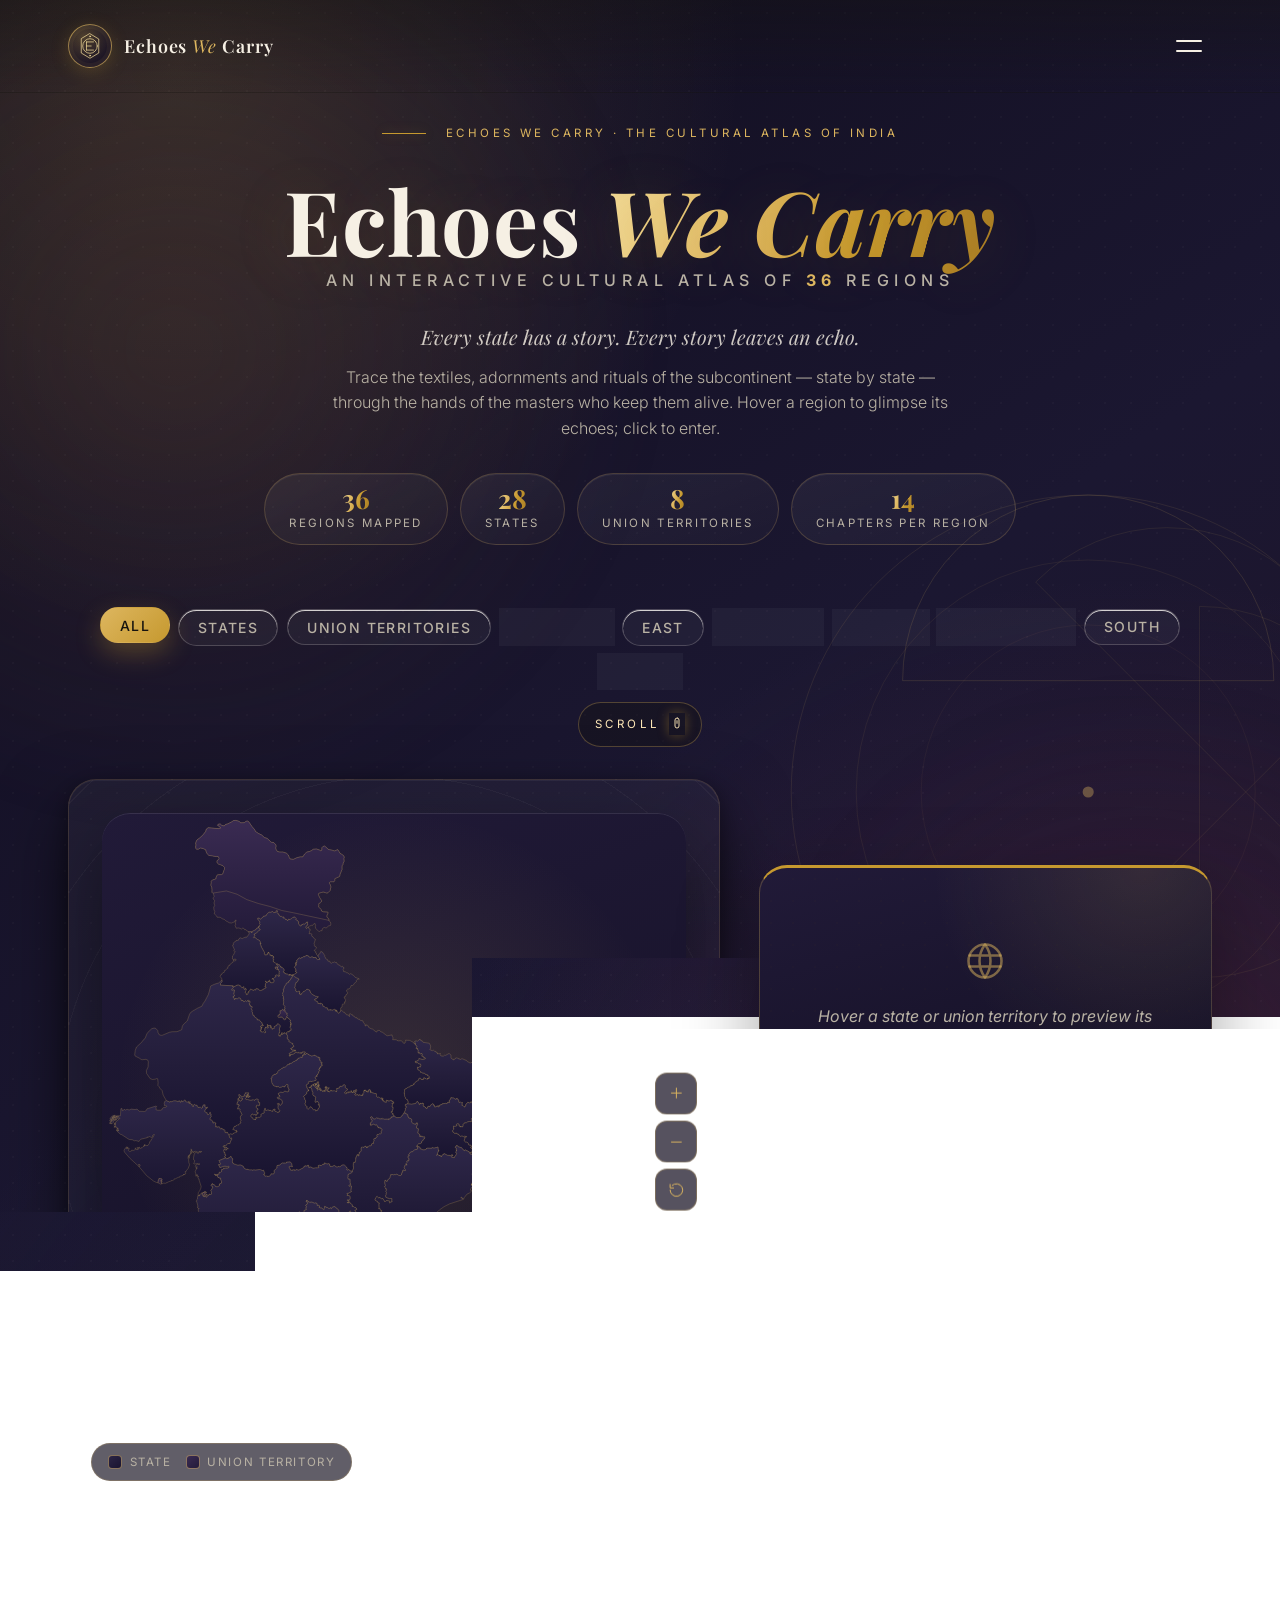
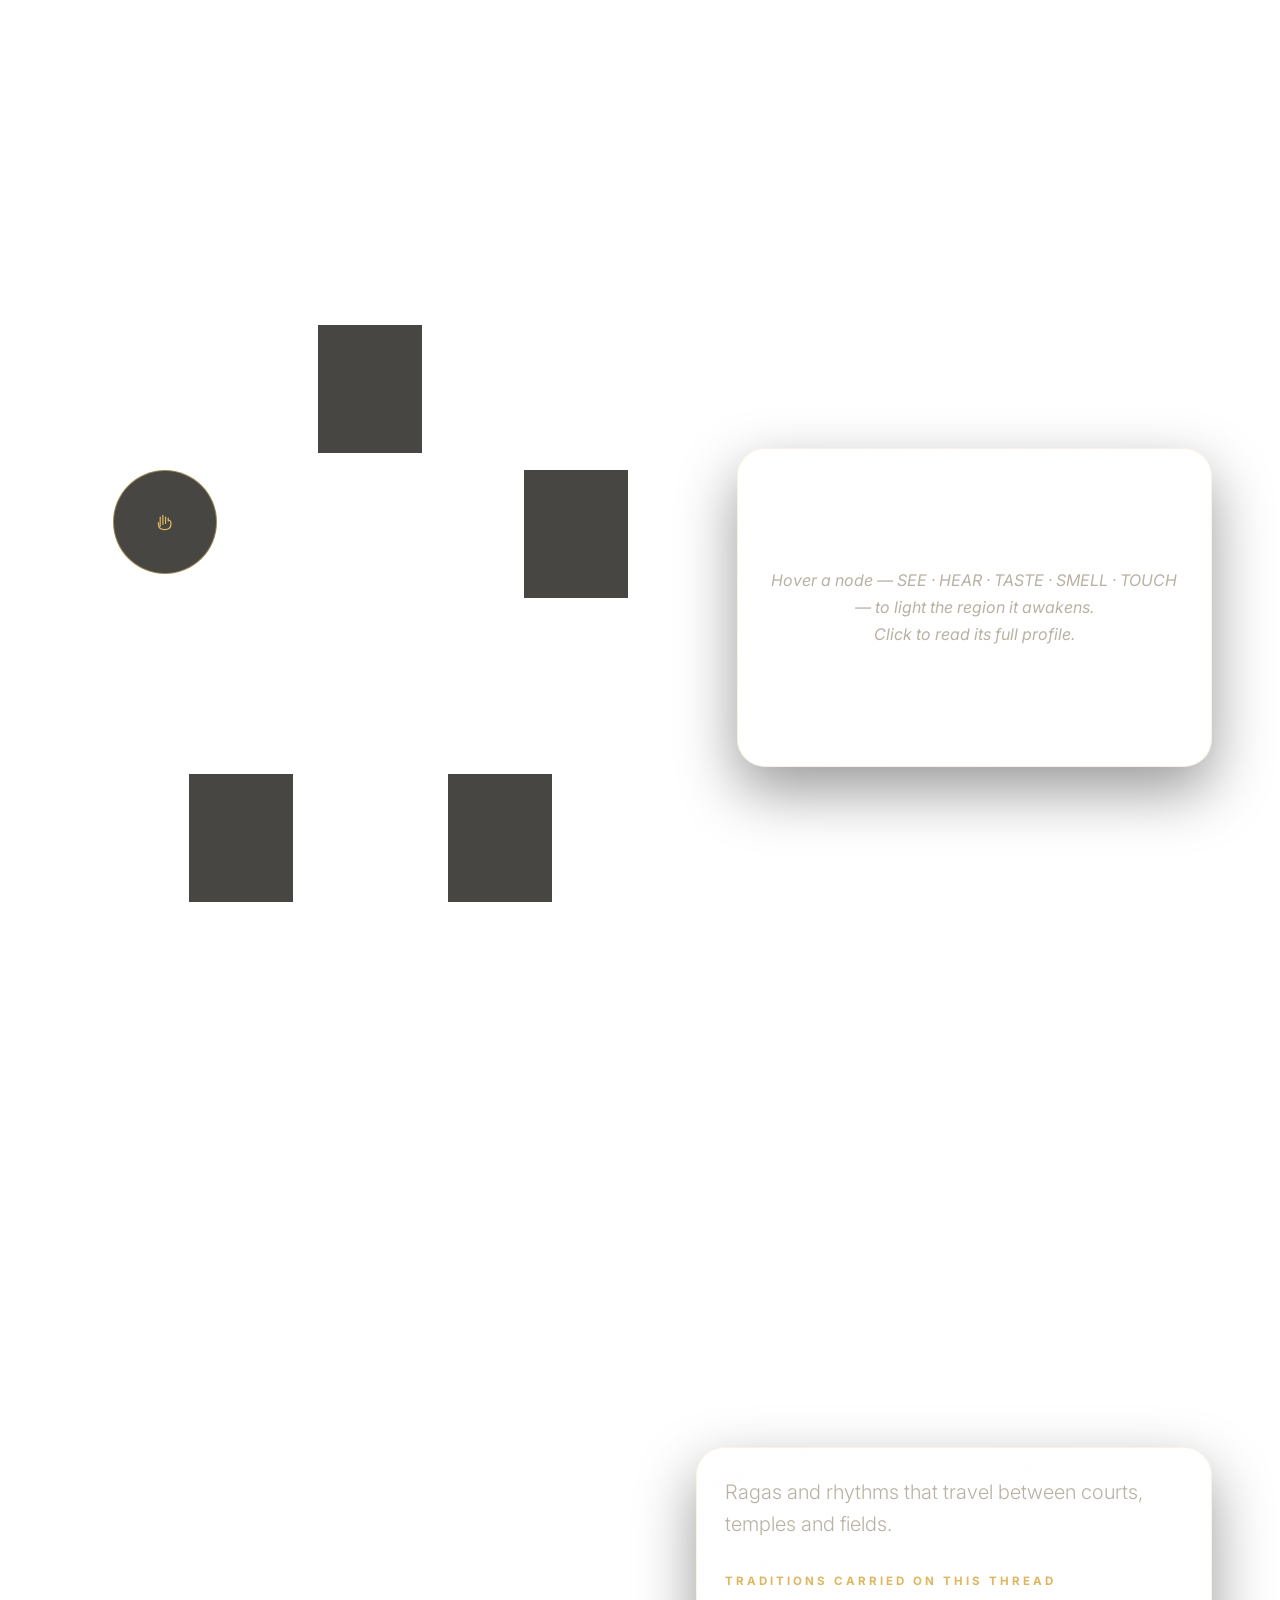
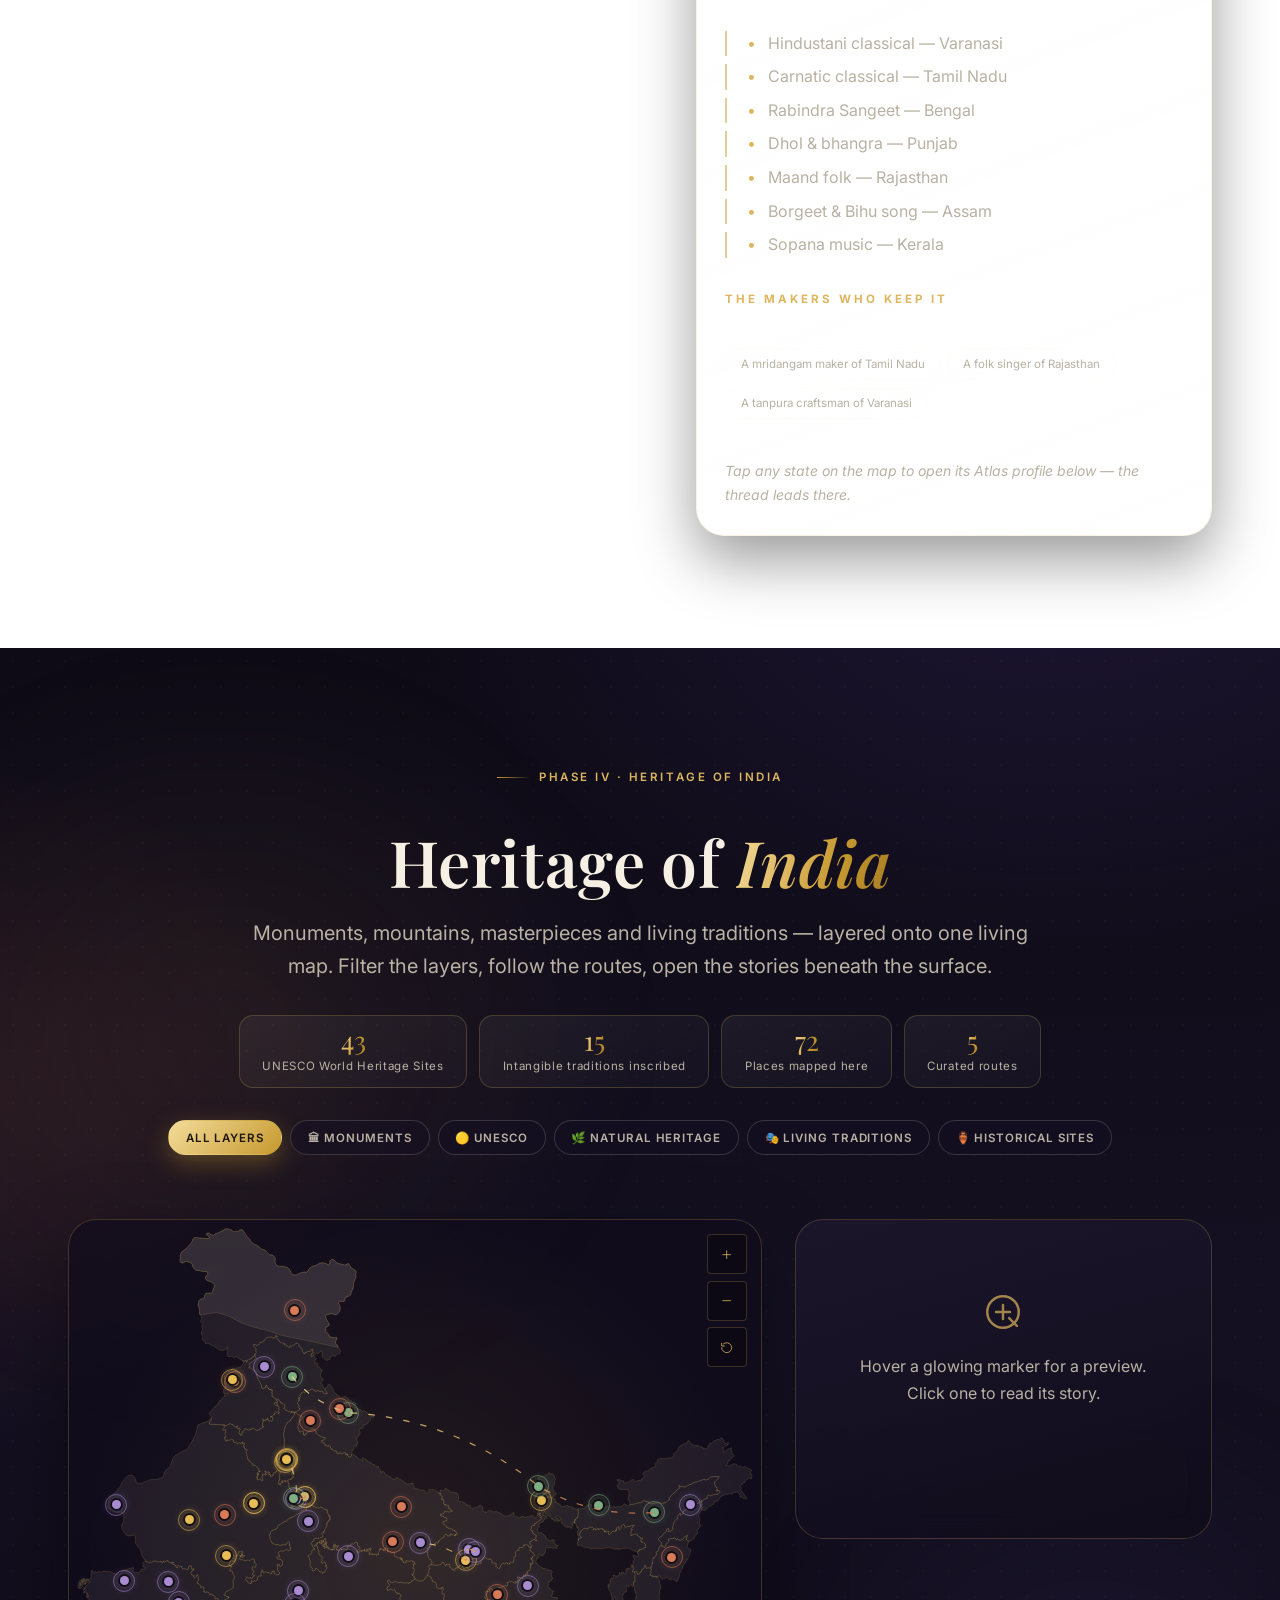
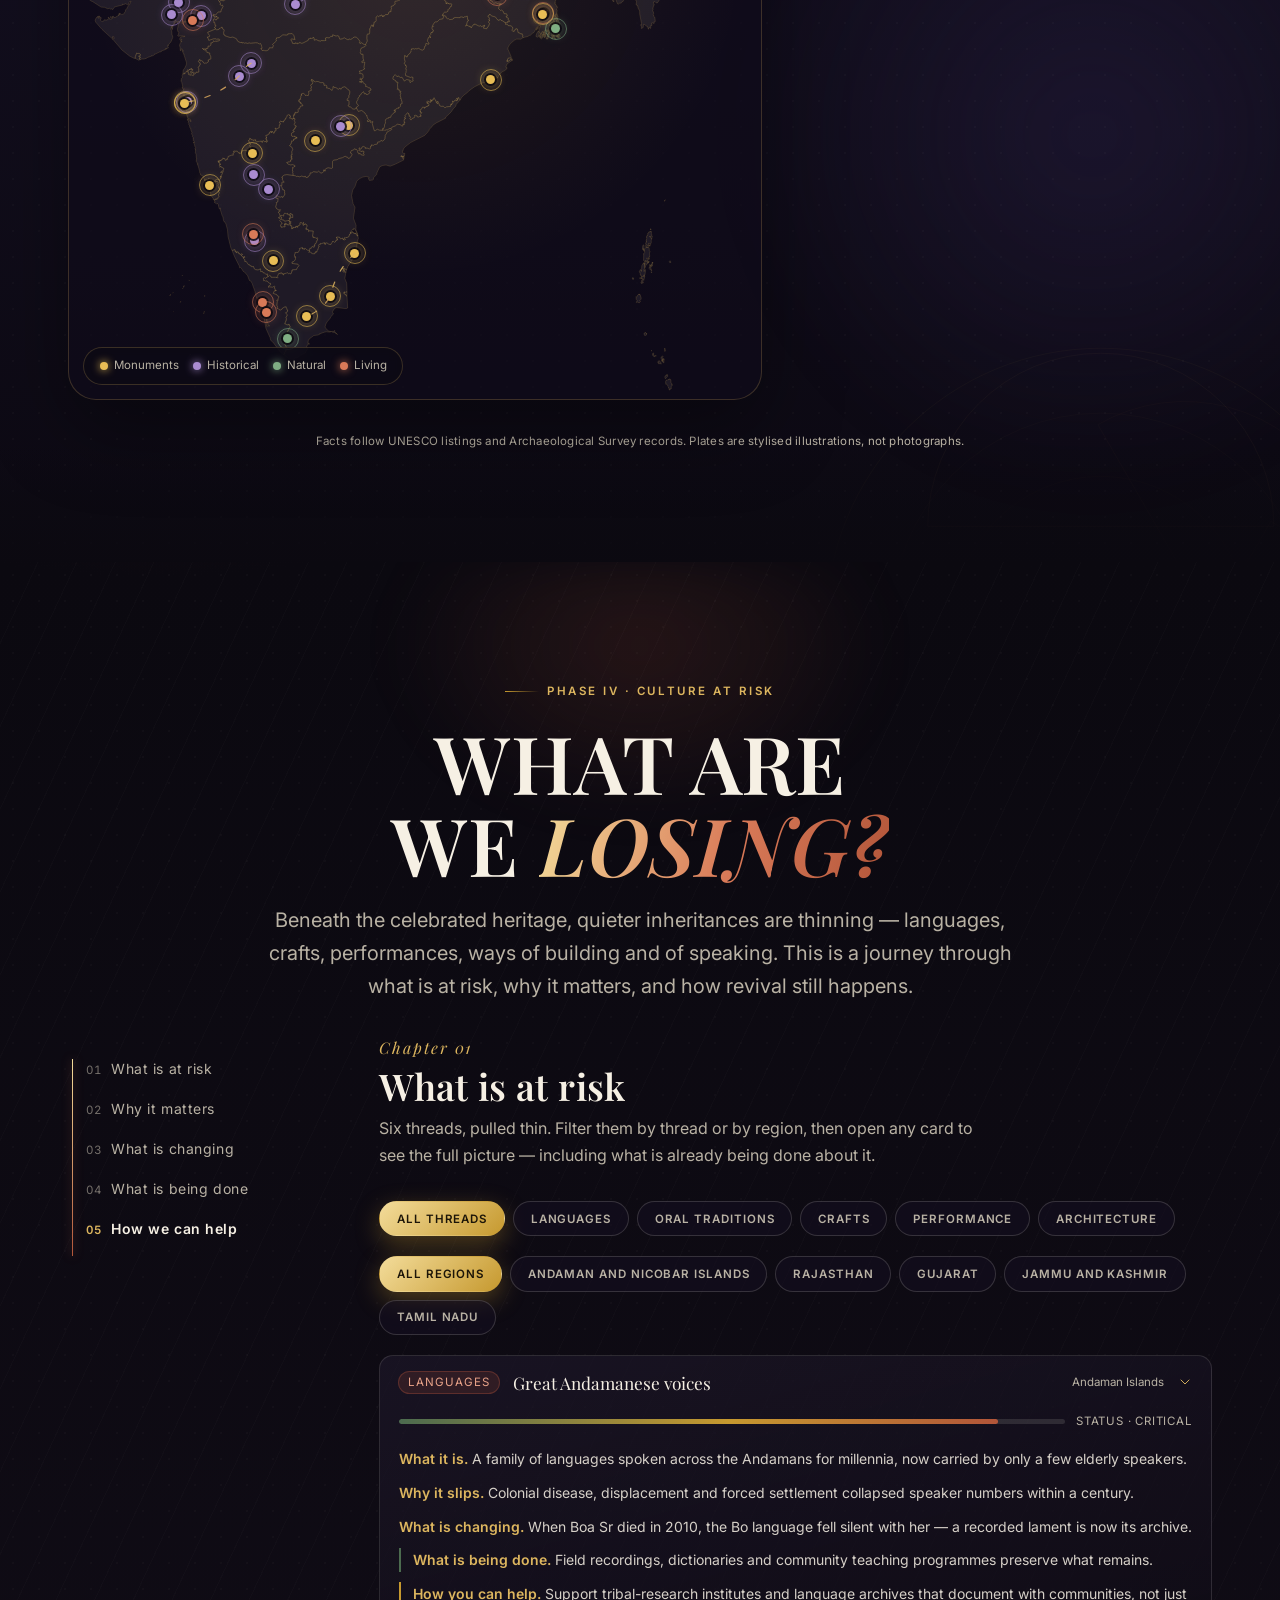
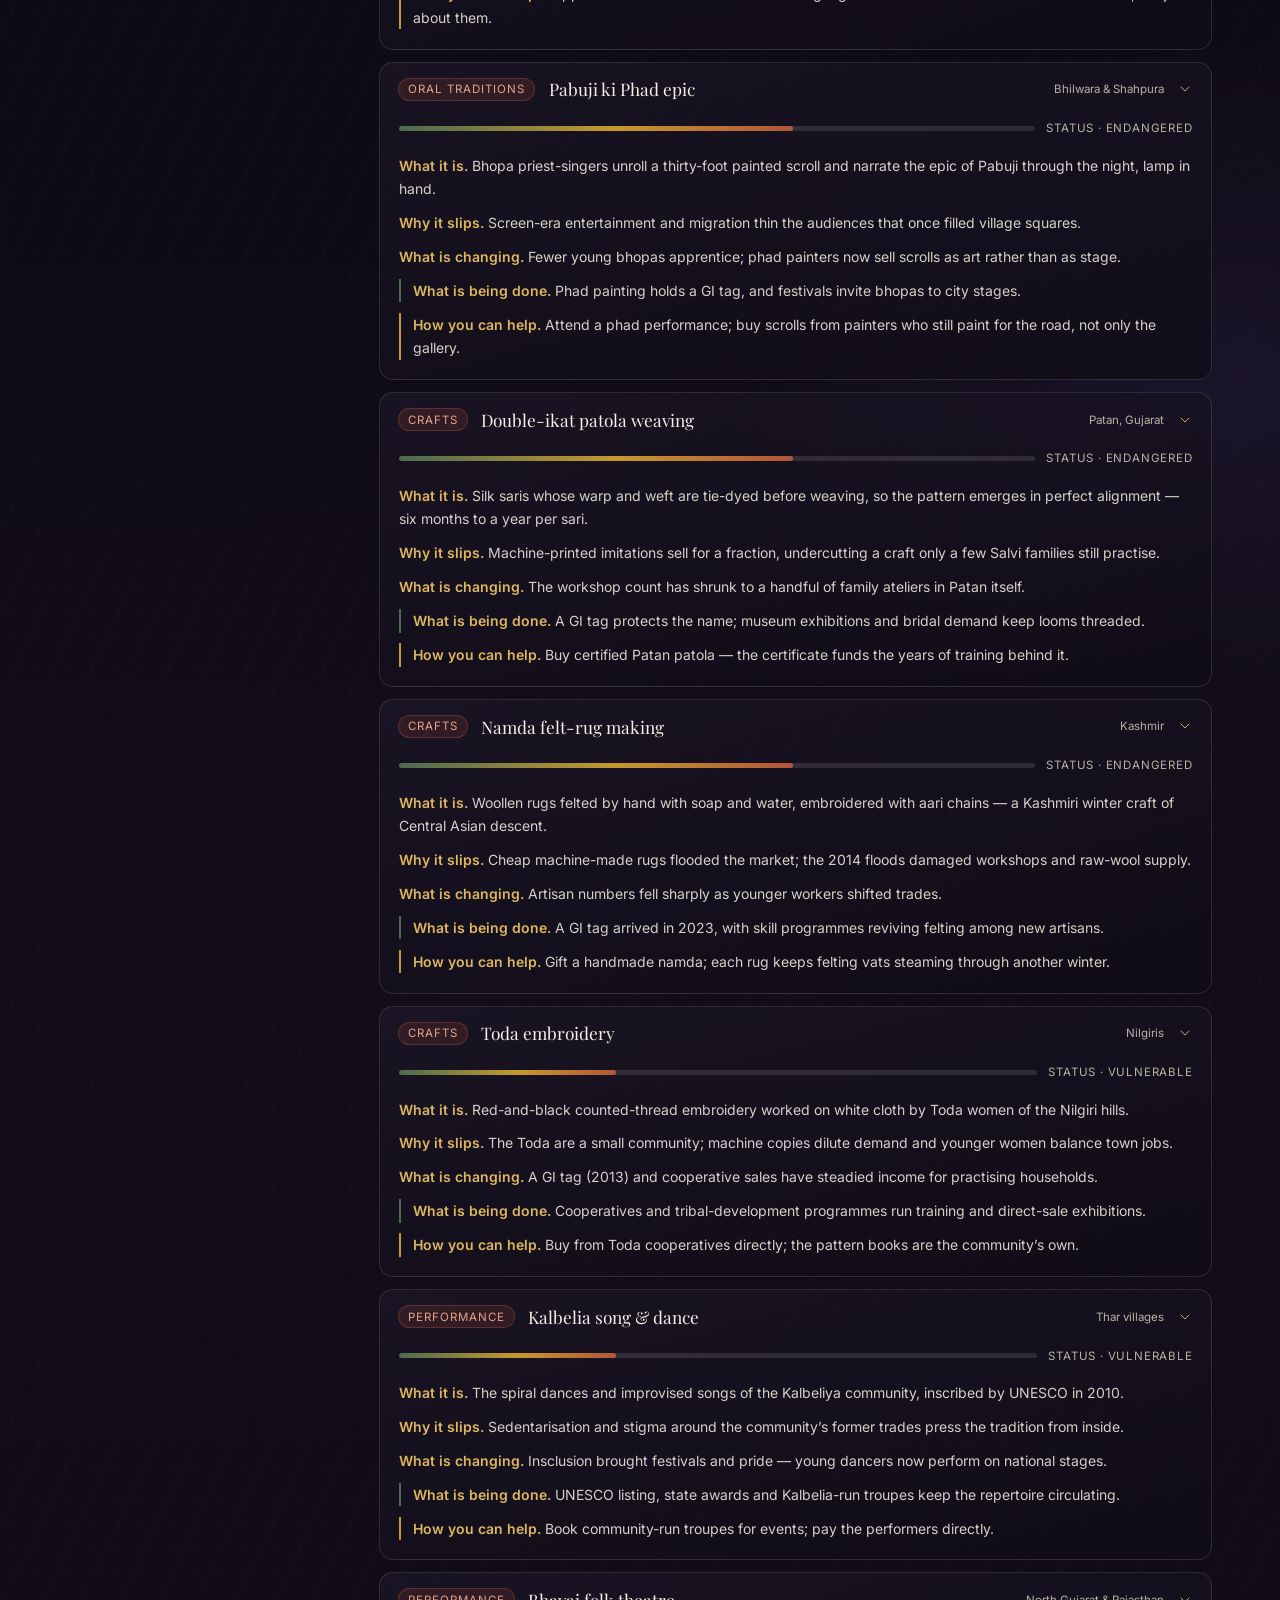
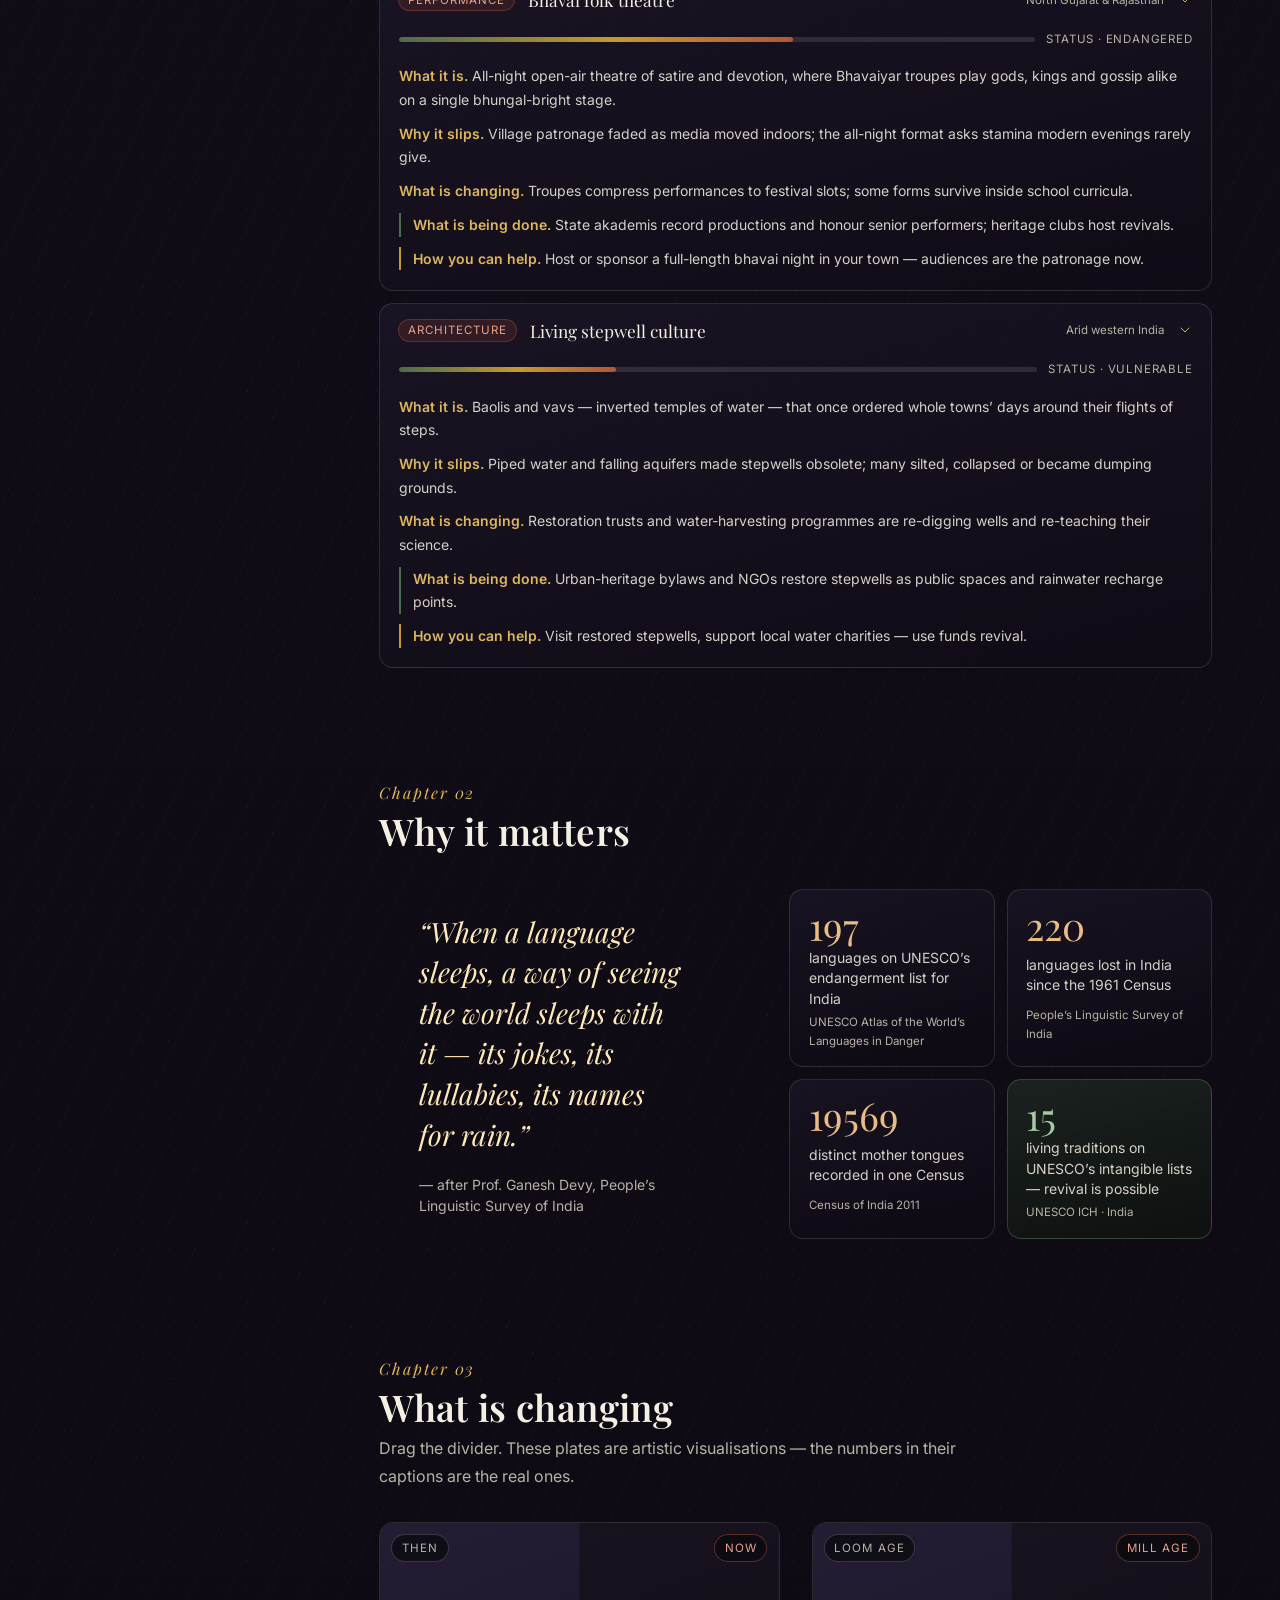
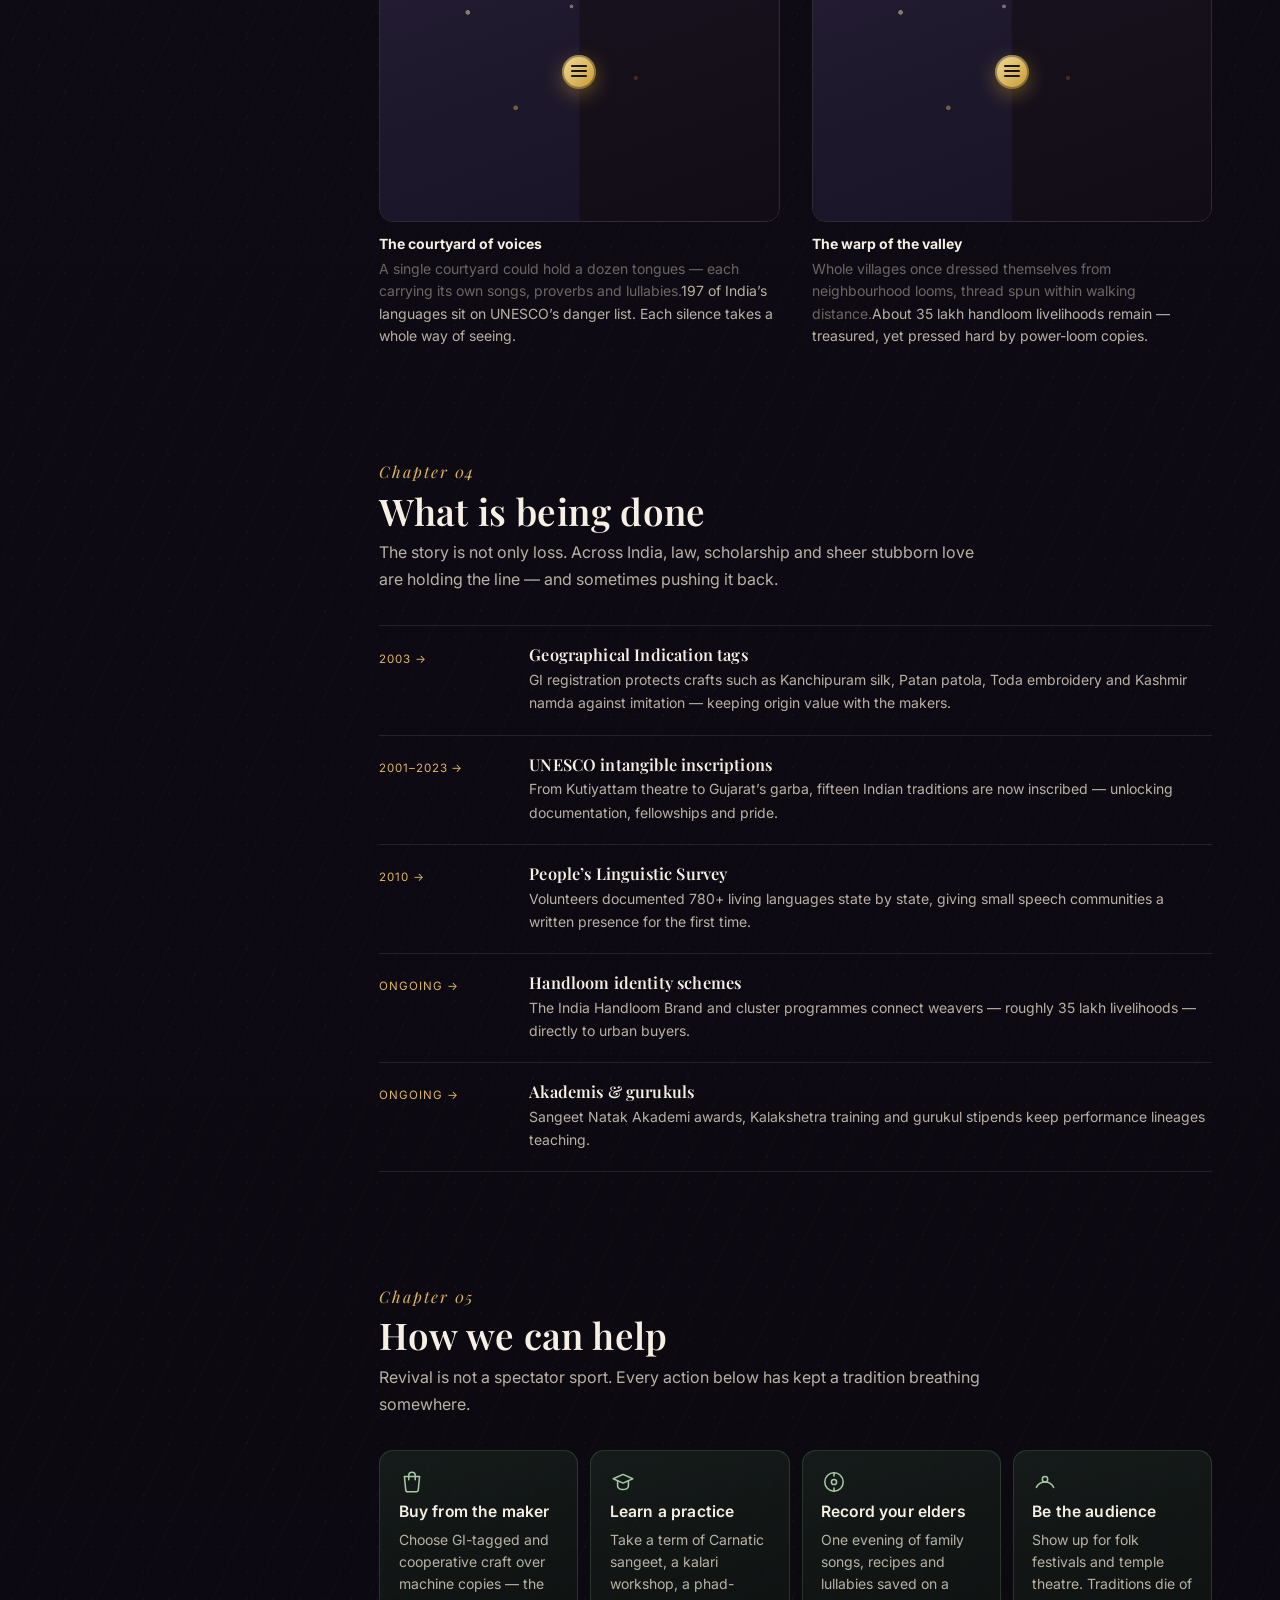
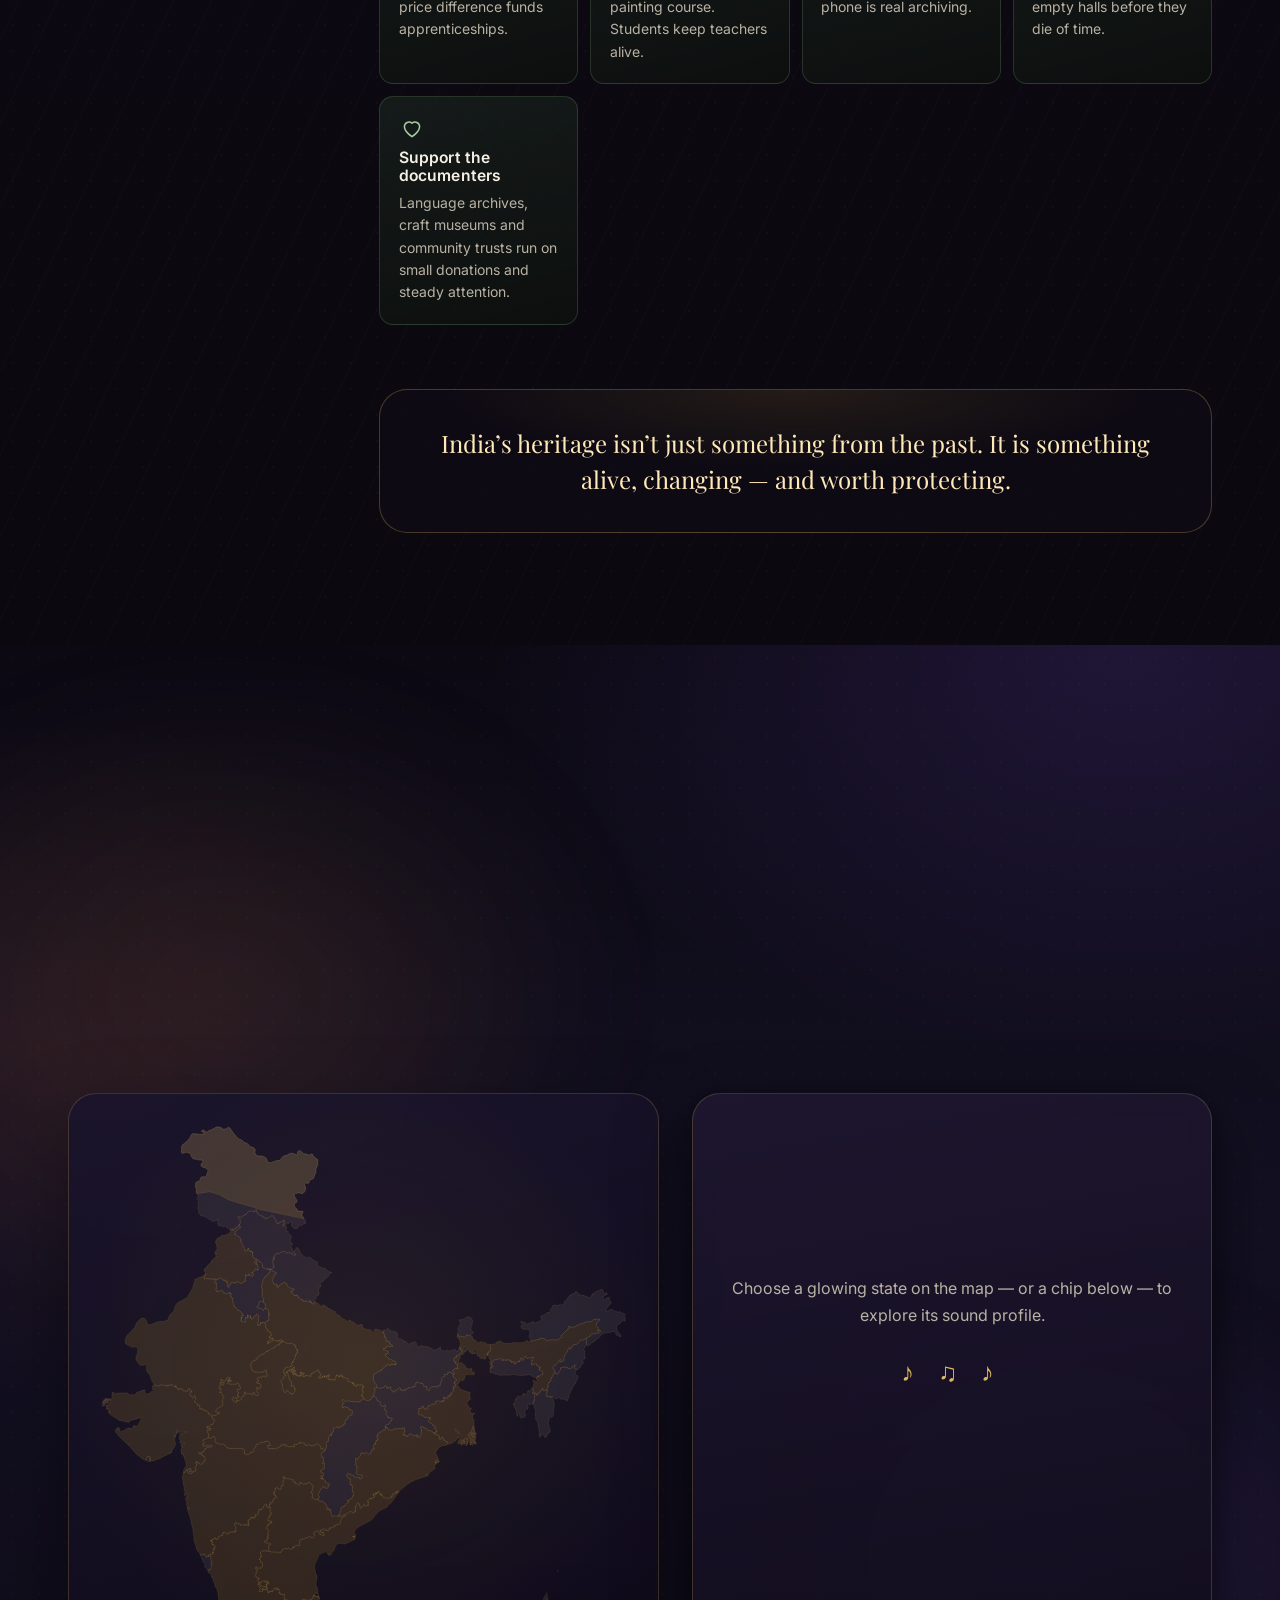
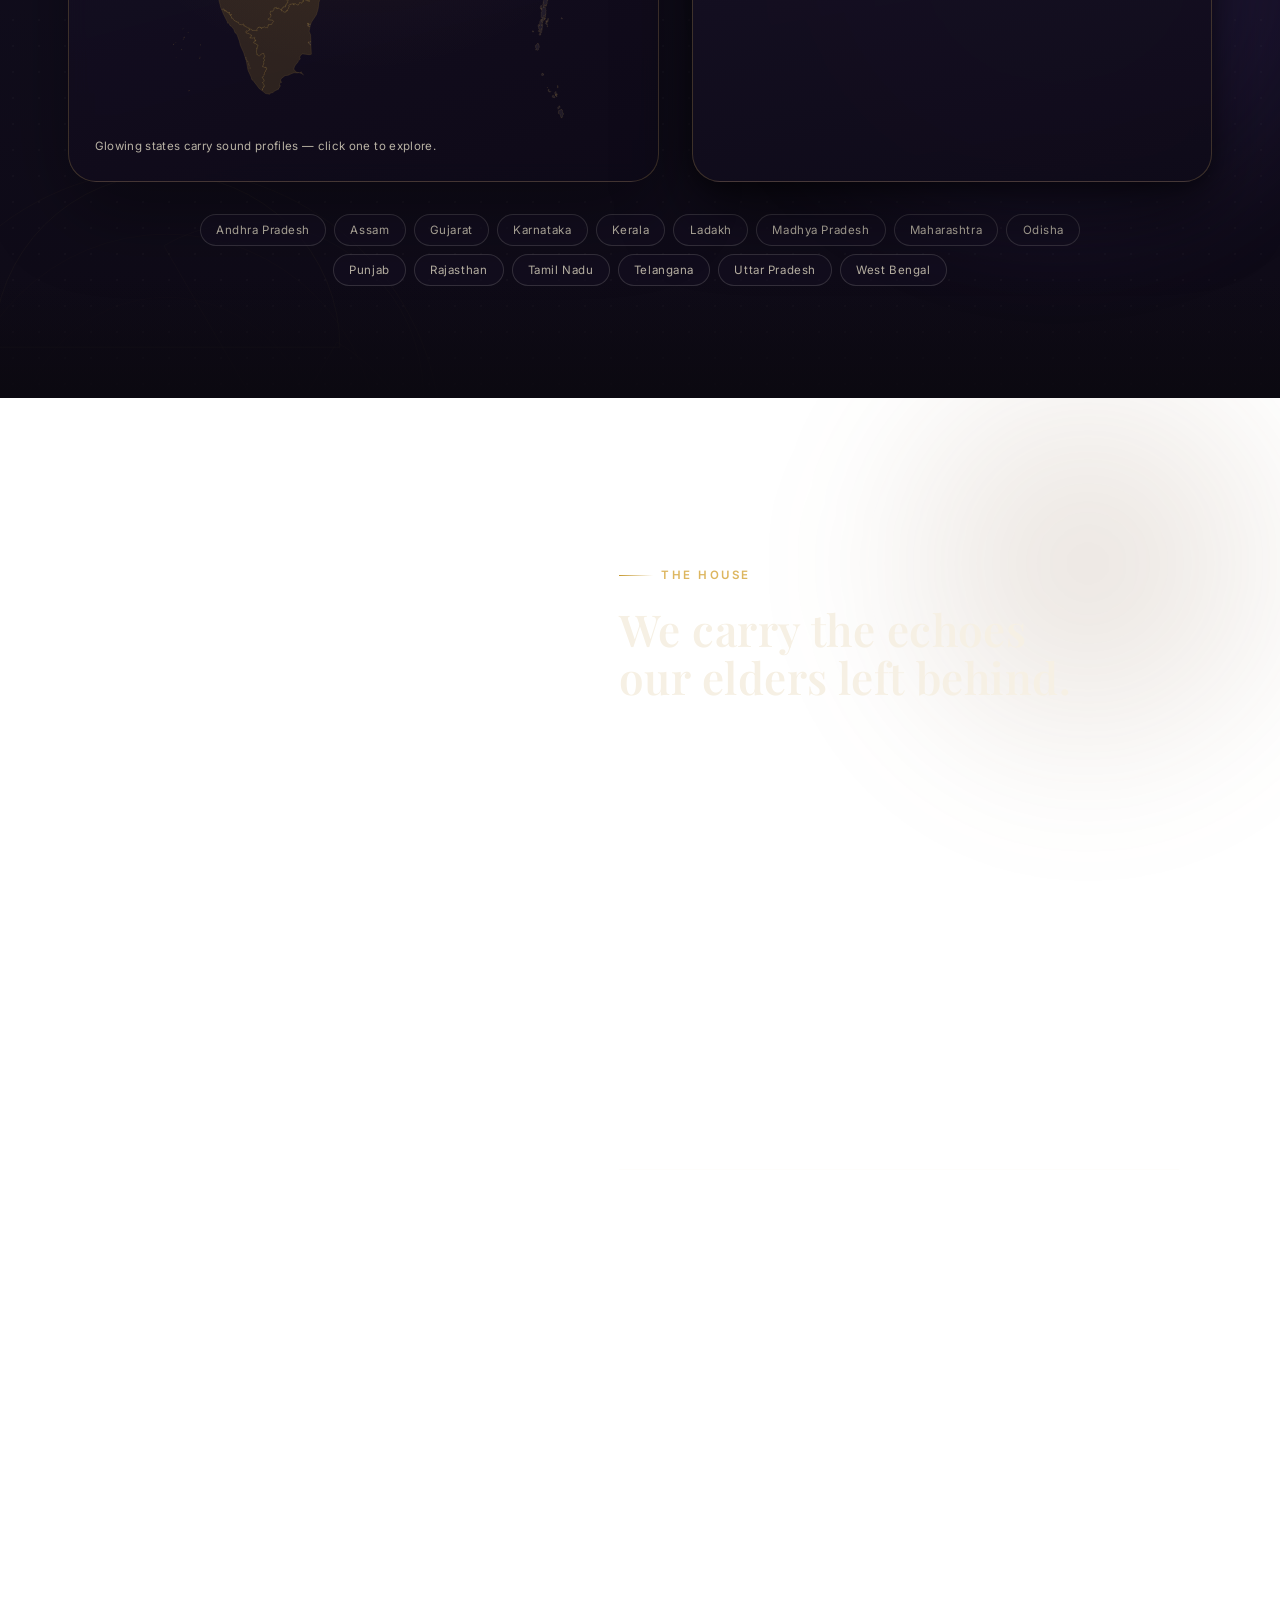
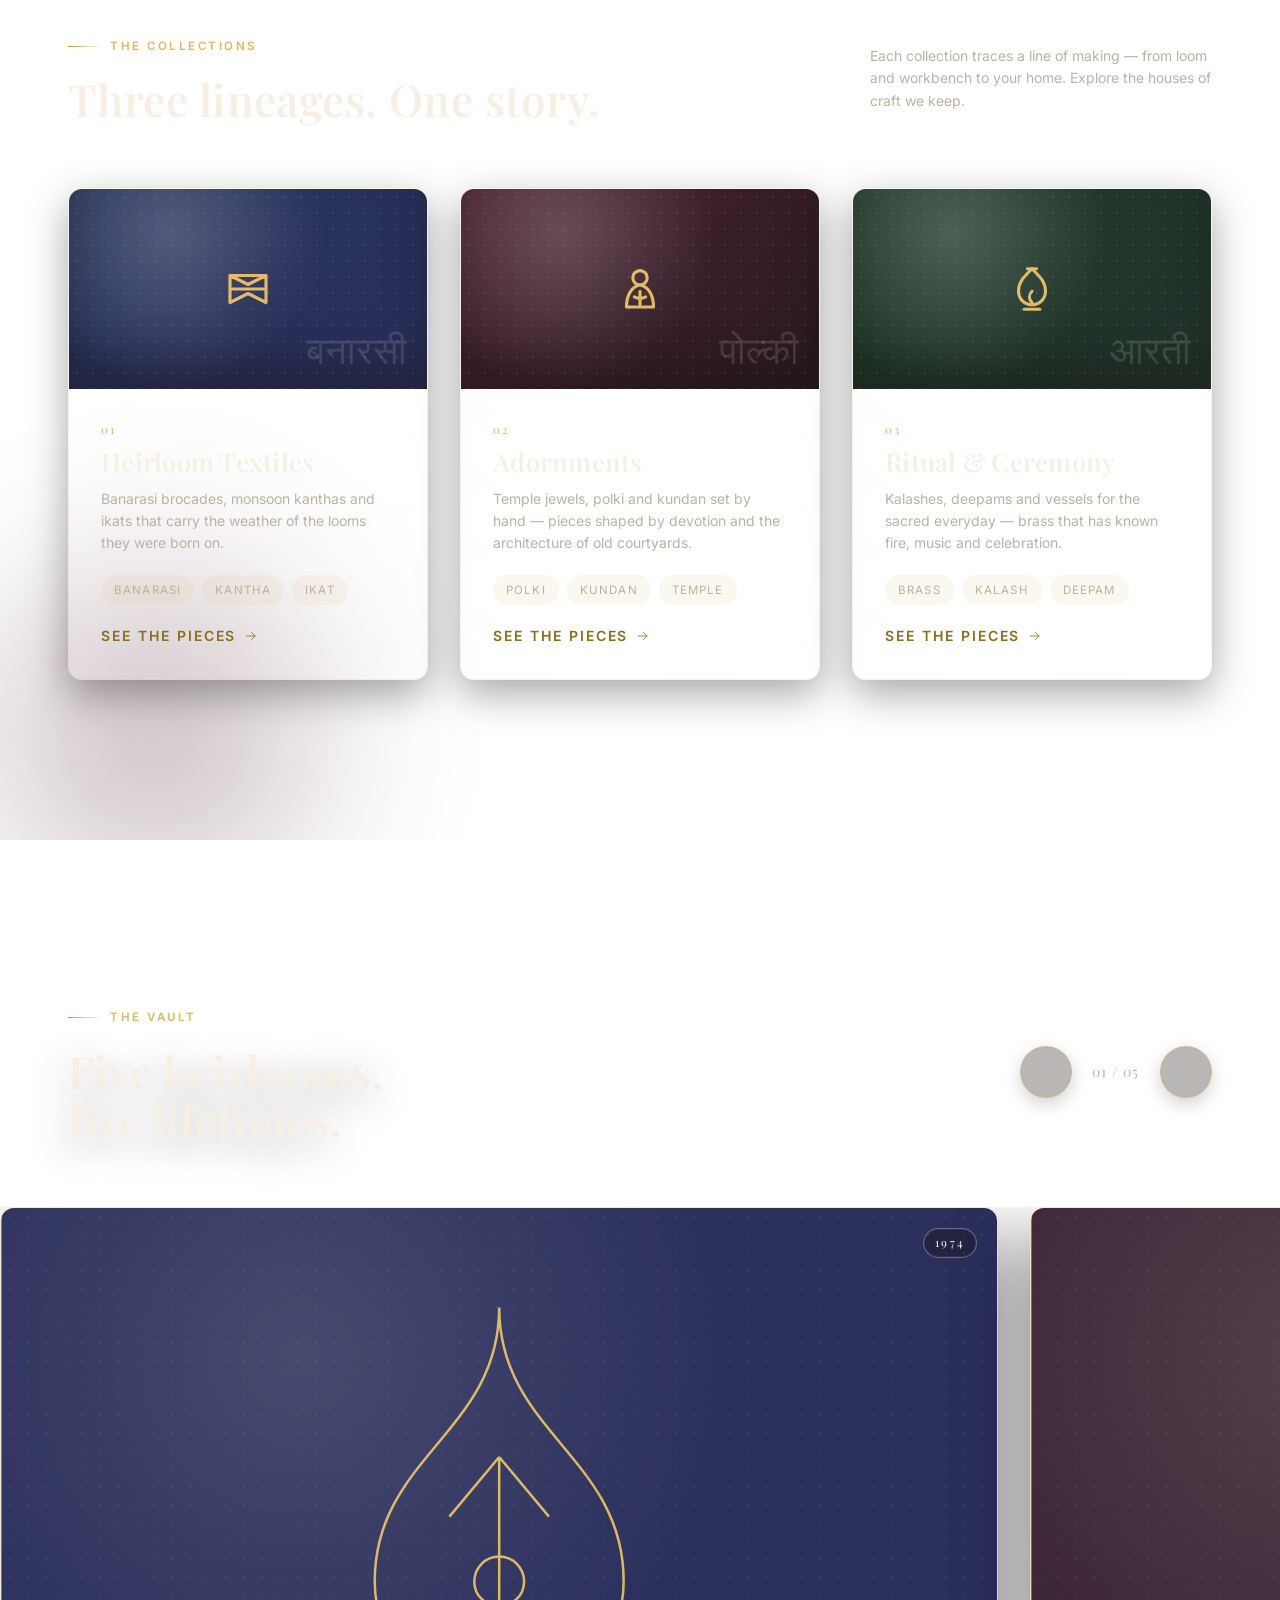
<file: index.html>
<!DOCTYPE html>
<html lang="en">
<head>
  <meta charset="UTF-8" />
  <meta name="viewport" content="width=device-width, initial-scale=1.0" />
  <meta name="description" content="Echoes We Carry — an interactive cultural atlas exploring India's states, stories, living traditions and heritage." />
  <meta name="theme-color" content="#0d0a15" />
  <title>Echoes We Carry — An Interactive Cultural Atlas of India</title>

  <!-- Fonts -->
  <link rel="preconnect" href="https://fonts.googleapis.com" />
  <link rel="preconnect" href="https://fonts.gstatic.com" crossorigin />
  <link href="https://fonts.googleapis.com/css2?family=Inter:wght@300;400;500;600&family=Playfair+Display:ital,wght@0,400;0,500;0,600;0,700;1,400;1,500&display=swap" rel="stylesheet" />

  <!-- Styles -->
  <link rel="stylesheet" href="css/variables.css" />
  <link rel="stylesheet" href="css/base.css" />
  <link rel="stylesheet" href="css/components.css" />
  <link rel="stylesheet" href="css/sections.css" />
  <link rel="stylesheet" href="css/responsive.css" />
  <link rel="stylesheet" href="css/atlas.css" />
  <link rel="stylesheet" href="css/experience.css" />
  <link rel="stylesheet" href="css/refinement.css" />
  <link rel="stylesheet" href="css/phase4.css" />
  <link rel="stylesheet" href="css/phase5.css" />
</head>

<body id="top">
  <!-- ============ PRELOADER ============ -->
  <div class="preloader" id="preloader" aria-hidden="true">
    <div class="preloader__inner">
      <span class="preloader__mark" aria-hidden="true"><svg viewBox="0 0 48 48" class="icon preloader__svg"><path d="M24 3 39 12v24L24 45 9 36V12Z"/><circle cx="24" cy="24" r="12.5"/><path d="M18 17v14M18 17h12M18 24h8M18 31h12"/><circle cx="24" cy="7.5" r="1"/><circle cx="24" cy="40.5" r="1"/></svg></span>
      <p class="preloader__wordmark" aria-hidden="true">
        <span>E</span><span>c</span><span>h</span><span>o</span><span>e</span><span>s</span>
      </p>
      <p class="preloader__sub">We&hairsp;·&hairsp;Carry</p>
      <span class="preloader__line" aria-hidden="true"></span>
    </div>
  </div>

  <!-- ============ SCROLL PROGRESS ============ -->
  <div class="scroll-progress" id="scroll-progress" aria-hidden="true"></div>

  <!-- ============ HEADER ============ -->
  <header class="site-header" id="site-header">
    <div class="container header__inner">
      <a href="#top" class="brand" aria-label="Echoes We Carry — home">
        <span class="brand__mark" aria-hidden="true">
          <svg viewBox="0 0 48 48" class="icon brand__svg"><path d="M24 3 39 12v24L24 45 9 36V12Z"/><circle cx="24" cy="24" r="12.5"/><path d="M18 17v14M18 17h12M18 24h8M18 31h12"/><circle cx="24" cy="7.5" r="1"/><circle cx="24" cy="40.5" r="1"/></svg>
        </span>
        <span class="brand__text">Echoes <em>We</em> Carry</span>
      </a>

      <nav class="primary-nav" id="primary-nav" aria-label="Primary">
        <ul class="primary-nav__list">
          <li><a href="#atlas" class="nav-link"><span data-text="Atlas">Atlas</span></a></li>
          <li><a href="#senses" class="nav-link"><span data-text="Five Senses">Five Senses</span></a></li>
          <li><a href="#threads" class="nav-link"><span data-text="Threads">Threads</span></a></li>
          <li><a href="#heritage" class="nav-link"><span data-text="Heritage">Heritage</span></a></li>
          <li><a href="#at-risk" class="nav-link"><span data-text="At Risk">At Risk</span></a></li>
          <li><a href="#sound" class="nav-link"><span data-text="Sound">Sound</span></a></li>
          <li><a href="#the-house" class="nav-link"><span data-text="The House">The House</span></a></li>
          <li><a href="#collections" class="nav-link"><span data-text="Collections">Collections</span></a></li>
          <li><a href="#vault" class="nav-link"><span data-text="The Vault">The Vault</span></a></li>
          <li><a href="#echoes" class="nav-link"><span data-text="Echoes">Echoes</span></a></li>
          <li><a href="#journal" class="nav-link"><span data-text="Journal">Journal</span></a></li>
          <li><a href="#story" class="nav-link"><span data-text="Your Story">Your Story</span></a></li>
        </ul>
        <a href="#story" class="btn btn-primary nav__cta">
          <span>Begin Your Story</span>
          <svg class="icon btn-arrow" viewBox="0 0 24 24"><path d="M4 12h15M13 6l6 6-6 6"/></svg>
        </a>
      </nav>

      <button class="nav-toggle" id="nav-toggle" type="button" aria-expanded="false" aria-controls="primary-nav mobile-menu" aria-label="Open menu">
        <span class="nav-toggle__bar"></span>
        <span class="nav-toggle__bar"></span>
      </button>
    </div>
  </header>

  <!-- ============ MOBILE MENU ============ -->
  <div class="mobile-menu" id="mobile-menu" aria-hidden="true">
    <div class="mobile-menu__art" aria-hidden="true"></div>
    <nav class="mobile-menu__nav" aria-label="Mobile">
      <ul class="mobile-menu__list">
        <li style="--i:0"><a href="#atlas" class="mobile-link"><span class="mobile-link__num">01</span><span class="mobile-link__txt">Atlas</span></a></li>
        <li style="--i:1"><a href="#senses" class="mobile-link"><span class="mobile-link__num">02</span><span class="mobile-link__txt">Five Senses</span></a></li>
        <li style="--i:2"><a href="#threads" class="mobile-link"><span class="mobile-link__num">03</span><span class="mobile-link__txt">Threads</span></a></li>
        <li style="--i:3"><a href="#heritage" class="mobile-link"><span class="mobile-link__num">04</span><span class="mobile-link__txt">Heritage</span></a></li>
        <li style="--i:4"><a href="#at-risk" class="mobile-link"><span class="mobile-link__num">05</span><span class="mobile-link__txt">At Risk</span></a></li>
        <li style="--i:5"><a href="#sound" class="mobile-link"><span class="mobile-link__num">06</span><span class="mobile-link__txt">Sound</span></a></li>
        <li style="--i:6"><a href="#the-house" class="mobile-link"><span class="mobile-link__num">07</span><span class="mobile-link__txt">The House</span></a></li>
        <li style="--i:7"><a href="#collections" class="mobile-link"><span class="mobile-link__num">08</span><span class="mobile-link__txt">Collections</span></a></li>
        <li style="--i:8"><a href="#vault" class="mobile-link"><span class="mobile-link__num">09</span><span class="mobile-link__txt">The Vault</span></a></li>
        <li style="--i:9"><a href="#echoes" class="mobile-link"><span class="mobile-link__num">10</span><span class="mobile-link__txt">Echoes</span></a></li>
        <li style="--i:10"><a href="#journal" class="mobile-link"><span class="mobile-link__num">11</span><span class="mobile-link__txt">Journal</span></a></li>
        <li style="--i:11"><a href="#join" class="mobile-link"><span class="mobile-link__num">12</span><span class="mobile-link__txt">The Correspondence</span></a></li>
        <li style="--i:12"><a href="#story" class="mobile-link"><span class="mobile-link__num">13</span><span class="mobile-link__txt">Begin Your Story</span></a></li>
      </ul>
    </nav>
  </div>

  <main>
    <!-- ============ ATLAS HERO - UNION ECHOES ============ -->
    <section class="atlas" id="atlas" aria-label="Union Echoes - the cultural atlas of India">
      <div class="atlas__bg" aria-hidden="true">
        <div class="atlas__aurora"></div>
        <div class="atlas__grain"></div>
        <svg class="atlas__motif" viewBox="0 0 800 800" preserveAspectRatio="xMidYMid slice" focusable="false">
          <g fill="none" stroke="currentColor">
            <circle cx="400" cy="400" r="320" opacity="0.3" />
            <circle cx="400" cy="400" r="250" opacity="0.22" />
            <circle cx="400" cy="400" r="180" opacity="0.15" />
            <path d="M400 80 a 200 200 0 0 1 200 200 l -400 0 a 200 200 0 0 1 200 -200 Z" opacity="0.4" />
            <path d="M400 80 a 200 200 0 0 1 200 200 l -400 0 a 200 200 0 0 1 200 -200 Z" opacity="0.25" transform="rotate(45 400 400)" />
            <path d="M400 80 a 200 200 0 0 1 200 200 l -400 0 a 200 200 0 0 1 200 -200 Z" opacity="0.25" transform="rotate(90 400 400)" />
            <path d="M400 80 a 200 200 0 0 1 200 200 l -400 0 a 200 200 0 0 1 200 -200 Z" opacity="0.25" transform="rotate(135 400 400)" />
            <circle cx="400" cy="400" r="6" fill="currentColor" stroke="none" />
          </g>
        </svg>
      </div>

      <div class="container atlas__inner">
        <header class="atlas-masthead">
          <p class="hero__eyebrow atlas-masthead__eyebrow">
            <span class="hero__eyebrow-line"></span>
            Echoes We Carry &middot; The Cultural Atlas of India
          </p>
          <h1 class="atlas-masthead__title">
            Echoes <em>We Carry</em>
            <span class="atlas-masthead__subline">An interactive cultural atlas of <strong>36</strong> regions</span>
          </h1>
          <p class="atlas-masthead__quote">Every state has a story. Every story leaves an echo.</p>
          <p class="atlas-masthead__lede">
            Trace the textiles, adornments and rituals of the subcontinent &mdash; state by state &mdash;
            through the hands of the masters who keep them alive. Hover a region to glimpse its echoes; click to enter.
          </p>
          <ul class="atlas-stats" aria-label="The atlas at a glance">
            <li class="atlas-stat"><span class="atlas-stat__num" data-count="36">36</span><span class="atlas-stat__label">Regions mapped</span></li>
            <li class="atlas-stat"><span class="atlas-stat__num" data-count="28">28</span><span class="atlas-stat__label">States</span></li>
            <li class="atlas-stat"><span class="atlas-stat__num" data-count="8">8</span><span class="atlas-stat__label">Union territories</span></li>
            <li class="atlas-stat"><span class="atlas-stat__num" data-count="14">14</span><span class="atlas-stat__label">Chapters per region</span></li>
          </ul>
        </header>

        <div class="atlas-toolbar" role="toolbar" aria-label="Filter regions">
          <div class="atlas-filters">
            <button type="button" class="filter-btn is-active" data-filter="all" aria-pressed="true">All</button>
            <button type="button" class="filter-btn" data-filter="state" aria-pressed="false">States</button>
            <button type="button" class="filter-btn" data-filter="ut" aria-pressed="false">Union Territories</button>
          </div>
          <a href="#senses" class="hero__scrollcue atlas__scrollcue" aria-label="Scroll to The Five Senses of India">
            <span class="hero__scrollcue-txt">Scroll</span>
            <svg class="icon hero__scrollcue-icon" viewBox="0 0 24 24"><rect x="9" y="3" width="6" height="15" rx="3"/><path d="M12 7v4"/></svg>
          </a>
        </div>

        <div class="atlas-stage">
          <figure class="atlas-map-wrap">
            <div class="atlas-map" id="atlas-map"></div>
            <div class="atlas-legend" aria-hidden="true">
              <span class="atlas-legend__item"><i class="atlas-legend__swatch atlas-legend__swatch--state"></i>State</span>
              <span class="atlas-legend__item"><i class="atlas-legend__swatch atlas-legend__swatch--ut"></i>Union territory</span>
            </div>
            <div class="atlas-zoom">
              <button type="button" class="atlas-zoom__btn" id="atlas-zoom-in" aria-label="Zoom in"><svg class="icon" viewBox="0 0 24 24"><path d="M12 5v14M5 12h14"/></svg></button>
              <button type="button" class="atlas-zoom__btn" id="atlas-zoom-out" aria-label="Zoom out"><svg class="icon" viewBox="0 0 24 24"><path d="M5 12h14"/></svg></button>
              <button type="button" class="atlas-zoom__btn" id="atlas-zoom-reset" aria-label="Reset view"><svg class="icon" viewBox="0 0 24 24"><path d="M3 12a9 9 0 1 0 3-6.7"/><path d="M3 4v5h5"/></svg></button>
            </div>
          </figure>

          <aside class="atlas-panel" id="atlas-panel" aria-live="polite" aria-atomic="true">
            <div class="atlas-panel__placeholder">
              <svg class="icon atlas-panel__glyph" viewBox="0 0 24 24" aria-hidden="true"><circle cx="12" cy="12" r="9"/><path d="M3.6 9h16.8M3.6 15h16.8M12 3a15 15 0 0 1 0 18M12 3a15 15 0 0 0 0 18"/></svg>
              <p class="atlas-panel__hint">Hover a state or union territory to preview its echoes.<br />Click to read its full profile.</p>
            </div>
          </aside>
        </div>

        <div id="atlas-announcer" class="visually-hidden" aria-live="polite" aria-atomic="true"></div>
      </div>

    </section>

    <!-- ============ THE FIVE SENSES ============ -->
    <section class="section senses" id="senses">
      <div class="container">
        <header class="section-head">
          <div>
            <p class="section-eyebrow">The Five Senses of India</p>
            <h2 class="section-title">Culture begins where the senses remember.</h2>
          </div>
          <p class="senses__lede">Choose a sense to trace the places, materials and rituals it awakens.</p>
        </header>
        <div class="senses__grid">
          <div class="senses__stage">
            <div class="senses__map" id="senses-map"></div>
            <div class="senses__nodes" role="list" aria-label="Five senses">
              <button class="sense-node" type="button" data-sense="see" style="--x:50%;--y:12%" aria-label=""><span class="sense-node__icon"></span><span class="sense-node__label"></span></button>
              <button class="sense-node" type="button" data-sense="hear" style="--x:88%;--y:36%" aria-label=""><span class="sense-node__icon"></span><span class="sense-node__label"></span></button>
              <button class="sense-node" type="button" data-sense="taste" style="--x:74%;--y:86%" aria-label=""><span class="sense-node__icon"></span><span class="sense-node__label"></span></button>
              <button class="sense-node" type="button" data-sense="smell" style="--x:26%;--y:86%" aria-label=""><span class="sense-node__icon"></span><span class="sense-node__label"></span></button>
              <button class="sense-node" type="button" data-sense="touch" style="--x:12%;--y:36%" aria-label=""><span class="sense-node__icon"></span><span class="sense-node__label"></span></button>
            </div>
          </div>
          <aside class="senses__panel" id="senses-panel" aria-live="polite"><div class="senses__placeholder"><p>Hover a node to light the region it awakens. Click to read its full profile.</p></div></aside>
        </div>
      </div>
    </section>

    <!-- ============ THREADS ============ -->
    <section class="section threads" id="threads">
      <div class="container">
        <header class="section-head">
          <div>
            <p class="section-eyebrow">Threads That Connect Us</p>
            <h2 class="section-title">One tradition, many places.</h2>
          </div>
          <p class="threads__lede">Follow the living threads that move through regions, generations and hands.</p>
        </header>
        <div class="threads__cats" id="threads-cats" role="toolbar" aria-label="Cultural threads"></div>
        <div class="threads__layout">
          <div class="threads__map" id="threads-map"></div>
          <aside class="threads__info" id="threads-info" aria-live="polite"></aside>
        </div>
      </div>
    </section>

    <!-- ============ PHASE 4 · HERITAGE OF INDIA ============ -->
    <section class="hmap" id="heritage" aria-label="Heritage of India - an interactive heritage map">
      <div class="hmap__aurora" aria-hidden="true"></div>
      <div class="p4-grain" aria-hidden="true"></div>
      <svg class="hmap__motif" viewBox="0 0 800 800" preserveAspectRatio="xMidYMid slice" focusable="false" aria-hidden="true">
        <g fill="none" stroke="currentColor">
          <circle cx="400" cy="400" r="330" opacity="0.3" />
          <circle cx="400" cy="400" r="252" opacity="0.2" />
          <circle cx="400" cy="400" r="176" opacity="0.14" />
          <path d="M400 76 a 208 208 0 0 1 208 208 l -416 0 a 208 208 0 0 1 208 -208 Z" opacity="0.35" />
          <path d="M400 76 a 208 208 0 0 1 208 208 l -416 0 a 208 208 0 0 1 208 -208 Z" opacity="0.2" transform="rotate(60 400 400)" />
          <path d="M400 76 a 208 208 0 0 1 208 208 l -416 0 a 208 208 0 0 1 208 -208 Z" opacity="0.2" transform="rotate(120 400 400)" />
          <circle cx="400" cy="400" r="6" fill="currentColor" stroke="none" />
        </g>
      </svg>

      <div class="container hmap__inner">
        <header class="hmap-masthead" data-reveal>
          <p class="section-eyebrow section-eyebrow--light">Phase IV &middot; Heritage of India</p>
          <h2 class="hmap-masthead__title">Heritage of <em>India</em></h2>
          <p class="hmap-masthead__lede">
            Monuments, mountains, masterpieces and living traditions &mdash; layered onto one living map.
            Filter the layers, follow the routes, open the stories beneath the surface.
          </p>
          <ul class="hmap-stats" aria-label="The heritage layer at a glance">
            <li class="hmap-stat"><span class="hmap-stat__num" data-hcount="43">43</span><span class="hmap-stat__label">UNESCO World Heritage Sites</span></li>
            <li class="hmap-stat"><span class="hmap-stat__num" data-hcount="15">15</span><span class="hmap-stat__label">Intangible traditions inscribed</span></li>
            <li class="hmap-stat"><span class="hmap-stat__num" data-count-for="all">64</span><span class="hmap-stat__label">Places mapped here</span></li>
            <li class="hmap-stat"><span class="hmap-stat__num" data-hcount="5">5</span><span class="hmap-stat__label">Curated routes</span></li>
          </ul>
        </header>

        <div class="hmap-toolbar" data-reveal data-reveal-delay="1">
          <div class="p4-filters" id="heritage-filters" role="toolbar" aria-label="Heritage layers"></div>
        </div>

        <div class="hmap-stage">
          <figure class="hmap-map-wrap" data-reveal data-reveal-delay="2">
            <div class="hmap-map" id="heritage-map"></div>
            <div class="hm-legend" aria-hidden="true">
              <span class="hm-legend__item"><i class="hm-legend__swatch hm-legend__swatch--monument"></i>Monuments</span>
              <span class="hm-legend__item"><i class="hm-legend__swatch hm-legend__swatch--historic"></i>Historical</span>
              <span class="hm-legend__item"><i class="hm-legend__swatch hm-legend__swatch--natural"></i>Natural</span>
              <span class="hm-legend__item"><i class="hm-legend__swatch hm-legend__swatch--living"></i>Living</span>
            </div>
            <div class="hmap-zoom">
              <button type="button" id="hm-zoom-in" aria-label="Zoom in"><svg class="icon" viewBox="0 0 24 24"><path d="M12 5v14M5 12h14"/></svg></button>
              <button type="button" id="hm-zoom-out" aria-label="Zoom out"><svg class="icon" viewBox="0 0 24 24"><path d="M5 12h14"/></svg></button>
              <button type="button" id="hm-zoom-reset" aria-label="Reset view"><svg class="icon" viewBox="0 0 24 24"><path d="M3 12a9 9 0 1 0 3-6.7"/><path d="M3 4v5h5"/></svg></button>
            </div>
          </figure>

          <aside class="hmap-panel" id="heritage-panel" aria-live="polite" data-reveal data-reveal-delay="2"></aside>
        </div>

        <p class="p4-note">Facts follow UNESCO listings and Archaeological Survey records. Plates are stylised illustrations, not photographs.</p>
      </div>
      <p class="visually-hidden" id="heritage-live" role="status" aria-live="polite"></p>
    </section>
    <!-- ====== END PHASE 4 · HERITAGE ====== -->

    <!-- ============ PHASE 4 · CULTURE AT RISK ============ -->
    <section class="risk" id="at-risk" aria-label="What are we losing - culture at risk">
      <div class="risk__glow" aria-hidden="true"></div>
      <div class="p4-grain" aria-hidden="true"></div>

      <div class="container risk-intro">
        <p class="section-eyebrow section-eyebrow--light">Phase IV &middot; Culture at Risk</p>
        <h2 class="risk-intro__title" data-reveal>WHAT ARE WE <em>LOSING?</em></h2>
        <p class="risk-intro__lede" data-reveal data-reveal-delay="1">
          Beneath the celebrated heritage, quieter inheritances are thinning &mdash; languages, crafts,
          performances, ways of building and of speaking. This is a journey through what is at risk,
          why it matters, and how revival still happens.
        </p>
      </div>

      <div class="container risk-journey">
        <nav class="risk-rail" id="risk-rail" aria-label="Chapters of culture at risk">
          <ol>
            <span id="risk-progress" aria-hidden="true"></span>
            <li><a href="#risk-ch-1" class="is-active"><span class="risk-rail__num">01</span>What is at risk</a></li>
            <li><a href="#risk-ch-2"><span class="risk-rail__num">02</span>Why it matters</a></li>
            <li><a href="#risk-ch-3"><span class="risk-rail__num">03</span>What is changing</a></li>
            <li><a href="#risk-ch-4"><span class="risk-rail__num">04</span>What is being done</a></li>
            <li><a href="#risk-ch-5"><span class="risk-rail__num">05</span>How we can help</a></li>
          </ol>
        </nav>

        <div class="risk-chapters">
          <!-- CH 1 -->
          <article class="risk-chapter" id="risk-ch-1">
            <header class="risk-ch__head">
              <p class="risk-ch__num">Chapter 01</p>
              <h3 class="risk-ch__title">What is at risk</h3>
              <p class="risk-ch__lede">
                Six threads, pulled thin. Filter them by thread or by region, then open any card
                to see the full picture &mdash; including what is already being done about it.
              </p>
            </header>
            <div class="risk-filters-row" id="risk-filters" role="toolbar" aria-label="Filter risk cards by thread"></div>
            <div class="risk-filters-row" id="risk-states" role="toolbar" aria-label="Filter risk cards by region"></div>
            <div id="risk-grid"></div>
          </article>

          <!-- CH 2 -->
          <article class="risk-chapter" id="risk-ch-2">
            <header class="risk-ch__head">
              <p class="risk-ch__num">Chapter 02</p>
              <h3 class="risk-ch__title">Why it matters</h3>
            </header>
            <div class="risk-editorial">
              <blockquote class="risk-quote">
                &ldquo;When a language sleeps, a way of seeing the world sleeps with it &mdash;
                its jokes, its lullabies, its names for rain.&rdquo;
                <cite>&mdash; after Prof. Ganesh Devy, People&rsquo;s Linguistic Survey of India</cite>
              </blockquote>
              <div id="risk-counters"></div>
            </div>
          </article>

          <!-- CH 3 -->
          <article class="risk-chapter" id="risk-ch-3">
            <header class="risk-ch__head">
              <p class="risk-ch__num">Chapter 03</p>
              <h3 class="risk-ch__title">What is changing</h3>
              <p class="risk-ch__lede">
                Drag the divider. These plates are artistic visualisations &mdash; the numbers in their
                captions are the real ones.
              </p>
            </header>
            <div id="risk-compare"></div>
          </article>

          <!-- CH 4 -->
          <article class="risk-chapter" id="risk-ch-4">
            <header class="risk-ch__head">
              <p class="risk-ch__num">Chapter 04</p>
              <h3 class="risk-ch__title">What is being done</h3>
              <p class="risk-ch__lede">
                The story is not only loss. Across India, law, scholarship and sheer stubborn love are
                holding the line &mdash; and sometimes pushing it back.
              </p>
            </header>
            <ul id="risk-efforts"></ul>
          </article>

          <!-- CH 5 -->
          <article class="risk-chapter" id="risk-ch-5">
            <header class="risk-ch__head">
              <p class="risk-ch__num">Chapter 05</p>
              <h3 class="risk-ch__title">How we can help</h3>
              <p class="risk-ch__lede">
                Revival is not a spectator sport. Every action below has kept a tradition breathing somewhere.
              </p>
            </header>
            <div id="risk-actions"></div>
            <div class="risk-close" data-p4-reveal>
              <p>
                India&rsquo;s heritage isn&rsquo;t just something from the past.
                It is something alive, changing &mdash; and worth protecting.
              </p>
            </div>
          </article>
        </div>
      </div>
    </section>
    <!-- ====== END PHASE 4 · CULTURE AT RISK ====== -->

    <!-- ============ PHASE 4 · SOUND OF INDIA ============ -->
    <section class="sound" id="sound" aria-label="Sound of India - an interactive audio journey">
      <div class="sound__aurora" aria-hidden="true"></div>
      <div class="p4-grain" aria-hidden="true"></div>
      <svg class="sound__motif" viewBox="0 0 800 800" preserveAspectRatio="xMidYMid slice" focusable="false" aria-hidden="true">
        <g fill="none" stroke="currentColor">
          <circle cx="400" cy="400" r="330" opacity="0.3" />
          <circle cx="400" cy="400" r="252" opacity="0.2" />
          <circle cx="400" cy="400" r="176" opacity="0.14" />
          <path d="M400 76 a 208 208 0 0 1 208 208 l -416 0 a 208 208 0 0 1 208 -208 Z" opacity="0.35" />
          <path d="M400 76 a 208 208 0 0 1 208 208 l -416 0 a 208 208 0 0 1 208 -208 Z" opacity="0.2" transform="rotate(60 400 400)" />
          <path d="M400 76 a 208 208 0 0 1 208 208 l -416 0 a 208 208 0 0 1 208 -208 Z" opacity="0.2" transform="rotate(120 400 400)" />
          <circle cx="400" cy="400" r="6" fill="currentColor" stroke="none" />
        </g>
      </svg>

      <div class="container sound__inner">
        <header class="sound-masthead" data-reveal>
          <p class="section-eyebrow section-eyebrow--light">Phase IV &middot; Sound of India</p>
          <h2 class="sound-masthead__title">Every region has a <em>rhythm of its own.</em></h2>
          <p class="sound-masthead__lede">
            Choose a glowing state to explore its soundscape: classical lineages, folk forms,
            the instruments that make them, the festivals they belong to.
          </p>
        </header>

        <div class="sound-stage">
          <figure class="sound-map-card" data-reveal data-reveal-delay="1">
            <div id="sound-map" aria-label="Map of regions with sound profiles"></div>
            <figcaption class="sound-map-hint">Glowing states carry sound profiles &mdash; click one to explore.</figcaption>
          </figure>

          <aside class="sound-deck" id="sound-deck" aria-live="polite" data-reveal data-reveal-delay="1"></aside>
        </div>

        <div class="sound-chips-row">
          <div id="sound-chips" role="toolbar" aria-label="Jump to a regional sound"></div>
        </div>

      </div>
      <p class="visually-hidden" id="sound-live" role="status" aria-live="polite"></p>
    </section>
    <!-- ====== END PHASE 4 · SOUND OF INDIA ====== -->

    <!-- ============ THE HOUSE / ABOUT ============ -->
    <section class="section about" id="the-house">
      <div class="container about__grid">
        <div class="about__media" data-reveal>
          <div class="about__frame">
            <div class="about__art" aria-hidden="true">
              <svg class="about__art-svg" viewBox="0 0 200 260" preserveAspectRatio="none">
                <defs>
                  <linearGradient id="artGrad" x1="0" y1="0" x2="1" y2="1">
                    <stop offset="0" stop-color="var(--color-indigo)"/>
                    <stop offset="1" stop-color="var(--color-charcoal-deep)"/>
                  </linearGradient>
                </defs>
                <rect width="200" height="260" fill="url(#artGrad)"/>
                <g fill="none" stroke="var(--color-gold)" stroke-width="0.8" opacity="0.55">
                  <path d="M100 20 C 100 55, 62 66, 62 108 A 38 38 0 0 0 138 108 C 138 66, 100 55, 100 20 Z"/>
                  <path d="M100 66 c -14 6 -22 18 -22 34 M100 66 c 14 6 22 18 22 34" />
                  <path d="M100 150 v 78 M100 150 l -24 34 M100 150 l 24 34" />
                  <circle cx="100" cy="150" r="30" />
                  <circle cx="100" cy="150" r="18" />
                  <path d="M30 240 h 140 M34 250 h 132" />
                </g>
                <text x="100" y="92" text-anchor="middle" font-family="Georgia, serif" font-size="22" fill="var(--color-ivory)" opacity="0.9">शुभ</text>
              </svg>
              <span class="about__art-caption">The founding loom — Varanasi, 1962</span>
            </div>
            <div class="about__badge">
              <span class="about__badge-year">1962</span>
              <span class="about__badge-txt">Est. on the ghats of Varanasi</span>
            </div>
          </div>
        </div>

        <div class="about__content">
          <p class="section-eyebrow" data-reveal>The House</p>
          <h2 class="section-title" data-reveal>We carry the echoes our elders left behind.</h2>
          <p class="about__copy" data-reveal>
            Three generations ago, our founders began collecting the silks, jewels and
            ritual objects that were disappearing from family chests across India — not
            to archive them, but to keep them alive. Every piece in our house is
            documented, restored and, wherever possible, re-woven by the same artisan
            families who first made it.
          </p>
          <p class="about__copy" data-reveal>
            Today the atelier works with forty-eight master hands across twelve regions —
            from the brocade looms of Banaras to the temple workshops of the South —
            translating old craft into heirlooms that belong to the future.
          </p>
          <blockquote class="about__quote" data-reveal>
            <p>“An heirloom is a conversation across time. We simply keep the line open.”</p>
            <cite>— Amrita &amp; Raghav Sen, custodians</cite>
          </blockquote>
          <div class="about__stats">
            <div class="stat" data-reveal>
              <span class="stat__number"><span class="stat__num" data-count-to="1200">0</span><span class="stat__suffix">+</span></span>
              <span class="stat__label">Heirlooms catalogued</span>
            </div>
            <div class="stat" data-reveal>
              <span class="stat__number"><span class="stat__num" data-count-to="48">0</span></span>
              <span class="stat__label">Master artisans</span>
            </div>
            <div class="stat" data-reveal>
              <span class="stat__number"><span class="stat__num" data-count-to="12">0</span></span>
              <span class="stat__label">Regions of India</span>
            </div>
            <div class="stat" data-reveal>
              <span class="stat__number"><span class="stat__num" data-count-to="3">0</span></span>
              <span class="stat__label">Generations of care</span>
            </div>
          </div>
        </div>
      </div>
    </section>


    <!-- ============ COLLECTIONS ============ -->
    <section class="section collections" id="collections">
      <div class="container">
        <header class="section-head">
          <div>
            <p class="section-eyebrow" data-reveal>The Collections</p>
            <h2 class="section-title" data-reveal>Three lineages. One story.</h2>
          </div>
          <p class="section-head__note" data-reveal>
            Each collection traces a line of making — from loom and workbench to your
            home. Explore the houses of craft we keep.
          </p>
        </header>

        <div class="collections__grid">
          <article class="collection-card" data-reveal>
            <div class="collection-card__media collection-card__media--textiles" aria-hidden="true">
              <svg class="icon collection-card__icon" viewBox="0 0 24 24"><path d="M4 6h16M4 6v12M20 6v12M4 6l8 4 8-4M4 18l8-4 8 4M4 12h16"/></svg>
              <span class="collection-card__monogram">बनारसी</span>
            </div>
            <div class="collection-card__body">
              <span class="collection-card__index">01</span>
              <h3 class="collection-card__title">Heirloom Textiles</h3>
              <p class="collection-card__copy">
                Banarasi brocades, monsoon kanthas and ikats that carry the weather of
                the looms they were born on.
              </p>
              <ul class="collection-card__tags">
                <li>Banarasi</li><li>Kantha</li><li>Ikat</li>
              </ul>
              <a href="#vault" class="text-link">
                <span>See the pieces</span>
                <svg class="icon text-link__arrow" viewBox="0 0 24 24"><path d="M4 12h15M13 6l6 6-6 6"/></svg>
              </a>
            </div>
          </article>

          <article class="collection-card" data-reveal data-reveal-delay="1">
            <div class="collection-card__media collection-card__media--adornments" aria-hidden="true">
              <svg class="icon collection-card__icon" viewBox="0 0 24 24"><circle cx="12" cy="7" r="3.2"/><path d="M12 10.2 C 8 11 6 15 6 20 h12 c 0-5-2-9-6-9.8Z"/><path d="M12 13v6M9.5 15.5c1.6.8 3.4.8 5 0"/></svg>
              <span class="collection-card__monogram">पोल्की</span>
            </div>
            <div class="collection-card__body">
              <span class="collection-card__index">02</span>
              <h3 class="collection-card__title">Adornments</h3>
              <p class="collection-card__copy">
                Temple jewels, polki and kundan set by hand — pieces shaped by devotion
                and the architecture of old courtyards.
              </p>
              <ul class="collection-card__tags">
                <li>Polki</li><li>Kundan</li><li>Temple</li>
              </ul>
              <a href="#vault" class="text-link">
                <span>See the pieces</span>
                <svg class="icon text-link__arrow" viewBox="0 0 24 24"><path d="M4 12h15M13 6l6 6-6 6"/></svg>
              </a>
            </div>
          </article>

          <article class="collection-card" data-reveal data-reveal-delay="2">
            <div class="collection-card__media collection-card__media--ritual" aria-hidden="true">
              <svg class="icon collection-card__icon" viewBox="0 0 24 24"><path d="M12 3c-4 4-6 6-6 10a6 6 0 0 0 12 0c0-4-2-6-6-10Z"/><path d="M12 13c-1.5 1.5-1.5 3.5 0 5"/><path d="M10 3h4M8.5 21h7"/></svg>
              <span class="collection-card__monogram">आरती</span>
            </div>
            <div class="collection-card__body">
              <span class="collection-card__index">03</span>
              <h3 class="collection-card__title">Ritual &amp; Ceremony</h3>
              <p class="collection-card__copy">
                Kalashes, deepams and vessels for the sacred everyday — brass that has
                known fire, music and celebration.
              </p>
              <ul class="collection-card__tags">
                <li>Brass</li><li>Kalash</li><li>Deepam</li>
              </ul>
              <a href="#vault" class="text-link">
                <span>See the pieces</span>
                <svg class="icon text-link__arrow" viewBox="0 0 24 24"><path d="M4 12h15M13 6l6 6-6 6"/></svg>
              </a>
            </div>
          </article>
        </div>
      </div>
    </section>


    <!-- ============ THE VAULT (CAROUSEL) ============ -->
    <section class="section vault" id="vault">
      <div class="container">
        <header class="section-head section-head--split">
          <div>
            <p class="section-eyebrow section-eyebrow--light" data-reveal>The Vault</p>
            <h2 class="section-title section-title--light" data-reveal>Five heirlooms, five lifetimes.</h2>
          </div>
          <div class="vault__controls" data-reveal>
            <button class="carousel-btn" id="vault-prev" type="button" aria-label="Previous heirloom">
              <svg class="icon" viewBox="0 0 24 24"><path d="M20 12H5M11 6l-6 6 6 6"/></svg>
            </button>
            <span class="vault__counter" aria-live="polite">
              <span id="vault-index">01</span> / <span id="vault-total">05</span>
            </span>
            <button class="carousel-btn" id="vault-next" type="button" aria-label="Next heirloom">
              <svg class="icon" viewBox="0 0 24 24"><path d="M4 12h15M13 6l6 6-6 6"/></svg>
            </button>
          </div>
        </header>
      </div>

      <div class="vault__viewport" id="vault-viewport" data-reveal>
        <div class="vault__track" id="vault-track">
          <article class="vault-card" data-accent="gold">
            <div class="vault-card__art vault-card__art--1" aria-hidden="true">
              <svg viewBox="0 0 400 300"><rect width="400" height="300" fill="#2a2f5c"/><g fill="none" stroke="#ddb65f" stroke-width="1"><path d="M200 40 C 200 90 150 100 150 150 A 50 50 0 0 0 250 150 C 250 100 200 90 200 40 Z"/><path d="M200 100 v 120 M200 100 l -20 24 M200 100 l 20 24"/><path d="M110 250 h 180"/><circle cx="200" cy="150" r="10"/></g></svg>
              <span class="vault-card__year">1974</span>
            </div>
            <div class="vault-card__body">
              <span class="vault-card__line">Heirloom Textiles</span>
              <h3 class="vault-card__title">Zari Shahi Banarasi</h3>
              <p class="vault-card__meta">Silk &amp; zari · Varanasi, Uttar Pradesh</p>
            </div>
          </article>

          <article class="vault-card" data-accent="terracotta">
            <div class="vault-card__art vault-card__art--2" aria-hidden="true">
              <svg viewBox="0 0 400 300"><rect width="400" height="300" fill="#3a2333"/><g fill="none" stroke="#ddb65f" stroke-width="1"><circle cx="200" cy="130" r="46"/><circle cx="200" cy="130" r="30"/><path d="M200 176 L 200 236 M200 176 l -30 40 M200 176 l 30 40"/><path d="M120 250 h 160"/><circle cx="200" cy="130" r="8" fill="#ddb65f" stroke="none"/><path d="M140 130 h 120 M200 70 v 120" opacity="0.4"/></g></svg>
              <span class="vault-card__year">1988</span>
            </div>
            <div class="vault-card__body">
              <span class="vault-card__line">Adornments</span>
              <h3 class="vault-card__title">Polki Aadhya</h3>
              <p class="vault-card__meta">Polki &amp; kundan · Jaipur, Rajasthan</p>
            </div>
          </article>

          <article class="vault-card" data-accent="forest">
            <div class="vault-card__art vault-card__art--3" aria-hidden="true">
              <svg viewBox="0 0 400 300"><rect width="400" height="300" fill="#23342a"/><g fill="none" stroke="#ddb65f" stroke-width="1"><path d="M200 40 C 200 100 140 110 140 170 A 60 60 0 0 0 260 170 C 260 110 200 100 200 40 Z"/><path d="M200 60 v 40 M200 60 l -12 16 M200 60 l 12 16"/><path d="M200 100 v 130 M200 100 l -28 34 M200 100 l 28 34"/><path d="M130 250 h 140"/><circle cx="200" cy="170" r="6" fill="#ddb65f" stroke="none"/></g></svg>
              <span class="vault-card__year">1962</span>
            </div>
            <div class="vault-card__body">
              <span class="vault-card__line">Ritual &amp; Ceremony</span>
              <h3 class="vault-card__title">Kalash of the Old Haveli</h3>
              <p class="vault-card__meta">Hand-hammered brass · Udaipur, Rajasthan</p>
            </div>
          </article>


          <article class="vault-card" data-accent="gold">
            <div class="vault-card__art vault-card__art--4" aria-hidden="true">
              <svg viewBox="0 0 400 300"><rect width="400" height="300" fill="#2f2637"/><g fill="none" stroke="#ddb65f" stroke-width="1"><path d="M200 30 v 210 M60 90 h 280 M80 60 h 240 M100 120 h 200"/><path d="M120 240 h 160"/><circle cx="200" cy="60" r="16"/><circle cx="200" cy="240" r="12"/></g></svg>
              <span class="vault-card__year">1991</span>
            </div>
            <div class="vault-card__body">
              <span class="vault-card__line">Heirloom Textiles</span>
              <h3 class="vault-card__title">Kantha of the Monsoon</h3>
              <p class="vault-card__meta">Patchwork kantha · Nadia, West Bengal</p>
            </div>
          </article>

          <article class="vault-card" data-accent="terracotta">
            <div class="vault-card__art vault-card__art--5" aria-hidden="true">
              <svg viewBox="0 0 400 300"><rect width="400" height="300" fill="#4a2c22"/><g fill="none" stroke="#ddb65f" stroke-width="1"><path d="M200 40 v 150 M200 40 l -34 46 M200 40 l 34 46"/><circle cx="200" cy="150" r="34"/><circle cx="200" cy="150" r="20"/><path d="M150 220 h 100 M140 250 h 120"/><path d="M200 190 l -26 30 M200 190 l 26 30"/></g></svg>
              <span class="vault-card__year">1966</span>
            </div>
            <div class="vault-card__body">
              <span class="vault-card__line">Adornments</span>
              <h3 class="vault-card__title">Tanjore Leaf</h3>
              <p class="vault-card__meta">Temple gold work · Thanjavur, Tamil Nadu</p>
            </div>
          </article>
        </div>
      </div>

      <div class="container">
        <div class="vault__dots" id="vault-dots" role="tablist" aria-label="Choose heirloom"></div>
      </div>
    </section>


    <!-- ============ ECHOES (TESTIMONIAL SLIDER) ============ -->
    <section class="section echoes" id="echoes">
      <div class="container">
        <p class="section-eyebrow" data-reveal>Echoes from our patrons</p>

        <div class="echoes__stage" data-reveal>
          <div class="echoes__slides" id="echo-slides">
            <blockquote class="echo-slide is-active">
              <p class="echo-slide__quote">“The Banarasi my grandmother lost to a flood came back to me last Diwali — not the same piece, but the same shimmer. I cried on the phone.”</p>
              <footer class="echo-slide__byline">
                <span class="echo-slide__name">Meera Kapoor</span>
                <span class="echo-slide__city">Mumbai</span>
              </footer>
            </blockquote>
            <blockquote class="echo-slide">
              <p class="echo-slide__quote">“We commissioned our wedding kalash from the atelier. It travelled from Rajasthan to Boston, and now sits where our daughter was born. That is the whole point of us.”</p>
              <footer class="echo-slide__byline">
                <span class="echo-slide__name">Arjun &amp; Shreya Menon</span>
                <span class="echo-slide__city">Boston, USA</span>
              </footer>
            </blockquote>
            <blockquote class="echo-slide">
              <p class="echo-slide__quote">“Every piece arrives with its provenance — the weaver’s name, the village, the year. It changed how I think about what I own.”</p>
              <footer class="echo-slide__byline">
                <span class="echo-slide__name">Devika Rau</span>
                <span class="echo-slide__city">Bengaluru</span>
              </footer>
            </blockquote>
          </div>
        </div>

        <div class="echoes__controls" data-reveal>
          <button class="carousel-btn carousel-btn--ghost" id="echo-prev" type="button" aria-label="Previous echo">
            <svg class="icon" viewBox="0 0 24 24"><path d="M20 12H5M11 6l-6 6 6 6"/></svg>
          </button>
          <div class="echoes__dots" id="echo-dots" role="tablist" aria-label="Choose echo"></div>
          <button class="carousel-btn carousel-btn--ghost" id="echo-next" type="button" aria-label="Next echo">
            <svg class="icon" viewBox="0 0 24 24"><path d="M4 12h15M13 6l6 6-6 6"/></svg>
          </button>
        </div>
      </div>
    </section>


    <!-- ============ JOURNAL (FILTERABLE) ============ -->
    <section class="section journal" id="journal">
      <div class="container">
        <header class="section-head section-head--journal">
          <div>
            <p class="section-eyebrow" data-reveal>The Journal</p>
            <h2 class="section-title" data-reveal>Notes from the atelier.</h2>
          </div>
          <div class="journal__filters" role="group" aria-label="Filter journal entries" data-reveal>
            <button class="filter-btn is-active" type="button" data-filter="all" aria-pressed="true">All</button>
            <button class="filter-btn" type="button" data-filter="craft" aria-pressed="false">Craft</button>
            <button class="filter-btn" type="button" data-filter="ritual" aria-pressed="false">Ritual</button>
            <button class="filter-btn" type="button" data-filter="people" aria-pressed="false">People</button>
          </div>
        </header>

        <div class="journal__grid" id="journal-grid">
          <article class="journal-card" data-category="craft" data-reveal>
            <div class="journal-card__media journal-card__media--zari" aria-hidden="true"></div>
            <div class="journal-card__body">
              <span class="journal-card__cat">Craft</span>
              <h3 class="journal-card__title">The Language of Zari</h3>
              <p class="journal-card__excerpt">How a single golden thread can carry a century of looms, marriages and migrations.</p>
              <span class="journal-card__meta">Aug 2026</span>
            </div>
          </article>

          <article class="journal-card" data-category="ritual" data-reveal data-reveal-delay="1">
            <div class="journal-card__media journal-card__media--kalash" aria-hidden="true"></div>
            <div class="journal-card__body">
              <span class="journal-card__cat">Ritual</span>
              <h3 class="journal-card__title">Monsoon, Memory &amp; Marigolds</h3>
              <p class="journal-card__excerpt">The small ceremonies we keep — and the objects that carry them across borders.</p>
              <span class="journal-card__meta">Jul 2026</span>
            </div>
          </article>

          <article class="journal-card" data-category="people" data-reveal data-reveal-delay="2">
            <div class="journal-card__media journal-card__media--weaver" aria-hidden="true"></div>
            <div class="journal-card__body">
              <span class="journal-card__cat">People</span>
              <h3 class="journal-card__title">Meet the Weaver of Assi Ghat</h3>
              <p class="journal-card__excerpt">Bare hands, a wooden loom, and the fourth generation of a Banarasi dynasty.</p>
              <span class="journal-card__meta">Jun 2026</span>
            </div>
          </article>

          <article class="journal-card" data-category="craft" data-reveal>
            <div class="journal-card__media journal-card__media--paisley" aria-hidden="true"></div>
            <div class="journal-card__body">
              <span class="journal-card__cat">Craft</span>
              <h3 class="journal-card__title">The Paisley’s Long Journey Home</h3>
              <p class="journal-card__excerpt">From the banks of the Jhelum to Kashmir shawls — and the boteh that never left.</p>
              <span class="journal-card__meta">May 2026</span>
            </div>
          </article>

          <article class="journal-card" data-category="ritual" data-reveal data-reveal-delay="1">
            <div class="journal-card__media journal-card__media--deepam" aria-hidden="true"></div>
            <div class="journal-card__body">
              <span class="journal-card__cat">Ritual</span>
              <h3 class="journal-card__title">The Deepam That Never Died</h3>
              <p class="journal-card__excerpt">A brass lamp, three wars, one family — and what it means to keep a flame.</p>
              <span class="journal-card__meta">Apr 2026</span>
            </div>
          </article>

          <article class="journal-card" data-category="people" data-reveal data-reveal-delay="2">
            <div class="journal-card__media journal-card__media--jeweller" aria-hidden="true"></div>
            <div class="journal-card__body">
              <span class="journal-card__cat">People</span>
              <h3 class="journal-card__title">A Jeweller of the Pink City</h3>
              <p class="journal-card__excerpt">Inside a Jaipur workshop where polki has been set by the same hands for eighty years.</p>
              <span class="journal-card__meta">Mar 2026</span>
            </div>
          </article>
        </div>
      </div>
    </section>


    <!-- ============ STORIES ============ -->
    <section class="section stories" id="stories">
      <div class="container">
        <header class="section-head">
          <div>
            <p class="section-eyebrow">Stories Behind the Culture</p>
            <h2 class="section-title">Every heirloom has a before.</h2>
          </div>
        </header>
        <div class="stories__filters" id="stories-filters" role="toolbar" aria-label="Story filters"></div>
        <div class="stories__grid" id="stories-grid"></div>
      </div>
    </section>

    <!-- ============ MAKERS ============ -->
    <section class="section makers" id="makers">
      <div class="container">
        <header class="section-head">
          <div>
            <p class="section-eyebrow">Meet the Makers</p>
            <h2 class="section-title">The hands that keep the line open.</h2>
          </div>
          <p class="makers__intro">Craft survives through people who keep practicing, adapting and passing it forward.</p>
        </header>
        <div class="makers__filters" id="makers-filters" role="toolbar" aria-label="Maker filters"></div>
        <div class="makers__grid" id="makers-grid"></div>
        <p class="makers__note">These profiles honour living craft traditions and are illustrative composites.</p>
      </div>
    </section>

    <!-- ============ JOIN / NEWSLETTER ============ -->
    <section class="section join" id="join">
      <div class="container">
        <div class="join__panel" data-reveal>
          <div class="join__motif" aria-hidden="true"></div>
          <p class="section-eyebrow section-eyebrow--light">The Correspondence</p>
          <h2 class="join__title">Carry the echo forward.</h2>
          <p class="join__copy">
            A letter four times a year — heirloom stories, atelier notes and first
            access to new pieces. Never more than you asked for.
          </p>
          <form class="join__form" id="join-form" novalidate>
            <label class="visually-hidden" for="join-email">Email address</label>
            <input
              class="join__input"
              type="email"
              id="join-email"
              name="email"
              placeholder="Your email address"
              autocomplete="email"
              required
            />
            <button class="btn btn-primary join__submit" type="submit">
              <span>Subscribe</span>
              <svg class="icon btn-arrow" viewBox="0 0 24 24"><path d="M4 12h15M13 6l6 6-6 6"/></svg>
            </button>
          </form>
          <p class="join__message" id="join-message" role="status" aria-live="polite"></p>
          <ul class="join__socials" aria-label="Follow Echoes We Carry">
            <li><a href="#top" aria-label="Instagram" class="social-link"><svg class="icon" viewBox="0 0 24 24"><rect x="3.5" y="3.5" width="17" height="17" rx="4.5"/><circle cx="12" cy="12" r="4"/><circle cx="17.2" cy="6.8" r="1" fill="currentColor" stroke="none"/></svg></a></li>
            <li><a href="#top" aria-label="Pinterest" class="social-link"><svg class="icon" viewBox="0 0 24 24"><circle cx="12" cy="12" r="8.5"/><path d="M10 15.5c-.8-3 .4-6.5 3-7.5 1.6-.6 3.2.2 3.4 1.9.3 2.2-1 4.6-3.1 4.6-1 0-1.7-.7-1.5-1.6"/><path d="M9.5 18.5l1.8-6"/></svg></a></li>
            <li><a href="#top" aria-label="YouTube" class="social-link"><svg class="icon" viewBox="0 0 24 24"><rect x="3" y="6" width="18" height="12" rx="3.5"/><path d="M10.5 9.8l4 2.2-4 2.2z"/></svg></a></li>
          </ul>
        </div>
      </div>
    </section>
<!-- ============ PHASE 5 · BEGIN YOUR STORY ============ -->
    <section class="bys" id="story" aria-label="Begin Your Story - build the cultural journey you will carry">
      <div class="bys__bg" aria-hidden="true">
        <div class="bys__aurora"></div>
        <div class="bys__grain"></div>
        <svg class="bys__motif" viewBox="0 0 800 800" preserveAspectRatio="xMidYMid slice" focusable="false">
          <g fill="none" stroke="currentColor">
            <circle cx="400" cy="400" r="330" opacity="0.35" />
            <circle cx="400" cy="400" r="255" opacity="0.26" />
            <circle cx="400" cy="400" r="180" opacity="0.18" />
            <circle cx="400" cy="400" r="105" opacity="0.12" />
            <path d="M400 70 a 200 200 0 0 1 200 200 l -400 0 a 200 200 0 0 1 200 -200 Z" opacity="0.4" />
            <path d="M400 70 a 200 200 0 0 1 200 200 l -400 0 a 200 200 0 0 1 200 -200 Z" opacity="0.25" transform="rotate(45 400 400)" />
            <path d="M400 70 a 200 200 0 0 1 200 200 l -400 0 a 200 200 0 0 1 200 -200 Z" opacity="0.25" transform="rotate(90 400 400)" />
            <path d="M400 70 a 200 200 0 0 1 200 200 l -400 0 a 200 200 0 0 1 200 -200 Z" opacity="0.25" transform="rotate(135 400 400)" />
            <circle cx="400" cy="400" r="7" fill="currentColor" stroke="none" />
          </g>
        </svg>
      </div>

      <!-- 0 · Cinematic intro -->
      <header class="bys-hero" id="bys-hero">
        <div class="container bys-hero__inner">
          <p class="bys-eyebrow"><span class="bys-eyebrow__line" aria-hidden="true"></span>Phase Five &middot; The Finale</p>
          <h1 class="bys-hero__title">Begin Your <em>Story</em></h1>
          <p class="bys-hero__subtitle">You have explored the echoes.<br /><strong>Now choose the one you will carry.</strong></p>

          <div class="bys-hero__capsule" aria-hidden="true">
            <span data-cap="region">Region</span><i></i>
            <span data-cap="tradition">Tradition</span><i></i>
            <span data-cap="craft">Craft</span><i></i>
            <span data-cap="sound">Sound</span><i></i>
            <span data-cap="story">Story</span>
          </div>

          <button class="bys-btn bys-btn--gold bys-begin" id="bys-begin" type="button">
            <span>Begin the journey</span>
            <svg class="icon bys-begin__arrow" viewBox="0 0 24 24" aria-hidden="true"><path d="M4 12h15M13 6l6 6-6 6"/></svg>
          </button>

          <p class="bys-hero__hint">Five choices, one golden thread, and the story only you can carry.</p>
        </div>
      </header>

      <!-- 1·5 The journey board -->
      <div class="bys-journey" id="bys-journey">
        <div class="bys-rail" id="bys-rail" aria-hidden="true">
          <svg class="bys-thread" id="bys-thread" viewBox="0 0 100 1000" preserveAspectRatio="none" focusable="false">
            <path id="bys-path" class="bys-thread__path" pathLength="100" stroke-dasharray="100 100" d=""/>
            <path id="bys-path-glow" class="bys-thread__glow" pathLength="100" d=""/>
          </svg>
          <i class="bys-thread__particle" data-i="0"></i>
          <i class="bys-thread__particle" data-i="1"></i>
          <i class="bys-thread__particle" data-i="2"></i>
          <i class="bys-thread__particle" data-i="3"></i>
          <i class="bys-thread__particle" data-i="4"></i>
          <i class="bys-thread__particle" data-i="5"></i>
        </div>

        <!-- progress stepper -->
        <nav class="bys-stepper" id="bys-stepper" aria-label="The five chapters of your journey">
          <button type="button" class="bys-stepper__item" data-goto="region" aria-current="true">
            <span class="bys-stepper__num">01</span><span class="bys-stepper__label">Region</span>
            <span class="bys-stepper__pick" data-stepper-pick="region"></span>
          </button>
          <button type="button" class="bys-stepper__item" data-goto="tradition">
            <span class="bys-stepper__num">02</span><span class="bys-stepper__label">Tradition</span>
            <span class="bys-stepper__pick" data-stepper-pick="tradition"></span>
          </button>
          <button type="button" class="bys-stepper__item" data-goto="craft">
            <span class="bys-stepper__num">03</span><span class="bys-stepper__label">Craft</span>
            <span class="bys-stepper__pick" data-stepper-pick="craft"></span>
          </button>
          <button type="button" class="bys-stepper__item" data-goto="sound">
            <span class="bys-stepper__num">04</span><span class="bys-stepper__label">Sound</span>
            <span class="bys-stepper__pick" data-stepper-pick="sound"></span>
          </button>
          <button type="button" class="bys-stepper__item" data-goto="story">
            <span class="bys-stepper__num">05</span><span class="bys-stepper__label">Story</span>
            <span class="bys-stepper__pick" data-stepper-pick="story"></span>
          </button>
        </nav>
<!-- CHAPTER 1 · REGION -->
        <article class="bys-step" id="bys-step-region" data-step="region" aria-labelledby="bys-step-region-h">
          <div class="container bys-step__inner">
            <p class="bys-step__num">Chapter 01</p>
            <h2 class="bys-step__title" id="bys-step-region-h">Choose the region <em>whose earth you know.</em></h2>
            <p class="bys-step__lede">Light a state on the map. Everything you carry from here begins on that ground — its sky, its looms, its songs.</p>

            <div class="bys-region-stage">
              <figure class="bys-region-map" id="bys-region-map" aria-label="Map of India — choose a region to carry"></figure>
              <div class="bys-region-chips" id="bys-region-chips" role="group" aria-label="Choose a region from the list"></div>
            </div>

            <div class="bys-selected" id="bys-sel-region" role="status" aria-live="polite"></div>

            <div class="bys-step__actions">
              <button class="bys-btn bys-btn--ghost" type="button" data-back="region" disabled>Back</button>
              <button class="bys-btn bys-btn--gold bys-next" type="button" data-next="tradition" disabled>
                <span>Carry this forward</span>
                <svg class="icon bys-next__arrow" viewBox="0 0 24 24" aria-hidden="true"><path d="M4 12h15M13 6l6 6-6 6"/></svg>
              </button>
            </div>
          </div>
        </article>

        <!-- CH 2 · TRADITION -->
        <article class="bys-step" id="bys-step-tradition" data-step="tradition" aria-labelledby="bys-step-tradition-h">
          <div class="container bys-step__inner">
            <p class="bys-step__num">Chapter 02</p>
            <h2 class="bys-step__title" id="bys-step-tradition-h">Choose the <em>tradition</em> that moves you.</h2>
            <p class="bys-step__lede">From <span class="bys-step__lede-strong" data-lede="region">your region</span>, these are the living practices — dance, music, festival. Pick the one you would carry with you.</p>

            <div class="bys-options bys-options--cards" id="bys-options-tradition" role="group" aria-label="Choose a tradition"></div>

            <div class="bys-selected" id="bys-sel-tradition" role="status" aria-live="polite"></div>

            <div class="bys-step__actions">
              <button class="bys-btn bys-btn--ghost" type="button" data-back="tradition">Back</button>
              <button class="bys-btn bys-btn--gold bys-next" type="button" data-next="craft" disabled>
                <span>Keep this tradition</span>
                <svg class="icon bys-next__arrow" viewBox="0 0 24 24" aria-hidden="true"><path d="M4 12h15M13 6l6 6-6 6"/></svg>
              </button>
            </div>
          </div>
        </article>

        <!-- CH 3 · CRAFT -->
        <article class="bys-step" id="bys-step-craft" data-step="craft" aria-labelledby="bys-step-craft-h">
          <div class="bys-weave" aria-hidden="true"><span class="bys-weave__thread"></span><span class="bys-weave__thread bys-weave__thread--2"></span></div>
          <div class="container bys-step__inner">
            <p class="bys-step__num">Chapter 03</p>
            <h2 class="bys-step__title" id="bys-step-craft-h">Choose the <em>craft</em> you will hold.</h2>
            <p class="bys-step__lede">Each object carries a place in its grain and glaze. Choose one to add its texture to your thread.</p>

            <div class="bys-options bys-options--cards" id="bys-options-craft" role="group" aria-label="Choose a craft"></div>

            <div class="bys-selected" id="bys-sel-craft" role="status" aria-live="polite"></div>

            <div class="bys-step__actions">
              <button class="bys-btn bys-btn--ghost" type="button" data-back="craft">Back</button>
              <button class="bys-btn bys-btn--gold bys-next" type="button" data-next="sound" disabled>
                <span>Thread the craft in</span>
                <svg class="icon bys-next__arrow" viewBox="0 0 24 24" aria-hidden="true"><path d="M4 12h15M13 6l6 6-6 6"/></svg>
              </button>
            </div>
          </div>
        </article>

        <!-- CH 4 · SOUND -->
        <article class="bys-step" id="bys-step-sound" data-step="sound" aria-labelledby="bys-step-sound-h">
          <div class="container bys-step__inner">
            <p class="bys-step__num">Chapter 04</p>
            <h2 class="bys-step__title" id="bys-step-sound-h">Choose the <em>sound</em> that lingers.</h2>
            <p class="bys-step__lede">A rhythm from your region — or an echo from across India. Tap a card to hear a synthesised whisper, then choose.</p>

            <div class="bys-options bys-options--sounds" id="bys-options-sound" role="group" aria-label="Choose a sound"></div>

            <div class="bys-selected" id="bys-sel-sound" role="status" aria-live="polite"></div>

            <div class="bys-step__actions">
              <button class="bys-btn bys-btn--ghost" type="button" data-back="sound">Back</button>
              <button class="bys-btn bys-btn--gold bys-next" type="button" data-next="story" disabled>
                <span>Keep this rhythm</span>
                <svg class="icon bys-next__arrow" viewBox="0 0 24 24" aria-hidden="true"><path d="M4 12h15M13 6l6 6-6 6"/></svg>
              </button>
            </div>
          </div>
        </article>

        <!-- CH 5 · STORY -->
        <article class="bys-step" id="bys-step-story" data-step="story" aria-labelledby="bys-step-story-h">
          <div class="container bys-step__inner">
            <p class="bys-step__num">Chapter 05</p>
            <h2 class="bys-step__title" id="bys-step-story-h">Choose the <em>story</em> you will tell.</h2>
            <p class="bys-step__lede">These are the echoes we have met on this site. The one you choose becomes the heart of what you carry.</p>

            <div class="bys-options bys-options--cards" id="bys-options-story" role="group" aria-label="Choose a story"></div>

            <div class="bys-selected" id="bys-sel-story" role="status" aria-live="polite"></div>

            <div class="bys-step__actions">
              <button class="bys-btn bys-btn--ghost" type="button" data-back="story">Back</button>
              <a class="bys-btn bys-btn--gold bys-next bys-next--link" id="bys-seal" href="#your-echo" aria-disabled="true" tabindex="-1">
                <span>Seal your echo</span>
                <svg class="icon bys-next__arrow" viewBox="0 0 24 24" aria-hidden="true"><path d="M4 12h15M13 6l6 6-6 6"/></svg>
              </a>
            </div>
          </div>
        </article>

        <p class="bys-thread__truth" aria-hidden="true">“What we inherit, we carry forward.”</p>
      </div>
      <p class="visually-hidden" id="bys-live" role="status" aria-live="polite"></p>
    </section>
<!-- ============ YOUR ECHO — THE HERITAGE CARD ============ -->
    <section class="bys-echo" id="your-echo" aria-label="Your Echo - the heritage card of your journey">
      <div class="bys-echo__bg" aria-hidden="true">
        <div class="bys-echo__glow"></div>
        <div class="bys-echo__grain"></div>
      </div>
      <div class="container bys-echo__inner">
        <p class="bys-eyebrow bys-eyebrow--center"><span class="bys-eyebrow__line" aria-hidden="true"></span>Your Journey, Sealed<span class="bys-eyebrow__line" aria-hidden="true"></span></p>

        <div class="bys-echocard" id="bys-echocard" aria-live="polite">
          <div class="bys-echocard__head">
            <span class="bys-echocard__mark" aria-hidden="true"><svg viewBox="0 0 40 44" class="icon"><path d="M20 2 C 20 10, 9 14, 9 26 A 11 11 0 0 0 31 26 C 31 14, 20 10, 20 2 Z"/><path d="M20 16 v 24 M20 40 l-5 -6 M20 40 l5 -6"/></svg></span>
            <div>
              <p class="bys-echocard__kicker">Bearer of the thread</p>
              <h2 class="bys-echocard__title">Your Echo</h2>
              <p class="bys-echocard__sub">A cultural passport to the story you now carry</p>
            </div>
            <span class="bys-echocard__no">№&nbsp;<span id="bys-card-no">001</span></span>
          </div>

          <div class="bys-echocard__rows" id="bys-card-rows">
            <div class="bys-echocard__row" data-row="region"><span class="bys-echocard__k">Region</span><span class="bys-echocard__v" id="bys-val-region">—</span></div>
            <div class="bys-echocard__row" data-row="tradition"><span class="bys-echocard__k">Tradition</span><span class="bys-echocard__v" id="bys-val-tradition">—</span></div>
            <div class="bys-echocard__row" data-row="craft"><span class="bys-echocard__k">Craft</span><span class="bys-echocard__v" id="bys-val-craft">—</span></div>
            <div class="bys-echocard__row" data-row="sound"><span class="bys-echocard__k">Sound</span><span class="bys-echocard__v" id="bys-val-sound">—</span></div>
            <div class="bys-echocard__row" data-row="story"><span class="bys-echocard__k">Story</span><span class="bys-echocard__v" id="bys-val-story">—</span></div>
          </div>

          <blockquote class="bys-echocard__statement" id="bys-card-statement"></blockquote>

          <footer class="bys-echocard__foot">
            <button type="button" class="bys-btn bys-btn--ghost" id="bys-restart">START AGAIN</button>
            <a class="bys-btn bys-btn--gold" href="#atlas">EXPLORE MORE
              <svg class="icon bys-next__arrow" viewBox="0 0 24 24" aria-hidden="true"><path d="M4 12h15M13 6l6 6-6 6"/></svg>
            </a>
          </footer>

          <p class="bys-echocard__note">Created in your browser · Echoes We Carry · भारत</p>
        </div>
      </div>
    </section>

  </main>

  <!-- ============ FOOTER ============ -->
  <footer class="site-footer">
    <div class="container footer__top">
      <div class="footer__brand">
        <a href="#top" class="brand brand--footer" aria-label="Echoes We Carry — back to top">
          <span class="brand__mark" aria-hidden="true">
            <svg viewBox="0 0 48 48" class="icon brand__svg"><path d="M24 3 39 12v24L24 45 9 36V12Z"/><circle cx="24" cy="24" r="12.5"/><path d="M18 17v14M18 17h12M18 24h8M18 31h12"/><circle cx="24" cy="7.5" r="1"/><circle cx="24" cy="40.5" r="1"/></svg>
          </span>
          <span class="brand__text">Echoes <em>We</em> Carry</span>
        </a>
        <p class="footer__tagline">
          A house of Indian heritage — preserving the textiles, adornments and rituals
          that carry us forward.
        </p>
      </div>

      <nav class="footer__nav" aria-label="Footer">
        <div class="footer__col">
          <h4 class="footer__heading">Explore</h4>
          <ul>
            <li><a href="#atlas">Atlas</a></li>
            <li><a href="#senses">Five Senses</a></li>
            <li><a href="#threads">Threads</a></li>
            <li><a href="#heritage">Heritage of India</a></li>
            <li><a href="#at-risk">Culture at Risk</a></li>
            <li><a href="#sound">Sound of India</a></li>
            <li><a href="#story">Begin Your Story</a></li>
            <li><a href="#the-house">The House</a></li>
            <li><a href="#collections">Collections</a></li>
            <li><a href="#vault">The Vault</a></li>
          </ul>
        </div>
        <div class="footer__col">
          <h4 class="footer__heading">Read</h4>
          <ul>
            <li><a href="#echoes">Echoes</a></li>
            <li><a href="#journal">Journal</a></li>
            <li><a href="#stories">Stories Behind the Culture</a></li>
            <li><a href="#makers">Meet the Makers</a></li>
            <li><a href="#join">Correspondence</a></li>
          </ul>
        </div>
        <div class="footer__col">
          <h4 class="footer__heading">Contact</h4>
          <ul>
            <li><a href="mailto:sreyaramesh07@gmail.com">sreyaramesh07@gmail.com</a></li>
            <li><a href="mailto:akshaya0082@gmail.com">akshaya0082@gmail.com</a></li>
            <li><a href="#join">Join The Correspondence</a></li>
          </ul>
        </div>
      </nav>
    </div>

    <div class="container footer__bottom">
      <p class="footer__copy">© <span id="year">2026</span> Echoes We Carry. All rights reserved.</p>
      <p class="footer__made">Woven with care in India — <span class="footer__muted">भारत</span></p>
    </div>
  </footer>

  <!-- ============ BACK TO TOP ============ -->
  <button class="back-to-top" id="back-to-top" type="button" aria-label="Back to top">
    <svg class="icon" viewBox="0 0 24 24"><path d="M12 19V5M6 11l6-6 6 6"/></svg>
  </button>

  <div class="modal culture-modal" id="culture-modal" aria-hidden="true">
    <div class="modal__dialog culture-modal__dialog" id="culture-modal-dialog" role="dialog" aria-modal="true" aria-label="Cultural story details">
      <button class="modal__close culture-modal__close" id="culture-modal-close" type="button" aria-label="Close details">&times;</button>
    </div>
  </div>

  <!-- ============ SCRIPTS ============ -->
  <script src="js/main.js" defer></script>
  <script src="js/cultural-data.js" defer></script>
  <script src="js/india-map-data.js" defer></script>
  <script src="js/atlas.js" defer></script>
  <script src="js/experience-data.js" defer></script>
  <script src="js/experience.js" defer></script>
  <script src="js/heritage-data.js" defer></script>
  <script src="js/heritage.js?v=6" defer></script>
  <script src="js/sound-data.js" defer></script>
  <script src="js/sound.js?v=2" defer></script>
  <script src="js/journey-data.js" defer></script>
  <script src="js/journey.js" defer></script>
</body>
</html>
</file>
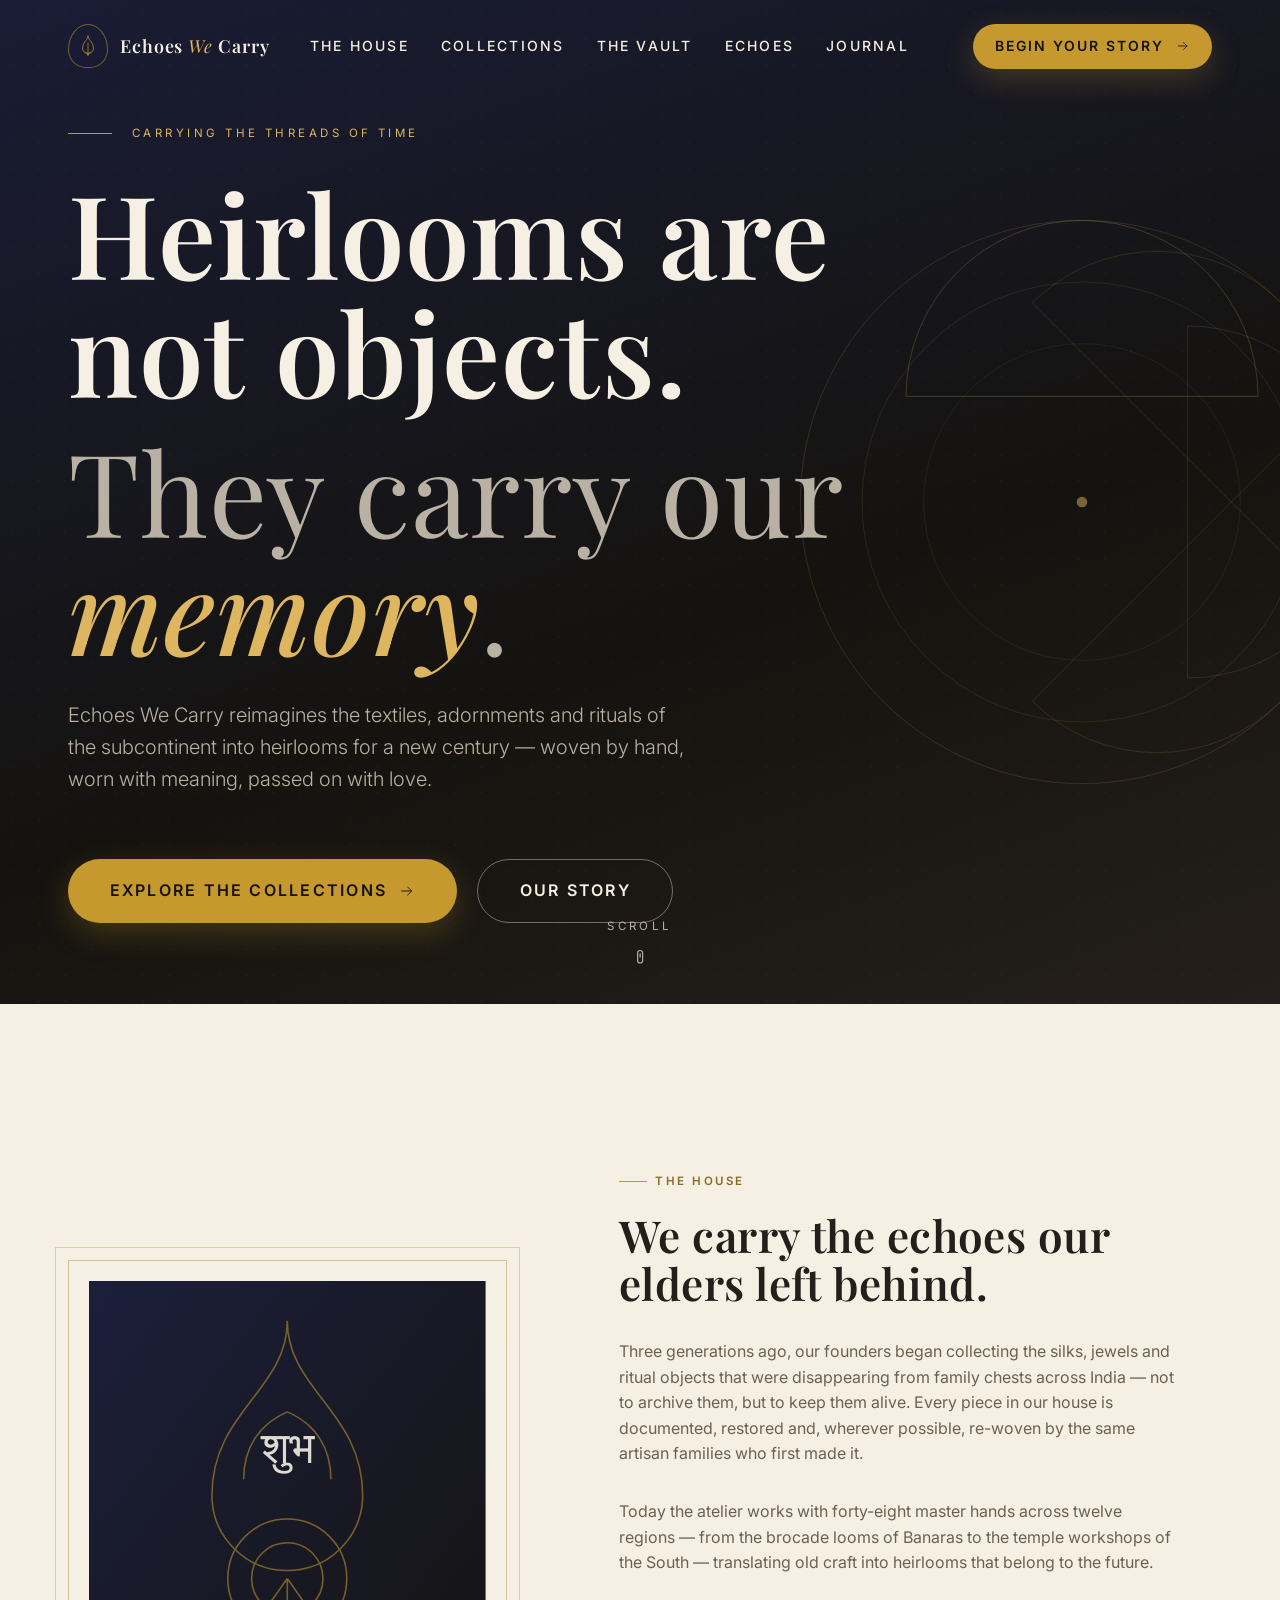
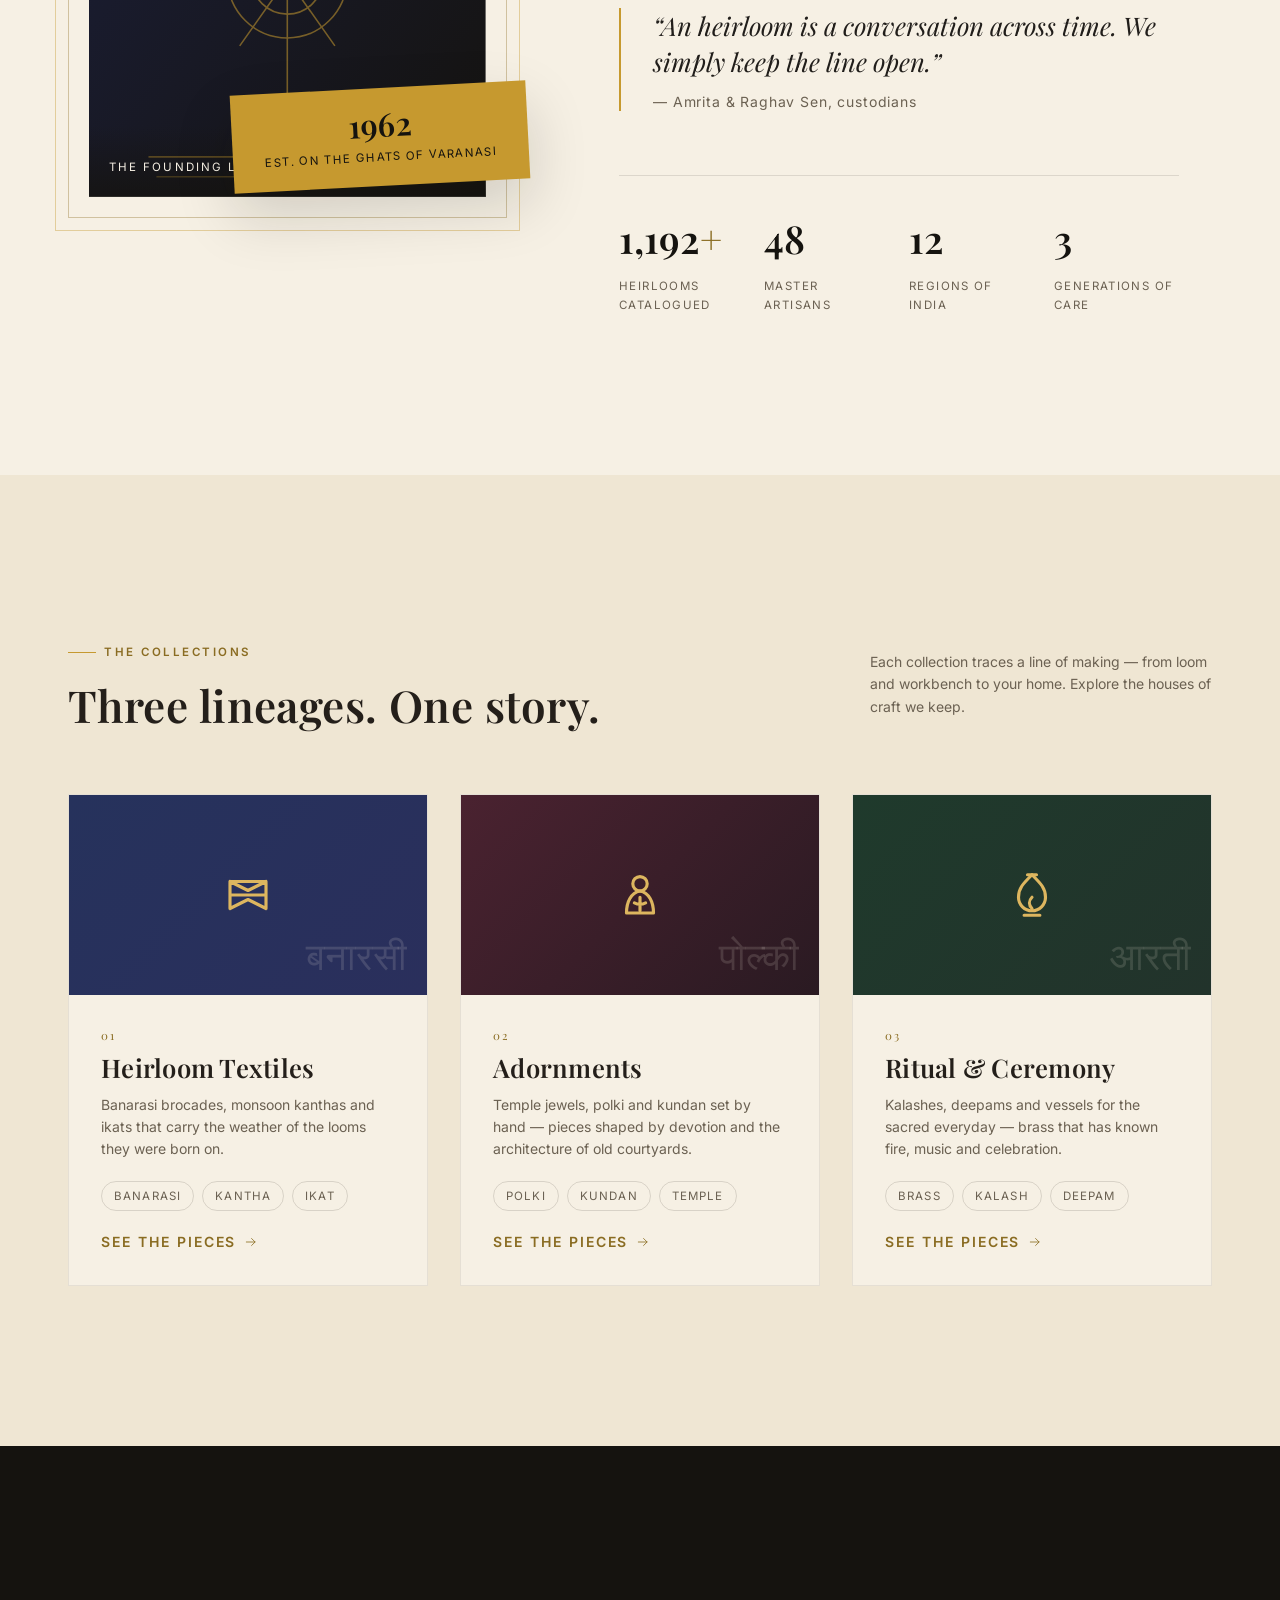
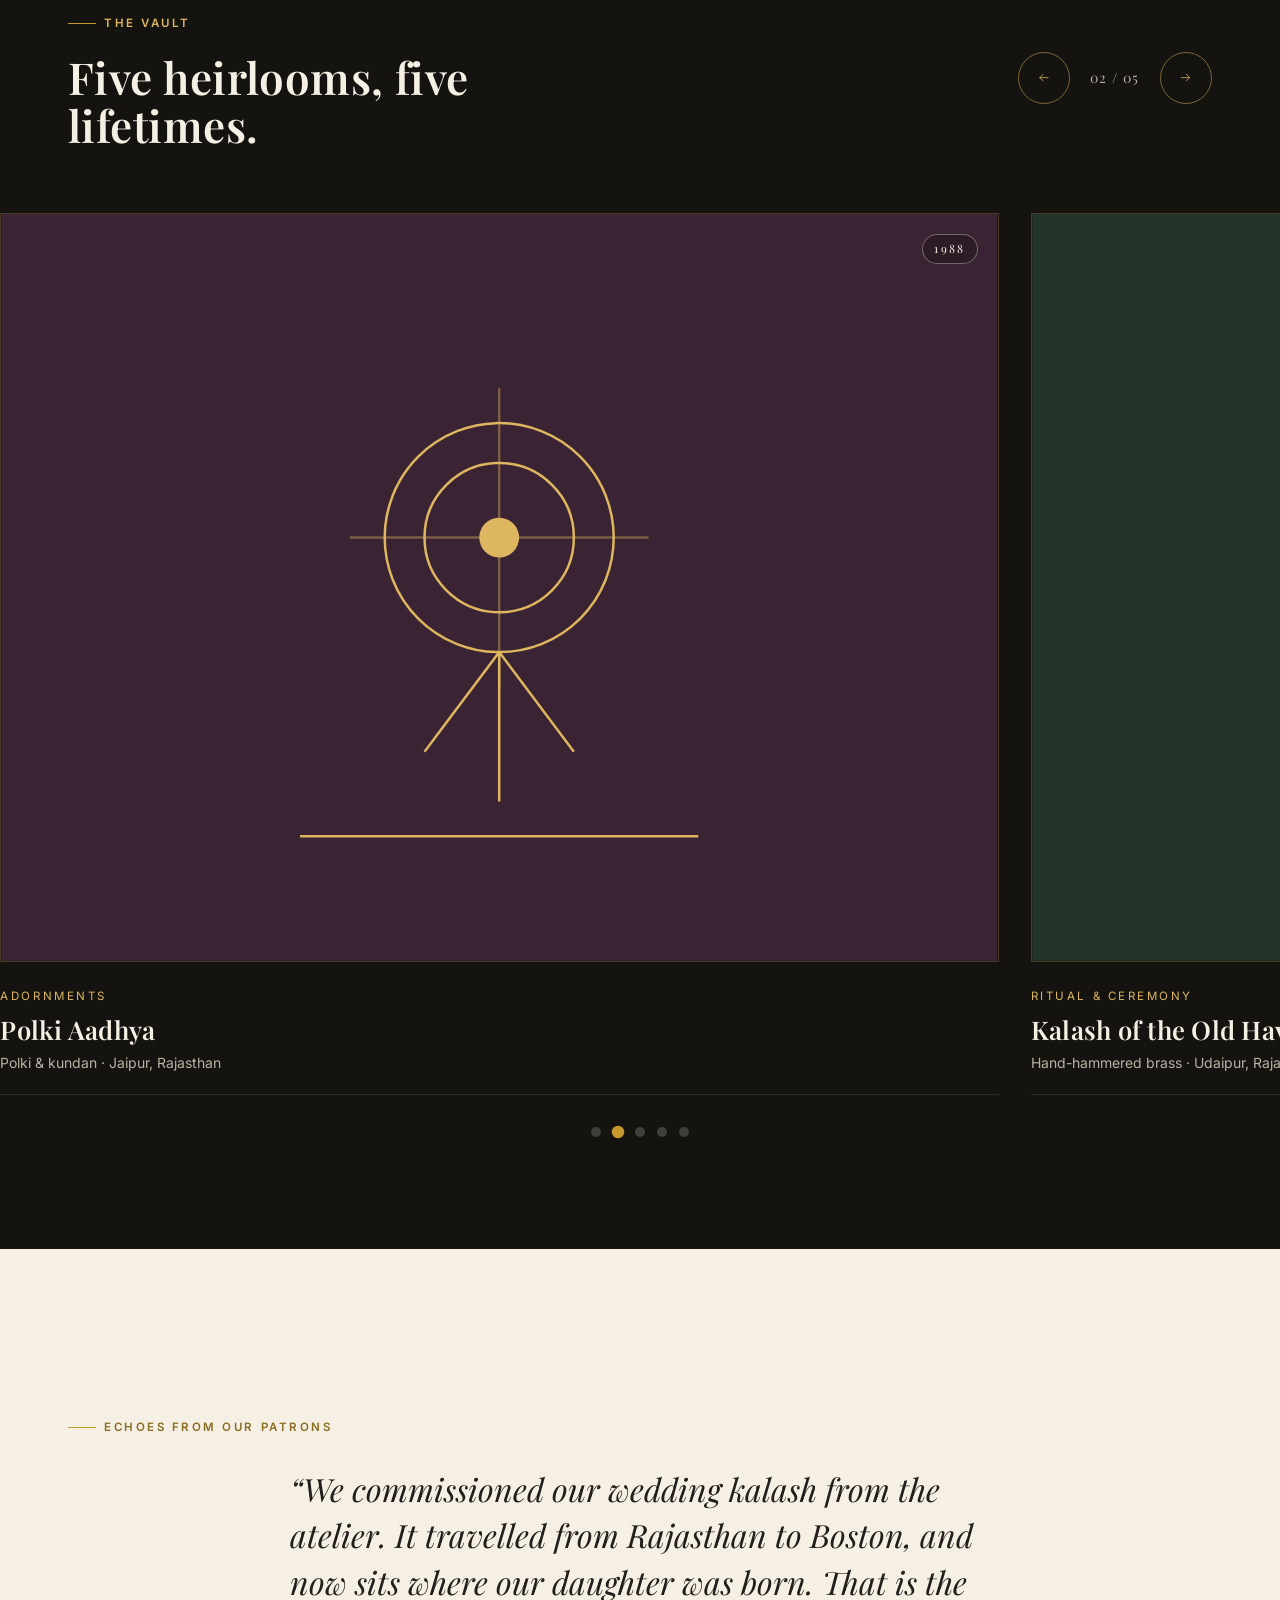
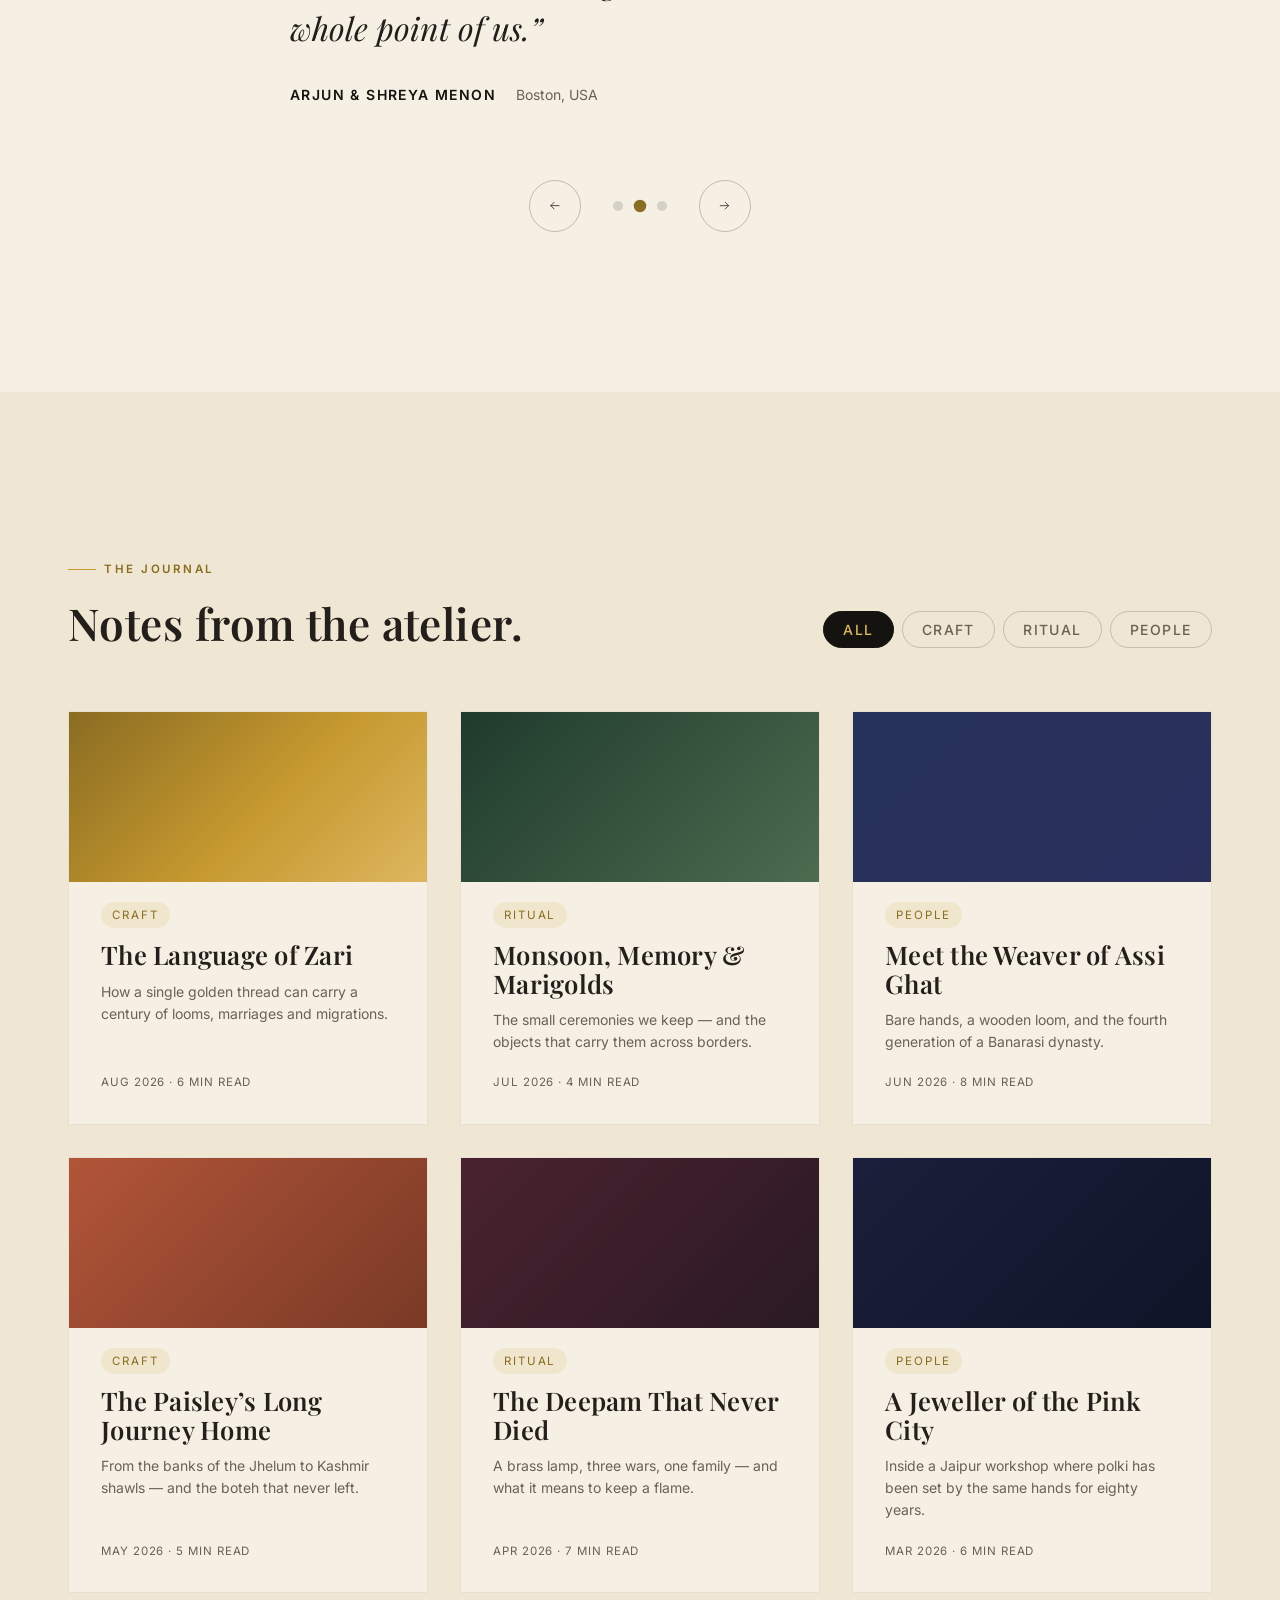
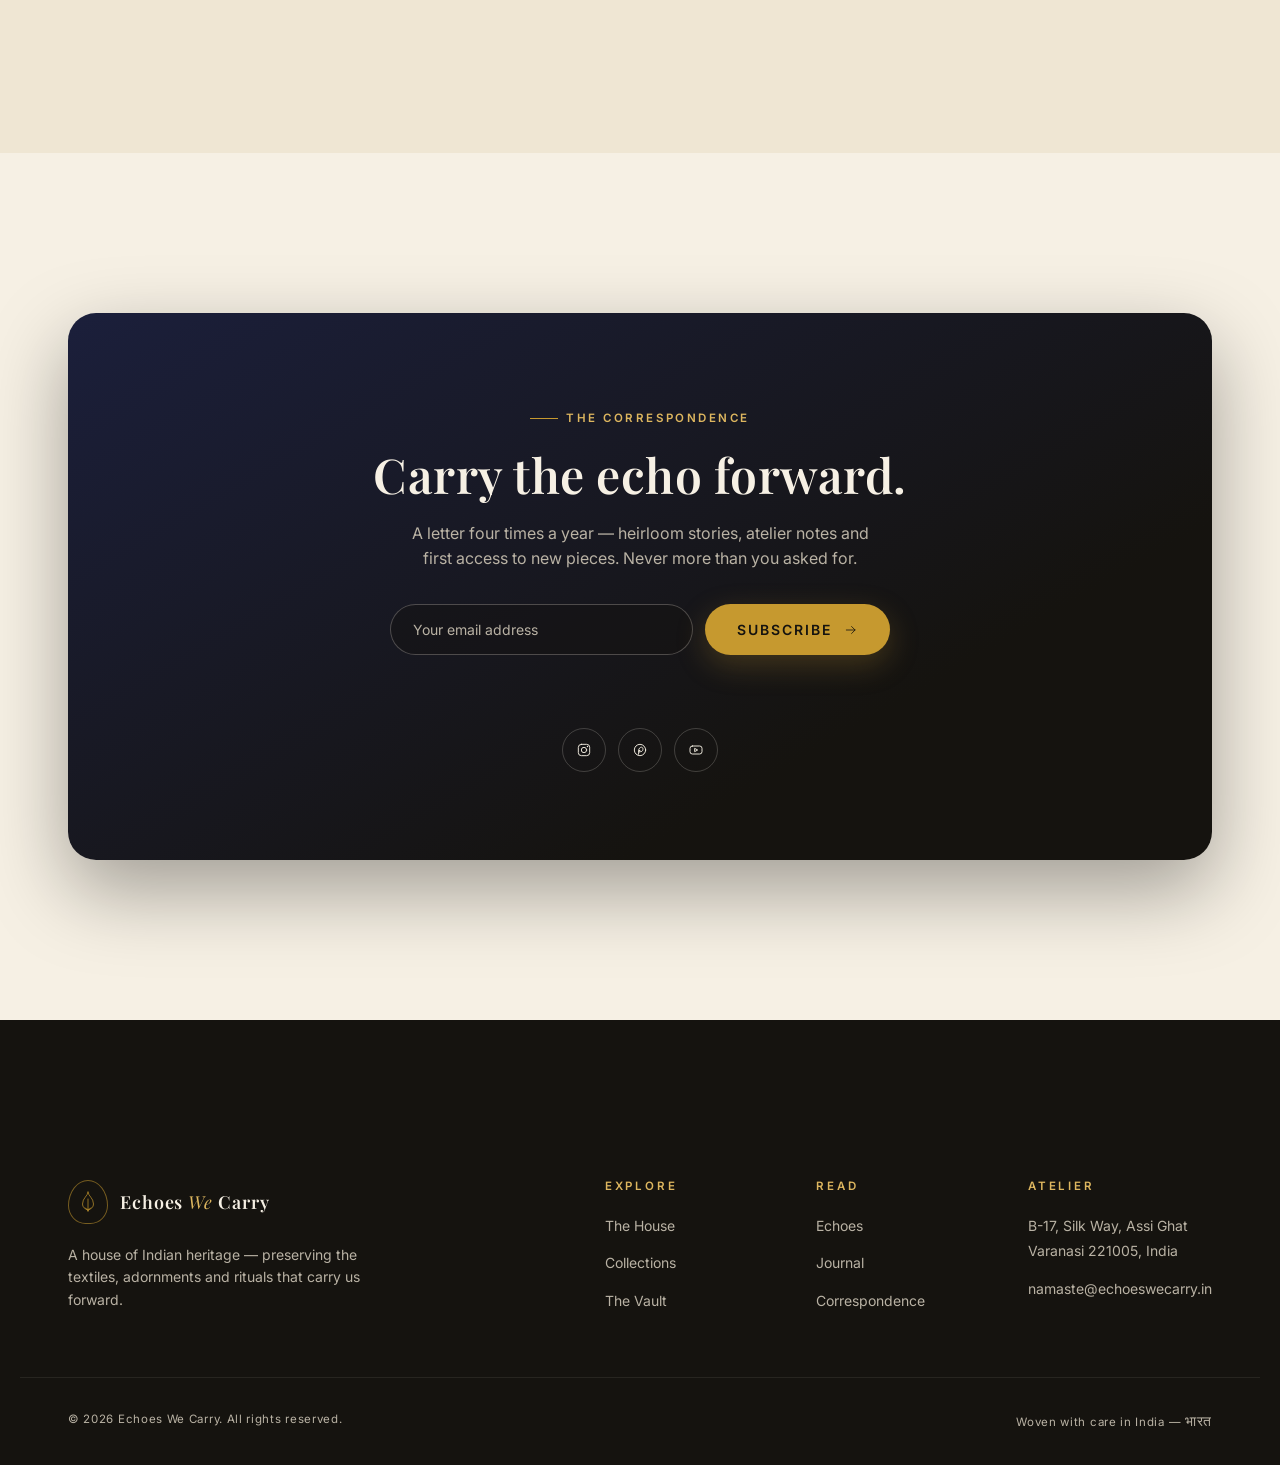
<file: echoes-we-carry/index.html>
<!DOCTYPE html>
<html lang="en">
<head>
  <meta charset="UTF-8" />
  <meta name="viewport" content="width=device-width, initial-scale=1.0" />
  <meta name="description" content="Echoes We Carry — a modern house of Indian heritage, preserving heirloom textiles, adornments and ritual objects through the hands of master artisans." />
  <meta name="theme-color" content="#15130f" />
  <title>Echoes We Carry — Heirlooms of Indian Heritage</title>

  <!-- Fonts -->
  <link rel="preconnect" href="https://fonts.googleapis.com" />
  <link rel="preconnect" href="https://fonts.gstatic.com" crossorigin />
  <link href="https://fonts.googleapis.com/css2?family=Inter:wght@300;400;500;600&family=Playfair+Display:ital,wght@0,400;0,500;0,600;0,700;1,400;1,500&display=swap" rel="stylesheet" />

  <!-- Styles -->
  <link rel="stylesheet" href="css/variables.css" />
  <link rel="stylesheet" href="css/base.css" />
  <link rel="stylesheet" href="css/components.css" />
  <link rel="stylesheet" href="css/sections.css" />
  <link rel="stylesheet" href="css/responsive.css" />
</head>

<body id="top">
  <!-- ============ PRELOADER ============ -->
  <div class="preloader" id="preloader" aria-hidden="true">
    <div class="preloader__inner">
      <span class="preloader__mark" aria-hidden="true"></span>
      <p class="preloader__wordmark" aria-hidden="true">
        <span>E</span><span>c</span><span>h</span><span>o</span><span>e</span><span>s</span>
      </p>
      <p class="preloader__sub">We&hairsp;·&hairsp;Carry</p>
      <span class="preloader__line" aria-hidden="true"></span>
    </div>
  </div>

  <!-- ============ SCROLL PROGRESS ============ -->
  <div class="scroll-progress" id="scroll-progress" aria-hidden="true"></div>

  <!-- ============ HEADER ============ -->
  <header class="site-header" id="site-header">
    <div class="container header__inner">
      <a href="#top" class="brand" aria-label="Echoes We Carry — home">
        <span class="brand__mark" aria-hidden="true">
          <svg viewBox="0 0 40 44" class="icon brand__svg"><path d="M20 2 C 20 10, 9 14, 9 26 A 11 11 0 0 0 31 26 C 31 14, 20 10, 20 2 Z"/><path d="M20 16 v 24 M20 40 l-5 -6 M20 40 l5 -6" /></svg>
        </span>
        <span class="brand__text">Echoes <em>We</em> Carry</span>
      </a>

      <nav class="primary-nav" id="primary-nav" aria-label="Primary">
        <ul class="primary-nav__list">
          <li><a href="#the-house" class="nav-link"><span data-text="The House">The House</span></a></li>
          <li><a href="#collections" class="nav-link"><span data-text="Collections">Collections</span></a></li>
          <li><a href="#vault" class="nav-link"><span data-text="The Vault">The Vault</span></a></li>
          <li><a href="#echoes" class="nav-link"><span data-text="Echoes">Echoes</span></a></li>
          <li><a href="#journal" class="nav-link"><span data-text="Journal">Journal</span></a></li>
        </ul>
        <a href="#join" class="btn btn-primary nav__cta">
          <span>Begin Your Story</span>
          <svg class="icon btn-arrow" viewBox="0 0 24 24"><path d="M4 12h15M13 6l6 6-6 6"/></svg>
        </a>
      </nav>

      <button class="nav-toggle" id="nav-toggle" type="button" aria-expanded="false" aria-controls="primary-nav mobile-menu" aria-label="Open menu">
        <span class="nav-toggle__bar"></span>
        <span class="nav-toggle__bar"></span>
      </button>
    </div>
  </header>

  <!-- ============ MOBILE MENU ============ -->
  <div class="mobile-menu" id="mobile-menu" aria-hidden="true">
    <div class="mobile-menu__art" aria-hidden="true"></div>
    <nav class="mobile-menu__nav" aria-label="Mobile">
      <ul class="mobile-menu__list">
        <li style="--i:0"><a href="#the-house" class="mobile-link"><span class="mobile-link__num">01</span><span class="mobile-link__txt">The House</span></a></li>
        <li style="--i:1"><a href="#collections" class="mobile-link"><span class="mobile-link__num">02</span><span class="mobile-link__txt">Collections</span></a></li>
        <li style="--i:2"><a href="#vault" class="mobile-link"><span class="mobile-link__num">03</span><span class="mobile-link__txt">The Vault</span></a></li>
        <li style="--i:3"><a href="#echoes" class="mobile-link"><span class="mobile-link__num">04</span><span class="mobile-link__txt">Echoes</span></a></li>
        <li style="--i:4"><a href="#journal" class="mobile-link"><span class="mobile-link__num">05</span><span class="mobile-link__txt">Journal</span></a></li>
        <li style="--i:5"><a href="#join" class="mobile-link"><span class="mobile-link__num">06</span><span class="mobile-link__txt">Begin Your Story</span></a></li>
      </ul>
    </nav>
  </div>

  <main>
    <!-- ============ HERO ============ -->
    <section class="hero" id="top" aria-label="Introduction">
      <div class="hero__bg" aria-hidden="true">
        <div class="hero__grain"></div>
        <svg class="hero__motif" viewBox="0 0 800 800" preserveAspectRatio="xMidYMid slice">
          <g fill="none" stroke="currentColor">
            <circle cx="400" cy="400" r="320" opacity="0.35" />
            <circle cx="400" cy="400" r="250" opacity="0.25" />
            <circle cx="400" cy="400" r="180" opacity="0.18" />
            <path d="M400 80 a 200 200 0 0 1 200 200 l -400 0 a 200 200 0 0 1 200 -200 Z" opacity="0.5" />
            <path d="M400 80 a 200 200 0 0 1 200 200 l -400 0 a 200 200 0 0 1 200 -200 Z" opacity="0.3" transform="rotate(45 400 400)" />
            <path d="M400 80 a 200 200 0 0 1 200 200 l -400 0 a 200 200 0 0 1 200 -200 Z" opacity="0.3" transform="rotate(90 400 400)" />
            <path d="M400 80 a 200 200 0 0 1 200 200 l -400 0 a 200 200 0 0 1 200 -200 Z" opacity="0.3" transform="rotate(135 400 400)" />
            <circle cx="400" cy="400" r="6" fill="currentColor" stroke="none" />
          </g>
        </svg>
      </div>

      <div class="container hero__inner">
        <p class="hero__eyebrow" data-reveal>
          <span class="hero__eyebrow-line"></span>
          Carrying the threads of time
        </p>
        <h1 class="hero__title" data-reveal data-reveal-delay="1">
          Heirlooms are not objects.
          <span class="hero__title-line">They carry our <span class="rotate-word" id="rotate-word">echoes</span>.</span>
        </h1>
        <p class="hero__lede" data-reveal data-reveal-delay="2">
          Echoes We Carry reimagines the textiles, adornments and rituals of the
          subcontinent into heirlooms for a new century — woven by hand, worn with
          meaning, passed on with love.
        </p>
        <div class="hero__actions" data-reveal data-reveal-delay="3">
          <a href="#collections" class="btn btn-primary btn-large">
            <span>Explore the Collections</span>
            <svg class="icon btn-arrow" viewBox="0 0 24 24"><path d="M4 12h15M13 6l6 6-6 6"/></svg>
          </a>
          <a href="#the-house" class="btn btn-secondary btn-large">Our Story</a>
        </div>
      </div>

      <a href="#the-house" class="hero__scrollcue" aria-label="Scroll to The House">
        <span class="hero__scrollcue-txt">Scroll</span>
        <svg class="icon hero__scrollcue-icon" viewBox="0 0 24 24"><rect x="9" y="3" width="6" height="15" rx="3"/><path d="M12 7v4"/></svg>
      </a>
    </section>

    <!-- ============ THE HOUSE / ABOUT ============ -->
    <section class="section about" id="the-house">
      <div class="container about__grid">
        <div class="about__media" data-reveal>
          <div class="about__frame">
            <div class="about__art" aria-hidden="true">
              <svg class="about__art-svg" viewBox="0 0 200 260" preserveAspectRatio="none">
                <defs>
                  <linearGradient id="artGrad" x1="0" y1="0" x2="1" y2="1">
                    <stop offset="0" stop-color="var(--color-indigo)"/>
                    <stop offset="1" stop-color="var(--color-charcoal-deep)"/>
                  </linearGradient>
                </defs>
                <rect width="200" height="260" fill="url(#artGrad)"/>
                <g fill="none" stroke="var(--color-gold)" stroke-width="0.8" opacity="0.55">
                  <path d="M100 20 C 100 55, 62 66, 62 108 A 38 38 0 0 0 138 108 C 138 66, 100 55, 100 20 Z"/>
                  <path d="M100 66 c -14 6 -22 18 -22 34 M100 66 c 14 6 22 18 22 34" />
                  <path d="M100 150 v 78 M100 150 l -24 34 M100 150 l 24 34" />
                  <circle cx="100" cy="150" r="30" />
                  <circle cx="100" cy="150" r="18" />
                  <path d="M30 240 h 140 M34 250 h 132" />
                </g>
                <text x="100" y="92" text-anchor="middle" font-family="Georgia, serif" font-size="22" fill="var(--color-ivory)" opacity="0.9">शुभ</text>
              </svg>
              <span class="about__art-caption">The founding loom — Varanasi, 1962</span>
            </div>
            <div class="about__badge">
              <span class="about__badge-year">1962</span>
              <span class="about__badge-txt">Est. on the ghats of Varanasi</span>
            </div>
          </div>
        </div>

        <div class="about__content">
          <p class="section-eyebrow" data-reveal>The House</p>
          <h2 class="section-title" data-reveal>We carry the echoes our elders left behind.</h2>
          <p class="about__copy" data-reveal>
            Three generations ago, our founders began collecting the silks, jewels and
            ritual objects that were disappearing from family chests across India — not
            to archive them, but to keep them alive. Every piece in our house is
            documented, restored and, wherever possible, re-woven by the same artisan
            families who first made it.
          </p>
          <p class="about__copy" data-reveal>
            Today the atelier works with forty-eight master hands across twelve regions —
            from the brocade looms of Banaras to the temple workshops of the South —
            translating old craft into heirlooms that belong to the future.
          </p>
          <blockquote class="about__quote" data-reveal>
            <p>“An heirloom is a conversation across time. We simply keep the line open.”</p>
            <cite>— Amrita &amp; Raghav Sen, custodians</cite>
          </blockquote>
          <div class="about__stats">
            <div class="stat" data-reveal>
              <span class="stat__number"><span class="stat__num" data-count-to="1200">0</span><span class="stat__suffix">+</span></span>
              <span class="stat__label">Heirlooms catalogued</span>
            </div>
            <div class="stat" data-reveal>
              <span class="stat__number"><span class="stat__num" data-count-to="48">0</span></span>
              <span class="stat__label">Master artisans</span>
            </div>
            <div class="stat" data-reveal>
              <span class="stat__number"><span class="stat__num" data-count-to="12">0</span></span>
              <span class="stat__label">Regions of India</span>
            </div>
            <div class="stat" data-reveal>
              <span class="stat__number"><span class="stat__num" data-count-to="3">0</span></span>
              <span class="stat__label">Generations of care</span>
            </div>
          </div>
        </div>
      </div>
    </section>


    <!-- ============ COLLECTIONS ============ -->
    <section class="section collections" id="collections">
      <div class="container">
        <header class="section-head">
          <div>
            <p class="section-eyebrow" data-reveal>The Collections</p>
            <h2 class="section-title" data-reveal>Three lineages. One story.</h2>
          </div>
          <p class="section-head__note" data-reveal>
            Each collection traces a line of making — from loom and workbench to your
            home. Explore the houses of craft we keep.
          </p>
        </header>

        <div class="collections__grid">
          <article class="collection-card" data-reveal>
            <div class="collection-card__media collection-card__media--textiles" aria-hidden="true">
              <svg class="icon collection-card__icon" viewBox="0 0 24 24"><path d="M4 6h16M4 6v12M20 6v12M4 6l8 4 8-4M4 18l8-4 8 4M4 12h16"/></svg>
              <span class="collection-card__monogram">बनारसी</span>
            </div>
            <div class="collection-card__body">
              <span class="collection-card__index">01</span>
              <h3 class="collection-card__title">Heirloom Textiles</h3>
              <p class="collection-card__copy">
                Banarasi brocades, monsoon kanthas and ikats that carry the weather of
                the looms they were born on.
              </p>
              <ul class="collection-card__tags">
                <li>Banarasi</li><li>Kantha</li><li>Ikat</li>
              </ul>
              <a href="#vault" class="text-link">
                <span>See the pieces</span>
                <svg class="icon text-link__arrow" viewBox="0 0 24 24"><path d="M4 12h15M13 6l6 6-6 6"/></svg>
              </a>
            </div>
          </article>

          <article class="collection-card" data-reveal data-reveal-delay="1">
            <div class="collection-card__media collection-card__media--adornments" aria-hidden="true">
              <svg class="icon collection-card__icon" viewBox="0 0 24 24"><circle cx="12" cy="7" r="3.2"/><path d="M12 10.2 C 8 11 6 15 6 20 h12 c 0-5-2-9-6-9.8Z"/><path d="M12 13v6M9.5 15.5c1.6.8 3.4.8 5 0"/></svg>
              <span class="collection-card__monogram">पोल्की</span>
            </div>
            <div class="collection-card__body">
              <span class="collection-card__index">02</span>
              <h3 class="collection-card__title">Adornments</h3>
              <p class="collection-card__copy">
                Temple jewels, polki and kundan set by hand — pieces shaped by devotion
                and the architecture of old courtyards.
              </p>
              <ul class="collection-card__tags">
                <li>Polki</li><li>Kundan</li><li>Temple</li>
              </ul>
              <a href="#vault" class="text-link">
                <span>See the pieces</span>
                <svg class="icon text-link__arrow" viewBox="0 0 24 24"><path d="M4 12h15M13 6l6 6-6 6"/></svg>
              </a>
            </div>
          </article>

          <article class="collection-card" data-reveal data-reveal-delay="2">
            <div class="collection-card__media collection-card__media--ritual" aria-hidden="true">
              <svg class="icon collection-card__icon" viewBox="0 0 24 24"><path d="M12 3c-4 4-6 6-6 10a6 6 0 0 0 12 0c0-4-2-6-6-10Z"/><path d="M12 13c-1.5 1.5-1.5 3.5 0 5"/><path d="M10 3h4M8.5 21h7"/></svg>
              <span class="collection-card__monogram">आरती</span>
            </div>
            <div class="collection-card__body">
              <span class="collection-card__index">03</span>
              <h3 class="collection-card__title">Ritual &amp; Ceremony</h3>
              <p class="collection-card__copy">
                Kalashes, deepams and vessels for the sacred everyday — brass that has
                known fire, music and celebration.
              </p>
              <ul class="collection-card__tags">
                <li>Brass</li><li>Kalash</li><li>Deepam</li>
              </ul>
              <a href="#vault" class="text-link">
                <span>See the pieces</span>
                <svg class="icon text-link__arrow" viewBox="0 0 24 24"><path d="M4 12h15M13 6l6 6-6 6"/></svg>
              </a>
            </div>
          </article>
        </div>
      </div>
    </section>


    <!-- ============ THE VAULT (CAROUSEL) ============ -->
    <section class="section vault" id="vault">
      <div class="container">
        <header class="section-head section-head--split">
          <div>
            <p class="section-eyebrow section-eyebrow--light" data-reveal>The Vault</p>
            <h2 class="section-title section-title--light" data-reveal>Five heirlooms, five lifetimes.</h2>
          </div>
          <div class="vault__controls" data-reveal>
            <button class="carousel-btn" id="vault-prev" type="button" aria-label="Previous heirloom">
              <svg class="icon" viewBox="0 0 24 24"><path d="M20 12H5M11 6l-6 6 6 6"/></svg>
            </button>
            <span class="vault__counter" aria-live="polite">
              <span id="vault-index">01</span> / <span id="vault-total">05</span>
            </span>
            <button class="carousel-btn" id="vault-next" type="button" aria-label="Next heirloom">
              <svg class="icon" viewBox="0 0 24 24"><path d="M4 12h15M13 6l6 6-6 6"/></svg>
            </button>
          </div>
        </header>
      </div>

      <div class="vault__viewport" id="vault-viewport" data-reveal>
        <div class="vault__track" id="vault-track">
          <article class="vault-card" data-accent="gold">
            <div class="vault-card__art vault-card__art--1" aria-hidden="true">
              <svg viewBox="0 0 400 300"><rect width="400" height="300" fill="#2a2f5c"/><g fill="none" stroke="#ddb65f" stroke-width="1"><path d="M200 40 C 200 90 150 100 150 150 A 50 50 0 0 0 250 150 C 250 100 200 90 200 40 Z"/><path d="M200 100 v 120 M200 100 l -20 24 M200 100 l 20 24"/><path d="M110 250 h 180"/><circle cx="200" cy="150" r="10"/></g></svg>
              <span class="vault-card__year">1974</span>
            </div>
            <div class="vault-card__body">
              <span class="vault-card__line">Heirloom Textiles</span>
              <h3 class="vault-card__title">Zari Shahi Banarasi</h3>
              <p class="vault-card__meta">Silk &amp; zari · Varanasi, Uttar Pradesh</p>
            </div>
          </article>

          <article class="vault-card" data-accent="terracotta">
            <div class="vault-card__art vault-card__art--2" aria-hidden="true">
              <svg viewBox="0 0 400 300"><rect width="400" height="300" fill="#3a2333"/><g fill="none" stroke="#ddb65f" stroke-width="1"><circle cx="200" cy="130" r="46"/><circle cx="200" cy="130" r="30"/><path d="M200 176 L 200 236 M200 176 l -30 40 M200 176 l 30 40"/><path d="M120 250 h 160"/><circle cx="200" cy="130" r="8" fill="#ddb65f" stroke="none"/><path d="M140 130 h 120 M200 70 v 120" opacity="0.4"/></g></svg>
              <span class="vault-card__year">1988</span>
            </div>
            <div class="vault-card__body">
              <span class="vault-card__line">Adornments</span>
              <h3 class="vault-card__title">Polki Aadhya</h3>
              <p class="vault-card__meta">Polki &amp; kundan · Jaipur, Rajasthan</p>
            </div>
          </article>

          <article class="vault-card" data-accent="forest">
            <div class="vault-card__art vault-card__art--3" aria-hidden="true">
              <svg viewBox="0 0 400 300"><rect width="400" height="300" fill="#23342a"/><g fill="none" stroke="#ddb65f" stroke-width="1"><path d="M200 40 C 200 100 140 110 140 170 A 60 60 0 0 0 260 170 C 260 110 200 100 200 40 Z"/><path d="M200 60 v 40 M200 60 l -12 16 M200 60 l 12 16"/><path d="M200 100 v 130 M200 100 l -28 34 M200 100 l 28 34"/><path d="M130 250 h 140"/><circle cx="200" cy="170" r="6" fill="#ddb65f" stroke="none"/></g></svg>
              <span class="vault-card__year">1962</span>
            </div>
            <div class="vault-card__body">
              <span class="vault-card__line">Ritual &amp; Ceremony</span>
              <h3 class="vault-card__title">Kalash of the Old Haveli</h3>
              <p class="vault-card__meta">Hand-hammered brass · Udaipur, Rajasthan</p>
            </div>
          </article>


          <article class="vault-card" data-accent="gold">
            <div class="vault-card__art vault-card__art--4" aria-hidden="true">
              <svg viewBox="0 0 400 300"><rect width="400" height="300" fill="#2f2637"/><g fill="none" stroke="#ddb65f" stroke-width="1"><path d="M200 30 v 210 M60 90 h 280 M80 60 h 240 M100 120 h 200"/><path d="M120 240 h 160"/><circle cx="200" cy="60" r="16"/><circle cx="200" cy="240" r="12"/></g></svg>
              <span class="vault-card__year">1991</span>
            </div>
            <div class="vault-card__body">
              <span class="vault-card__line">Heirloom Textiles</span>
              <h3 class="vault-card__title">Kantha of the Monsoon</h3>
              <p class="vault-card__meta">Patchwork kantha · Nadia, West Bengal</p>
            </div>
          </article>

          <article class="vault-card" data-accent="terracotta">
            <div class="vault-card__art vault-card__art--5" aria-hidden="true">
              <svg viewBox="0 0 400 300"><rect width="400" height="300" fill="#4a2c22"/><g fill="none" stroke="#ddb65f" stroke-width="1"><path d="M200 40 v 150 M200 40 l -34 46 M200 40 l 34 46"/><circle cx="200" cy="150" r="34"/><circle cx="200" cy="150" r="20"/><path d="M150 220 h 100 M140 250 h 120"/><path d="M200 190 l -26 30 M200 190 l 26 30"/></g></svg>
              <span class="vault-card__year">1966</span>
            </div>
            <div class="vault-card__body">
              <span class="vault-card__line">Adornments</span>
              <h3 class="vault-card__title">Tanjore Leaf</h3>
              <p class="vault-card__meta">Temple gold work · Thanjavur, Tamil Nadu</p>
            </div>
          </article>
        </div>
      </div>

      <div class="container">
        <div class="vault__dots" id="vault-dots" role="tablist" aria-label="Choose heirloom"></div>
      </div>
    </section>


    <!-- ============ ECHOES (TESTIMONIAL SLIDER) ============ -->
    <section class="section echoes" id="echoes">
      <div class="container">
        <p class="section-eyebrow" data-reveal>Echoes from our patrons</p>

        <div class="echoes__stage" data-reveal>
          <div class="echoes__slides" id="echo-slides">
            <blockquote class="echo-slide is-active">
              <p class="echo-slide__quote">“The Banarasi my grandmother lost to a flood came back to me last Diwali — not the same piece, but the same shimmer. I cried on the phone.”</p>
              <footer class="echo-slide__byline">
                <span class="echo-slide__name">Meera Kapoor</span>
                <span class="echo-slide__city">Mumbai</span>
              </footer>
            </blockquote>
            <blockquote class="echo-slide">
              <p class="echo-slide__quote">“We commissioned our wedding kalash from the atelier. It travelled from Rajasthan to Boston, and now sits where our daughter was born. That is the whole point of us.”</p>
              <footer class="echo-slide__byline">
                <span class="echo-slide__name">Arjun &amp; Shreya Menon</span>
                <span class="echo-slide__city">Boston, USA</span>
              </footer>
            </blockquote>
            <blockquote class="echo-slide">
              <p class="echo-slide__quote">“Every piece arrives with its provenance — the weaver’s name, the village, the year. It changed how I think about what I own.”</p>
              <footer class="echo-slide__byline">
                <span class="echo-slide__name">Devika Rau</span>
                <span class="echo-slide__city">Bengaluru</span>
              </footer>
            </blockquote>
          </div>
        </div>

        <div class="echoes__controls" data-reveal>
          <button class="carousel-btn carousel-btn--ghost" id="echo-prev" type="button" aria-label="Previous echo">
            <svg class="icon" viewBox="0 0 24 24"><path d="M20 12H5M11 6l-6 6 6 6"/></svg>
          </button>
          <div class="echoes__dots" id="echo-dots" role="tablist" aria-label="Choose echo"></div>
          <button class="carousel-btn carousel-btn--ghost" id="echo-next" type="button" aria-label="Next echo">
            <svg class="icon" viewBox="0 0 24 24"><path d="M4 12h15M13 6l6 6-6 6"/></svg>
          </button>
        </div>
      </div>
    </section>


    <!-- ============ JOURNAL (FILTERABLE) ============ -->
    <section class="section journal" id="journal">
      <div class="container">
        <header class="section-head section-head--journal">
          <div>
            <p class="section-eyebrow" data-reveal>The Journal</p>
            <h2 class="section-title" data-reveal>Notes from the atelier.</h2>
          </div>
          <div class="journal__filters" role="group" aria-label="Filter journal entries" data-reveal>
            <button class="filter-btn is-active" type="button" data-filter="all" aria-pressed="true">All</button>
            <button class="filter-btn" type="button" data-filter="craft" aria-pressed="false">Craft</button>
            <button class="filter-btn" type="button" data-filter="ritual" aria-pressed="false">Ritual</button>
            <button class="filter-btn" type="button" data-filter="people" aria-pressed="false">People</button>
          </div>
        </header>

        <div class="journal__grid" id="journal-grid">
          <article class="journal-card" data-category="craft" data-reveal>
            <div class="journal-card__media journal-card__media--zari" aria-hidden="true"></div>
            <div class="journal-card__body">
              <span class="journal-card__cat">Craft</span>
              <h3 class="journal-card__title">The Language of Zari</h3>
              <p class="journal-card__excerpt">How a single golden thread can carry a century of looms, marriages and migrations.</p>
              <span class="journal-card__meta">Aug 2026 · 6 min read</span>
            </div>
          </article>

          <article class="journal-card" data-category="ritual" data-reveal data-reveal-delay="1">
            <div class="journal-card__media journal-card__media--kalash" aria-hidden="true"></div>
            <div class="journal-card__body">
              <span class="journal-card__cat">Ritual</span>
              <h3 class="journal-card__title">Monsoon, Memory &amp; Marigolds</h3>
              <p class="journal-card__excerpt">The small ceremonies we keep — and the objects that carry them across borders.</p>
              <span class="journal-card__meta">Jul 2026 · 4 min read</span>
            </div>
          </article>

          <article class="journal-card" data-category="people" data-reveal data-reveal-delay="2">
            <div class="journal-card__media journal-card__media--weaver" aria-hidden="true"></div>
            <div class="journal-card__body">
              <span class="journal-card__cat">People</span>
              <h3 class="journal-card__title">Meet the Weaver of Assi Ghat</h3>
              <p class="journal-card__excerpt">Bare hands, a wooden loom, and the fourth generation of a Banarasi dynasty.</p>
              <span class="journal-card__meta">Jun 2026 · 8 min read</span>
            </div>
          </article>

          <article class="journal-card" data-category="craft" data-reveal>
            <div class="journal-card__media journal-card__media--paisley" aria-hidden="true"></div>
            <div class="journal-card__body">
              <span class="journal-card__cat">Craft</span>
              <h3 class="journal-card__title">The Paisley’s Long Journey Home</h3>
              <p class="journal-card__excerpt">From the banks of the Jhelum to Kashmir shawls — and the boteh that never left.</p>
              <span class="journal-card__meta">May 2026 · 5 min read</span>
            </div>
          </article>

          <article class="journal-card" data-category="ritual" data-reveal data-reveal-delay="1">
            <div class="journal-card__media journal-card__media--deepam" aria-hidden="true"></div>
            <div class="journal-card__body">
              <span class="journal-card__cat">Ritual</span>
              <h3 class="journal-card__title">The Deepam That Never Died</h3>
              <p class="journal-card__excerpt">A brass lamp, three wars, one family — and what it means to keep a flame.</p>
              <span class="journal-card__meta">Apr 2026 · 7 min read</span>
            </div>
          </article>

          <article class="journal-card" data-category="people" data-reveal data-reveal-delay="2">
            <div class="journal-card__media journal-card__media--jeweller" aria-hidden="true"></div>
            <div class="journal-card__body">
              <span class="journal-card__cat">People</span>
              <h3 class="journal-card__title">A Jeweller of the Pink City</h3>
              <p class="journal-card__excerpt">Inside a Jaipur workshop where polki has been set by the same hands for eighty years.</p>
              <span class="journal-card__meta">Mar 2026 · 6 min read</span>
            </div>
          </article>
        </div>
      </div>
    </section>


    <!-- ============ JOIN / NEWSLETTER ============ -->
    <section class="section join" id="join">
      <div class="container">
        <div class="join__panel" data-reveal>
          <div class="join__motif" aria-hidden="true"></div>
          <p class="section-eyebrow section-eyebrow--light">The Correspondence</p>
          <h2 class="join__title">Carry the echo forward.</h2>
          <p class="join__copy">
            A letter four times a year — heirloom stories, atelier notes and first
            access to new pieces. Never more than you asked for.
          </p>
          <form class="join__form" id="join-form" novalidate>
            <label class="visually-hidden" for="join-email">Email address</label>
            <input
              class="join__input"
              type="email"
              id="join-email"
              name="email"
              placeholder="Your email address"
              autocomplete="email"
              required
            />
            <button class="btn btn-primary join__submit" type="submit">
              <span>Subscribe</span>
              <svg class="icon btn-arrow" viewBox="0 0 24 24"><path d="M4 12h15M13 6l6 6-6 6"/></svg>
            </button>
          </form>
          <p class="join__message" id="join-message" role="status" aria-live="polite"></p>
          <ul class="join__socials" aria-label="Follow Echoes We Carry">
            <li><a href="#top" aria-label="Instagram" class="social-link"><svg class="icon" viewBox="0 0 24 24"><rect x="3.5" y="3.5" width="17" height="17" rx="4.5"/><circle cx="12" cy="12" r="4"/><circle cx="17.2" cy="6.8" r="1" fill="currentColor" stroke="none"/></svg></a></li>
            <li><a href="#top" aria-label="Pinterest" class="social-link"><svg class="icon" viewBox="0 0 24 24"><circle cx="12" cy="12" r="8.5"/><path d="M10 15.5c-.8-3 .4-6.5 3-7.5 1.6-.6 3.2.2 3.4 1.9.3 2.2-1 4.6-3.1 4.6-1 0-1.7-.7-1.5-1.6"/><path d="M9.5 18.5l1.8-6"/></svg></a></li>
            <li><a href="#top" aria-label="YouTube" class="social-link"><svg class="icon" viewBox="0 0 24 24"><rect x="3" y="6" width="18" height="12" rx="3.5"/><path d="M10.5 9.8l4 2.2-4 2.2z"/></svg></a></li>
          </ul>
        </div>
      </div>
    </section>
  </main>

  <!-- ============ FOOTER ============ -->
  <footer class="site-footer">
    <div class="container footer__top">
      <div class="footer__brand">
        <a href="#top" class="brand brand--footer" aria-label="Echoes We Carry — back to top">
          <span class="brand__mark" aria-hidden="true">
            <svg viewBox="0 0 40 44" class="icon brand__svg"><path d="M20 2 C 20 10, 9 14, 9 26 A 11 11 0 0 0 31 26 C 31 14, 20 10, 20 2 Z"/><path d="M20 16 v 24 M20 40 l-5 -6 M20 40 l5 -6" /></svg>
          </span>
          <span class="brand__text">Echoes <em>We</em> Carry</span>
        </a>
        <p class="footer__tagline">
          A house of Indian heritage — preserving the textiles, adornments and rituals
          that carry us forward.
        </p>
      </div>

      <nav class="footer__nav" aria-label="Footer">
        <div class="footer__col">
          <h4 class="footer__heading">Explore</h4>
          <ul>
            <li><a href="#the-house">The House</a></li>
            <li><a href="#collections">Collections</a></li>
            <li><a href="#vault">The Vault</a></li>
          </ul>
        </div>
        <div class="footer__col">
          <h4 class="footer__heading">Read</h4>
          <ul>
            <li><a href="#echoes">Echoes</a></li>
            <li><a href="#journal">Journal</a></li>
            <li><a href="#join">Correspondence</a></li>
          </ul>
        </div>
        <div class="footer__col">
          <h4 class="footer__heading">Atelier</h4>
          <ul>
            <li><span class="footer__muted">B-17, Silk Way, Assi Ghat<br />Varanasi 221005, India</span></li>
            <li><a href="mailto:namaste@echoeswecarry.in">namaste@echoeswecarry.in</a></li>
          </ul>
        </div>
      </nav>
    </div>

    <div class="container footer__bottom">
      <p class="footer__copy">© <span id="year">2026</span> Echoes We Carry. All rights reserved.</p>
      <p class="footer__made">Woven with care in India — <span class="footer__muted">भारत</span></p>
    </div>
  </footer>

  <!-- ============ BACK TO TOP ============ -->
  <button class="back-to-top" id="back-to-top" type="button" aria-label="Back to top">
    <svg class="icon" viewBox="0 0 24 24"><path d="M12 19V5M6 11l6-6 6 6"/></svg>
  </button>

  <!-- ============ SCRIPTS ============ -->
  <script src="js/main.js" defer></script>
</body>
</html>
</file>
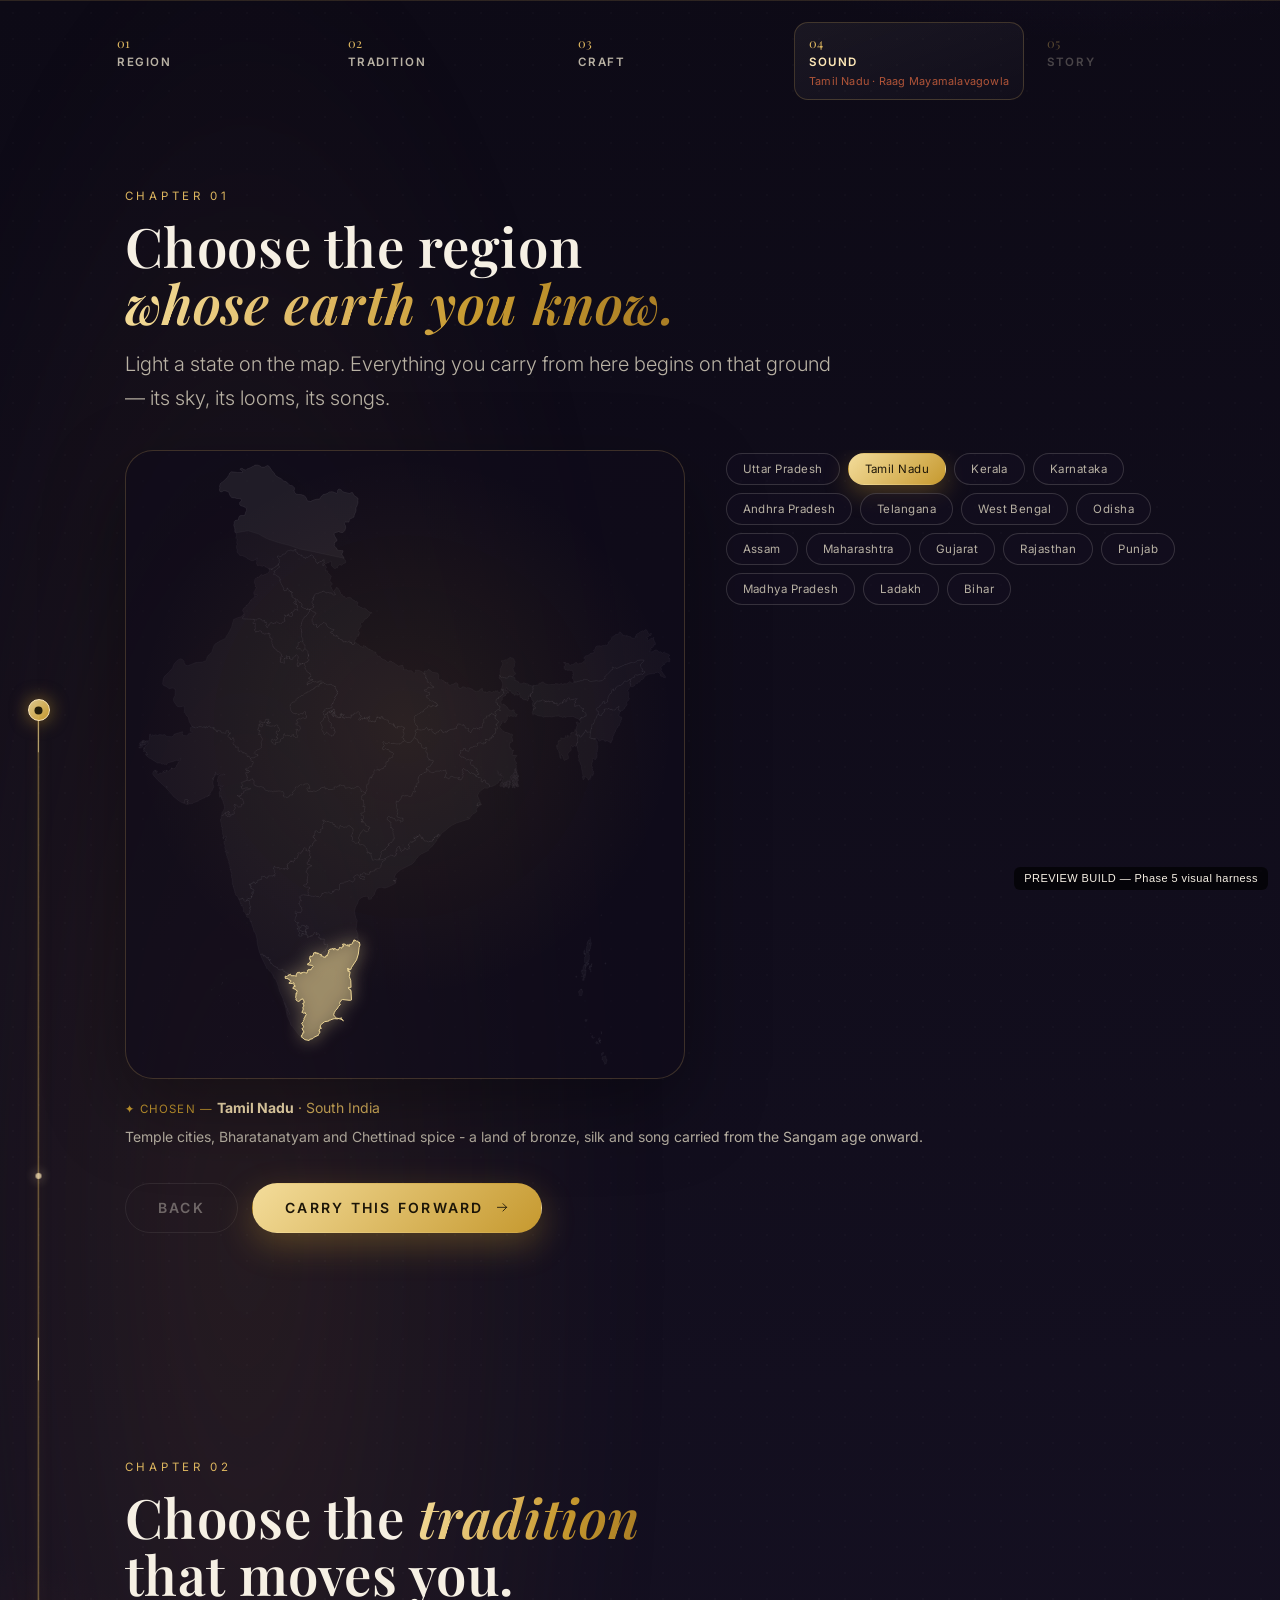
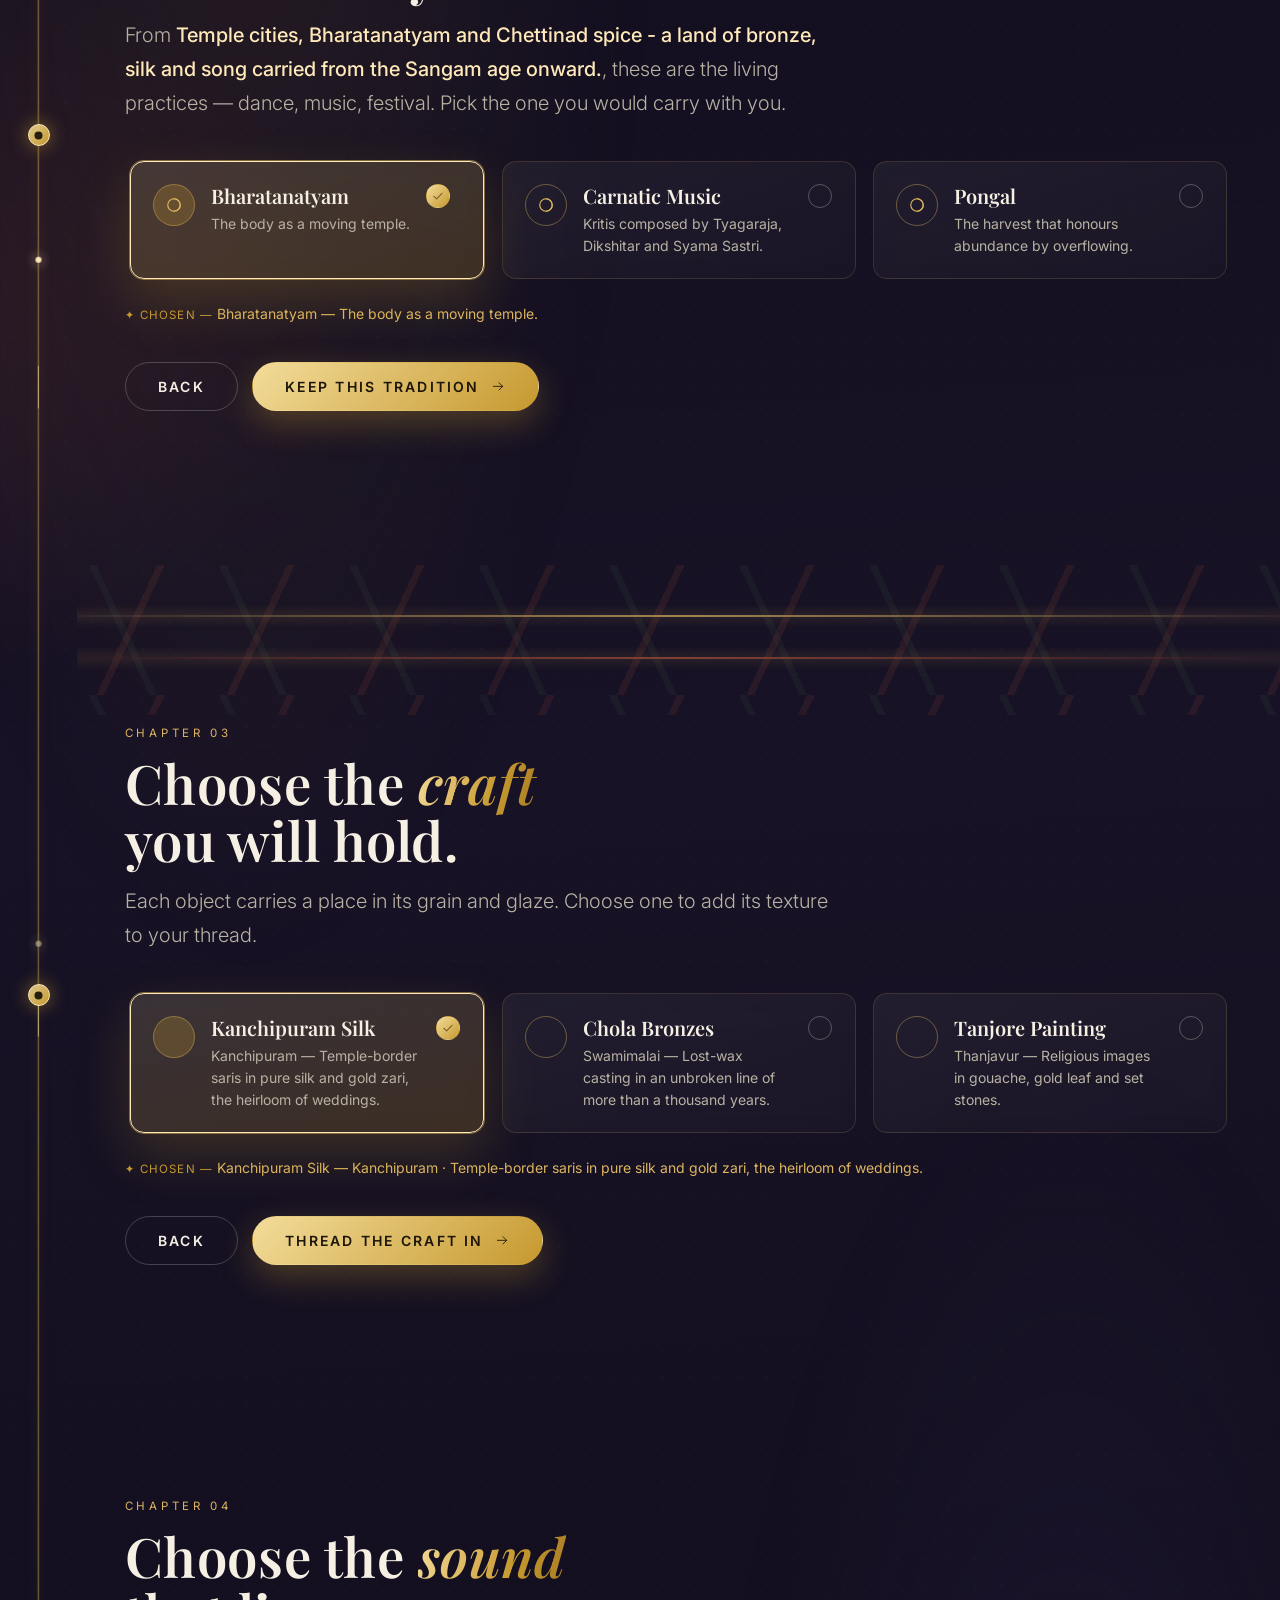
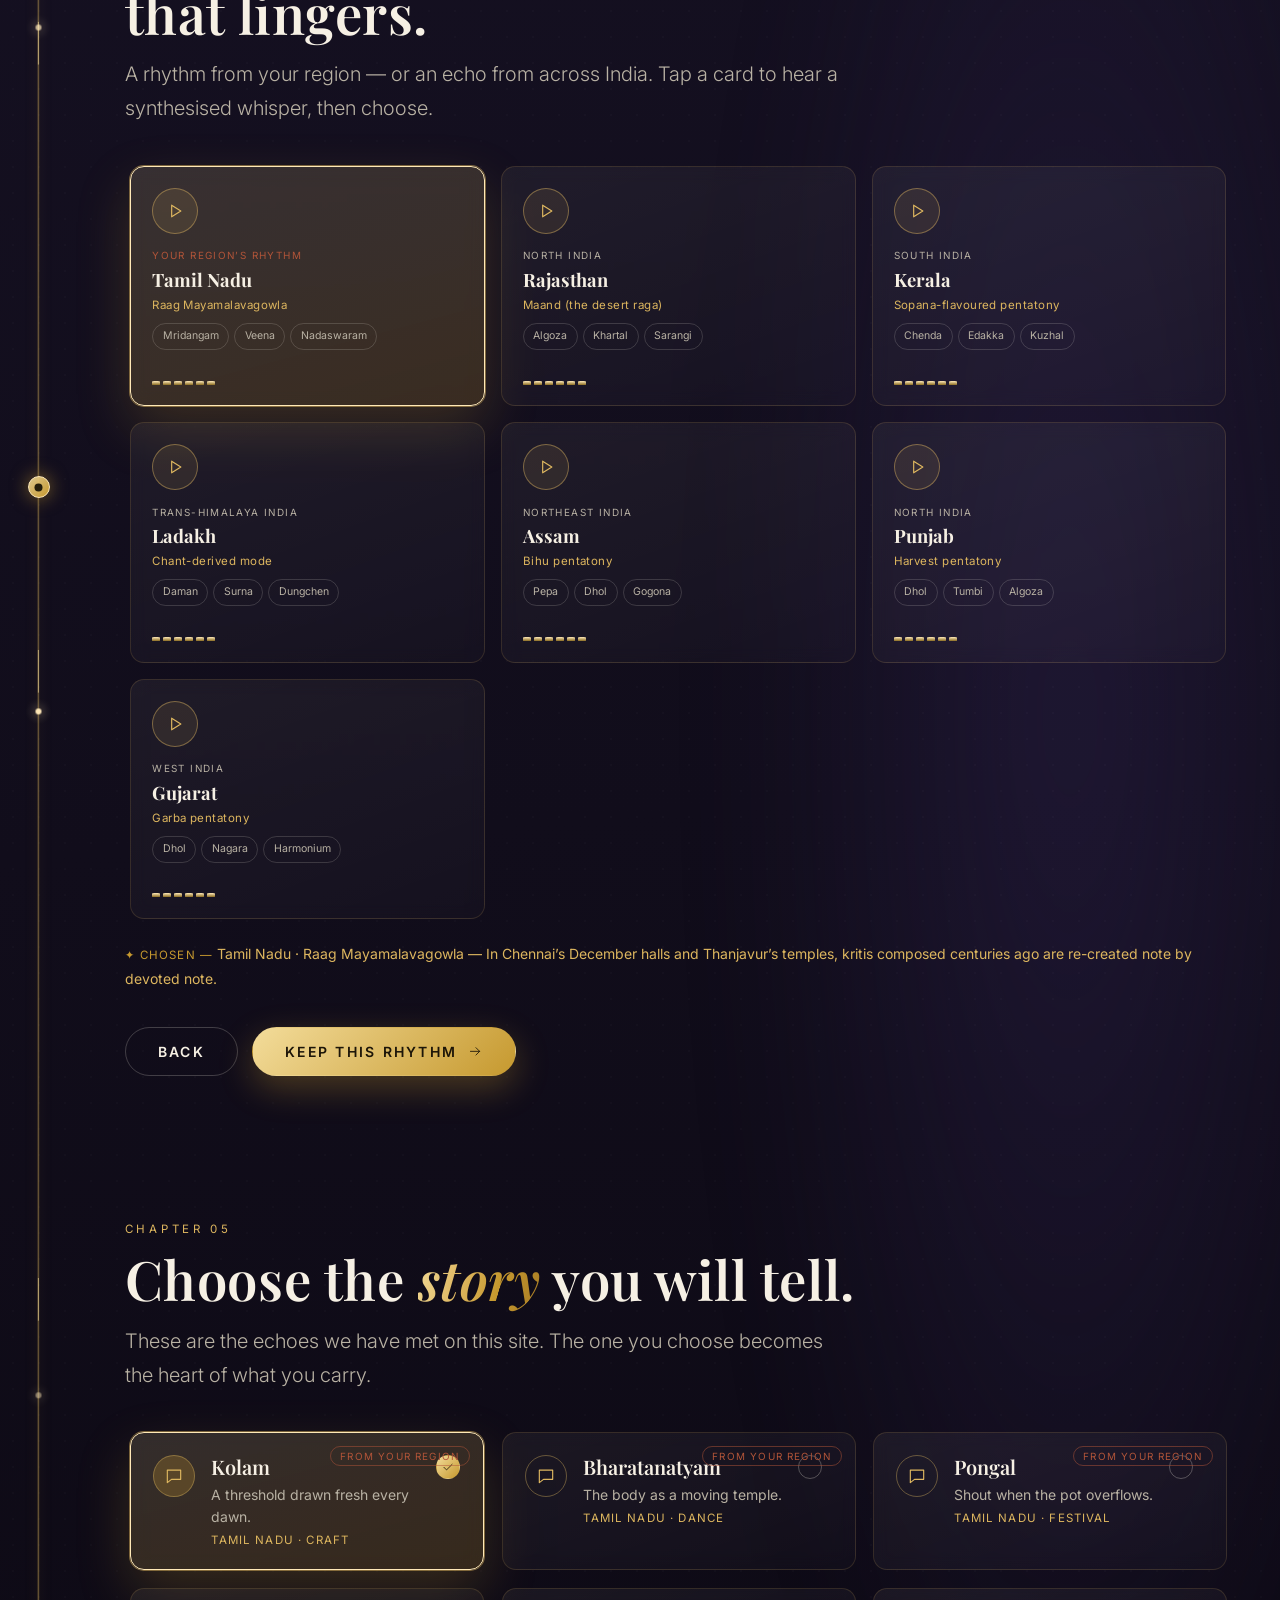
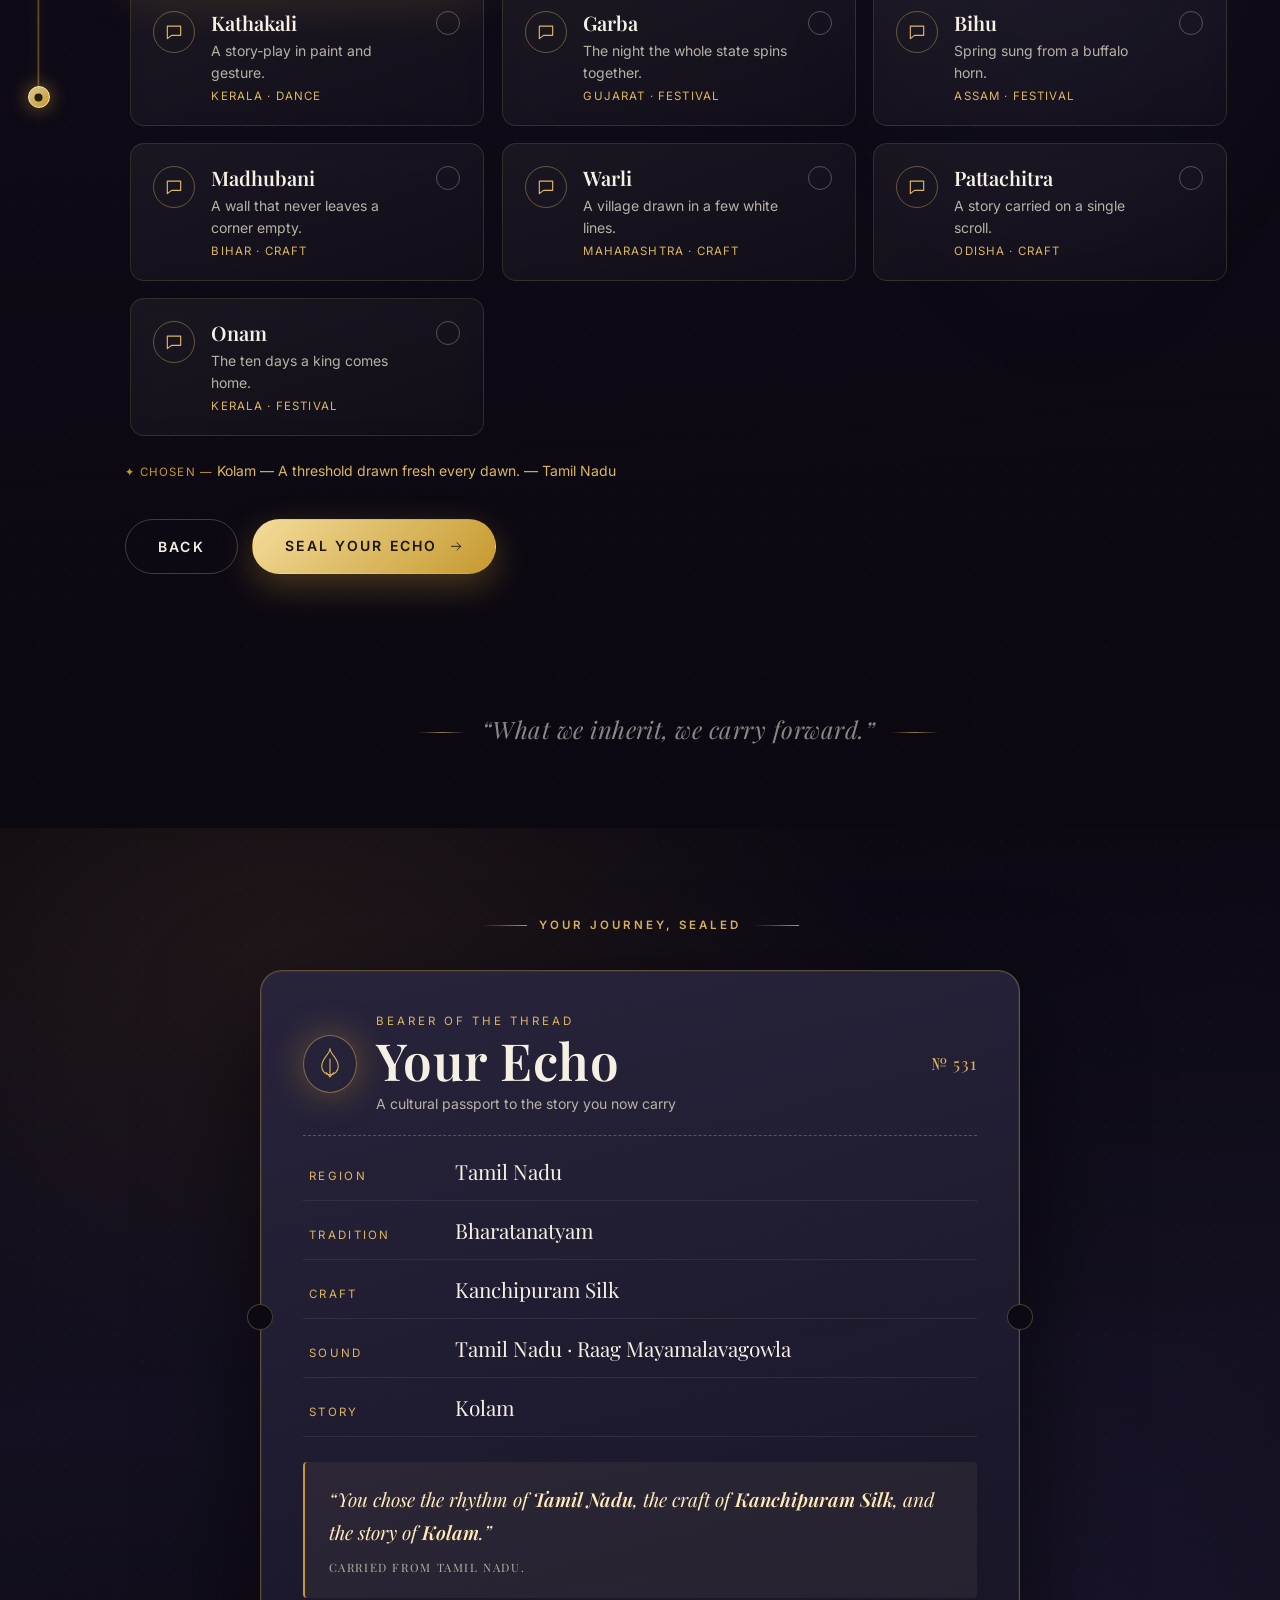
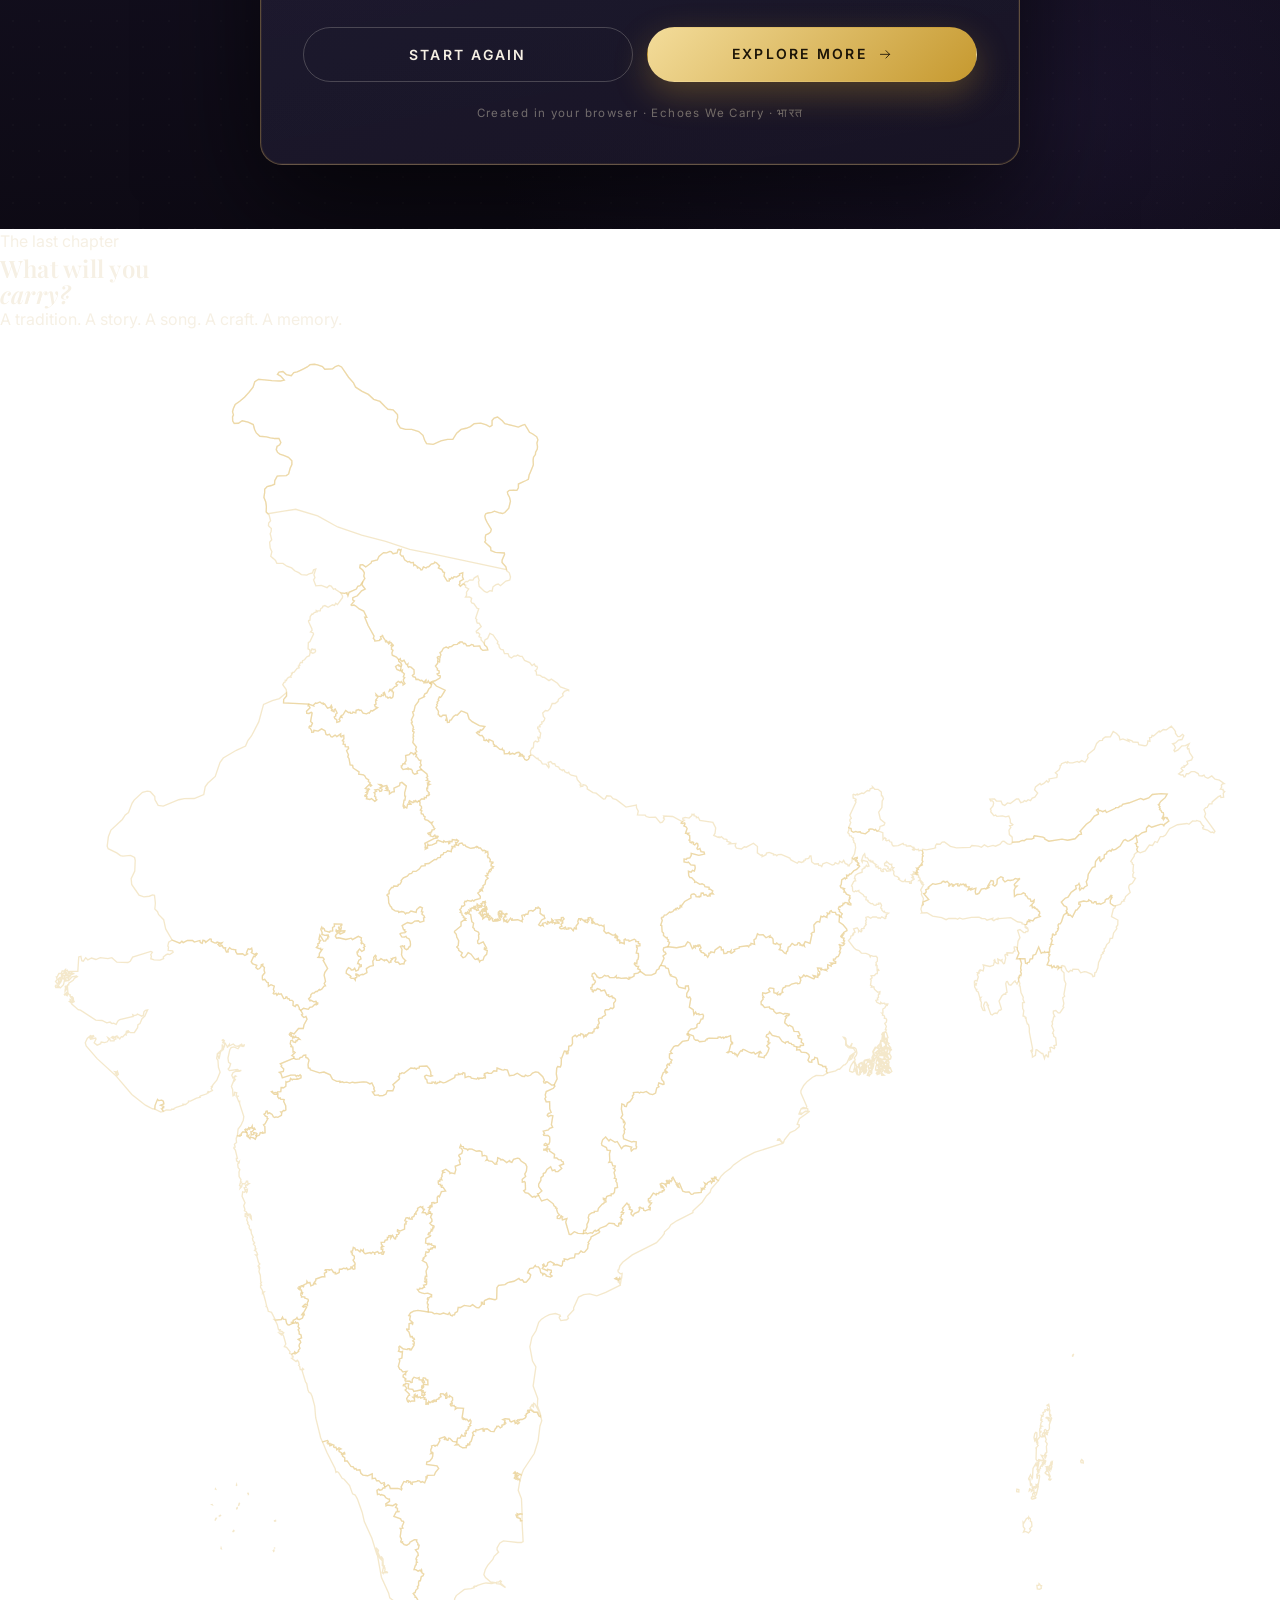
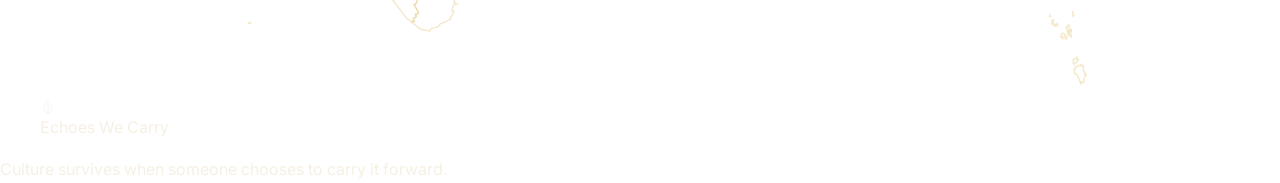
<file: assets/_preview5.html>
<!DOCTYPE html>
<html lang="en">
<head>
  <meta charset="UTF-8" />
  <meta name="viewport" content="width=device-width, initial-scale=1.0" />
  <meta name="description" content="Echoes We Carry — a modern house of Indian heritage, preserving heirloom textiles, adornments and ritual objects through the hands of master artisans." />
  <meta name="theme-color" content="#0d0a15" />
  <title>Echoes We Carry — Heirlooms of Indian Heritage</title>

  <!-- Fonts -->
  <link rel="preconnect" href="https://fonts.googleapis.com" />
  <link rel="preconnect" href="https://fonts.gstatic.com" crossorigin />
  <link href="https://fonts.googleapis.com/css2?family=Inter:wght@300;400;500;600&family=Playfair+Display:ital,wght@0,400;0,500;0,600;0,700;1,400;1,500&display=swap" rel="stylesheet" />

  <!-- Styles -->
  <link rel="stylesheet" href="../css/variables.css" />
  <link rel="stylesheet" href="../css/base.css" />
  <link rel="stylesheet" href="../css/components.css" />
  <link rel="stylesheet" href="../css/sections.css" />
  <link rel="stylesheet" href="../css/responsive.css" />
  <link rel="stylesheet" href="../css/atlas.css" />
  <link rel="stylesheet" href="../css/experience.css" />
  <link rel="stylesheet" href="../css/refinement.css" />
  <link rel="stylesheet" href="../css/phase4.css" />
  <link rel="stylesheet" href="../css/phase5.css" />
  <link rel="stylesheet" href="../css/_preview5.css" />
</head>
<body id="top"><!-- ============ PHASE 5 · BEGIN YOUR STORY ============ -->
    <section class="bys" id="story" aria-label="Begin Your Story - build the cultural journey you will carry">
      <div class="bys__bg" aria-hidden="true">
        <div class="bys__aurora"></div>
        <div class="bys__grain"></div>
        <svg class="bys__motif" viewBox="0 0 800 800" preserveAspectRatio="xMidYMid slice" focusable="false">
          <g fill="none" stroke="currentColor">
            <circle cx="400" cy="400" r="330" opacity="0.35" />
            <circle cx="400" cy="400" r="255" opacity="0.26" />
            <circle cx="400" cy="400" r="180" opacity="0.18" />
            <circle cx="400" cy="400" r="105" opacity="0.12" />
            <path d="M400 70 a 200 200 0 0 1 200 200 l -400 0 a 200 200 0 0 1 200 -200 Z" opacity="0.4" />
            <path d="M400 70 a 200 200 0 0 1 200 200 l -400 0 a 200 200 0 0 1 200 -200 Z" opacity="0.25" transform="rotate(45 400 400)" />
            <path d="M400 70 a 200 200 0 0 1 200 200 l -400 0 a 200 200 0 0 1 200 -200 Z" opacity="0.25" transform="rotate(90 400 400)" />
            <path d="M400 70 a 200 200 0 0 1 200 200 l -400 0 a 200 200 0 0 1 200 -200 Z" opacity="0.25" transform="rotate(135 400 400)" />
            <circle cx="400" cy="400" r="7" fill="currentColor" stroke="none" />
          </g>
        </svg>
      </div>

      <!-- 0 · Cinematic intro -->
      <header class="bys-hero" id="bys-hero">
        <div class="container bys-hero__inner">
          <p class="bys-eyebrow"><span class="bys-eyebrow__line" aria-hidden="true"></span>Phase Five &middot; The Finale</p>
          <h1 class="bys-hero__title">Begin Your <em>Story</em></h1>
          <p class="bys-hero__subtitle">You have explored the echoes.<br /><strong>Now choose the one you will carry.</strong></p>

          <div class="bys-hero__capsule" aria-hidden="true">
            <span data-cap="region">Region</span><i></i>
            <span data-cap="tradition">Tradition</span><i></i>
            <span data-cap="craft">Craft</span><i></i>
            <span data-cap="sound">Sound</span><i></i>
            <span data-cap="story">Story</span>
          </div>

          <button class="bys-btn bys-btn--gold bys-begin" id="bys-begin" type="button">
            <span>Begin the journey</span>
            <svg class="icon bys-begin__arrow" viewBox="0 0 24 24" aria-hidden="true"><path d="M4 12h15M13 6l6 6-6 6"/></svg>
          </button>

          <p class="bys-hero__hint">Five choices, one golden thread, and the story only you can carry.</p>
        </div>
      </header>

      <!-- 1·5 The journey board -->
      <div class="bys-journey" id="bys-journey">
        <div class="bys-rail" id="bys-rail" aria-hidden="true">
          <svg class="bys-thread" id="bys-thread" viewBox="0 0 100 1000" preserveAspectRatio="none" focusable="false">
            <path id="bys-path" class="bys-thread__path" pathLength="100" stroke-dasharray="100 100" d=""/>
            <path id="bys-path-glow" class="bys-thread__glow" pathLength="100" d=""/>
          </svg>
          <i class="bys-thread__particle" data-i="0"></i>
          <i class="bys-thread__particle" data-i="1"></i>
          <i class="bys-thread__particle" data-i="2"></i>
          <i class="bys-thread__particle" data-i="3"></i>
          <i class="bys-thread__particle" data-i="4"></i>
          <i class="bys-thread__particle" data-i="5"></i>
        </div>

        <!-- progress stepper -->
        <nav class="bys-stepper" id="bys-stepper" aria-label="The five chapters of your journey">
          <button type="button" class="bys-stepper__item" data-goto="region" aria-current="true">
            <span class="bys-stepper__num">01</span><span class="bys-stepper__label">Region</span>
            <span class="bys-stepper__pick" data-stepper-pick="region"></span>
          </button>
          <button type="button" class="bys-stepper__item" data-goto="tradition">
            <span class="bys-stepper__num">02</span><span class="bys-stepper__label">Tradition</span>
            <span class="bys-stepper__pick" data-stepper-pick="tradition"></span>
          </button>
          <button type="button" class="bys-stepper__item" data-goto="craft">
            <span class="bys-stepper__num">03</span><span class="bys-stepper__label">Craft</span>
            <span class="bys-stepper__pick" data-stepper-pick="craft"></span>
          </button>
          <button type="button" class="bys-stepper__item" data-goto="sound">
            <span class="bys-stepper__num">04</span><span class="bys-stepper__label">Sound</span>
            <span class="bys-stepper__pick" data-stepper-pick="sound"></span>
          </button>
          <button type="button" class="bys-stepper__item" data-goto="story">
            <span class="bys-stepper__num">05</span><span class="bys-stepper__label">Story</span>
            <span class="bys-stepper__pick" data-stepper-pick="story"></span>
          </button>
        </nav>
<!-- CHAPTER 1 · REGION -->
        <article class="bys-step" id="bys-step-region" data-step="region" aria-labelledby="bys-step-region-h">
          <div class="container bys-step__inner">
            <p class="bys-step__num">Chapter 01</p>
            <h2 class="bys-step__title" id="bys-step-region-h">Choose the region <em>whose earth you know.</em></h2>
            <p class="bys-step__lede">Light a state on the map. Everything you carry from here begins on that ground — its sky, its looms, its songs.</p>

            <div class="bys-region-stage">
              <figure class="bys-region-map" id="bys-region-map" aria-label="Map of India — choose a region to carry"></figure>
              <div class="bys-region-chips" id="bys-region-chips" role="group" aria-label="Choose a region from the list"></div>
            </div>

            <div class="bys-selected" id="bys-sel-region" role="status" aria-live="polite"></div>

            <div class="bys-step__actions">
              <button class="bys-btn bys-btn--ghost" type="button" data-back="region" disabled>Back</button>
              <button class="bys-btn bys-btn--gold bys-next" type="button" data-next="tradition" disabled>
                <span>Carry this forward</span>
                <svg class="icon bys-next__arrow" viewBox="0 0 24 24" aria-hidden="true"><path d="M4 12h15M13 6l6 6-6 6"/></svg>
              </button>
            </div>
          </div>
        </article>

        <!-- CH 2 · TRADITION -->
        <article class="bys-step" id="bys-step-tradition" data-step="tradition" aria-labelledby="bys-step-tradition-h">
          <div class="container bys-step__inner">
            <p class="bys-step__num">Chapter 02</p>
            <h2 class="bys-step__title" id="bys-step-tradition-h">Choose the <em>tradition</em> that moves you.</h2>
            <p class="bys-step__lede">From <span class="bys-step__lede-strong" data-lede="region">your region</span>, these are the living practices — dance, music, festival. Pick the one you would carry with you.</p>

            <div class="bys-options bys-options--cards" id="bys-options-tradition" role="group" aria-label="Choose a tradition"></div>

            <div class="bys-selected" id="bys-sel-tradition" role="status" aria-live="polite"></div>

            <div class="bys-step__actions">
              <button class="bys-btn bys-btn--ghost" type="button" data-back="tradition">Back</button>
              <button class="bys-btn bys-btn--gold bys-next" type="button" data-next="craft" disabled>
                <span>Keep this tradition</span>
                <svg class="icon bys-next__arrow" viewBox="0 0 24 24" aria-hidden="true"><path d="M4 12h15M13 6l6 6-6 6"/></svg>
              </button>
            </div>
          </div>
        </article>

        <!-- CH 3 · CRAFT -->
        <article class="bys-step" id="bys-step-craft" data-step="craft" aria-labelledby="bys-step-craft-h">
          <div class="bys-weave" aria-hidden="true"><span class="bys-weave__thread"></span><span class="bys-weave__thread bys-weave__thread--2"></span></div>
          <div class="container bys-step__inner">
            <p class="bys-step__num">Chapter 03</p>
            <h2 class="bys-step__title" id="bys-step-craft-h">Choose the <em>craft</em> you will hold.</h2>
            <p class="bys-step__lede">Each object carries a place in its grain and glaze. Choose one to add its texture to your thread.</p>

            <div class="bys-options bys-options--cards" id="bys-options-craft" role="group" aria-label="Choose a craft"></div>

            <div class="bys-selected" id="bys-sel-craft" role="status" aria-live="polite"></div>

            <div class="bys-step__actions">
              <button class="bys-btn bys-btn--ghost" type="button" data-back="craft">Back</button>
              <button class="bys-btn bys-btn--gold bys-next" type="button" data-next="sound" disabled>
                <span>Thread the craft in</span>
                <svg class="icon bys-next__arrow" viewBox="0 0 24 24" aria-hidden="true"><path d="M4 12h15M13 6l6 6-6 6"/></svg>
              </button>
            </div>
          </div>
        </article>

        <!-- CH 4 · SOUND -->
        <article class="bys-step" id="bys-step-sound" data-step="sound" aria-labelledby="bys-step-sound-h">
          <div class="container bys-step__inner">
            <p class="bys-step__num">Chapter 04</p>
            <h2 class="bys-step__title" id="bys-step-sound-h">Choose the <em>sound</em> that lingers.</h2>
            <p class="bys-step__lede">A rhythm from your region — or an echo from across India. Tap a card to hear a synthesised whisper, then choose.</p>

            <div class="bys-options bys-options--sounds" id="bys-options-sound" role="group" aria-label="Choose a sound"></div>

            <div class="bys-selected" id="bys-sel-sound" role="status" aria-live="polite"></div>

            <div class="bys-step__actions">
              <button class="bys-btn bys-btn--ghost" type="button" data-back="sound">Back</button>
              <button class="bys-btn bys-btn--gold bys-next" type="button" data-next="story" disabled>
                <span>Keep this rhythm</span>
                <svg class="icon bys-next__arrow" viewBox="0 0 24 24" aria-hidden="true"><path d="M4 12h15M13 6l6 6-6 6"/></svg>
              </button>
            </div>
          </div>
        </article>

        <!-- CH 5 · STORY -->
        <article class="bys-step" id="bys-step-story" data-step="story" aria-labelledby="bys-step-story-h">
          <div class="container bys-step__inner">
            <p class="bys-step__num">Chapter 05</p>
            <h2 class="bys-step__title" id="bys-step-story-h">Choose the <em>story</em> you will tell.</h2>
            <p class="bys-step__lede">These are the echoes we have met on this site. The one you choose becomes the heart of what you carry.</p>

            <div class="bys-options bys-options--cards" id="bys-options-story" role="group" aria-label="Choose a story"></div>

            <div class="bys-selected" id="bys-sel-story" role="status" aria-live="polite"></div>

            <div class="bys-step__actions">
              <button class="bys-btn bys-btn--ghost" type="button" data-back="story">Back</button>
              <a class="bys-btn bys-btn--gold bys-next bys-next--link" id="bys-seal" href="#your-echo" aria-disabled="true" tabindex="-1">
                <span>Seal your echo</span>
                <svg class="icon bys-next__arrow" viewBox="0 0 24 24" aria-hidden="true"><path d="M4 12h15M13 6l6 6-6 6"/></svg>
              </a>
            </div>
          </div>
        </article>

        <p class="bys-thread__truth" aria-hidden="true">“What we inherit, we carry forward.”</p>
      </div>
    </section>
<!-- ============ YOUR ECHO — THE HERITAGE CARD ============ -->
    <section class="bys-echo" id="your-echo" aria-label="Your Echo - the heritage card of your journey">
      <div class="bys-echo__bg" aria-hidden="true">
        <div class="bys-echo__glow"></div>
        <div class="bys-echo__grain"></div>
      </div>
      <div class="container bys-echo__inner">
        <p class="bys-eyebrow bys-eyebrow--center"><span class="bys-eyebrow__line" aria-hidden="true"></span>Your Journey, Sealed<span class="bys-eyebrow__line" aria-hidden="true"></span></p>

        <div class="bys-echocard" id="bys-echocard" aria-live="polite">
          <div class="bys-echocard__head">
            <span class="bys-echocard__mark" aria-hidden="true"><svg viewBox="0 0 40 44" class="icon"><path d="M20 2 C 20 10, 9 14, 9 26 A 11 11 0 0 0 31 26 C 31 14, 20 10, 20 2 Z"/><path d="M20 16 v 24 M20 40 l-5 -6 M20 40 l5 -6"/></svg></span>
            <div>
              <p class="bys-echocard__kicker">Bearer of the thread</p>
              <h2 class="bys-echocard__title">Your Echo</h2>
              <p class="bys-echocard__sub">A cultural passport to the story you now carry</p>
            </div>
            <span class="bys-echocard__no">№&nbsp;<span id="bys-card-no">001</span></span>
          </div>

          <div class="bys-echocard__rows" id="bys-card-rows">
            <div class="bys-echocard__row" data-row="region"><span class="bys-echocard__k">Region</span><span class="bys-echocard__v" id="bys-val-region">—</span></div>
            <div class="bys-echocard__row" data-row="tradition"><span class="bys-echocard__k">Tradition</span><span class="bys-echocard__v" id="bys-val-tradition">—</span></div>
            <div class="bys-echocard__row" data-row="craft"><span class="bys-echocard__k">Craft</span><span class="bys-echocard__v" id="bys-val-craft">—</span></div>
            <div class="bys-echocard__row" data-row="sound"><span class="bys-echocard__k">Sound</span><span class="bys-echocard__v" id="bys-val-sound">—</span></div>
            <div class="bys-echocard__row" data-row="story"><span class="bys-echocard__k">Story</span><span class="bys-echocard__v" id="bys-val-story">—</span></div>
          </div>

          <blockquote class="bys-echocard__statement" id="bys-card-statement"></blockquote>

          <footer class="bys-echocard__foot">
            <button type="button" class="bys-btn bys-btn--ghost" id="bys-restart">START AGAIN</button>
            <a class="bys-btn bys-btn--gold" href="#atlas">EXPLORE MORE
              <svg class="icon bys-next__arrow" viewBox="0 0 24 24" aria-hidden="true"><path d="M4 12h15M13 6l6 6-6 6"/></svg>
            </a>
          </footer>

          <p class="bys-echocard__note">Created in your browser · Echoes We Carry · भारत</p>
        </div>
      </div>
    </section>

    <!-- ============ WHAT WILL YOU CARRY · FINALE ============ -->
    <section class="bys-carry" id="carry" aria-label="What will you carry - the final message">
      <div class="bys-carry__grain" aria-hidden="true"></div>

      <div class="bys-carry__scene" id="bys-carry-scene">
        <p class="bys-carry__eyebrow">The last chapter</p>
        <h2 class="bys-carry__question">What will you<br /><em>carry?</em></h2>

        <div class="bys-carry__reveal" id="bys-carry-reveal" role="status" aria-live="polite">
          <span class="bys-carry__word" data-word="A tradition.">A tradition.</span>
          <span class="bys-carry__word" data-word="A story.">A story.</span>
          <span class="bys-carry__word" data-word="A song.">A song.</span>
          <span class="bys-carry__word" data-word="A craft.">A craft.</span>
          <span class="bys-carry__word" data-word="A memory.">A memory.</span>
        </div>

        <figure class="bys-carry__thread" id="bys-carry-thread" aria-label="A golden thread forms the silhouette of India">
          <div class="bys-carry__map" id="bys-carry-map"></div>
          <div class="bys-carry__logo" id="bys-carry-logo" aria-hidden="true">
            <svg viewBox="0 0 40 44" class="icon"><path d="M20 2 C 20 10, 9 14, 9 26 A 11 11 0 0 0 31 26 C 31 14, 20 10, 20 2 Z"/><path d="M20 16 v 24 M20 40 l-5 -6 M20 40 l5 -6"/></svg>
            <span>Echoes We Carry</span>
          </div>
        </figure>

        <p class="bys-carry__tagline" id="bys-carry-tagline">Culture survives when someone chooses to carry it forward.</p>
      </div>
    </section>
  <div id="preview-note">PREVIEW BUILD — Phase 5 visual harness</div>
<script>
document.addEventListener('DOMContentLoaded', function () {
  setTimeout(function () {
    function click(sel) { var el = document.querySelector(sel); if (el && el.click) el.click(); }
    if (/[?&]part=carry/.test(location.search)) {
      var st = document.createElement('style');
      st.textContent = '#story{display:none!important}';
      document.head.appendChild(st);
    }
    var mOff = location.search.match(/[?&]off=(\d+)/);
    if (mOff) {
      var st2 = document.createElement('style');
      st2.textContent = 'html{margin-top:-' + mOff[1] + 'px !important}';
      document.head.appendChild(st2);
    }
    click('#bys-begin');
    click('.region-chip[data-id="tn"]');
    var t = document.querySelectorAll('#bys-options-tradition .bys-option'); if (t[0]) t[0].click();
    var c = document.querySelectorAll('#bys-options-craft .bys-option'); if (c[0]) c[0].click();
    var s = document.querySelectorAll('#bys-options-sound .bys-option--sound'); if (s[0]) s[0].click();
    var sy = document.querySelectorAll('#bys-options-story .bys-option'); if (sy[0]) sy[0].click();
    click('[data-next="tradition"]'); click('[data-next="craft"]');
    click('[data-next="sound"]'); click('#bys-seal');
    var mb = document.getElementById('bys-carry-map');
    if (mb && typeof window.ATLAS_INDIA_SVG !== 'undefined') {
      mb.innerHTML = String(window.ATLAS_INDIA_SVG)
        .replace(/<title[^>]*>[\s\S]*?<\/title>/g, '');
      var sv = mb.querySelector('svg');
      if (sv) sv.classList.add('bys-map--thread', 'is-drawn');
    }
    var scene = document.getElementById('bys-carry-scene');
    if (scene) scene.classList.add('is-seen', 'has-logo');
  }, 80);
});
</script>
<script src="../js/main.js" defer></script><script src="../js/cultural-data.js" defer></script><script src="../js/india-map-data.js" defer></script><script src="../js/atlas.js" defer></script><script src="../js/experience-data.js" defer></script><script src="../js/experience.js" defer></script><script src="../js/heritage-data.js" defer></script><script src="../js/heritage.js" defer></script><script src="../js/sound-data.js" defer></script><script src="../js/sound.js" defer></script><script src="../js/journey-data.js" defer></script><script src="../js/journey.js" defer></script></body></html>
</file>
<file: css/variables.css>
/* ==========================================================================
   ECHOES WE CARRY — DESIGN TOKENS
   Central source of truth for colour, type, spacing and motion.
   Change values here to re-theme the entire site.
   ========================================================================== */

:root {
  /* ---- Colour: Indian heritage + modern luxury palette ---- */
  --color-indigo: #1b1f3b;
  --color-indigo-light: #2a2f5c;
  --color-ivory: #f6f0e4;
  --color-parchment: #efe6d3;
  --color-gold: #c6992f;
  --color-gold-soft: #ddb65f;
  --color-gold-dark: #8a6c22;
  --color-terracotta: #b25539;
  --color-forest: #4c6b4f;
  --color-charcoal: #211e1b;
  --color-charcoal-deep: #15130f;
  --color-white: #fffdf8;

  /* ---- Semantic text colours ---- */
  --text-ink: #241f1a;
  --text-ink-muted: #6b6152;
  --text-on-dark: #f6f0e4;
  --text-on-dark-muted: #b9b2a4;

  /* ---- Typography ---- */
  --font-serif: 'Playfair Display', Georgia, 'Times New Roman', serif;
  --font-sans: 'Inter', 'Segoe UI', system-ui, sans-serif;

  --fs-hero: clamp(3rem, 9vw, 7.5rem);
  --fs-h1: clamp(2.2rem, 5vw, 3.6rem);
  --fs-h2: clamp(1.9rem, 4vw, 2.75rem);
  --fs-h3: clamp(1.25rem, 2.4vw, 1.6rem);
  --fs-body-lg: clamp(1.05rem, 1.6vw, 1.25rem);
  --fs-body: 1rem;
  --fs-small: 0.875rem;
  --fs-caption: 0.72rem;

  /* ---- Spacing scale ---- */
  --space-3xs: 0.25rem;
  --space-2xs: 0.5rem;
  --space-xs: 0.75rem;
  --space-sm: 1.25rem;
  --space-md: 2rem;
  --space-lg: 4rem;
  --space-xl: 7rem;
  --space-2xl: 10rem;

  /* ---- Layout ---- */
  --container-width: 1240px;
  --container-pad: clamp(1.25rem, 4vw, 3rem);
  --nav-height: 92px;
  --nav-height-scrolled: 66px;
  --radius-sm: 4px;
  --radius-md: 14px;
  --radius-lg: 28px;

  /* ---- Shadow & glow ---- */
  --shadow-soft: 0 24px 60px rgba(21, 19, 15, 0.16);
  --shadow-deep: 0 30px 80px rgba(0, 0, 0, 0.35);
  --glow-gold: 0 0 36px rgba(198, 153, 47, 0.4);

  /* ---- Motion ---- */
  --ease-elegant: cubic-bezier(0.65, 0, 0.35, 1);
  --ease-out-soft: cubic-bezier(0.16, 1, 0.3, 1);
  --t-fast: 0.25s var(--ease-elegant);
  --t-medium: 0.55s var(--ease-elegant);
  --t-slow: 1.1s var(--ease-out-soft);

  /* ---- Z-index scale ---- */
  --z-bg: 0;
  --z-content: 10;
  --z-nav: 500;
  --z-progress: 600;
  --z-loader: 999;

  /* ==========================================================================
     GRAND RE-THEME TOKENS — deep immersive cultural palette
     ========================================================================== */
  --void: #0b0910;
  --ink-deep: #120f1b;
  --indigo-night: #191430;
  --plum-deep: #2a1a33;
  --wine-deep: #4a2230;
  --gold-bright: #f3dc9a;
  --gold-pale: #ffe9b8;

  --grad-gold-text: linear-gradient(105deg, #f3dc9a 0%, #ddb65f 38%, #c6992f 64%, #a87c24 100%);
  --grad-gold-line: linear-gradient(90deg, transparent, rgba(221, 182, 95, 0.65), transparent);

  --glass-bg: linear-gradient(160deg, rgba(255, 253, 248, 0.055), rgba(255, 253, 248, 0.018));
  --glass-bg-strong: linear-gradient(165deg, rgba(28, 22, 44, 0.92), rgba(16, 12, 26, 0.94));
  --glass-line: rgba(221, 182, 95, 0.22);
  --glass-line-strong: rgba(221, 182, 95, 0.4);
  --glass-blur: blur(14px) saturate(1.2);

  --shadow-lift: 0 30px 70px rgba(0, 0, 0, 0.55), 0 6px 20px rgba(0, 0, 0, 0.35);
  --ring-gold-hover: 0 0 0 1px rgba(221, 182, 95, 0.45), 0 24px 60px rgba(198, 153, 47, 0.14);

  --aurora-violet: rgba(93, 62, 168, 0.28);
  --aurora-terra: rgba(178, 85, 57, 0.16);
  --aurora-gold: rgba(198, 153, 47, 0.13);
}
</file>
<file: css/base.css>
/* ==========================================================================
   BASE / RESET / TYPOGRAPHY / UTILITIES
   ========================================================================== */

*,
*::before,
*::after {
  box-sizing: border-box;
}

html {
  scroll-behavior: smooth;
  scrollbar-color: var(--color-gold) transparent;
}

body {
  margin: 0;
  background:
    radial-gradient(1100px 720px at 85% -8%, rgba(93, 62, 168, 0.22), transparent 60%),
    radial-gradient(900px 600px at -10% 28%, rgba(178, 85, 57, 0.13), transparent 55%),
    radial-gradient(1000px 760px at 50% 112%, rgba(198, 153, 47, 0.1), transparent 60%),
    linear-gradient(180deg, #0d0a15 0%, #131021 42%, #0e0b13 100%);
  background-attachment: fixed;
  background-color: var(--void, #0b0910);
  color: var(--text-on-dark, #f6f0e4);
  font-family: var(--font-sans);
  font-size: var(--fs-body);
  line-height: 1.6;
  -webkit-font-smoothing: antialiased;
  overflow-x: hidden;
}

body.no-scroll {
  overflow: hidden;
}

img,
svg {
  display: block;
  max-width: 100%;
}

a {
  color: inherit;
  text-decoration: none;
}

ul {
  list-style: none;
  margin: 0;
  padding: 0;
}

button {
  font-family: inherit;
  cursor: pointer;
  background: none;
  border: none;
  color: inherit;
}

h1, h2, h3, h4 {
  font-family: var(--font-serif);
  font-weight: 600;
  line-height: 1.1;
  margin: 0;
  letter-spacing: 0.01em;
}

p {
  margin: 0;
}

.container {
  width: 100%;
  max-width: var(--container-width);
  margin-inline: auto;
  padding-inline: var(--container-pad);
}

.section-eyebrow {
  display: inline-flex;
  align-items: center;
  gap: var(--space-2xs);
  font-family: var(--font-sans);
  font-size: var(--fs-caption);
  font-weight: 600;
  letter-spacing: 0.22em;
  text-transform: uppercase;
  color: var(--color-gold-dark);
  margin-bottom: var(--space-sm);
}

.section-eyebrow::before {
  content: '';
  width: 28px;
  height: 1px;
  background: var(--color-gold);
}

.section-eyebrow--light {
  color: var(--color-gold-soft);
}

.section-title {
  font-size: var(--fs-h2);
  color: var(--text-ink);
  max-width: 20ch;
}

.section-title--light {
  color: var(--text-on-dark);
}

.visually-hidden {
  position: absolute;
  width: 1px;
  height: 1px;
  padding: 0;
  margin: -1px;
  overflow: hidden;
  clip: rect(0, 0, 0, 0);
  white-space: nowrap;
  border: 0;
}

.icon {
  width: 1em;
  height: 1em;
  fill: none;
  stroke: currentColor;
  stroke-width: 1.4;
  stroke-linecap: round;
  stroke-linejoin: round;
}

/* ---- Buttons ---- */
.btn {
  position: relative;
  display: inline-flex;
  align-items: center;
  gap: var(--space-xs);
  padding: 1rem 2rem;
  font-size: var(--fs-small);
  font-weight: 600;
  letter-spacing: 0.14em;
  text-transform: uppercase;
  border-radius: 999px;
  transition: transform var(--t-fast), box-shadow var(--t-fast),
    background var(--t-fast), color var(--t-fast), border-color var(--t-fast);
  will-change: transform;
}

.btn:focus-visible {
  outline: 2px solid var(--color-gold);
  outline-offset: 3px;
}

.btn-arrow {
  display: inline-block;
  transition: transform var(--t-fast);
}

.btn:hover .btn-arrow,
.btn:focus-visible .btn-arrow {
  transform: translateX(6px);
}

.btn-primary {
  background: var(--color-gold);
  color: var(--color-charcoal-deep);
  box-shadow: 0 10px 30px rgba(198, 153, 47, 0.25);
}

.btn-primary:hover {
  background: var(--color-gold-soft);
  transform: translateY(-3px);
  box-shadow: var(--glow-gold);
}

.btn-secondary {
  background: transparent;
  color: var(--text-on-dark);
  border: 1px solid rgba(246, 240, 228, 0.4);
}

.btn-secondary:hover {
  border-color: var(--color-gold);
  color: var(--color-gold-soft);
  transform: translateY(-3px);
}

.btn-outline-gold {
  background: transparent;
  color: var(--color-gold-soft);
  border: 1px solid rgba(198, 153, 47, 0.55);
}

.btn-outline-gold:hover {
  background: rgba(198, 153, 47, 0.1);
  transform: translateY(-3px);
  box-shadow: var(--glow-gold);
}

.btn-large {
  padding: 1.15rem 2.6rem;
  font-size: var(--fs-body);
}

/* ---- Scroll progress bar ---- */
.scroll-progress {
  position: fixed;
  top: 0;
  left: 0;
  height: 3px;
  width: 0%;
  background: linear-gradient(90deg, var(--color-gold-dark), var(--color-gold-soft));
  z-index: var(--z-progress);
  transition: width 0.1s linear;
}

/* ---- Focus visibility everywhere ---- */
a:focus-visible,
button:focus-visible {
  outline: 2px solid var(--color-gold);
  outline-offset: 3px;
}

@media (prefers-reduced-motion: reduce) {
  html {
    scroll-behavior: auto;
  }
  *,
  *::before,
  *::after {
    animation-duration: 0.001ms !important;
    animation-iteration-count: 1 !important;
    transition-duration: 0.001ms !important;
    scroll-behavior: auto !important;
  }
}
</file>
<file: css/components.css>
/* ==========================================================================
   ECHOES WE CARRY — COMPONENTS
   Site chrome: preloader, header, mobile menu, back-to-top, controls,
   cards, forms, footer.
   ========================================================================== */

/* ---- Scroll anchor offset for the fixed header ---- */
html {
  scroll-padding-top: calc(var(--nav-height) + 14px);
}

/* ==========================================================================
   PRELOADER — shown only when JS is present (html.js)
   ========================================================================== */
.preloader {
  position: fixed;
  inset: 0;
  z-index: var(--z-loader);
  display: none;
  place-items: center;
  background: var(--color-charcoal-deep);
  color: var(--text-on-dark);
  transition: opacity 0.7s var(--ease-elegant), visibility 0.7s var(--ease-elegant);
}
html.js .preloader { display: grid; }
.preloader.is-hidden {
  opacity: 0;
  visibility: hidden;
  pointer-events: none;
}

.preloader__inner { text-align: center; }

.preloader__mark {
  display: grid;
  place-items: center;
  width: 54px;
  height: 54px;
  margin: 0 auto var(--space-sm);
  border: 1px solid rgba(221, 182, 95, 0.65);
  border-radius: 50%;
  background: radial-gradient(circle at 35% 28%, rgba(221, 182, 95, 0.2), rgba(25, 18, 39, 0.72) 66%);
  color: var(--gold-bright);
  position: relative;
  animation: preloader-pulse 1.6s ease-in-out infinite;
}
.preloader__mark::after {
  content: '';
  position: absolute;
  inset: 4px;
  border: 1px solid rgba(221, 182, 95, 0.18);
  border-radius: inherit;
}
.preloader__svg {
  position: relative;
  z-index: 1;
  width: 34px;
  height: 34px;
  stroke: currentColor;
  stroke-width: 1.25;
}
@keyframes preloader-pulse {
  0%, 100% { transform: scale(1); opacity: 1; }
  50% { transform: scale(1.08); opacity: 0.75; }
}

.preloader__wordmark {
  display: flex;
  justify-content: center;
  gap: 0.06em;
  font-family: var(--font-serif);
  font-size: clamp(1.8rem, 5vw, 2.6rem);
  letter-spacing: 0.14em;
}
.preloader__wordmark span {
  display: inline-block;
  opacity: 0;
  transform: translateY(14px);
  animation: preloader-letter 0.7s var(--ease-out-soft) forwards;
}
.preloader__wordmark span:nth-child(1) { animation-delay: 0.05s; }
.preloader__wordmark span:nth-child(2) { animation-delay: 0.12s; }
.preloader__wordmark span:nth-child(3) { animation-delay: 0.19s; }
.preloader__wordmark span:nth-child(4) { animation-delay: 0.26s; }
.preloader__wordmark span:nth-child(5) { animation-delay: 0.33s; }
.preloader__wordmark span:nth-child(6) { animation-delay: 0.4s; }
@keyframes preloader-letter {
  to { opacity: 1; transform: translateY(0); }
}

.preloader__sub {
  margin-top: var(--space-2xs);
  font-size: var(--fs-caption);
  letter-spacing: 0.52em;
  text-transform: uppercase;
  color: var(--color-gold-soft);
}
.preloader__line {
  display: block;
  width: 0;
  height: 1px;
  margin: var(--space-md) auto 0;
  background: linear-gradient(90deg, transparent, var(--color-gold), transparent);
  animation: preloader-line 1.4s 0.9s var(--ease-out-soft) forwards;
}
@keyframes preloader-line {
  to { width: 180px; }
}

/* ==========================================================================
   HEADER
   ========================================================================== */
.site-header {
  position: fixed;
  top: 0;
  left: 0;
  right: 0;
  z-index: var(--z-nav);
  border-bottom: 1px solid transparent;
  transition: background var(--t-medium), box-shadow var(--t-medium),
    border-color var(--t-medium);
}
.header__inner {
  display: flex;
  align-items: center;
  justify-content: space-between;
  min-height: var(--nav-height);
  transition: min-height var(--t-medium);
}
.site-header.is-scrolled {
  background: rgba(21, 19, 15, 0.9);
  -webkit-backdrop-filter: blur(14px);
  backdrop-filter: blur(14px);
  border-bottom-color: rgba(246, 240, 228, 0.08);
  box-shadow: 0 10px 30px rgba(0, 0, 0, 0.28);
}
.site-header.is-scrolled .header__inner {
  min-height: var(--nav-height-scrolled);
}

/* ---- Brand ---- */
.brand {
  display: inline-flex;
  align-items: center;
  gap: var(--space-xs);
  color: var(--text-on-dark);
  z-index: 2;
}
.brand__mark {
  display: grid;
  place-items: center;
  width: 44px;
  height: 44px;
  border: 1px solid rgba(221, 182, 95, 0.65);
  border-radius: 50%;
  background: radial-gradient(circle at 35% 28%, rgba(221, 182, 95, 0.2), rgba(25, 18, 39, 0.72) 66%);
  color: var(--gold-bright);
  box-shadow: inset 0 0 0 4px rgba(221, 182, 95, 0.06), 0 4px 18px rgba(198, 153, 47, 0.22);
  transition: border-color var(--t-fast), box-shadow var(--t-fast), transform var(--t-fast);
}
.brand:hover .brand__mark {
  border-color: var(--gold-pale);
  box-shadow: inset 0 0 0 4px rgba(221, 182, 95, 0.1), 0 0 24px rgba(198, 153, 47, 0.35);
  transform: translateY(-1px);
}
.brand__svg { width: 28px; height: 28px; stroke: currentColor; stroke-width: 1.25; }
.brand__text {
  font-family: var(--font-serif);
  font-size: 1.12rem;
  font-weight: 600;
  letter-spacing: 0.05em;
  white-space: nowrap;
}
.brand__text em {
  font-style: italic;
  font-weight: 400;
  color: var(--color-gold-soft);
}

/* ---- Primary nav ---- */
.primary-nav {
  display: flex;
  align-items: center;
  gap: var(--space-lg);
}
.primary-nav__list { display: flex; gap: var(--space-md); }
.nav-link {
  position: relative;
  padding: var(--space-2xs) 0;
  font-size: var(--fs-small);
  font-weight: 500;
  letter-spacing: 0.16em;
  text-transform: uppercase;
  color: var(--text-on-dark);
  transition: color var(--t-fast);
}
.nav-link::after {
  content: '';
  position: absolute;
  left: 0;
  bottom: 0;
  width: 100%;
  height: 1px;
  background: var(--color-gold);
  transform: scaleX(0);
  transform-origin: left;
  transition: transform var(--t-fast);
}
.nav-link:hover::after,
.nav-link.is-active::after { transform: scaleX(1); }
.nav-link:hover,
.nav-link.is-active { color: var(--color-gold-soft); }
.nav__cta { padding: 0.7rem 1.4rem; font-size: var(--fs-small); }

/* ---- Nav toggle (hamburger) ---- */
.nav-toggle {
  display: none;
  flex-direction: column;
  justify-content: center;
  gap: 8px;
  width: 46px;
  height: 46px;
  padding: 12px 10px;
  z-index: 3;
}
.nav-toggle__bar {
  display: block;
  width: 100%;
  height: 2px;
  background: var(--text-on-dark);
  border-radius: 2px;
  transition: transform var(--t-fast), background var(--t-fast);
}
.site-header.is-menu-open .nav-toggle__bar:first-child {
  transform: translateY(5px) rotate(45deg);
}
.site-header.is-menu-open .nav-toggle__bar:last-child {
  transform: translateY(-5px) rotate(-45deg);
}


/* ==========================================================================
   MOBILE MENU
   ========================================================================== */
.mobile-menu {
  position: fixed;
  inset: 0;
  z-index: calc(var(--z-nav) - 1);
  display: grid;
  place-items: center;
  background: linear-gradient(160deg, var(--color-indigo), var(--color-charcoal-deep));
  visibility: hidden;
  clip-path: circle(0 at calc(100% - 52px) 46px);
  transition: clip-path 0.7s var(--ease-elegant), visibility 0s linear 0.7s;
}
.mobile-menu.is-open {
  visibility: visible;
  clip-path: circle(150% at calc(100% - 52px) 46px);
  transition: clip-path 0.85s var(--ease-elegant);
}
.mobile-menu__art {
  position: absolute;
  inset: 0;
  background:
    radial-gradient(circle at 82% 18%, rgba(198, 153, 47, 0.14), transparent 45%),
    radial-gradient(circle at 12% 88%, rgba(198, 153, 47, 0.1), transparent 40%);
}
.mobile-menu__nav {
  position: relative;
  width: 100%;
  max-width: 480px;
  padding: 0 var(--container-pad);
}
.mobile-menu__list { display: flex; flex-direction: column; }
.mobile-link {
  display: flex;
  align-items: baseline;
  gap: var(--space-sm);
  padding: var(--space-xs) 0;
  font-family: var(--font-serif);
  font-size: clamp(1.6rem, 6vw, 2.3rem);
  color: var(--text-on-dark);
  opacity: 0;
  transform: translateY(24px);
  transition: opacity 0.5s var(--ease-out-soft), transform 0.5s var(--ease-out-soft),
    color var(--t-fast);
  transition-delay: calc(var(--i, 0) * 70ms);
}
.mobile-menu.is-open .mobile-link {
  opacity: 1;
  transform: translateY(0);
}
.mobile-link:hover { color: var(--color-gold-soft); }
.mobile-link__num {
  font-family: var(--font-sans);
  font-size: var(--fs-caption);
  letter-spacing: 0.2em;
  color: var(--color-gold);
}
.mobile-link__txt { position: relative; }
.mobile-link__txt::after {
  content: '';
  position: absolute;
  left: 0;
  bottom: -2px;
  width: 100%;
  height: 1px;
  background: var(--color-gold);
  transform: scaleX(0);
  transform-origin: left;
  transition: transform var(--t-fast);
}
.mobile-link:hover .mobile-link__txt::after { transform: scaleX(1); }

/* ==========================================================================
   BACK TO TOP
   ========================================================================== */
.back-to-top {
  position: fixed;
  right: clamp(1rem, 4vw, 2.5rem);
  bottom: clamp(1rem, 4vw, 2.5rem);
  z-index: var(--z-nav);
  width: 52px;
  height: 52px;
  display: grid;
  place-items: center;
  border-radius: 50%;
  background: var(--color-gold);
  color: var(--color-charcoal-deep);
  box-shadow: var(--glow-gold);
  opacity: 0;
  visibility: hidden;
  transform: translateY(12px);
  transition: opacity var(--t-fast), transform var(--t-fast),
    visibility var(--t-fast), background var(--t-fast);
}
.back-to-top.is-visible {
  opacity: 1;
  visibility: visible;
  transform: translateY(0);
}
.back-to-top:hover { background: var(--color-gold-soft); }

/* ==========================================================================
   CONTROLS
   ========================================================================== */
.carousel-btn {
  display: grid;
  place-items: center;
  width: 52px;
  height: 52px;
  border-radius: 50%;
  border: 1px solid rgba(221, 182, 95, 0.5);
  color: var(--color-gold-soft);
  transition: background var(--t-fast), color var(--t-fast),
    transform var(--t-fast), border-color var(--t-fast);
}
.carousel-btn:hover {
  background: var(--color-gold);
  border-color: var(--color-gold);
  color: var(--color-charcoal-deep);
}
.carousel-btn:active { transform: scale(0.94); }
.carousel-btn--ghost {
  border-color: rgba(36, 31, 26, 0.25);
  color: var(--color-charcoal);
}
.carousel-btn--ghost:hover {
  border-color: var(--color-gold);
  color: var(--color-charcoal-deep);
}

.filter-btn {
  padding: 0.55rem 1.2rem;
  border-radius: 999px;
  border: 1px solid rgba(36, 31, 26, 0.2);
  font-size: var(--fs-small);
  font-weight: 500;
  letter-spacing: 0.1em;
  text-transform: uppercase;
  color: var(--text-ink-muted);
  transition: background var(--t-fast), border-color var(--t-fast),
    color var(--t-fast);
}
.filter-btn:hover {
  border-color: var(--color-gold);
  color: var(--color-charcoal);
}
.filter-btn.is-active {
  background: var(--color-charcoal-deep);
  border-color: var(--color-charcoal-deep);
  color: var(--color-gold-soft);
}

.text-link {
  display: inline-flex;
  align-items: center;
  gap: var(--space-2xs);
  margin-top: var(--space-sm);
  font-size: var(--fs-small);
  font-weight: 600;
  letter-spacing: 0.14em;
  text-transform: uppercase;
  color: var(--color-gold-dark);
  transition: color var(--t-fast);
}
.text-link__arrow { transition: transform var(--t-fast); }
.text-link:hover { color: var(--color-gold); }
.text-link:hover .text-link__arrow { transform: translateX(6px); }

/* ==========================================================================
   REVEAL-ON-SCROLL
   Hidden only when JS is present; shown instantly if reduced motion.
   ========================================================================== */
html.js [data-reveal] {
  opacity: 0;
  transform: translateY(26px);
  transition: opacity 0.9s var(--ease-out-soft), transform 0.9s var(--ease-out-soft);
  transition-delay: calc(var(--reveal-delay, 0) * 0.12s);
  will-change: opacity, transform;
}
html.js [data-reveal].is-visible {
  opacity: 1;
  transform: none;
}
@media (prefers-reduced-motion: reduce) {
  html.js [data-reveal] {
    opacity: 1;
    transform: none;
    transition: none;
  }
}


/* ==========================================================================
   DOTS (carousels)
   ========================================================================== */
.vault__dots,
.echoes__dots {
  display: flex;
  gap: var(--space-xs);
  justify-content: center;
}
.vault__dot,
.echo-dot {
  width: 10px;
  height: 10px;
  padding: 0;
  border-radius: 50%;
  background: rgba(246, 240, 228, 0.2);
  transition: background var(--t-fast), transform var(--t-fast);
}
.vault__dot.is-active {
  background: var(--color-gold);
  transform: scale(1.25);
}
.echo-dot {
  background: rgba(36, 31, 26, 0.15);
}
.echo-dot.is-active {
  background: var(--color-gold-dark);
  transform: scale(1.25);
}

/* ==========================================================================
   SOCIAL LINKS
   ========================================================================== */
.social-link {
  display: grid;
  place-items: center;
  width: 44px;
  height: 44px;
  border: 1px solid rgba(246, 240, 228, 0.2);
  border-radius: 50%;
  color: var(--text-on-dark);
  transition: border-color var(--t-fast), color var(--t-fast),
    background var(--t-fast);
}
.social-link:hover {
  border-color: var(--color-gold);
  color: var(--color-gold-soft);
  background: rgba(198, 153, 47, 0.08);
}

/* ==========================================================================
   FOOTER
   ========================================================================== */
.site-footer {
  background: var(--color-charcoal-deep);
  color: var(--text-on-dark);
}
.footer__top {
  display: grid;
  grid-template-columns: 1.4fr 2fr;
  gap: var(--space-xl);
  padding-top: var(--space-2xl);
  padding-bottom: var(--space-lg);
}
.brand--footer { margin-bottom: var(--space-sm); }
.footer__tagline {
  max-width: 34ch;
  color: var(--text-on-dark-muted);
  font-size: var(--fs-small);
}
.footer__nav {
  display: grid;
  grid-template-columns: repeat(3, 1fr);
  gap: var(--space-md);
}
.footer__heading {
  font-family: var(--font-sans);
  font-size: var(--fs-caption);
  font-weight: 600;
  letter-spacing: 0.24em;
  text-transform: uppercase;
  color: var(--color-gold-soft);
  margin-bottom: var(--space-sm);
}
.footer__col ul {
  display: flex;
  flex-direction: column;
  gap: var(--space-xs);
}
.footer__col a,
.footer__muted {
  font-size: var(--fs-small);
  color: var(--text-on-dark-muted);
  transition: color var(--t-fast);
}
.footer__col a:hover { color: var(--color-gold-soft); }
.footer__bottom {
  display: flex;
  justify-content: space-between;
  gap: var(--space-sm);
  padding-top: var(--space-md);
  padding-bottom: var(--space-md);
  border-top: 1px solid rgba(246, 240, 228, 0.08);
  color: var(--text-on-dark-muted);
  font-size: var(--fs-caption);
  letter-spacing: 0.06em;
}

/* ==========================================================================
   FORMS
   ========================================================================== */
.join__form {
  margin: var(--space-md) auto 0;
  display: flex;
  gap: var(--space-xs);
  max-width: 500px;
}
.join__input {
  flex: 1;
  min-width: 0;
  padding: 1rem 1.4rem;
  border-radius: 999px;
  border: 1px solid rgba(246, 240, 228, 0.25);
  background: rgba(21, 19, 15, 0.4);
  color: var(--text-on-dark);
  font-family: inherit;
  font-size: var(--fs-small);
  transition: border-color var(--t-fast), box-shadow var(--t-fast);
}
.join__input::placeholder { color: var(--text-on-dark-muted); }
.join__input:focus-visible {
  outline: none;
  border-color: var(--color-gold);
  box-shadow: 0 0 0 3px rgba(198, 153, 47, 0.25);
}
.join__form.is-error .join__input {
  border-color: #e06b5a;
  box-shadow: 0 0 0 3px rgba(224, 107, 90, 0.22);
}
.join__message {
  min-height: 1.5em;
  margin-top: var(--space-sm);
  font-size: var(--fs-small);
  color: var(--color-gold-soft);
}
.join__message.is-error { color: #e6a39a; }
</file>
<file: css/sections.css>
/* ==========================================================================
   ECHOES WE CARRY — SECTIONS
   Page-level layout for hero, about, collections, vault, echoes,
   journal and the join CTA.
   ========================================================================== */

/* ==========================================================================
   SECTION SCAFFOLDING
   ========================================================================== */
.section {
  padding-block: var(--space-2xl);
}
.section-head {
  display: flex;
  justify-content: space-between;
  align-items: flex-end;
  gap: var(--space-md);
  margin-bottom: var(--space-lg);
}
.section-head__note {
  max-width: 38ch;
  margin-bottom: var(--space-xs);
  color: var(--text-ink-muted);
  font-size: var(--fs-small);
}
.section-head--split {
  align-items: center;
}
.section-head--journal {
  align-items: flex-end;
  flex-wrap: wrap;
}

/* ==========================================================================
   HERO
   ========================================================================== */
.hero {
  position: relative;
  min-height: 100vh;
  min-height: 100svh;
  display: flex;
  align-items: center;
  background: linear-gradient(160deg, #191c35 0%, var(--color-charcoal-deep) 60%, #241f1a 100%);
  color: var(--text-on-dark);
  overflow: hidden;
}
.hero__bg {
  position: absolute;
  inset: 0;
}
.hero__grain {
  position: absolute;
  inset: 0;
  background-image: radial-gradient(rgba(246, 240, 228, 0.045) 1px, transparent 1px);
  background-size: 26px 26px;
  opacity: 0.5;
}
.hero__motif {
  position: absolute;
  right: -12%;
  top: 50%;
  transform: translateY(-50%);
  width: 55vw;
  height: 55vw;
  color: rgba(221, 182, 95, 0.5);
  animation: motif-spin 90s linear infinite;
}
@keyframes motif-spin {
  to { transform: translateY(-50%) rotate(360deg); }
}
.hero__inner {
  position: relative;
  z-index: var(--z-content);
  padding-top: calc(var(--nav-height) + 2rem);
  padding-bottom: 5rem;
}
.hero__eyebrow {
  display: flex;
  align-items: center;
  gap: var(--space-sm);
  margin-bottom: var(--space-md);
  font-size: var(--fs-caption);
  letter-spacing: 0.3em;
  text-transform: uppercase;
  color: var(--color-gold-soft);
}
.hero__eyebrow-line {
  width: 44px;
  height: 1px;
  background: var(--color-gold);
}
.hero__title {
  max-width: 12ch;
  font-size: var(--fs-hero);
  line-height: 1.02;
  color: var(--text-on-dark);
}
.hero__title-line {
  display: block;
  margin-top: 0.2em;
  font-weight: 400;
  color: var(--text-on-dark-muted);
}
.rotate-word {
  display: inline-block;
  font-style: italic;
  font-weight: 500;
  color: var(--color-gold-soft);
  transition: opacity 0.25s var(--ease-out-soft), transform 0.25s var(--ease-out-soft);
}
.hero__lede {
  max-width: 52ch;
  margin-top: var(--space-md);
  font-size: var(--fs-body-lg);
  font-weight: 300;
  color: var(--text-on-dark-muted);
}
.hero__actions {
  display: flex;
  flex-wrap: wrap;
  gap: var(--space-sm);
  margin-top: var(--space-lg);
}
.hero__scrollcue {
  position: absolute;
  left: 50%;
  bottom: 2rem;
  transform: translateX(-50%);
  z-index: var(--z-content);
  display: flex;
  flex-direction: column;
  align-items: center;
  gap: var(--space-2xs);
  color: var(--text-on-dark-muted);
}
.hero__scrollcue-txt {
  font-size: var(--fs-caption);
  letter-spacing: 0.3em;
  text-transform: uppercase;
}
.hero__scrollcue-icon {
  width: 20px;
  height: 28px;
  animation: scrollcue 2s ease-in-out infinite;
}
@keyframes scrollcue {
  0%, 100% { transform: translateY(0); opacity: 0.7; }
  50% { transform: translateY(6px); opacity: 1; }
}
/* ==========================================================================
   THE HOUSE / ABOUT
   ========================================================================== */
.about {
  background: var(--color-ivory);
}
.about__grid {
  display: grid;
  grid-template-columns: minmax(0, 0.85fr) minmax(0, 1.15fr);
  gap: var(--space-xl);
  align-items: center;
}
.about__media {
  position: relative;
}
.about__frame {
  position: relative;
  padding: var(--space-sm);
  border: 1px solid rgba(138, 108, 34, 0.35);
}
.about__frame::before {
  content: '';
  position: absolute;
  inset: -14px;
  border: 1px solid rgba(198, 153, 47, 0.4);
  pointer-events: none;
}
.about__art {
  position: relative;
  aspect-ratio: 200 / 260;
  overflow: hidden;
}
.about__art-svg {
  width: 100%;
  height: 100%;
  display: block;
}
.about__art-caption {
  position: absolute;
  left: 0;
  right: 0;
  bottom: 0;
  padding: var(--space-md) var(--space-sm) var(--space-sm);
  font-size: var(--fs-caption);
  letter-spacing: 0.18em;
  text-transform: uppercase;
  color: var(--color-ivory);
  background: linear-gradient(transparent, rgba(21, 19, 15, 0.75));
}
.about__badge {
  position: absolute;
  right: -22px;
  bottom: 30px;
  padding: var(--space-sm) var(--space-md);
  background: var(--color-gold);
  color: var(--color-charcoal-deep);
  text-align: center;
  box-shadow: var(--shadow-soft);
  transform: rotate(-3deg);
}
.about__badge-year {
  display: block;
  font-family: var(--font-serif);
  font-size: 2rem;
  font-weight: 600;
  line-height: 1;
}
.about__badge-txt {
  display: block;
  margin-top: var(--space-2xs);
  font-size: var(--fs-caption);
  letter-spacing: 0.12em;
  text-transform: uppercase;
}
.about__content {
  max-width: 56ch;
}
.about__copy {
  margin-top: var(--space-md);
  color: var(--text-ink-muted);
}
.about__quote {
  margin: var(--space-md) 0 0;
  padding-left: var(--space-md);
  border-left: 2px solid var(--color-gold);
  font-family: var(--font-serif);
  font-size: var(--fs-h3);
  font-style: italic;
  line-height: 1.4;
  color: var(--color-charcoal);
}
.about__quote cite {
  display: block;
  margin-top: var(--space-xs);
  font-family: var(--font-sans);
  font-size: var(--fs-small);
  font-style: normal;
  letter-spacing: 0.06em;
  color: var(--text-ink-muted);
}
.about__stats {
  display: grid;
  grid-template-columns: repeat(4, 1fr);
  gap: var(--space-sm);
  margin-top: var(--space-lg);
  padding-top: var(--space-md);
  border-top: 1px solid rgba(36, 31, 26, 0.12);
}
.stat__number {
  font-family: var(--font-serif);
  font-size: clamp(1.8rem, 3vw, 2.4rem);
  font-weight: 600;
  color: var(--color-charcoal-deep);
}
.stat__suffix {
  color: var(--color-gold-dark);
}
.stat__label {
  display: block;
  margin-top: var(--space-2xs);
  font-size: var(--fs-caption);
  letter-spacing: 0.12em;
  text-transform: uppercase;
  color: var(--text-ink-muted);
}

/* ==========================================================================
   COLLECTIONS
   ========================================================================== */
.collections {
  background: var(--color-parchment);
}
.collections__grid {
  display: grid;
  grid-template-columns: repeat(3, 1fr);
  gap: var(--space-md);
}
.collection-card {
  display: flex;
  flex-direction: column;
  background: var(--color-ivory);
  border: 1px solid rgba(36, 31, 26, 0.08);
  transition: transform var(--t-medium), box-shadow var(--t-medium);
}
.collection-card:hover {
  transform: translateY(-8px);
  box-shadow: var(--shadow-soft);
}
.collection-card__media {
  position: relative;
  height: 200px;
  display: grid;
  place-items: center;
  overflow: hidden;
}
.collection-card__media--textiles {
  background: linear-gradient(135deg, #26325c, var(--color-indigo-light));
}
.collection-card__media--adornments {
  background: linear-gradient(135deg, #4a2230, #2a1a22);
}
.collection-card__media--ritual {
  background: linear-gradient(135deg, #1f3a2c, #22332b);
}
.collection-card__icon {
  width: 54px;
  height: 54px;
  color: var(--color-gold-soft);
}
.collection-card__monogram {
  position: absolute;
  right: var(--space-sm);
  bottom: var(--space-2xs);
  font-size: 2.4rem;
  color: rgba(246, 240, 228, 0.14);
}
.collection-card__body {
  display: flex;
  flex-direction: column;
  flex: 1;
  padding: var(--space-md);
}
.collection-card__index {
  font-family: var(--font-serif);
  font-size: var(--fs-caption);
  letter-spacing: 0.2em;
  color: var(--color-gold-dark);
}
.collection-card__title {
  margin-top: var(--space-2xs);
  font-size: var(--fs-h3);
}
.collection-card__copy {
  margin-top: var(--space-xs);
  font-size: var(--fs-small);
  color: var(--text-ink-muted);
}
.collection-card__tags {
  display: flex;
  flex-wrap: wrap;
  gap: var(--space-2xs);
  margin-top: var(--space-sm);
}
.collection-card__tags li {
  padding: 0.3rem 0.75rem;
  border: 1px solid rgba(36, 31, 26, 0.14);
  border-radius: 999px;
  font-size: var(--fs-caption);
  letter-spacing: 0.1em;
  text-transform: uppercase;
  color: var(--text-ink-muted);
}
.collection-card .text-link {
  margin-top: auto;
  padding-top: var(--space-sm);
}
/* ==========================================================================
   THE VAULT (CAROUSEL)
   ========================================================================== */
.vault {
  background: var(--color-charcoal-deep);
  color: var(--text-on-dark);
  padding-bottom: var(--space-xl);
  overflow: hidden;
}
.vault__controls {
  display: flex;
  align-items: center;
  gap: var(--space-sm);
}
.vault__counter {
  min-width: 4ch;
  text-align: center;
  font-family: var(--font-serif);
  font-size: var(--fs-small);
  letter-spacing: 0.1em;
  color: var(--text-on-dark-muted);
}
.vault__viewport {
  margin-top: var(--space-md);
  overflow: hidden;
  cursor: grab;
}
.vault__viewport.is-dragging {
  cursor: grabbing;
}
.vault__track {
  display: flex;
  gap: var(--space-md);
  transition: transform 0.7s var(--ease-elegant);
  will-change: transform;
}
.vault-card {
  flex: 0 0 var(--vault-card-w, 78%);
  min-width: 0;
}
.vault-card__art {
  position: relative;
  aspect-ratio: 4 / 3;
  border: 1px solid rgba(221, 182, 95, 0.25);
  overflow: hidden;
}
.vault-card__art svg {
  width: 100%;
  height: 100%;
  display: block;
}
.vault-card__year {
  position: absolute;
  top: var(--space-sm);
  right: var(--space-sm);
  padding: 0.3rem 0.7rem;
  border: 1px solid rgba(246, 240, 228, 0.35);
  border-radius: 999px;
  background: rgba(21, 19, 15, 0.35);
  font-family: var(--font-serif);
  font-size: var(--fs-caption);
  letter-spacing: 0.2em;
  color: var(--color-ivory);
}
.vault-card__body {
  padding: var(--space-sm) 0;
  border-bottom: 1px solid rgba(246, 240, 228, 0.12);
}
.vault-card__line {
  font-size: var(--fs-caption);
  letter-spacing: 0.22em;
  text-transform: uppercase;
  color: var(--color-gold-soft);
}
.vault-card__title {
  margin-top: var(--space-2xs);
  font-size: var(--fs-h3);
}
.vault-card__meta {
  margin-top: var(--space-2xs);
  font-size: var(--fs-small);
  color: var(--text-on-dark-muted);
}
.vault__dots {
  margin-top: var(--space-md);
}

/* ==========================================================================
   ECHOES (TESTIMONIAL SLIDER)
   ========================================================================== */
.echoes {
  position: relative;
  background: var(--color-ivory);
}
.echoes__stage {
  position: relative;
  max-width: 780px;
  min-height: 260px;
  margin: 0 auto;
}
.echo-slide {
  position: absolute;
  inset: 0;
  display: flex;
  flex-direction: column;
  justify-content: center;
  gap: var(--space-md);
  opacity: 0;
  visibility: hidden;
  transform: translateY(16px);
  transition: opacity 0.6s var(--ease-out-soft), transform 0.6s var(--ease-out-soft),
    visibility 0s linear 0.6s;
}
.echo-slide.is-active {
  opacity: 1;
  visibility: visible;
  transform: none;
  transition: opacity 0.6s var(--ease-out-soft), transform 0.6s var(--ease-out-soft);
}
.echo-slide__quote {
  font-family: var(--font-serif);
  font-size: clamp(1.4rem, 2.6vw, 2rem);
  font-style: italic;
  line-height: 1.45;
  color: var(--color-charcoal);
}
.echo-slide__byline {
  display: flex;
  align-items: baseline;
  gap: var(--space-sm);
}
.echo-slide__name {
  font-size: var(--fs-small);
  font-weight: 600;
  letter-spacing: 0.1em;
  text-transform: uppercase;
  color: var(--color-charcoal-deep);
}
.echo-slide__city {
  font-size: var(--fs-small);
  color: var(--text-ink-muted);
}
.echoes__controls {
  display: flex;
  justify-content: center;
  align-items: center;
  gap: var(--space-md);
  margin-top: var(--space-lg);
}


/* ==========================================================================
   JOURNAL (FILTERABLE)
   ========================================================================== */
.journal {
  background: var(--color-parchment);
}
.journal__filters {
  display: flex;
  flex-wrap: wrap;
  gap: var(--space-2xs);
}
.journal__grid {
  display: grid;
  grid-template-columns: repeat(3, 1fr);
  gap: var(--space-md);
}
.journal-card {
  display: flex;
  flex-direction: column;
  overflow: hidden;
  background: var(--color-ivory);
  border: 1px solid rgba(36, 31, 26, 0.08);
  transition: transform var(--t-medium), box-shadow var(--t-medium),
    opacity 0.4s var(--ease-out-soft);
}
.journal-card:hover {
  transform: translateY(-6px);
  box-shadow: var(--shadow-soft);
}
.journal-card.is-filtered-out {
  display: none;
}
.journal-card__media {
  position: relative;
  height: 170px;
  background-position: center;
  background-size: cover;
}
.journal-card__media--zari {
  background: linear-gradient(135deg, #8a6c22, #c6992f 55%, #ddb65f);
}
.journal-card__media--kalash {
  background: linear-gradient(135deg, #1f3a2c, #4c6b4f);
}
.journal-card__media--weaver {
  background: linear-gradient(135deg, #26325c, #2a2f5c);
}
.journal-card__media--paisley {
  background: linear-gradient(135deg, #b25539, #7a3a26);
}
.journal-card__media--deepam {
  background: linear-gradient(135deg, #4a2230, #2a1a22);
}
.journal-card__media--jeweller {
  background: linear-gradient(135deg, #1b1f3b, #0f1428);
}
.journal-card__body {
  display: flex;
  flex-direction: column;
  flex: 1;
  padding: var(--space-sm) var(--space-md) var(--space-md);
}
.journal-card__cat {
  align-self: flex-start;
  padding: 0.25rem 0.7rem;
  border-radius: 999px;
  background: rgba(198, 153, 47, 0.12);
  font-size: var(--fs-caption);
  letter-spacing: 0.16em;
  text-transform: uppercase;
  color: var(--color-gold-dark);
}
.journal-card__title {
  margin-top: var(--space-xs);
  font-size: var(--fs-h3);
}
.journal-card__excerpt {
  margin-top: var(--space-xs);
  font-size: var(--fs-small);
  color: var(--text-ink-muted);
}
.journal-card__meta {
  margin-top: auto;
  padding-top: var(--space-sm);
  font-size: var(--fs-caption);
  letter-spacing: 0.08em;
  text-transform: uppercase;
  color: var(--text-ink-muted);
}

/* ==========================================================================
   JOIN / NEWSLETTER
   ========================================================================== */
.join {
  background: var(--color-ivory);
}
.join__panel {
  position: relative;
  padding: clamp(3rem, 7vw, 5.5rem);
  border-radius: var(--radius-lg);
  background: linear-gradient(150deg, var(--color-indigo) 0%, var(--color-charcoal-deep) 72%);
  color: var(--text-on-dark);
  text-align: center;
  overflow: hidden;
  box-shadow: var(--shadow-deep);
}
.join__motif {
  position: absolute;
  inset: 0;
  background:
    radial-gradient(circle at 12% 20%, rgba(198, 153, 47, 0.16), transparent 40%),
    radial-gradient(circle at 88% 85%, rgba(198, 153, 47, 0.12), transparent 40%);
}
.join__panel > * {
  position: relative;
}
.join__panel .section-eyebrow {
  justify-content: center;
}
.join__title {
  font-size: clamp(2rem, 4.5vw, 3rem);
  color: var(--text-on-dark);
}
.join__copy {
  max-width: 46ch;
  margin: var(--space-sm) auto 0;
  color: var(--text-on-dark-muted);
}
.join__socials {
  display: flex;
  justify-content: center;
  gap: var(--space-xs);
  margin-top: var(--space-md);
}
</file>
<file: css/responsive.css>
/* ==========================================================================
   ECHOES WE CARRY — RESPONSIVE
   Progressive breakpoints for nav, grids and type.
   ========================================================================== */

/* ---- Large desktop ---- */
@media (max-width: 1100px) {
  .collections__grid,
  .journal__grid {
    grid-template-columns: repeat(2, 1fr);
  }
  .about__grid {
    grid-template-columns: 1fr;
    gap: var(--space-lg);
  }
  .about__media {
    max-width: 480px;
  }
  .section-head {
    flex-direction: column;
    align-items: flex-start;
  }
  .section-head--split {
    flex-direction: row;
    align-items: center;
  }
  .footer__top {
    grid-template-columns: 1fr;
    gap: var(--space-lg);
  }
  .vault-card {
    --vault-card-w: 52%;
  }
}

/* ---- Tablet / nav collapse ---- */
@media (max-width: 900px) {
  .primary-nav {
    display: none;
  }
  .nav-toggle {
    display: flex;
  }
  .vault-card {
    --vault-card-w: 72%;
  }
  .hero__motif {
    right: -28%;
    width: 80vw;
    height: 80vw;
  }
  .journal__filters {
    margin-top: var(--space-sm);
  }
}

/* ---- Mobile ---- */
@media (max-width: 640px) {
  .section {
    padding-block: var(--space-xl);
  }
  .collections__grid,
  .journal__grid {
    grid-template-columns: 1fr;
  }
  .about__stats {
    grid-template-columns: repeat(2, 1fr);
  }
  .footer__nav {
    grid-template-columns: 1fr;
    gap: var(--space-md);
  }
  .footer__bottom {
    flex-direction: column;
  }
  .vault-card {
    --vault-card-w: 88%;
  }
  .vault__controls {
    display: none;
  }
  .echoes__stage {
    min-height: 320px;
  }
  .join__form {
    flex-direction: column;
  }
  .join__submit {
    width: 100%;
    justify-content: center;
  }
  .hero__title {
    font-size: clamp(2.4rem, 11vw, 3.4rem);
  }
  .hero__lede {
    font-size: 1rem;
  }
  .hero__scrollcue {
    display: none;
  }
  .about__badge {
    right: -10px;
  }
  .nav-toggle__bar {
    height: 2px;
  }
}

/* ---- Very small ---- */
@media (max-width: 380px) {
  .brand__text {
    font-size: 1rem;
  }
  .hero__title {
    font-size: 2.1rem;
  }
}
</file>
<file: css/atlas.css>
/* ===========================================================================
   Echoes We Carry - Cultural Atlas: "Union Echoes" hero experience
   Premium rewrite. The Atlas is the first section of the page and acts as the
   hero. Depends on tokens in css/variables.css (incl. re-theme tokens) and
   js/atlas.js enhancements (svg defs, tooltip, zoom, staggered entrance).
   =========================================================================== */

/* ---- 1. HERO SHELL ------------------------------------------------------- */
.atlas {
  position: relative;
  min-height: 100vh;
  min-height: 100svh;
  display: flex;
  flex-direction: column;
  justify-content: center;
  padding-top: calc(var(--nav-height) + 2rem);
  padding-bottom: 5rem;
  overflow: hidden;
  background:
    radial-gradient(1200px 800px at 78% -12%, var(--aurora-violet), transparent 62%),
    radial-gradient(900px 640px at -12% 24%, var(--aurora-terra), transparent 58%),
    radial-gradient(1100px 780px at 50% 118%, var(--aurora-gold), transparent 62%),
    linear-gradient(178deg, #0d0a15 0%, #151027 44%, #0e0b13 100%);
  color: var(--text-on-dark);
}
.atlas::after {
  /* dissolve into the next section */
  content: '';
  position: absolute;
  left: 0; right: 0; bottom: -1px;
  height: 150px;
  background: linear-gradient(to bottom, transparent, rgba(11, 9, 16, 0.92));
  pointer-events: none;
  z-index: 1;
}
.atlas__bg { position: absolute; inset: 0; pointer-events: none; }
.atlas__aurora {
  position: absolute;
  inset: -20%;
  background:
    radial-gradient(38% 30% at 24% 30%, rgba(120, 82, 48, 0.2), transparent 70%),
    radial-gradient(30% 26% at 78% 64%, rgba(74, 34, 48, 0.28), transparent 70%);
  filter: blur(30px);
  animation: atlas-aurora 16s ease-in-out infinite alternate;
}
@keyframes atlas-aurora {
  from { transform: translate3d(-2%, -1%, 0) scale(1); opacity: 0.85; }
  to   { transform: translate3d(2%, 2%, 0) scale(1.07); opacity: 1; }
}
.atlas__grain {
  position: absolute;
  inset: 0;
  background-image: radial-gradient(rgba(246, 240, 228, 0.05) 1px, transparent 1px);
  background-size: 26px 26px;
  opacity: 0.5;
}
.atlas__motif {
  position: absolute;
  right: -14%;
  top: 50%;
  width: 58vw;
  height: 58vw;
  transform: translateY(-50%);
  color: rgba(221, 182, 95, 0.38);
  animation: motif-spin 110s linear infinite;
}
.atlas__inner { position: relative; z-index: 2; }

/* ---- 2. ENTRANCE CHOREOGRAPHY ---------------------------------------------
   Pure CSS so content can never be trapped by a JS failure. Delays sync with
   the preloader (~1.5s). Reduced-motion users get instant visibility via the
   global guard in base.css. */
html.js .atlas-masthead > *,
html.js .atlas-toolbar,
html.js .atlas-stage,
html.js .atlas .hero__scrollcue {
  animation: atlas-rise 1s var(--ease-out-soft) both;
}
html.js .atlas-masthead > :nth-child(1) { animation-delay: 1.5s; }
html.js .atlas-masthead > :nth-child(2) { animation-delay: 1.6s; }
html.js .atlas-masthead > :nth-child(3) { animation-delay: 1.7s; }
html.js .atlas-masthead > :nth-child(4) { animation-delay: 1.8s; }
html.js .atlas-masthead > :nth-child(5) { animation-delay: 1.9s; }
html.js .atlas-toolbar { animation-delay: 2.05s; }
html.js .atlas-stage { animation-delay: 2.2s; }
html.js .atlas .hero__scrollcue { animation-delay: 2.6s; }
@keyframes atlas-rise {
  from { opacity: 0; transform: translateY(30px); }
  to   { opacity: 1; transform: none; }
}

/* ---- 3. MASTHEAD ---------------------------------------------------------- */
.atlas-masthead {
  text-align: center;
  max-width: 900px;
  margin-inline: auto;
}
.atlas-masthead__eyebrow { justify-content: center; color: var(--color-gold-soft); }
.atlas-masthead__title {
  margin-top: var(--space-sm);
  font-size: clamp(2.9rem, 7.5vw, 5.6rem);
  font-weight: 700;
  line-height: 1.02;
  letter-spacing: 0.01em;
  color: var(--text-on-dark);
  text-shadow: 0 8px 60px rgba(198, 153, 47, 0.18);
}
.atlas-masthead__title em {
  font-style: italic;
  background: var(--grad-gold-text);
  -webkit-background-clip: text;
  background-clip: text;
  color: transparent;
}
.atlas-masthead__subline {
  display: block;
  margin-top: 0.4em;
  font-family: var(--font-sans);
  font-size: clamp(0.8rem, 1.5vw, 1rem);
  font-weight: 500;
  letter-spacing: 0.34em;
  text-transform: uppercase;
  color: var(--text-on-dark-muted);
}
.atlas-masthead__subline strong { color: var(--color-gold-soft); font-weight: 700; }
.atlas-masthead__quote {
  margin-top: var(--space-md);
  font-family: var(--font-serif);
  font-style: italic;
  font-size: var(--fs-body-lg);
  color: rgba(246, 240, 228, 0.82);
}
.atlas-masthead__quote .rotate-word { color: var(--color-gold-soft); }
.atlas-masthead__lede {
  max-width: 64ch;
  margin: var(--space-xs) auto 0;
  color: var(--text-on-dark-muted);
  font-weight: 300;
}

/* ---- 4. STATS -------------------------------------------------------------- */
.atlas-stats {
  display: flex;
  flex-wrap: wrap;
  justify-content: center;
  gap: var(--space-xs);
  margin-top: var(--space-md);
}
.atlas-stat {
  display: grid;
  gap: 0.15rem;
  justify-items: center;
  padding: 0.7rem 1.5rem;
  border-radius: 999px;
  border: 1px solid var(--glass-line);
  background: var(--glass-bg);
  -webkit-backdrop-filter: var(--glass-blur);
  backdrop-filter: var(--glass-blur);
  box-shadow: inset 0 1px 0 rgba(255, 253, 248, 0.06);
  transition: transform var(--t-fast), border-color var(--t-fast), box-shadow var(--t-fast);
}
.atlas-stat:hover {
  transform: translateY(-3px);
  border-color: var(--glass-line-strong);
  box-shadow: inset 0 1px 0 rgba(255, 253, 248, 0.08), 0 14px 34px rgba(198, 153, 47, 0.16);
}
.atlas-stat__num {
  font-family: var(--font-serif);
  font-size: 1.65rem;
  font-weight: 700;
  line-height: 1;
  background: var(--grad-gold-text);
  -webkit-background-clip: text;
  background-clip: text;
  color: transparent;
}
.atlas-stat__label {
  font-size: var(--fs-caption);
  letter-spacing: 0.2em;
  text-transform: uppercase;
  color: var(--text-on-dark-muted);
}

/* ---- 5. TOOLBAR ------------------------------------------------------------ */
.atlas-toolbar {
  display: flex;
  flex-wrap: wrap;
  gap: var(--space-xs);
  align-items: center;
  justify-content: center;
  margin-top: var(--space-lg);
}
.atlas-search {
  position: relative;
  flex: 1 1 320px;
  max-width: 460px;
}
.atlas-search__icon {
  position: absolute;
  left: 1.05rem;
  top: 50%;
  transform: translateY(-50%);
  width: 1rem;
  height: 1rem;
  color: rgba(221, 182, 95, 0.7);
  pointer-events: none;
}
.atlas-search__input {
  width: 100%;
  padding: 0.85rem 1.3rem 0.85rem 2.75rem;
  border-radius: 999px;
  border: 1px solid var(--glass-line);
  background: rgba(16, 12, 26, 0.6);
  -webkit-backdrop-filter: var(--glass-blur);
  backdrop-filter: var(--glass-blur);
  color: var(--text-on-dark);
  font-family: var(--font-sans);
  font-size: var(--fs-small);
  transition: border-color var(--t-fast), box-shadow var(--t-fast), background var(--t-fast);
}
.atlas-search__input::placeholder { color: rgba(246, 240, 228, 0.38); }
.atlas-search__input:focus {
  outline: none;
  border-color: rgba(238, 201, 125, 0.65);
  box-shadow: 0 0 0 4px rgba(198, 153, 47, 0.16), 0 12px 30px rgba(0, 0, 0, 0.35);
  background: rgba(21, 16, 34, 0.78);
}
.atlas-filters { display: flex; flex-wrap: wrap; gap: var(--space-2xs); justify-content: center; }
.atlas .atlas__scrollcue {
  position: static;
  transform: none;
  flex-direction: row;
  gap: 0.55rem;
  padding: 0.65rem 1rem;
  color: var(--gold-pale);
}
.atlas .atlas__scrollcue:hover { transform: translateY(-3px); }
.atlas .atlas__scrollcue .hero__scrollcue-icon {
  width: 16px;
  height: 22px;
}

/* ---- 6. STAGE LAYOUT ------------------------------------------------------- */
.atlas-stage {
  display: grid;
  grid-template-columns: minmax(0, 1.18fr) minmax(300px, 0.82fr);
  gap: clamp(1.5rem, 3vw, 2.75rem);
  align-items: start;
  margin-top: var(--space-md);
}

/* ---- 7. FLOATING TOOLTIP CARD --------------------------------------------------- */
.atlas-tip {
  position: fixed;
  top: 0;
  left: 0;
  z-index: 700;
  min-width: 200px;
  max-width: 264px;
  padding: 0.85rem 1rem 0.95rem;
  border-radius: var(--radius-md);
  border: 1px solid rgba(221, 182, 95, 0.35);
  background: var(--glass-bg-strong);
  -webkit-backdrop-filter: blur(16px);
  backdrop-filter: blur(16px);
  box-shadow: 0 24px 50px rgba(0, 0, 0, 0.5), inset 0 1px 0 rgba(255, 253, 248, 0.07);
  display: grid;
  gap: 0.3rem;
  text-align: left;
  pointer-events: none;
  opacity: 0;
  transition: opacity 0.25s var(--ease-out-soft);
}
.atlas-tip.is-on { opacity: 1; }
.atlas-tip__type {
  justify-self: start;
  padding: 0.16rem 0.6rem;
  border-radius: 999px;
  font-size: 0.6rem;
  font-weight: 700;
  letter-spacing: 0.16em;
  text-transform: uppercase;
  color: var(--color-charcoal-deep);
  background: linear-gradient(120deg, var(--color-gold-soft), var(--color-gold));
}
.atlas-tip__name {
  font-family: var(--font-serif);
  font-size: 1.18rem;
  line-height: 1.15;
  color: var(--text-on-dark);
}
.atlas-tip__meta {
  font-size: var(--fs-caption);
  letter-spacing: 0.08em;
  color: var(--text-on-dark-muted);
}
.atlas-tip__hint {
  margin-top: 0.15rem;
  font-size: 0.62rem;
  letter-spacing: 0.16em;
  text-transform: uppercase;
  color: rgba(221, 182, 95, 0.75);
}

/* ---- 8. PROFILE PANEL ------------------------------------------------------------ */
.atlas-panel {
  position: relative;
  border-radius: var(--radius-lg);
  border: 1px solid rgba(221, 182, 95, 0.18);
  background: linear-gradient(170deg, rgba(255, 253, 248, 0.055), rgba(255, 253, 248, 0.018));
  -webkit-backdrop-filter: blur(16px) saturate(1.15);
  backdrop-filter: blur(16px) saturate(1.15);
  box-shadow: var(--shadow-lift), inset 0 1px 0 rgba(255, 253, 248, 0.06);
  padding: clamp(1.4rem, 2.4vw, 2rem);
  color: var(--text-on-dark);
  overflow-wrap: break-word;
}
@media (min-width: 1081px) {
  .atlas-panel {
    position: sticky;
    top: calc(var(--nav-height-scrolled) + 20px);
    max-height: calc(100vh - var(--nav-height-scrolled) - 44px);
    overflow-y: auto;
    scrollbar-width: thin;
    scrollbar-color: rgba(198, 153, 47, 0.5) transparent;
  }
}
.atlas-panel__placeholder {
  display: grid;
  justify-items: center;
  gap: var(--space-sm);
  text-align: center;
  padding-block: 2.5rem;
  color: var(--text-on-dark-muted);
}
.atlas-panel__glyph { width: 44px; height: 44px; color: rgba(221, 182, 95, 0.5); }
.atlas-panel__hint { font-style: italic; line-height: 1.7; }

/* --- profile content (rendered by js/atlas.js) --- */
.atlas-profile { display: grid; gap: var(--space-xs); }
.atlas-profile > .atlas-hero {
  display: grid;
  gap: 0.4rem;
  padding-bottom: var(--space-sm);
  border-bottom: 1px solid var(--grad-gold-line);
}
.atlas-hero__title {
  font-family: var(--font-serif);
  font-size: clamp(1.55rem, 2.4vw, 1.95rem);
  color: var(--text-on-dark);
  margin: 0;
}
.atlas-hero__meta {
  font-size: var(--fs-small);
  letter-spacing: 0.05em;
  color: var(--text-on-dark-muted);
  margin: 0;
}
.atlas-hero__lang {
  font-size: var(--fs-caption);
  letter-spacing: 0.14em;
  text-transform: uppercase;
  color: var(--color-gold-soft);
  margin: 0.2rem 0 0;
}
.atlas-hero__preview {
  margin: 0.35rem 0 0;
  font-family: var(--font-serif);
  font-style: italic;
  font-size: 1.02rem;
  line-height: 1.65;
  color: rgba(246, 240, 228, 0.85);
}
.atlas-block {
  padding-top: var(--space-xs);
  border-top: 1px solid rgba(246, 240, 228, 0.08);
}
.atlas-block__title {
  display: flex;
  align-items: center;
  gap: 0.6rem;
  font-family: var(--font-sans);
  font-size: var(--fs-caption);
  font-weight: 700;
  letter-spacing: 0.2em;
  text-transform: uppercase;
  color: var(--color-gold-soft);
  margin: 0 0 var(--space-2xs);
}
.atlas-block__title::after {
  content: '';
  flex: 1;
  height: 1px;
  background: linear-gradient(90deg, rgba(221, 182, 95, 0.35), transparent);
}
.atlas-block__body {
  font-size: var(--fs-body);
  line-height: 1.7;
  color: rgba(246, 240, 228, 0.86);
}
.atlas-para { margin: 0; }
.atlas-list {
  margin: 0;
  padding-left: 1.15rem;
  list-style: disc;
  display: grid;
  gap: 0.45rem;
}
.atlas-list li::marker { color: rgba(221, 182, 95, 0.65); }
.atlas-item__title { font-weight: 700; color: var(--color-gold-soft); }
.atlas-item__meta { color: var(--text-on-dark-muted); }
.atlas-wonder {
  margin-top: var(--space-2xs);
  background: linear-gradient(150deg, rgba(178, 85, 57, 0.16), rgba(198, 153, 47, 0.08));
  border: 1px solid rgba(221, 182, 95, 0.25);
  border-left: 3px solid var(--color-terracotta);
  padding: var(--space-sm) var(--space-md);
  border-radius: var(--radius-md);
}
.atlas-wonder__badge {
  display: inline-block;
  font-size: var(--fs-caption);
  font-weight: 700;
  letter-spacing: 0.16em;
  text-transform: uppercase;
  color: #e8a394;
  margin-bottom: var(--space-2xs);
}
.atlas-wonder__title {
  font-family: var(--font-serif);
  font-size: 1.2rem;
  color: var(--text-on-dark);
  margin: 0 0 var(--space-2xs);
}
.atlas-wonder__note { margin: 0; color: var(--text-on-dark-muted); line-height: 1.65; }

/* ---- 9. MAP WRAP (backdrop instrument panel) -------------------------------- */
.atlas-map-wrap {
  position: relative;
  margin: 0;
  padding: clamp(1.1rem, 2.6vw, 2.1rem);
  border-radius: var(--radius-lg);
  border: 1px solid rgba(221, 182, 95, 0.16);
  background:
    repeating-radial-gradient(circle at 50% 46%, rgba(246, 240, 228, 0.035) 0 1px, transparent 1px 56px),
    radial-gradient(circle at 50% 46%, rgba(198, 153, 47, 0.1), transparent 62%),
    linear-gradient(165deg, rgba(255, 253, 248, 0.045), rgba(255, 253, 248, 0.012));
  -webkit-backdrop-filter: blur(8px);
  backdrop-filter: blur(8px);
  box-shadow: var(--shadow-lift), inset 0 1px 0 rgba(255, 253, 248, 0.05);
}
.atlas-map-wrap::before {
  /* warm halo breathing behind the landmass */
  content: '';
  position: absolute;
  inset: 10%;
  border-radius: 50%;
  background: radial-gradient(circle, rgba(120, 82, 48, 0.24), transparent 65%);
  filter: blur(42px);
  z-index: 0;
  animation: atlas-halo 9s ease-in-out infinite alternate;
}
@keyframes atlas-halo {
  from { opacity: 0.7; transform: scale(0.98); }
  to   { opacity: 1; transform: scale(1.04); }
}
.atlas-map {
  position: relative;
  z-index: 1;
  max-width: 780px;
  margin-inline: auto;
  border-radius: var(--radius-md);
  outline: none;
}
.atlas-map:focus-visible {
  box-shadow: 0 0 0 2px rgba(238, 201, 125, 0.55), 0 0 0 6px rgba(198, 153, 47, 0.2);
}
.atlas-map svg {
  display: block;
  width: 100%;
  height: auto;
  transform-origin: 50% 46%;
  transition: transform 0.9s var(--ease-out-soft);
}

/* interactive states live on the generated `.atlas-region` paths.
   Gradient fills are injected as svg <defs> by js/atlas.js (#egFill*). */
.atlas-region {
  fill: url(#egFill);
  stroke: rgba(221, 182, 95, 0.32);
  stroke-width: 0.7;
  cursor: pointer;
  transition:
    fill 0.35s var(--ease-elegant),
    stroke 0.35s var(--ease-elegant),
    filter 0.35s var(--ease-elegant),
    opacity 0.35s var(--ease-elegant);
}
.atlas-region.is-ut { fill: url(#egFillUT); }
.atlas-map .atlas-region:hover,
.atlas-region.is-hovered {
  fill: url(#egFillHover);
  stroke: var(--gold-pale);
  stroke-width: 1.1;
  filter: url(#egGlow) drop-shadow(0 6px 18px rgba(198, 153, 47, 0.35));
}
.atlas-region.is-selected {
  fill: url(#egFillActive);
  stroke: var(--gold-pale);
  stroke-width: 1.6;
  animation: region-breathe 2.6s var(--ease-out-soft) infinite;
}
@keyframes region-breathe {
  0%, 100% { filter: url(#egGlow) drop-shadow(0 10px 26px rgba(198, 153, 47, 0.5)); }
  50%      { filter: url(#egGlow) drop-shadow(0 14px 38px rgba(243, 220, 154, 0.7)); }
}
.atlas-region.is-filtered-out {
  opacity: 0.1;
  pointer-events: none;
}

/* ---- 10. LEGEND --------------------------------------------------------------- */
.atlas-legend {
  position: absolute;
  left: clamp(0.7rem, 1.8vw, 1.4rem);
  bottom: clamp(0.7rem, 1.8vw, 1.4rem);
  z-index: 3;
  display: flex;
  flex-wrap: wrap;
  align-items: center;
  gap: 0.9rem;
  padding: 0.55rem 1rem;
  border-radius: 999px;
  border: 1px solid var(--glass-line);
  background: rgba(16, 12, 26, 0.66);
  -webkit-backdrop-filter: blur(10px);
  backdrop-filter: blur(10px);
  font-size: var(--fs-caption);
  letter-spacing: 0.14em;
  text-transform: uppercase;
  color: var(--text-on-dark-muted);
}
.atlas-legend__item { display: inline-flex; align-items: center; gap: 0.45rem; }
.atlas-legend__swatch {
  width: 14px;
  height: 14px;
  border-radius: 4px;
  display: inline-block;
  border: 1px solid rgba(238, 201, 125, 0.5);
}
.atlas-legend__swatch--state { background: linear-gradient(140deg, #2c2545, #191430); }
.atlas-legend__swatch--ut { background: linear-gradient(140deg, #3a2b52, #241b3a); }

/* ---- 11. ZOOM CONTROLS ---------------------------------------------------------- */
.atlas-zoom {
  position: absolute;
  right: clamp(0.7rem, 1.8vw, 1.4rem);
  top: 50%;
  transform: translateY(-50%);
  z-index: 3;
  display: grid;
  gap: 0.4rem;
}
.atlas-zoom__btn {
  width: 42px;
  height: 42px;
  display: grid;
  place-items: center;
  border-radius: 12px;
  border: 1px solid rgba(221, 182, 95, 0.28);
  background: rgba(21, 16, 34, 0.72);
  -webkit-backdrop-filter: blur(10px);
  backdrop-filter: blur(10px);
  color: var(--color-gold-soft);
  transition: transform var(--t-fast), box-shadow var(--t-fast),
    border-color var(--t-fast), color var(--t-fast);
}
.atlas-zoom__btn:hover {
  transform: translateY(-2px);
  border-color: rgba(238, 201, 125, 0.6);
  color: var(--gold-pale);
  box-shadow: 0 10px 24px rgba(198, 153, 47, 0.25);
}
.atlas-zoom__btn .icon { width: 1.05rem; height: 1.05rem; }

/* ---- 12. RESPONSIVE ---------------------------------------------------------------- */
@media (max-width: 1080px) {
  .atlas-stage { grid-template-columns: 1fr; }
  .atlas-masthead { max-width: 100%; }
}
@media (max-width: 640px) {
  .atlas { padding-top: calc(var(--nav-height) + 1.25rem); padding-bottom: 3.5rem; }
  .atlas__motif { right: -34%; width: 92vw; height: 92vw; opacity: 0.6; }
  .atlas-stats { gap: var(--space-2xs); }
  .atlas-stat { padding: 0.55rem 1rem; }
  .atlas-stat__num { font-size: 1.3rem; }
  .atlas-stat__label { font-size: 0.58rem; letter-spacing: 0.14em; }
  .atlas-zoom { top: auto; bottom: 3.4rem; transform: none; }
  .atlas-zoom__btn { width: 38px; height: 38px; }
  .atlas-legend { right: 0.7rem; gap: 0.6rem; padding: 0.45rem 0.8rem; }
}

/* ---- 13. MOTION GUARDS --------------------------------------------------------------- */
@media (prefers-reduced-motion: reduce) {
  .atlas-region,
  .atlas-map svg { transition: none; animation: none; }
  .atlas__aurora,
  .atlas-map-wrap::before,
  .atlas__motif { animation: none; }
}
</file>
<file: css/experience.css>
/* ==========================================================================
   ECHOES WE CARRY - PHASE 3 EXPERIENCE LAYER
   Five Senses, Threads, Stories, Makers + shared modal.
   Scoped selectors so Phase-1/Phase-2 styling is never disturbed. Loaded
   AFTER atlas.css so .mini-map overrides of .atlas-region win the cascade.
   Depends on tokens from css/variables.css.
   ========================================================================== */

/* ==========================================================================
   1. THE FIVE SENSES OF INDIA
   ========================================================================== */
.senses {
  position: relative;
  background:
    radial-gradient(circle at 18% 12%, rgba(198, 153, 47, 0.14), transparent 34%),
    radial-gradient(circle at 85% 88%, rgba(178, 85, 57, 0.16), transparent 38%),
    linear-gradient(168deg, #12142b 0%, var(--color-indigo) 46%, var(--color-charcoal-deep) 100%);
  color: var(--text-on-dark);
  overflow: hidden;
  padding-block: var(--space-xl);
}
.senses::before {
  content: '';
  position: absolute;
  inset: 0;
  background-image: radial-gradient(rgba(246, 240, 228, 0.05) 1px, transparent 1px);
  background-size: 24px 24px;
  opacity: 0.5;
  pointer-events: none;
}
.senses .section-eyebrow { color: var(--color-gold-soft); }
.senses .section-title { color: var(--text-on-dark); }
.senses__lede {
  max-width: 56ch;
  margin-top: var(--space-sm);
  color: var(--text-on-dark-muted);
  font-size: var(--fs-body-lg);
  font-weight: 300;
}
.senses__grid {
  display: grid;
  grid-template-columns: 1.12fr 0.88fr;
  gap: var(--space-lg);
  align-items: center;
  margin-top: var(--space-lg);
}
@media (max-width: 900px) {
  .senses__grid { grid-template-columns: 1fr; }
}

/* --- central India stage with five sensory nodes around it --- */
.senses__stage { position: relative; max-width: 540px; width: 100%; margin-inline: auto; }
.senses__map {
  position: relative;
  border: 1px solid rgba(246, 240, 228, 0.14);
  border-radius: var(--radius-lg);
  overflow: hidden;
  background:
    radial-gradient(circle at 50% 46%, rgba(198, 153, 47, 0.16), transparent 60%),
    rgba(21, 19, 15, 0.35);
  box-shadow: 0 40px 80px rgba(0, 0, 0, 0.45);
  transition: box-shadow var(--t-medium);
}
.senses__map.is-active { box-shadow: 0 40px 90px rgba(198, 153, 47, 0.18), 0 34px 70px rgba(0,0,0,0.5); }
.senses__map .mini-map { width: 100%; height: auto; display: block; }
.senses__map .atlas-region {
  fill: rgba(246, 240, 228, 0.1);
  stroke: rgba(246, 240, 228, 0.28);
  stroke-width: 0.5;
}
.senses__map .atlas-region.is-lit {
  fill: var(--color-gold);
  stroke: var(--color-ivory);
  stroke-width: 1.1;
  filter: drop-shadow(0 0 8px rgba(221, 182, 95, 0.75));
  animation: sense-pulse 2.4s var(--ease-out-soft) infinite;
}
.senses__map .atlas-region.is-dim { opacity: 0.22; }
@keyframes sense-pulse {
  0%, 100% { opacity: 1; }
  50% { opacity: 0.72; }
}
/* --- sensory nodes --- */
.sense-node {
  position: absolute;
  left: var(--x, 50%);
  top: var(--y, 50%);
  transform: translate(-50%, -50%);
  width: clamp(76px, 9vw, 104px);
  aspect-ratio: 1;
  display: grid;
  place-items: center;
  border-radius: 50%;
  border: 1px solid rgba(221, 182, 95, 0.55);
  background: rgba(21, 19, 15, 0.78);
  color: var(--color-gold-soft);
  z-index: 2;
  transition: transform var(--t-medium), background var(--t-medium),
    color var(--t-medium), box-shadow var(--t-medium), border-color var(--t-medium);
  will-change: transform;
}
.sense-node__icon { width: 1.6em; height: 1.6em; }
.sense-node__label {
  position: absolute;
  left: 50%;
  top: calc(100% + 10px);
  transform: translateX(-50%);
  font-family: var(--font-serif);
  font-size: var(--fs-caption);
  letter-spacing: 0.28em;
  white-space: nowrap;
  color: var(--color-gold-soft);
  opacity: 0;
  transition: opacity var(--t-fast), transform var(--t-fast);
}
.sense-node__pulse {
  position: absolute;
  inset: -6px;
  border-radius: 50%;
  border: 1px solid rgba(221, 182, 95, 0.4);
  opacity: 0;
  animation: node-ring 2.4s var(--ease-out-soft) infinite;
}
@keyframes node-ring {
  0% { transform: scale(0.85); opacity: 0.6; }
  100% { transform: scale(1.5); opacity: 0; }
}
.sense-node:hover,
.sense-node:focus-visible {
  transform: translate(-50%, -50%) scale(1.14);
  background: var(--accent, var(--color-gold));
  color: #fffdf8;
  border-color: var(--color-ivory);
  box-shadow: 0 12px 40px rgba(198, 153, 47, 0.45);
}
.sense-node:hover .sense-node__label,
.sense-node:focus-visible .sense-node__label,
.sense-node.is-active .sense-node__label { opacity: 1; }
.sense-node.is-active {
  transform: translate(-50%, -50%) scale(1.12);
  background: var(--accent, var(--color-gold));
  color: #fffdf8;
  border-color: var(--color-ivory);
  box-shadow: 0 0 0 5px rgba(221, 182, 95, 0.22), 0 14px 44px rgba(198,153,47,0.5);
}
.sense-node.is-active .sense-node__pulse { opacity: 1; }
@media (hover: none) {
  .sense-node:hover { transform: translate(-50%, -50%); background: rgba(21,19,15,0.78); color: var(--color-gold-soft); }
  .sense-node.is-active { transform: translate(-50%, -50%) scale(1.08); background: var(--accent); color:#fffdf8; }
}
/* --- sense detail panel --- */
.senses__panel {
  position: relative;
  border-radius: var(--radius-lg);
  border: 1px solid rgba(246, 240, 228, 0.12);
  background: rgba(21, 19, 15, 0.4);
  padding: clamp(1.4rem, 3vw, 2.4rem);
  overflow: hidden;
}
.sense-detail__visual {
  height: 150px;
  border-radius: var(--radius-md);
  margin-bottom: var(--space-md);
  background: linear-gradient(135deg, var(--accent, #8a6c22), #241f1a 72%);
  position: relative;
  overflow: hidden;
}
.sense-detail__visual::after {
  content: '';
  position: absolute;
  inset: 0;
  background:
    radial-gradient(circle at 30% 30%, rgba(246,240,228,0.25), transparent 46%),
    radial-gradient(rgba(246,240,228,0.12) 1px, transparent 1px);
  background-size: auto, 14px 14px;
}
.sense-detail__kicker {
  font-size: var(--fs-caption);
  letter-spacing: 0.32em;
  text-transform: uppercase;
  color: var(--accent, var(--color-gold-soft));
}
.sense-detail__title {
  margin: var(--space-2xs) 0 0;
  font-family: var(--font-serif);
  font-size: var(--fs-h3);
  color: var(--color-gold-soft);
}
.sense-detail__tagline {
  margin-top: var(--space-2xs);
  font-family: var(--font-serif);
  font-style: italic;
  color: var(--text-on-dark-muted);
}
.sense-detail__desc {
  margin-top: var(--space-sm);
  color: var(--text-on-dark-muted);
  font-size: var(--fs-body);
  line-height: 1.7;
}
.sense-detail__examples {
  display: flex;
  flex-wrap: wrap;
  gap: var(--space-2xs);
  margin-top: var(--space-sm);
}
.sense-example {
  font-size: var(--fs-caption);
  padding: 0.3rem 0.8rem;
  border-radius: 999px;
  border: 1px solid rgba(246, 240, 228, 0.22);
  color: var(--text-on-dark-muted);
}
.sense-detail__states {
  display: flex;
  flex-wrap: wrap;
  gap: var(--space-2xs);
  margin-top: var(--space-md);
  align-items: center;
}
.exp-state-chip {
  display: inline-flex;
  align-items: center;
  gap: 0.4em;
  padding: 0.35rem 0.9rem;
  border-radius: 999px;
  background: rgba(198,153,47,0.14);
  border: 1px solid rgba(198,153,47,0.35);
  color: var(--color-gold-soft);
  font-size: var(--fs-caption);
  cursor: pointer;
  transition: background var(--t-fast), transform var(--t-fast), color var(--t-fast);
}
.exp-state-chip:hover { background: rgba(198,153,47,0.28); color: var(--color-ivory); transform: translateY(-2px); }
.senses__placeholder {
  display: grid;
  place-items: center;
  min-height: 260px;
  text-align: center;
  color: var(--text-on-dark-muted);
  font-style: italic;
  line-height: 1.7;
}
/* ==========================================================================
   2. THREADS THAT CONNECT US - cultural network
   ========================================================================== */
.threads {
  position: relative;
  background:
    radial-gradient(circle at 22% 24%, rgba(198,153,47,0.12), transparent 40%),
    radial-gradient(circle at 80% 82%, rgba(178,85,57,0.1), transparent 44%),
    var(--color-charcoal-deep);
  color: var(--text-on-dark);
  margin-top: -1px;
  padding-block: var(--space-xl);
}
.threads .section-eyebrow { color: var(--color-gold-soft); }
.threads .section-title { color: var(--text-on-dark); }
.threads__lede {
  max-width: 56ch;
  margin-top: var(--space-sm);
  color: var(--text-on-dark-muted);
  font-size: var(--fs-body-lg);
  font-weight: 300;
}
.threads__cats {
  display: flex;
  flex-wrap: wrap;
  gap: var(--space-2xs);
  margin-top: var(--space-lg);
}
.thread-btn {
  position: relative;
  padding: 0.7rem 1.4rem;
  border-radius: 999px;
  border: 1px solid rgba(246,240,228,0.18);
  background: rgba(21,19,15,0.4);
  color: var(--text-on-dark-muted);
  font-family: var(--font-sans);
  font-weight: 600;
  font-size: var(--fs-small);
  letter-spacing: 0.12em;
  cursor: pointer;
  transition: background var(--t-fast), color var(--t-fast),
    border-color var(--t-fast), transform var(--t-fast);
}
.thread-btn.is-active {
  background: var(--color-gold);
  color: var(--color-charcoal-deep);
  border-color: var(--color-gold);
  transform: translateY(-2px);
  box-shadow: 0 8px 26px rgba(198,153,47,0.35);
}
.threads__layout {
  display: grid;
  grid-template-columns: 1fr 1fr;
  gap: var(--space-xl);
  align-items: start;
  margin-top: var(--space-lg);
}
@media (max-width: 980px) {
  .threads__layout { grid-template-columns: 1fr; }
}
/* --- threaded map --- */
.threads__map {
  position: relative;
  border: 1px solid rgba(246,240,228,0.12);
  border-radius: var(--radius-lg);
  background: linear-gradient(160deg, rgba(21,19,15,0.9), rgba(39,35,28,0.92));
  padding: clamp(1rem,2.4vw,1.8rem);
  overflow: hidden;
}
.threads__map .mini-map { width: 100%; height: auto; display: block; }
.threads__map .atlas-region {
  fill: rgba(246,240,228,0.07);
  stroke: rgba(246,240,228,0.22);
  stroke-width: 0.45;
}
.threads__map .atlas-region.is-lit {
  fill: var(--color-gold);
  stroke: var(--color-ivory);
  stroke-width: 1.2;
  filter: drop-shadow(0 0 8px rgba(221,182,95,0.85));
  animation: thread-node 3s var(--ease-out-soft) infinite;
}
.threads__map .atlas-region.is-dim { opacity: 0.16; }
@keyframes thread-node {
  0%, 45%, 100% { opacity: 1; }
  70% { opacity: 0.55; }
}
/* --- animated golden threads overlay --- */
.threads__arcs {
  position: absolute;
  inset: 0;
  width: 100%;
  height: 100%;
  pointer-events: none;
  overflow: visible;
}
.threads__arc {
  fill: none;
  stroke: var(--color-gold-soft);
  stroke-width: 1.6;
  stroke-linecap: round;
  stroke-dasharray: 14 10;
  opacity: 0.9;
  filter: drop-shadow(0 0 4px rgba(198,153,47,0.8));
}
.threads__arc.is-trained {
  animation: thread-flow 1.4s linear infinite;
}
@keyframes thread-flow {
  to { stroke-dashoffset: -24; }
}
@media (prefers-reduced-motion: reduce) {
  .threads__arc { stroke-dasharray: none; animation: none; }
  .threads__arcs { display: none; }
}
.threads__dot {
  position: absolute;
  width: 12px;
  height: 12px;
  border-radius: 50%;
  background: var(--color-gold-soft);
  transform: translate(-50%, -50%);
  box-shadow: 0 0 10px rgba(221,182,95,0.9);
  pointer-events: none;
}
/* --- threads info + culture search --- */
.threads__info {
  display: flex;
  flex-direction: column;
  gap: var(--space-md);
}
.threads__blurb {
  font-size: var(--fs-body-lg);
  font-weight: 300;
  color: var(--text-on-dark-muted);
  max-width: 40ch;
}
.threads__section-label {
  font-size: var(--fs-caption);
  font-weight: 700;
  letter-spacing: 0.26em;
  text-transform: uppercase;
  color: var(--color-gold-soft);
  margin-bottom: var(--space-2xs);
}
.threads__traditions { display:flex; flex-direction:column; gap: var(--space-2xs); }
.threads__tradition {
  display: flex;
  align-items: baseline;
  gap: var(--space-xs);
  color: var(--text-on-dark-muted);
  font-size: var(--fs-body);
  border-left: 2px solid rgba(198,153,47,0.5);
  padding-left: var(--space-sm);
  transition: color var(--t-fast), transform var(--t-fast);
}
.threads__tradition::before { content: '\2022'; color: var(--color-gold-soft); }
.threads__makers {
  display: flex;
  flex-wrap: wrap;
  gap: var(--space-2xs);
}
.threads__maker {
  font-size: var(--fs-caption);
  color: var(--text-on-dark-muted);
  border: 1px dashed rgba(246,240,228,0.25);
  border-radius: 999px;
  padding: 0.35rem 0.9rem;
}
.threads__explain {
  margin-top: var(--space-2xs);
  font-style: italic;
  color: var(--text-on-dark-muted);
  font-size: var(--fs-small);
  line-height: 1.7;
}

/* --- shared search across the culture --- */
.culture-search__wrap { margin-top: var(--space-md); }
.culture-search__input {
  width: 100%;
  padding: 0.85rem 1.2rem;
  border-radius: 999px;
  border: 1px solid rgba(246,240,228,0.22);
  background: rgba(21,19,15,0.5);
  color: var(--text-on-dark);
  font-family: inherit;
  font-size: var(--fs-body);
  transition: border-color var(--t-fast), box-shadow var(--t-fast);
}
.culture-search__input::placeholder { color: var(--text-on-dark-muted); }
.culture-search__input:focus {
  outline: none;
  border-color: var(--color-gold);
  box-shadow: 0 0 0 3px rgba(198,153,47,0.25);
}
.culture-search__results {
  margin-top: var(--space-sm);
  max-height: 360px;
  overflow: auto;
  display: flex;
  flex-direction: column;
  gap: var(--space-2xs);
}
.culture-result {
  display: flex;
  align-items: baseline;
  gap: var(--space-xs);
  padding: 0.7rem 0.9rem;
  border-radius: var(--radius-sm);
  background: rgba(246,240,228,0.05);
  border-left: 3px solid var(--color-gold);
  cursor: pointer;
  transition: background var(--t-fast), transform var(--t-fast);
}
.culture-result:hover { background: rgba(198,153,47,0.12); transform: translateX(4px); }
.culture-result__type {
  flex: 0 0 auto;
  font-size: var(--fs-caption);
  letter-spacing: 0.14em;
  text-transform: uppercase;
  color: var(--color-gold-soft);
}
.culture-result__name { color: var(--text-on-dark); font-weight: 600; }
.culture-result__meta { color: var(--text-on-dark-muted); font-size: var(--fs-small); }
.culture-search__empty { color: var(--text-on-dark-muted); font-style: italic; font-size: var(--fs-small); }
/* ==========================================================================
   3. STORIES BEHIND THE CULTURE
   ========================================================================== */
.stories {
  background: var(--color-ivory);
  padding-block: var(--space-xl);
}
.stories__intro {
  max-width: 56ch;
  margin-top: var(--space-sm);
  color: var(--text-ink-muted);
  font-size: var(--fs-body-lg);
  font-weight: 300;
}
.stories__filters {
  display: flex;
  flex-wrap: wrap;
  gap: var(--space-2xs);
  margin-top: var(--space-lg);
}
.story-filter {
  padding: 0.5rem 1.1rem;
  border-radius: 999px;
  border: 1px solid rgba(36,31,26,0.16);
  background: transparent;
  color: var(--text-ink-muted);
  font-family: var(--font-sans);
  font-size: var(--fs-caption);
  font-weight: 600;
  letter-spacing: 0.1em;
  cursor: pointer;
  transition: background var(--t-fast), color var(--t-fast), border-color var(--t-fast);
}
.story-filter.is-active {
  background: var(--color-indigo);
  border-color: var(--color-indigo);
  color: var(--text-on-dark);
}
.stories__grid {
  display: grid;
  grid-template-columns: repeat(3, 1fr);
  gap: var(--space-md);
  margin-top: var(--space-lg);
}
@media (max-width: 1020px) { .stories__grid { grid-template-columns: repeat(2, 1fr); } }
@media (max-width: 640px) { .stories__grid { grid-template-columns: 1fr; } }
.story-card {
  position: relative;
  display: flex;
  flex-direction: column;
  overflow: hidden;
  border-radius: var(--radius-md);
  background: var(--color-white);
  border: 1px solid rgba(36,31,26,0.08);
  box-shadow: 0 6px 26px rgba(36,31,26,0.06);
  cursor: pointer;
  transition: transform var(--t-medium), box-shadow var(--t-medium);
}
.story-card:hover {
  transform: translateY(-8px);
  box-shadow: var(--shadow-soft);
}
.story-card__media {
  position: relative;
  height: 190px;
  overflow: hidden;
}
.story-card__media .story-card__art {
  position: absolute;
  inset: 0;
  background-size: 100% 100%;
  transition: transform var(--t-slow);
}
.story-card:hover .story-card__art { transform: scale(1.12); }
.story-card__badge {
  position: absolute;
  left: var(--space-sm);
  bottom: var(--space-sm);
  font-size: var(--fs-caption);
  letter-spacing: 0.14em;
  text-transform: uppercase;
  color: var(--color-charcoal-deep);
  background: rgba(246,240,228,0.85);
  padding: 0.3rem 0.8rem;
  border-radius: 999px;
}
.story-card__region {
  position: absolute;
  top: var(--space-sm);
  right: var(--space-sm);
  font-size: var(--fs-caption);
  letter-spacing: 0.12em;
  text-transform: uppercase;
  color: var(--text-on-dark-muted);
  background: rgba(21,19,15,0.55);
  padding: 0.3rem 0.8rem;
  border-radius: 999px;
}
.story-card__body { padding: var(--space-md) var(--space-md) var(--space-md); }
.story-card__title {
  font-size: var(--fs-h3);
  color: var(--color-indigo);
}
.story-card__tagline {
  margin-top: var(--space-2xs);
  font-family: var(--font-serif);
  font-style: italic;
  color: var(--color-terracotta);
}
.story-card__lead {
  margin-top: var(--space-xs);
  color: var(--text-ink-muted);
  font-size: var(--fs-small);
  line-height: 1.6;
}
.story-card__cta {
  margin-top: auto;
  padding-top: var(--space-sm);
  display: inline-flex;
  align-items: center;
  gap: 0.4em;
  color: var(--color-gold-dark);
  font-size: var(--fs-caption);
  font-weight: 700;
  letter-spacing: 0.14em;
  text-transform: uppercase;
}
.story-card__cta .icon { transition: transform var(--t-fast); }
.story-card:hover .story-card__cta .icon { transform: translateX(6px); }
.story-card.is-filtered-out { display: none; }
/* ==========================================================================
   4. IMMERSIVE MODAL (stories + makers)
   ========================================================================== */
.modal,
.culture-modal {
  position: fixed;
  inset: 0;
  z-index: 800;
  display: flex;
  align-items: flex-end;
  justify-content: center;
  background: rgba(15,13,10,0.66);
  backdrop-filter: blur(6px);
  opacity: 0;
  visibility: hidden;
  transition: opacity var(--t-medium), visibility var(--t-medium);
}
.modal.is-open,
.culture-modal.is-open { opacity: 1; visibility: visible; }
.modal__dialog,
.culture-modal__dialog {
  position: relative;
  width: 100%;
  max-width: 860px;
  max-height: 90vh;
  overflow: auto;
  background: var(--color-ivory);
  color: var(--text-ink);
  border-radius: var(--radius-lg) var(--radius-lg) 0 0;
  box-shadow: var(--shadow-deep);
  transform: translateY(40px);
  transition: transform var(--t-medium);
}
@media (min-width: 700px) {
  .modal,
  .culture-modal { align-items: center; }
  .modal__dialog,
  .culture-modal__dialog { border-radius: var(--radius-lg); margin: var(--space-md); transform: translateY(20px) scale(0.98); }
}
.modal.is-open .modal__dialog,
.culture-modal.is-open .culture-modal__dialog { transform: translateY(0) scale(1); }
.modal__close,
.culture-modal__close {
  position: absolute;
  top: var(--space-sm);
  right: var(--space-sm);
  z-index: 2;
  width: 42px;
  height: 42px;
  display: grid;
  place-items: center;
  border-radius: 50%;
  background: rgba(21,19,15,0.5);
  color: var(--text-on-dark);
  border: 1px solid rgba(246,240,228,0.25);
  transition: background var(--t-fast), transform var(--t-fast);
}
.modal__close:hover,
.culture-modal__close:hover { background: var(--color-terracotta); transform: rotate(90deg); }

/* --- story detail --- */
.story-detail__art {
  height: 64px;
  background: linear-gradient(120deg, var(--color-indigo), var(--color-charcoal-deep));
  background-size: 100% 100%;
}
.story-detail__head { padding: var(--space-md) var(--space-lg) 0; }
.story-detail__kicker { color: var(--color-gold-dark); letter-spacing: 0.22em; font-size: var(--fs-caption); text-transform: uppercase; font-weight: 700; }
.story-detail__title { font-family: var(--font-serif); font-size: clamp(1.7rem, 4vw, 2.4rem); color: var(--color-indigo); margin-top: var(--space-2xs); }
.story-detail__tagline { font-family: var(--font-serif); font-style: italic; color: var(--color-terracotta); margin-top: var(--space-2xs); }
.story-detail__body { padding: var(--space-md) var(--space-lg) var(--space-lg); display: flex; flex-direction: column; gap: var(--space-sm); }
.story-chapter__label {
  font-size: var(--fs-caption);
  font-weight: 800;
  letter-spacing: 0.3em;
  text-transform: uppercase;
  color: var(--color-gold-dark);
  display: flex;
  align-items: center;
  gap: var(--space-2xs);
  margin-bottom: var(--space-2xs);
}
.story-chapter__label::after { content: ''; flex: 1; height: 1px; background: rgba(36,31,26,0.14); }
.story-chapter p { color: var(--text-ink); line-height: 1.75; font-size: var(--fs-body); }
.story-echo {
  background: linear-gradient(120deg, var(--color-indigo), var(--color-charcoal-deep));
  color: var(--text-on-dark);
  border-radius: var(--radius-md);
  padding: var(--space-md);
}
.story-echo .story-chapter__label { color: var(--color-gold-soft); }
.story-echo .story-chapter__label::after { background: rgba(246,240,228,0.18); }
.story-echo p { color: var(--color-ivory); font-family: var(--font-serif); font-style: italic; line-height: 1.7; }

/* --- Then -> Now slider --- */
.story-thennow {
  border: 1px solid rgba(36,31,26,0.14);
  border-radius: var(--radius-md);
  overflow: hidden;
  background: var(--color-white);
}
.story-thennow__bar {
  position: relative;
  height: 54px;
  background: linear-gradient(90deg, var(--color-parchment), var(--color-indigo));
}
.story-thennow__label {
  position: absolute;
  top: 50%;
  transform: translateY(-50%);
  font-size: var(--fs-caption);
  font-weight: 800;
  letter-spacing: 0.26em;
  z-index: 2;
}
.story-thennow__label--then { left: var(--space-sm); color: rgba(36,31,26,0.7); }
.story-thennow__label--now { right: var(--space-sm); color: rgba(246,240,228,0.82); }
.story-thennow__handle {
  position: absolute;
  top: 0;
  left: var(--pos, 50%);
  height: 100%;
  width: 2px;
  background: var(--color-ivory);
  box-shadow: 0 0 10px rgba(246,240,228,0.9);
  transition: left 0.15s linear;
}
.story-thennow__handle::before {
  content: '';
  position: absolute;
  top: 50%;
  left: 50%;
  transform: translate(-50%, -50%);
  width: 26px;
  height: 26px;
  border-radius: 50%;
  background: var(--color-gold);
  border: 2px solid var(--color-ivory);
  box-shadow: 0 4px 14px rgba(0,0,0,0.35);
}
.story-thennow__captions {
  position: relative;
  min-height: 96px;
  padding: var(--space-sm);
}
.story-thennow__cap {
  position: absolute;
  inset: 0;
  padding: var(--space-sm);
  line-height: 1.6;
  font-size: var(--fs-body);
}
.story-thennow__cap--then {
  color: var(--text-ink);
  clip-path: inset(0 var(--pos, 50%) 0 0);
}
.story-thennow__cap--now {
  color: var(--text-on-dark);
  background: var(--color-indigo);
  clip-path: inset(0 0 0 var(--pos, 50%));
}
.story-thennow__input {
  position: absolute;
  inset: 0;
  width: 100%;
  height: 100%;
  opacity: 0;
  cursor: ew-resize;
  margin: 0;
  z-index: 5;
}
/* ==========================================================================
   5. MEET THE MAKERS
   ========================================================================== */
.makers {
  position: relative;
  background:
    radial-gradient(circle at 76% 18%, rgba(198,153,47,0.1), transparent 40%),
    linear-gradient(160deg, var(--color-charcoal-deep) 0%, var(--color-indigo) 54%, #241f1a 100%);
  color: var(--text-on-dark);
  padding-block: var(--space-xl);
}
.makers .section-eyebrow { color: var(--color-gold-soft); }
.makers .section-title { color: var(--text-on-dark); }
.makers .section-head { flex-wrap: wrap; align-items: flex-end; }
.makers__intro {
  max-width: 56ch;
  margin-top: var(--space-sm);
  color: var(--text-on-dark-muted);
  font-size: var(--fs-body-lg);
  font-weight: 300;
}
.makers__note {
  margin-top: var(--space-2xs);
  font-size: var(--fs-caption);
  font-style: italic;
  color: var(--text-on-dark-muted);
}
.makers__filters {
  display: flex;
  flex-wrap: wrap;
  gap: var(--space-2xs);
  margin-top: var(--space-lg);
}
.maker-filter {
  padding: 0.5rem 1.1rem;
  border-radius: 999px;
  border: 1px solid rgba(246,240,228,0.2);
  background: transparent;
  color: var(--text-on-dark-muted);
  font-family: var(--font-sans);
  font-size: var(--fs-caption);
  font-weight: 600;
  letter-spacing: 0.1em;
  cursor: pointer;
  transition: background var(--t-fast), color var(--t-fast), border-color var(--t-fast);
}
.maker-filter.is-active {
  background: var(--color-gold);
  border-color: var(--color-gold);
  color: var(--color-charcoal-deep);
}
.makers__grid {
  display: grid;
  grid-template-columns: repeat(3, 1fr);
  gap: var(--space-md);
  margin-top: var(--space-lg);
}
@media (max-width: 1020px) { .makers__grid { grid-template-columns: repeat(2, 1fr); } }
@media (max-width: 640px) { .makers__grid { grid-template-columns: 1fr; } }
.maker-card {
  position: relative;
  display: flex;
  flex-direction: column;
  overflow: hidden;
  border-radius: var(--radius-md);
  background: var(--color-parchment);
  border: 1px solid rgba(246,240,228,0.14);
  cursor: pointer;
  transition: transform var(--t-medium), box-shadow var(--t-medium);
}
.maker-card:hover { transform: translateY(-8px); box-shadow: 0 26px 60px rgba(27,31,59,0.4); }
.maker-card__portrait {
  position: relative;
  height: 210px;
  background-size: 100% 100%;
}
.maker-card__portrait::after {
  content: '';
  position: absolute;
  inset: 0;
  background:
    radial-gradient(circle at 40% 30%, rgba(246,240,228,0.28), transparent 52%),
    linear-gradient(120deg, transparent 45%, rgba(198,153,47,0.16));
}
.maker-card__initials {
  position: absolute;
  left: 50%;
  top: 50%;
  transform: translate(-50%, -50%);
  font-family: var(--font-serif);
  font-size: 2.4rem;
  color: var(--color-ivory);
  text-shadow: 0 6px 24px rgba(0,0,0,0.5);
}
.maker-card__monogram {
  position: absolute;
  inset: 0;
  font-size: clamp(4rem, 8vw, 6rem);
  line-height: 1;
  text-align: center;
  display: grid;
  place-items: center;
  color: rgba(246,240,228,0.9);
}
.maker-card__mirror {
  position: absolute;
  inset: 0;
  color: rgba(221,182,95,0.4);
  display: grid;
  place-items: center;
  font-size: clamp(3rem, 6vw, 4.5rem);
  transform: scaleY(-1);
}
.maker-card__craft {
  position: absolute;
  left: var(--space-sm);
  bottom: var(--space-sm);
  font-size: var(--fs-caption);
  letter-spacing: 0.16em;
  text-transform: uppercase;
  color: var(--color-ivory);
  background: rgba(21,19,15,0.6);
  padding: 0.3rem 0.85rem;
  border-radius: 999px;
}
.maker-card__body { padding: var(--space-md); flex: 1; }
.maker-card__name { font-family: var(--font-serif); color: var(--color-indigo); }
.maker-card__role { margin-top: var(--space-2xs); color: var(--color-forest); font-style: italic; }
.maker-card__region { margin-top: var(--space-2xs); color: var(--text-ink-muted); font-size: var(--fs-small); }
.maker-card__cta {
  margin-top: var(--space-sm);
  display: inline-flex;
  align-items: center;
  gap: 0.4em;
  color: var(--color-gold-dark);
  font-size: var(--fs-caption);
  font-weight: 700;
  letter-spacing: 0.14em;
  text-transform: uppercase;
}
.maker-card__cta .icon { transition: transform var(--t-fast); }
.maker-card:hover .maker-card__cta .icon { transform: translateX(6px); }
.maker-card.is-filtered-out { display: none; }

/* --- maker detail (magazine style, reuses .modal) --- */
.maker-detail__head {
  padding: var(--space-md) var(--space-lg) 0;
  display: grid;
  gap: var(--space-sm);
}
.maker-detail__kicker { color: var(--color-gold-dark); font-size: var(--fs-caption); letter-spacing: 0.24em; text-transform: uppercase; font-weight: 700; }
.maker-detail__name { font-size: clamp(1.8rem, 4vw, 2.5rem); font-family: var(--font-serif); color: var(--color-indigo); }
.maker-detail__role { font-family: var(--font-serif); font-style: italic; color: var(--color-forest); }
.maker-detail__region { color: var(--text-ink-muted); font-size: var(--fs-small); letter-spacing: 0.06em; }
.maker-detail__body { padding: var(--space-md) var(--space-lg) var(--space-lg); display: flex; flex-direction: column; gap: var(--space-sm); }
.maker-chapter p { color: var(--text-ink); line-height: 1.75; }
.maker-pass {
  position: relative;
  border-radius: var(--radius-md);
  background: linear-gradient(120deg, var(--color-parchment), var(--color-ivory));
  padding: var(--space-md);
  display: flex;
  flex-direction: column;
  gap: var(--space-sm);
}
.maker-pass__step { display: flex; gap: var(--space-sm); align-items: baseline; }
.maker-pass__tag {
  flex: 0 0 auto;
  font-size: var(--fs-caption);
  letter-spacing: 0.18em;
  text-transform: uppercase;
  font-weight: 800;
  color: var(--color-terracotta);
}
.maker-pass__txt { color: var(--text-ink); line-height: 1.65; }
/* ==========================================================================
   6. RESPONSIVE + ACCESSIBILITY FOR EXPERIENCE SECTIONS
   ========================================================================== */
@media (max-width: 640px) {
  .senses__stage { max-width: 360px; }
  .sense-node { width: 66px; }
  .sense-node__label { font-size: 0.6rem; }
  .stories__grid, .makers__grid { grid-template-columns: 1fr; }
  .story-thennow__bar { height: 44px; }
}

/* A Phase-3 primary nav now carries ten links; collapse to the mobile menu
   below a wider breakpoint so the header never overflows or feels cramped. */
@media (max-width: 1280px) {
  .primary-nav { display: none; }
  .nav-toggle { display: flex; }
}
/* clamp heavy dark sections so mobile never needs horizontal scroll */
.senses, .threads, .makers {
  overflow-x: hidden;
}
/* focus-visible affs for interactive cards */
.story-card:focus-visible,
.maker-card:focus-visible,
.culture-result:focus-visible,
.exp-state-chip:focus-visible {
  outline: 2px solid var(--color-gold);
  outline-offset: 3px;
}

@media (prefers-reduced-motion: reduce) {
  .senses__map .atlas-region.is-lit,
  .threads__map .atlas-region.is-lit,
  .sense-node__pulse,
  .threads__arc { animation: none; }
  .threads__arcs { display: none; }
  .story-card:hover .story-card__art,
  .maker-card { transition: none; }
}

/* Light touch for screen-reader-only labels inside dynamic content. */
.exp-live {
  position: absolute;
  width: 1px;
  height: 1px;
  padding: 0;
  margin: -1px;
  overflow: hidden;
  clip: rect(0 0 0 0);
  white-space: nowrap;
  border: 0;
}

/* generic reveal for story/maker cards created at load (paired with data-reveal
   only where present in static HTML; JS uses this for inline fade when needed) */
.exp-fade {
  opacity: 1;
  transition: opacity var(--t-medium);
}
</file>
<file: css/refinement.css>
/* ==========================================================================
   ECHOES WE CARRY — REFINEMENT LAYER
   Loaded LAST. Extends the Five Senses / Atlas visual language across the
   whole site: layered warm gradients, grain, glass panels, gold glow.
   ADDITIVE ONLY — never removes structure, content or behaviour.
   Reuses tokens from css/variables.css and the exact rgba values already
   established in css/experience.css (.senses).
   ========================================================================== */

/* ==========================================================================
   0. SHARED RECIPE TOKENS (derived from the Five Senses palette)
   ========================================================================== */
:root {
  --sense-night: #12142b;
  --grad-sense: linear-gradient(168deg, var(--sense-night) 0%, var(--color-indigo) 46%, var(--color-charcoal-deep) 100%);
  --glow-gold-a: rgba(198, 153, 47, 0.14);
  --glow-terra-a: rgba(178, 85, 57, 0.16);
  --hairline-gold: rgba(221, 182, 95, 0.35);
  --card-ring-hover: 0 0 0 1px rgba(198, 153, 47, 0.3);
  --grain-light: radial-gradient(rgba(138, 108, 34, 0.055) 1px, transparent 1px);
}

::selection {
  background: rgba(198, 153, 47, 0.32);
  color: var(--color-charcoal-deep);
}

/* ==========================================================================
   1. NAVIGATION — soft glass that fits the palette
   ========================================================================== */
.site-header {
  background: linear-gradient(to bottom, rgba(21, 19, 15, 0.32), rgba(21, 19, 15, 0));
}
.site-header.is-scrolled {
  background: linear-gradient(to bottom, rgba(21, 19, 15, 0.94), rgba(21, 19, 15, 0.86));
  -webkit-backdrop-filter: blur(16px) saturate(1.25);
  backdrop-filter: blur(16px) saturate(1.25);
  border-bottom-color: rgba(198, 153, 47, 0.24);
  box-shadow: 0 14px 40px rgba(0, 0, 0, 0.32);
}
.nav-link {
  text-shadow: 0 1px 8px rgba(21, 19, 15, 0.45);
}
.brand__mark {
  box-shadow: inset 0 0 0 4px rgba(221, 182, 95, 0.06), 0 4px 18px rgba(198, 153, 47, 0.22);
}

/* ==========================================================================
   2. BUTTONS — gold gradient, inner light, shine sweep
   ========================================================================== */
.btn {
  overflow: hidden;
}
.btn::after {
  content: '';
  position: absolute;
  top: 0;
  bottom: 0;
  left: -80%;
  width: 55%;
  background: linear-gradient(105deg, transparent, rgba(255, 253, 248, 0.35), transparent);
  transform: skewX(-18deg);
  transition: left 0.7s var(--ease-elegant);
  pointer-events: none;
}
.btn:hover::after,
.btn:focus-visible::after {
  left: 130%;
}
.btn-primary {
  background: linear-gradient(135deg, var(--color-gold-soft) 0%, var(--color-gold) 52%, var(--color-gold-dark) 125%);
  box-shadow: 0 10px 30px rgba(198, 153, 47, 0.3),
    inset 0 1px 0 rgba(255, 253, 248, 0.5),
    inset 0 -1px 0 rgba(21, 19, 15, 0.18);
}
.btn-primary:hover {
  background: linear-gradient(135deg, #e7c06c 0%, var(--color-gold-soft) 55%, var(--color-gold) 130%);
  box-shadow: 0 16px 44px rgba(198, 153, 47, 0.42),
    inset 0 1px 0 rgba(255, 253, 248, 0.55);
}
.btn-secondary,
.btn-outline-gold {
  background: rgba(21, 19, 15, 0.22);
  -webkit-backdrop-filter: blur(6px);
  backdrop-filter: blur(6px);
}
.btn-outline-gold {
  box-shadow: inset 0 0 0 1px rgba(221, 182, 95, 0.08), 0 8px 26px rgba(198, 153, 47, 0.1);
}
.btn-outline-gold:hover {
  background: rgba(198, 153, 47, 0.16);
  border-color: var(--color-gold-soft);
}

/* ---- filter chips unified with the sense-node gold active language ---- */
.filter-btn {
  background: rgba(255, 253, 248, 0.55);
  box-shadow: inset 0 1px 0 rgba(255, 253, 248, 0.8);
}
.filter-btn:hover {
  transform: translateY(-2px);
  background: var(--color-white);
  box-shadow: 0 8px 20px rgba(36, 31, 26, 0.09);
}
.filter-btn.is-active {
  background: linear-gradient(135deg, var(--color-gold-soft), var(--color-gold));
  border-color: var(--color-gold);
  color: var(--color-charcoal-deep);
  box-shadow: 0 8px 22px rgba(198, 153, 47, 0.35), inset 0 1px 0 rgba(255, 253, 248, 0.45);
  transform: translateY(-2px);
}
.thread-btn:hover,
.maker-filter:hover,
.story-filter:hover {
  transform: translateY(-2px);
}
.story-filter.is-active {
  background: linear-gradient(135deg, var(--color-indigo-light), var(--color-indigo));
  box-shadow: 0 8px 22px rgba(27, 31, 59, 0.3);
}
.maker-filter.is-active,
.thread-btn.is-active {
  background: linear-gradient(135deg, var(--color-gold-soft), var(--color-gold));
  box-shadow: 0 8px 24px rgba(198, 153, 47, 0.38), inset 0 1px 0 rgba(255, 253, 248, 0.4);
}

/* ---- carousel arrows ---- */
.carousel-btn {
  background: rgba(21, 19, 15, 0.3);
  box-shadow: 0 6px 18px rgba(0, 0, 0, 0.18);
}
.carousel-btn--ghost {
  background: rgba(255, 253, 248, 0.6);
  box-shadow: 0 6px 16px rgba(36, 31, 26, 0.08);
}
.carousel-btn--ghost:hover {
  background: var(--color-gold);
  box-shadow: 0 10px 26px rgba(198, 153, 47, 0.38);
}


/* ==========================================================================
   3. HERO — cinematic depth: layered glows, vignette, ambient drift
   ========================================================================== */
.hero {
  background:
    radial-gradient(circle at 16% 14%, var(--glow-gold-a), transparent 36%),
    radial-gradient(circle at 86% 84%, var(--glow-terra-a), transparent 40%),
    radial-gradient(90% 62% at 50% 108%, rgba(198, 153, 47, 0.12), transparent 60%),
    linear-gradient(160deg, #191c35 0%, var(--color-charcoal-deep) 60%, #241f1a 100%);
}
.hero::after {
  content: '';
  position: absolute;
  inset: 0;
  pointer-events: none;
  background:
    radial-gradient(120% 92% at 50% 8%, transparent 42%, rgba(15, 13, 10, 0.5) 100%),
    linear-gradient(to top, rgba(15, 13, 10, 0.55), transparent 32%);
}
.hero__bg {
  animation: hero-drift 22s var(--ease-out-soft) infinite alternate;
}
@keyframes hero-drift {
  from { transform: translate3d(0, 0, 0) scale(1); }
  to { transform: translate3d(-2.5%, -1.8%, 0) scale(1.05); }
}
.hero__motif {
  filter: drop-shadow(0 0 34px rgba(198, 153, 47, 0.28));
}
.hero__title {
  text-shadow: 0 24px 70px rgba(0, 0, 0, 0.55);
}
.rotate-word {
  text-shadow: 0 0 30px rgba(221, 182, 95, 0.45);
}
.hero__eyebrow-line,
.hero__scrollcue-icon {
  box-shadow: 0 0 12px rgba(198, 153, 47, 0.4);
}
.hero__scrollcue {
  padding: var(--space-xs) var(--space-sm) calc(var(--space-xs) + 4px);
  border: 1px solid rgba(221, 182, 95, 0.3);
  border-radius: 999px;
  background: rgba(21, 19, 15, 0.35);
  -webkit-backdrop-filter: blur(8px);
  backdrop-filter: blur(8px);
  transition: border-color var(--t-fast), background var(--t-fast),
    transform var(--t-fast), box-shadow var(--t-fast);
}
.hero__scrollcue:hover {
  border-color: var(--color-gold);
  background: rgba(21, 19, 15, 0.55);
  transform: translateX(-50%) translateY(-4px);
  box-shadow: 0 12px 34px rgba(198, 153, 47, 0.25);
}

/* ==========================================================================
   4. SECTION SCAFFOLDING — shared head polish
   ========================================================================== */
.section-head > div:first-child .section-title {
  text-wrap: balance;
}
.section-title {
  text-shadow: 0 1px 0 rgba(255, 253, 248, 0.6);
}
.senses .section-title,
.threads .section-title,
.makers .section-title,
.vault .section-title--light {
  text-shadow: 0 10px 44px rgba(0, 0, 0, 0.45);
}

/* ==========================================================================
   5. THE HOUSE / ABOUT — warm atmospheric wash + woven texture
   ========================================================================== */
.about {
  position: relative;
  background:
    radial-gradient(circle at 10% 6%, var(--glow-gold-a), transparent 32%),
    radial-gradient(circle at 92% 88%, rgba(178, 85, 57, 0.08), transparent 38%),
    repeating-linear-gradient(45deg, rgba(138, 108, 34, 0.028) 0 1px, transparent 1px 15px),
    var(--color-ivory);
}
.about__frame {
  border-radius: var(--radius-md);
  background: rgba(255, 253, 248, 0.45);
  box-shadow: 0 26px 64px rgba(36, 31, 26, 0.14);
}
.about__frame::before {
  inset: -12px;
  border-radius: var(--radius-lg);
  background: linear-gradient(140deg, rgba(198, 153, 47, 0.4), rgba(178, 85, 57, 0.18)) border-box;
  -webkit-mask: linear-gradient(#000 0 0) padding-box, linear-gradient(#000 0 0);
  mask: linear-gradient(#000 0 0) padding-box, linear-gradient(#000 0 0);
  -webkit-mask-composite: xor;
  mask-composite: exclude;
  border-color: transparent;
}
.about__art {
  border-radius: var(--radius-sm);
}
.about__art-svg {
  box-shadow: inset 0 0 80px rgba(0, 0, 0, 0.35);
}
.about__badge {
  border-radius: var(--radius-sm);
  border: 1px solid rgba(138, 108, 34, 0.35);
  box-shadow: 0 18px 44px rgba(138, 108, 34, 0.35),
    inset 0 1px 0 rgba(255, 253, 248, 0.5);
}
.about__quote cite::before {
  content: '\2014\2002';
  color: var(--color-gold-dark);
}

/* ==========================================================================
   6. PREMIUM CULTURAL CARD LANGUAGE
   Shared by Collections, Journal, Stories — rounded, layered, glowing.
   ========================================================================== */
.collection-card,
.journal-card {
  position: relative;
  border-radius: var(--radius-md);
  overflow: hidden;
  border: 1px solid rgba(138, 108, 34, 0.22);
  background: linear-gradient(165deg, var(--color-white) 0%, var(--color-ivory) 100%);
  box-shadow: 0 6px 26px rgba(36, 31, 26, 0.07),
    inset 0 1px 0 rgba(255, 253, 248, 0.8);
}
.collection-card::before,
.journal-card::before,
.story-card::before,
.maker-card::before {
  content: '';
  position: absolute;
  top: 0;
  left: 12%;
  right: 12%;
  height: 2px;
  z-index: 3;
  background: linear-gradient(90deg, transparent, var(--color-gold), transparent);
  opacity: 0;
  transition: opacity var(--t-medium);
}
.collection-card:hover::before,
.journal-card:hover::before,
.story-card:hover::before,
.maker-card:hover::before {
  opacity: 1;
}
.collection-card:hover,
.journal-card:hover {
  transform: translateY(-8px);
  box-shadow: var(--card-ring-hover),
    0 26px 56px rgba(36, 31, 26, 0.16),
    0 18px 44px rgba(198, 153, 47, 0.14);
}
.collection-card__media::after,
.journal-card__media::after {
  content: '';
  position: absolute;
  inset: 0;
  pointer-events: none;
  background:
    radial-gradient(circle at 28% 22%, rgba(255, 253, 248, 0.2), transparent 52%),
    radial-gradient(rgba(246, 240, 228, 0.1) 1px, transparent 1px);
  background-size: auto, 16px 16px;
}
.collection-card__media {
  box-shadow: inset 0 -34px 44px rgba(21, 19, 15, 0.35);
}
.collection-card__icon {
  filter: drop-shadow(0 8px 18px rgba(0, 0, 0, 0.4));
  transition: transform var(--t-medium);
}
.collection-card:hover .collection-card__icon {
  transform: translateY(-4px) scale(1.1);
}
.collection-card__tags li {
  background: rgba(198, 153, 47, 0.07);
  transition: border-color var(--t-fast), color var(--t-fast), background var(--t-fast);
}
.collection-card:hover .collection-card__tags li {
  border-color: rgba(198, 153, 47, 0.4);
  color: var(--color-gold-dark);
}

/* ==========================================================================
   7. THE VAULT — senses-style night gallery
   ========================================================================== */
.vault {
  position: relative;
  background:
    radial-gradient(circle at 14% 16%, var(--glow-gold-a), transparent 38%),
    radial-gradient(circle at 86% 84%, rgba(178, 85, 57, 0.13), transparent 42%),
    var(--color-charcoal-deep);
}
.vault::before {
  content: '';
  position: absolute;
  inset: 0;
  background-image: radial-gradient(rgba(246, 240, 228, 0.05) 1px, transparent 1px);
  background-size: 24px 24px;
  opacity: 0.5;
  pointer-events: none;
}
.vault .section-head {
  position: relative;
}
.vault-card__art {
  border-radius: var(--radius-md);
  border-color: rgba(221, 182, 95, 0.35);
  box-shadow: 0 26px 60px rgba(0, 0, 0, 0.45),
    inset 0 0 0 1px rgba(221, 182, 95, 0.06);
  transition: box-shadow var(--t-medium), transform var(--t-medium);
}
.vault-card__art::after {
  content: '';
  position: absolute;
  inset: 0;
  pointer-events: none;
  background:
    radial-gradient(circle at 30% 20%, rgba(246, 240, 228, 0.14), transparent 48%),
    radial-gradient(rgba(246, 240, 228, 0.07) 1px, transparent 1px);
  background-size: auto, 18px 18px;
}
.vault-card__art svg {
  transition: transform var(--t-slow);
}
.vault-card:hover .vault-card__art {
  transform: translateY(-6px);
  box-shadow: 0 36px 80px rgba(0, 0, 0, 0.55),
    0 0 40px rgba(198, 153, 47, 0.18),
    inset 0 0 0 1px rgba(221, 182, 95, 0.16);
}
.vault-card:hover .vault-card__art svg {
  transform: scale(1.05);
}
.vault-card__year {
  -webkit-backdrop-filter: blur(6px);
  backdrop-filter: blur(6px);
  box-shadow: inset 0 0 0 1px rgba(246, 240, 228, 0.08);
}
.vault-card__body {
  border-bottom-color: rgba(221, 182, 95, 0.22);
}
.vault__dot {
  box-shadow: inset 0 0 0 1px rgba(246, 240, 228, 0.12);
}
.vault__dot.is-active {
  box-shadow: 0 0 14px rgba(221, 182, 95, 0.65);
}

/* ==========================================================================
   8. ECHOES — testimonial stage as a warm framed panel
   ========================================================================== */
.echoes {
  background:
    radial-gradient(circle at 88% 10%, var(--glow-gold-a), transparent 34%),
    radial-gradient(circle at 8% 92%, rgba(178, 85, 57, 0.08), transparent 38%),
    repeating-linear-gradient(-45deg, rgba(138, 108, 34, 0.025) 0 1px, transparent 1px 15px),
    var(--color-ivory);
}
.echoes__stage {
  padding: clamp(2rem, 5vw, 3.5rem) clamp(1.25rem, 4vw, 3rem);
  border-radius: var(--radius-lg);
  border: 1px solid rgba(138, 108, 34, 0.24);
  background:
    radial-gradient(circle at 50% 0%, rgba(198, 153, 47, 0.09), transparent 55%),
    linear-gradient(170deg, var(--color-white), var(--color-parchment));
  box-shadow: var(--shadow-soft);
}
.echoes__stage::before {
  content: '\201C';
  position: absolute;
  top: -0.08em;
  left: 0.04em;
  font-family: var(--font-serif);
  font-size: clamp(7rem, 14vw, 11rem);
  line-height: 1;
  color: rgba(198, 153, 47, 0.16);
  pointer-events: none;
}

/* ==========================================================================
   9. JOURNAL — parchment atelier notes
   ========================================================================== */
.journal {
  background:
    radial-gradient(circle at 12% 10%, rgba(198, 153, 47, 0.11), transparent 34%),
    radial-gradient(circle at 90% 90%, rgba(178, 85, 57, 0.09), transparent 38%),
    repeating-linear-gradient(45deg, rgba(138, 108, 34, 0.026) 0 1px, transparent 1px 15px),
    var(--color-parchment);
}
.journal-card__media {
  box-shadow: inset 0 -40px 48px rgba(21, 19, 15, 0.32);
  transition: filter var(--t-medium);
}
.journal-card:hover .journal-card__media {
  filter: saturate(1.12) brightness(1.05);
}
.journal-card__cat {
  border: 1px solid rgba(198, 153, 47, 0.3);
  box-shadow: inset 0 1px 0 rgba(255, 253, 248, 0.5);
}

/* ==========================================================================
   10. CULTURAL ATLAS — warm cartography room
   ========================================================================== */
.atlas {
  background:
    radial-gradient(circle at 14% 4%, rgba(221, 182, 95, 0.16), transparent 30%),
    radial-gradient(circle at 88% 82%, rgba(101, 49, 90, 0.32), transparent 42%),
    radial-gradient(circle at 55% 110%, rgba(35, 58, 97, 0.24), transparent 48%),
    linear-gradient(145deg, #100d1c 0%, #1b1731 50%, #211426 100%);
  color: var(--text-on-dark);
}
.atlas-map {
  border-radius: var(--radius-lg);
  border-color: rgba(221, 182, 95, 0.3);
  background:
    radial-gradient(circle at 50% 42%, rgba(221, 182, 95, 0.14), transparent 58%),
    linear-gradient(160deg, #211a38, #120f22);
  box-shadow: 0 30px 70px rgba(0, 0, 0, 0.46),
    inset 0 1px 0 rgba(255, 253, 248, 0.1);
}
.atlas-panel {
  position: relative;
  border-radius: var(--radius-lg);
  border-color: rgba(221, 182, 95, 0.24);
  border-top: 3px solid var(--color-gold);
  background:
    radial-gradient(circle at 85% 0%, rgba(221, 182, 95, 0.12), transparent 44%),
    linear-gradient(165deg, #211a38, #120f22);
  box-shadow: var(--shadow-deep);
}
.atlas-panel::before {
  content: '';
  position: absolute;
  inset: 0;
  border-radius: inherit;
  background-image: var(--grain-light);
  background-size: 22px 22px;
  opacity: 0.6;
  pointer-events: none;
}
.atlas-panel > * {
  position: relative;
}
.atlas-hero__title {
  text-shadow: 0 8px 34px rgba(0, 0, 0, 0.32);
}
.atlas-wonder {
  background: linear-gradient(120deg, rgba(61, 43, 81, 0.76), rgba(28, 21, 45, 0.7));
  border-left-color: var(--color-gold-soft);
  box-shadow: inset 0 1px 0 rgba(255, 253, 248, 0.1);
}

/* ==========================================================================
   11. STORIES — ivory gallery with quiet warmth
   ========================================================================== */
.stories {
  position: relative;
  background:
    radial-gradient(circle at 86% 12%, rgba(198, 153, 47, 0.09), transparent 34%),
    radial-gradient(circle at 8% 90%, rgba(178, 85, 57, 0.07), transparent 38%),
    repeating-linear-gradient(-45deg, rgba(138, 108, 34, 0.02) 0 1px, transparent 1px 16px),
    var(--color-ivory);
}
.story-card:hover {
  transform: translateY(-8px);
  box-shadow: var(--card-ring-hover),
    0 28px 60px rgba(36, 31, 26, 0.16),
    0 18px 44px rgba(198, 153, 47, 0.13);
}
.story-card__badge,
.story-card__region {
  -webkit-backdrop-filter: blur(5px);
  backdrop-filter: blur(5px);
}

/* ==========================================================================
   12. THREADS + MAKERS — grain parity with the Senses reference
   ========================================================================== */
.threads::before,
.makers::before {
  content: '';
  position: absolute;
  inset: 0;
  background-image: radial-gradient(rgba(246, 240, 228, 0.05) 1px, transparent 1px);
  background-size: 24px 24px;
  opacity: 0.45;
  pointer-events: none;
}

/* ==========================================================================
   13. JOIN / NEWSLETTER — gilded correspondence panel
   ========================================================================== */
.join {
  background:
    radial-gradient(circle at 14% 12%, rgba(198, 153, 47, 0.1), transparent 34%),
    radial-gradient(circle at 88% 88%, rgba(178, 85, 57, 0.08), transparent 38%),
    repeating-linear-gradient(45deg, rgba(138, 108, 34, 0.024) 0 1px, transparent 1px 15px),
    var(--color-ivory);
}
.join__panel {
  border: 1px solid rgba(198, 153, 47, 0.32);
  background:
    radial-gradient(circle at 12% 20%, var(--glow-gold-a), transparent 40%),
    radial-gradient(circle at 88% 85%, var(--glow-terra-a), transparent 42%),
    linear-gradient(150deg, var(--color-indigo) 0%, var(--sense-night) 55%, var(--color-charcoal-deep) 100%);
}
.join__panel::after {
  content: '';
  position: absolute;
  inset: 14px;
  z-index: 0;
  border: 1px solid rgba(221, 182, 95, 0.18);
  border-radius: calc(var(--radius-lg) - 10px);
  pointer-events: none;
}
.join__panel > * {
  position: relative;
  z-index: 1;
}
.join__motif {
  background:
    radial-gradient(circle at 12% 20%, rgba(198, 153, 47, 0.18), transparent 40%),
    radial-gradient(circle at 88% 85%, rgba(198, 153, 47, 0.14), transparent 40%),
    radial-gradient(rgba(246, 240, 228, 0.05) 1px, transparent 1px);
  background-size: auto, auto, 22px 22px;
}
.join__input {
  background: rgba(21, 19, 15, 0.5);
  border-color: rgba(221, 182, 95, 0.28);
  box-shadow: inset 0 2px 8px rgba(0, 0, 0, 0.3);
}
.join__input:focus-visible {
  border-color: var(--color-gold-soft);
  box-shadow: 0 0 0 3px rgba(198, 153, 47, 0.28), inset 0 2px 8px rgba(0, 0, 0, 0.3);
}

/* ==========================================================================
   14. FOOTER — ember glow over the deep charcoal
   ========================================================================== */
.site-footer {
  position: relative;
  background:
    radial-gradient(circle at 8% 0%, rgba(198, 153, 47, 0.09), transparent 42%),
    radial-gradient(circle at 94% 100%, rgba(178, 85, 57, 0.08), transparent 40%),
    var(--color-charcoal-deep);
  border-top: 1px solid rgba(198, 153, 47, 0.22);
}
.footer__bottom {
  border-top-color: rgba(221, 182, 95, 0.14);
}

/* ==========================================================================
   15. CHROME — progress bar, back-to-top, modal, socials
   ========================================================================== */
.scroll-progress {
  box-shadow: 0 0 12px rgba(221, 182, 95, 0.55);
}
.back-to-top {
  border: 1px solid rgba(246, 240, 228, 0.35);
}
.back-to-top:hover {
  transform: translateY(-4px);
  box-shadow: 0 14px 34px rgba(198, 153, 47, 0.45);
}
.modal__dialog,
.culture-modal__dialog {
  box-shadow: var(--shadow-deep), 0 0 0 1px rgba(198, 153, 47, 0.2);
}
.modal__dialog::before,
.culture-modal__dialog::before {
  content: '';
  position: sticky;
  top: 0;
  z-index: 5;
  display: block;
  height: 3px;
  background: linear-gradient(90deg, transparent, var(--color-gold), transparent);
}
.social-link {
  background: rgba(246, 240, 228, 0.04);
}
.social-link:hover {
  transform: translateY(-3px);
  box-shadow: 0 10px 26px rgba(198, 153, 47, 0.22);
}

/* ==========================================================================
   16. RESPONSIVE REFINEMENTS — keep the richness at every size
   ========================================================================== */
@media (max-width: 1100px) {
  .hero__motif {
    opacity: 0.75;
  }
}
@media (max-width: 900px) {
  .echoes__stage::before {
    font-size: clamp(5.5rem, 16vw, 8rem);
  }
  .join__panel::after {
    inset: 10px;
  }
}
@media (max-width: 640px) {
  .hero__scrollcue {
    padding: 0.55rem 0.9rem 0.85rem;
  }
  .about__frame::before {
    inset: -8px;
  }
  .collection-card,
  .journal-card,
  .story-card,
  .maker-card {
    border-radius: var(--radius-md);
  }
  .collection-card__media {
    height: 180px;
  }
  .vault-card__art {
    border-radius: var(--radius-sm);
  }
  .echoes__stage {
    padding: 1.75rem 1.1rem;
  }
  .echoes__stage::before {
    top: -0.12em;
    font-size: 4.6rem;
  }
  .join__panel::after {
    inset: 8px;
  }
  .atlas-panel {
    border-top-width: 2px;
  }
  .modal__dialog::before {
    height: 2px;
  }
}

/* ==========================================================================
   17. MOTION GUARDS — ambient layers respect reduced motion
   ========================================================================== */
@media (prefers-reduced-motion: reduce) {
  .hero__bg {
    animation: none;
  }
  .btn::after {
    display: none;
  }
  .collection-card::before,
  .journal-card::before,
  .story-card::before,
  .maker-card::before {
    transition: none;
  }
}

/* ==========================================================================
   18. GRAND RE-THEME — deep immersive cultural night
   Flips every remaining light surface onto the layered midnight palette,
   upgrades cards to gilded glass, and adds ambient ornaments. Loaded last;
   additive only — all structure, content and behaviour preserved.
   ========================================================================== */

/* ---- 18.0 BODY — the night base ------------------------------------------ */
html { scrollbar-color: rgba(198, 153, 47, 0.5) #0b0910; }
body {
  background:
    radial-gradient(1100px 720px at 85% -8%, rgba(93, 62, 168, 0.22), transparent 60%),
    radial-gradient(900px 600px at -10% 28%, rgba(178, 85, 57, 0.13), transparent 55%),
    radial-gradient(1000px 760px at 50% 112%, rgba(198, 153, 47, 0.1), transparent 60%),
    linear-gradient(180deg, #0d0a15 0%, #131021 42%, #0e0b13 100%);
  background-attachment: fixed;
  color: var(--text-on-dark);
}
body::before {
  /* fine film grain over the whole canvas */
  content: '';
  position: fixed;
  inset: 0;
  z-index: 0;
  pointer-events: none;
  background-image: radial-gradient(rgba(246, 240, 228, 0.035) 1px, transparent 1px);
  background-size: 26px 26px;
  opacity: 0.55;
}
main { position: relative; z-index: 1; }

/* ---- 18.1 TYPOGRAPHY ------------------------------------------------------- */
h1, h2, h3, h4 { text-wrap: balance; }
.section-eyebrow { color: var(--color-gold-soft); }
.section-eyebrow::before {
  width: 34px;
  background: linear-gradient(90deg, var(--color-gold), transparent);
}
.section-title { color: var(--text-on-dark); }
.section-head__note { color: var(--text-on-dark-muted); }
.section-title em,
.section-title i {
  font-style: italic;
  background: var(--grad-gold-text);
  -webkit-background-clip: text;
  background-clip: text;
  color: transparent;
}

/* ---- 18.2 HEADER / MOBILE MENU --------------------------------------------- */
.site-header.is-scrolled {
  background: linear-gradient(to bottom, rgba(11, 9, 16, 0.96), rgba(13, 10, 21, 0.9));
  border-bottom-color: rgba(221, 182, 95, 0.26);
}
.mobile-menu {
  background:
    radial-gradient(600px 400px at 80% 0%, rgba(93, 62, 168, 0.25), transparent 60%),
    radial-gradient(500px 380px at 0% 100%, rgba(178, 85, 57, 0.16), transparent 55%),
    rgba(11, 9, 16, 0.98);
}
.mobile-menu__art {
  background-image: radial-gradient(rgba(221, 182, 95, 0.12) 1px, transparent 1px);
}

/* ---- 18.3 THE HOUSE ---------------------------------------------------------- */
.about {
  position: relative;
  background: transparent;
  overflow: hidden;
}
.about::before {
  content: '';
  position: absolute;
  top: -12%;
  right: -8%;
  width: 46vw;
  height: 46vw;
  border-radius: 50%;
  background: radial-gradient(circle, rgba(120, 82, 48, 0.16), transparent 65%);
  filter: blur(50px);
  pointer-events: none;
}
.about__frame {
  border-color: rgba(221, 182, 95, 0.35);
  background: var(--glass-bg);
  box-shadow: var(--shadow-lift);
}
.about__copy { color: var(--text-on-dark-muted); }
.about__quote { color: var(--text-on-dark); }
.about__quote cite { color: var(--text-on-dark-muted); }
.about__stats { border-top-color: rgba(246, 240, 228, 0.14); }
.stat__number {
  background: var(--grad-gold-text);
  -webkit-background-clip: text;
  background-clip: text;
  color: transparent;
}
.stat__suffix { color: var(--color-gold-soft); }
.stat__label { color: var(--text-on-dark-muted); }
.about__badge {
  background: linear-gradient(135deg, var(--color-gold-soft), var(--color-gold));
  box-shadow: 0 18px 44px rgba(198, 153, 47, 0.35);
}

/* ---- 18.4 COLLECTIONS ---------------------------------------------------------- */
.collections {
  position: relative;
  background: transparent;
  overflow: hidden;
}
.collections::before {
  content: '';
  position: absolute;
  bottom: -18%;
  left: -10%;
  width: 44vw;
  height: 44vw;
  border-radius: 50%;
  background: radial-gradient(circle, rgba(74, 34, 48, 0.3), transparent 65%);
  filter: blur(54px);
  pointer-events: none;
}
.collection-card {
  background: var(--glass-bg);
  border: 1px solid rgba(221, 182, 95, 0.14);
  -webkit-backdrop-filter: var(--glass-blur);
  backdrop-filter: var(--glass-blur);
  box-shadow: 0 14px 40px rgba(0, 0, 0, 0.35);
}
.collection-card:hover {
  border-color: var(--glass-line-strong);
  box-shadow: var(--ring-gold-hover);
}
.collection-card__index { color: var(--color-gold-soft); }
.collection-card__title { color: var(--text-on-dark); }
.collection-card__copy { color: var(--text-on-dark-muted); }
.collection-card__tags li {
  border-color: rgba(246, 240, 228, 0.18);
  color: var(--text-on-dark-muted);
}

/* ---- 18.5 VAULT — deepened --------------------------------------------------------- */
.vault { background: transparent; }
.vault-card__art {
  border-color: rgba(221, 182, 95, 0.3);
  box-shadow: 0 30px 70px rgba(0, 0, 0, 0.5);
}

/* ---- 18.6 ECHOES — gilded glass stage ----------------------------------------------- */
.echoes {
  position: relative;
  background: transparent;
  overflow: hidden;
}
.echoes::before {
  content: '';
  position: absolute;
  top: 8%;
  left: 50%;
  transform: translateX(-50%);
  width: min(760px, 80vw);
  height: 60%;
  border-radius: 50%;
  background: radial-gradient(ellipse, rgba(198, 153, 47, 0.09), transparent 65%);
  filter: blur(40px);
  pointer-events: none;
}
.echoes .section-eyebrow { color: var(--color-gold-soft); }
.echo-slide__quote { color: var(--text-on-dark); }
.echo-slide__name { color: var(--color-gold-soft); }
.echo-slide__city { color: var(--text-on-dark-muted); }

/* ---- 18.7 JOURNAL ------------------------------------------------------------- */
.journal {
  position: relative;
  background: transparent;
  overflow: hidden;
}
.journal::before {
  content: '';
  position: absolute;
  top: -14%;
  left: 30%;
  width: 42vw;
  height: 42vw;
  border-radius: 50%;
  background: radial-gradient(circle, rgba(93, 62, 168, 0.16), transparent 65%);
  filter: blur(52px);
  pointer-events: none;
}
.journal-card {
  background: var(--glass-bg);
  border: 1px solid rgba(221, 182, 95, 0.14);
  -webkit-backdrop-filter: var(--glass-blur);
  backdrop-filter: var(--glass-blur);
  box-shadow: 0 14px 40px rgba(0, 0, 0, 0.35);
}
.journal-card:hover {
  border-color: var(--glass-line-strong);
  box-shadow: var(--ring-gold-hover);
}
.journal-card__cat {
  background: rgba(198, 153, 47, 0.14);
  color: var(--color-gold-soft);
  border: 1px solid rgba(221, 182, 95, 0.22);
}
.journal-card__title { color: var(--text-on-dark); }
.journal-card__excerpt { color: var(--text-on-dark-muted); }
.journal-card__meta { color: var(--text-on-dark-muted); }

/* ---- 18.8 STORIES + MAKERS — glass on night --------------------------------------- */
.stories { background: transparent; }
.stories__intro { color: var(--text-on-dark-muted); }
.story-filter {
  border-color: rgba(246, 240, 228, 0.2);
  color: var(--text-on-dark-muted);
}
.story-filter.is-active {
  background: linear-gradient(135deg, var(--color-gold-soft), var(--color-gold));
  border-color: transparent;
  color: var(--color-charcoal-deep);
  box-shadow: 0 10px 26px rgba(198, 153, 47, 0.3);
}
.story-card {
  background: var(--glass-bg);
  border: 1px solid rgba(221, 182, 95, 0.14);
  -webkit-backdrop-filter: var(--glass-blur);
  backdrop-filter: var(--glass-blur);
  box-shadow: 0 14px 40px rgba(0, 0, 0, 0.35);
}
.story-card:hover { border-color: var(--glass-line-strong); box-shadow: var(--ring-gold-hover); }
.story-card__title { color: var(--text-on-dark); }
.story-card__tagline { color: rgba(246, 240, 228, 0.78); font-style: italic; }
.story-card__lead { color: var(--text-on-dark-muted); }
.story-card__cta { color: var(--color-gold-soft); }
.makers { background: transparent; }
.maker-card {
  background: var(--glass-bg);
  border: 1px solid rgba(221, 182, 95, 0.14);
  -webkit-backdrop-filter: var(--glass-blur);
  backdrop-filter: var(--glass-blur);
  box-shadow: 0 14px 40px rgba(0, 0, 0, 0.35);
}
.maker-card:hover { border-color: var(--glass-line-strong); box-shadow: var(--ring-gold-hover); }
.maker-card__name { color: var(--text-on-dark); }
.maker-card__role { color: #9db78f; }
.maker-card__region { color: var(--text-on-dark-muted); }
.maker-card__cta { color: var(--color-gold-soft); }
.maker-filter {
  border-color: rgba(246, 240, 228, 0.2);
  color: var(--text-on-dark-muted);
}
.maker-filter.is-active {
  background: linear-gradient(135deg, var(--color-gold-soft), var(--color-gold));
  border-color: transparent;
  color: var(--color-charcoal-deep);
}

/* ---- 18.9 IMMERSIVE MODAL — night parchment ------------------------------------------ */
.modal,
.culture-modal { background: rgba(8, 6, 12, 0.78); }
.modal__dialog,
.culture-modal__dialog {
  background: linear-gradient(170deg, #171226 0%, #100d19 70%);
  color: var(--text-on-dark);
  border: 1px solid rgba(221, 182, 95, 0.22);
}
.story-detail__kicker { color: var(--color-gold-soft); }
.story-detail__title { color: var(--text-on-dark); }
.story-detail__tagline { color: #e8a394; }
.story-chapter p { color: rgba(246, 240, 228, 0.86); }
.story-chapter__label { color: var(--color-gold-soft); }
.story-chapter__label::after { background: rgba(246, 240, 228, 0.14); }
.story-thennow {
  background: rgba(255, 253, 248, 0.04);
  border-color: rgba(221, 182, 95, 0.22);
}
.maker-detail__name { color: var(--text-on-dark); }
.maker-detail__kicker { color: var(--color-gold-soft); }
.maker-detail__role { color: #9db78f; }
.maker-detail__region { color: var(--text-on-dark-muted); }
.maker-chapter p { color: rgba(246, 240, 228, 0.86); }
.maker-pass { background: rgba(255, 253, 248, 0.05); border: 1px solid rgba(221, 182, 95, 0.18); }
.maker-pass__tag { color: #e8a394; }
.maker-pass__txt { color: rgba(246, 240, 228, 0.86); }

/* ---- 18.10 SENSES + THREADS — polish ------------------------------------------------ */
.senses__panel,
.threads__info {
  background: var(--glass-bg);
  border: 1px solid rgba(221, 182, 95, 0.16);
  border-radius: var(--radius-lg);
  -webkit-backdrop-filter: var(--glass-blur);
  backdrop-filter: var(--glass-blur);
  box-shadow: 0 24px 60px rgba(0, 0, 0, 0.4), inset 0 1px 0 rgba(255, 253, 248, 0.05);
  padding: clamp(1.25rem, 2.2vw, 1.9rem);
}
.threads__cats { justify-content: center; }
.exp-state-chip {
  border: 1px solid rgba(221, 182, 95, 0.35);
  background: rgba(198, 153, 47, 0.1);
  color: var(--color-gold-soft);
}
.exp-state-chip:hover {
  background: linear-gradient(135deg, var(--color-gold-soft), var(--color-gold));
  color: var(--color-charcoal-deep);
}

/* ---- 18.11 JOIN + FOOTER — ember close ------------------------------------------------ */
.join { background: transparent; }
.join__panel {
  border: 1px solid rgba(221, 182, 95, 0.22);
  box-shadow: var(--shadow-deep), 0 0 90px rgba(198, 153, 47, 0.08);
}
.site-footer { background: transparent; }

/* ---- 18.12 SHARED CONTROLS — gilded pills ----------------------------------------------- */
.filter-btn {
  border: 1px solid rgba(246, 240, 228, 0.2);
  background: rgba(255, 253, 248, 0.04);
  color: var(--text-on-dark-muted);
  -webkit-backdrop-filter: blur(8px);
  backdrop-filter: blur(8px);
}
.filter-btn:hover {
  background: rgba(255, 253, 248, 0.09);
  border-color: rgba(221, 182, 95, 0.4);
  color: var(--text-on-dark);
  box-shadow: 0 8px 22px rgba(0, 0, 0, 0.35);
}
.filter-btn.is-active {
  background: linear-gradient(135deg, var(--color-gold-soft), var(--color-gold));
  border-color: transparent;
  color: var(--color-charcoal-deep);
  box-shadow: 0 10px 26px rgba(198, 153, 47, 0.32);
}
.culture-search__input {
  background: rgba(16, 12, 26, 0.6);
  border: 1px solid rgba(221, 182, 95, 0.22);
  color: var(--text-on-dark);
}
.culture-search__results { scrollbar-color: rgba(198, 153, 47, 0.5) transparent; }
.culture-result { color: var(--text-on-dark); }
.culture-result:hover { background: rgba(198, 153, 47, 0.14); }

/* ---- 18.13 RESPONSIVE RE-THEME ------------------------------------------------------------ */
@media (max-width: 640px) {
  .senses__panel,
  .threads__info { border-radius: var(--radius-md); }
}

/* ---- 18.14 MOTION GUARDS -------------------------------------------------------------------- */
@media (prefers-reduced-motion: reduce) {
  .about::before,
  .collections::before,
  .echoes::before,
  .journal::before { display: none; }
}

/* ---- 18.16 FINAL POLISH - retire the light-theme emboss ---------------------- */
.section-title { text-shadow: none; }
.echoes__stage {
  background:
    radial-gradient(circle at 20% 0%, rgba(198, 153, 47, 0.08), transparent 50%),
    linear-gradient(160deg, rgba(255, 253, 248, 0.05), rgba(255, 253, 248, 0.015));
  border: 1px solid rgba(221, 182, 95, 0.16);
  -webkit-backdrop-filter: var(--glass-blur);
  backdrop-filter: var(--glass-blur);
  box-shadow: var(--shadow-lift), inset 0 1px 0 rgba(255, 253, 248, 0.05);
}
</file>
<file: css/phase4.css>
/* ==========================================================================
   ECHOES WE CARRY — PHASE 4 STYLESHEET
   Heritage of India · Culture at Risk · Sound of India
   Depends on tokens in css/variables.css; loaded last so scoped Phase-4
   rules never disturb Phases 1–3.
   ========================================================================== */

/* ---- 0. NAV — the primary nav now carries eleven links ------------------ */
@media (min-width: 1381px) and (max-width: 1600px) {
  .primary-nav__list { gap: clamp(0.55rem, 0.9vw, 0.95rem); }
  .nav-link span { font-size: 0.72rem; }
}
@media (max-width: 1380px) {
  .primary-nav { display: none; }
  .nav-toggle { display: flex; }
}
/* the twelve-item mobile menu scrolls instead of clipping */
.mobile-menu__nav {
  max-height: calc(100vh - 150px);
  overflow-y: auto;
  overscroll-behavior: contain;
  scrollbar-width: thin;
  scrollbar-color: rgba(198, 153, 47, 0.45) transparent;
}

/* ---- 1. SHARED ATOMS ------------------------------------------------------ */
.p4-grain {
  position: absolute;
  inset: 0;
  pointer-events: none;
  background-image: radial-gradient(rgba(246, 240, 228, 0.05) 1px, transparent 1px);
  background-size: 26px 26px;
  opacity: 0.45;
}
.p4-note {
  margin-top: var(--space-md);
  font-size: var(--fs-caption);
  color: var(--text-on-dark-muted);
  text-align: center;
  letter-spacing: 0.02em;
}
.p4-filters { display: flex; flex-wrap: wrap; gap: var(--space-2xs); justify-content: center; }
.p4-filter {
  padding: 0.6rem 1.05rem;
  border-radius: 999px;
  cursor: pointer;
  font-size: var(--fs-caption);
  font-weight: 600;
  letter-spacing: 0.08em;
  text-transform: uppercase;
  color: var(--text-on-dark-muted);
  border: 1px solid rgba(246, 240, 228, 0.16);
  background: rgba(21, 16, 34, 0.55);
  transition: all var(--t-fast);
  white-space: nowrap;
}
.p4-filter:hover { color: var(--gold-pale); border-color: var(--glass-line-strong); transform: translateY(-2px); }
.p4-filter.is-active {
  color: #1c1508;
  background: linear-gradient(135deg, var(--gold-bright), var(--color-gold));
  border-color: transparent;
  box-shadow: 0 8px 24px rgba(198, 153, 47, 0.35);
}
.p4-filter:focus-visible { outline: 2px solid var(--color-gold); outline-offset: 3px; }

/* ---- 2. HERITAGE OF INDIA ------------------------------------------------- */
.hmap {
  position: relative;
  overflow: hidden;
  color: var(--text-on-dark);
  padding-block: var(--space-xl);
  background:
    radial-gradient(1100px 760px at 82% -10%, rgba(93, 62, 168, 0.22), transparent 60%),
    radial-gradient(900px 620px at -10% 30%, rgba(178, 85, 57, 0.14), transparent 56%),
    linear-gradient(178deg, #0e0b16 0%, #141021 46%, #0c0912 100%);
}
.hmap::after {
  content: '';
  position: absolute;
  left: 0; right: 0; bottom: -1px;
  height: 120px;
  background: linear-gradient(to bottom, transparent, rgba(11, 9, 16, 0.9));
  pointer-events: none;
  z-index: 1;
}
.hmap__aurora {
  position: absolute;
  inset: -18%;
  pointer-events: none;
  filter: blur(34px);
  background:
    radial-gradient(34% 26% at 26% 32%, rgba(120, 82, 48, 0.16), transparent 70%),
    radial-gradient(28% 24% at 76% 66%, rgba(52, 40, 90, 0.3), transparent 70%);
  animation: hm-drift 18s ease-in-out infinite alternate;
}
@keyframes hm-drift {
  from { transform: translate3d(-1.5%, -1%, 0); }
  to   { transform: translate3d(1.5%, 1.5%, 0); }
}
.hmap__motif {
  position: absolute;
  right: -12%;
  bottom: -26%;
  width: 52vw;
  height: 52vw;
  color: rgba(221, 182, 95, 0.14);
  pointer-events: none;
  animation: motif-spin 140s linear infinite;
}
.hmap__inner { position: relative; z-index: 2; }

.hmap-masthead { text-align: center; max-width: 880px; margin-inline: auto; }
.hmap-masthead__title {
  margin-top: var(--space-sm);
  font-size: clamp(2.4rem, 5.4vw, 4rem);
  letter-spacing: 0.01em;
}
.hmap-masthead__title em {
  font-style: italic;
  background: var(--grad-gold-text);
  -webkit-background-clip: text;
  background-clip: text;
  color: transparent;
}
.hmap-masthead__lede {
  margin: var(--space-sm) auto 0;
  max-width: 62ch;
  color: var(--text-on-dark-muted);
  font-size: var(--fs-body-lg);
  line-height: 1.65;
}
.hmap-stats {
  display: flex;
  flex-wrap: wrap;
  justify-content: center;
  gap: var(--space-xs);
  margin-top: var(--space-md);
}
.hmap-stat {
  display: grid;
  justify-items: center;
  gap: 0.15rem;
  min-width: 132px;
  padding: 0.7rem 1.4rem;
  border-radius: var(--radius-md);
  border: 1px solid var(--glass-line);
  background: var(--glass-bg);
  backdrop-filter: blur(8px);
}
.hmap-stat__num {
  font-family: var(--font-serif);
  font-size: 1.7rem;
  line-height: 1;
  background: var(--grad-gold-text);
  -webkit-background-clip: text;
  background-clip: text;
  color: transparent;
}
.hmap-stat__label {
  font-size: var(--fs-caption);
  color: var(--text-on-dark-muted);
  letter-spacing: 0.06em;
  text-align: center;
}

.hmap-toolbar {
  display: flex;
  flex-wrap: wrap;
  gap: var(--space-xs);
  align-items: center;
  justify-content: center;
  margin-top: var(--space-md);
}
.hmap-search { position: relative; }
.hmap-search .icon {
  position: absolute;
  left: 0.95rem;
  top: 50%;
  width: 15px;
  height: 15px;
  transform: translateY(-50%);
  stroke: var(--color-gold-soft);
  opacity: 0.8;
}
.hmap-search input {
  width: min(300px, 72vw);
  padding: 0.72rem 1rem 0.72rem 2.55rem;
  border-radius: 999px;
  border: 1px solid var(--glass-line);
  background: rgba(21, 16, 34, 0.72);
  color: var(--text-on-dark);
  font-family: var(--font-sans);
  font-size: var(--fs-small);
  outline: none;
  transition: border-color var(--t-fast), box-shadow var(--t-fast);
}
.hmap-search input::placeholder { color: rgba(185, 178, 164, 0.7); }
.hmap-search input:focus-visible { border-color: var(--glass-line-strong); box-shadow: var(--ring-gold-hover); }

/* stage: layered world map + story panel */
.hmap-stage {
  display: grid;
  grid-template-columns: minmax(0, 1.25fr) minmax(320px, 0.75fr);
  gap: clamp(1.25rem, 2.6vw, 2.4rem);
  align-items: start;
  margin-top: var(--space-lg);
}
.hmap-map-wrap {
  position: relative;
  margin: 0;
  border-radius: var(--radius-lg);
  border: 1px solid var(--glass-line);
  background: radial-gradient(circle at 50% 42%, rgba(198, 153, 47, 0.1), transparent 58%), rgba(16, 12, 26, 0.66);
  box-shadow: var(--shadow-deep);
  overflow: hidden;
}
.hmap-map { position: relative; touch-action: none; cursor: grab; }
.hmap-map.is-panning { cursor: grabbing; }
.hmap-world { transform-origin: 0 0; will-change: transform; transition: transform 0.45s var(--ease-elegant); }
.hmap-map.is-dragging .hmap-world { transition: none; }
.hmap-basemap svg { display: block; width: 100%; height: auto; }
.hmap-basemap .atlas-region {
  fill: rgba(246, 240, 228, 0.07);
  stroke: rgba(221, 182, 95, 0.28);
  stroke-width: 0.5;
  transition: fill 0.3s var(--ease-elegant);
}
.hm-routes, .hm-marks { position: absolute; inset: 0; pointer-events: none; }
.hm-route {
  fill: none;
  stroke: url(#hmRouteGrad);
  stroke-width: 1.1;
  stroke-linecap: round;
  stroke-dasharray: 5 11;
  opacity: 0;
  transition: opacity 0.9s var(--ease-elegant);
}
.hm-route.is-on { opacity: 0.85; animation: hm-flow 3.4s linear infinite; }
.hm-route.is-on.is-dimmed { opacity: 0.18; }
@keyframes hm-flow { to { stroke-dashoffset: -64; } }

.hm-mark {
  position: absolute;
  left: var(--mx);
  top: var(--my);
  width: 26px;
  height: 26px;
  margin: -13px 0 0 -13px;
  display: grid;
  place-items: center;
  border-radius: 50%;
  padding: 0;
  cursor: pointer;
  pointer-events: auto;
  transition: opacity 0.35s var(--ease-elegant), transform 0.35s var(--ease-elegant);
}
.hm-mark__dot {
  width: 9px;
  height: 9px;
  border-radius: 50%;
  background: var(--cat, #ddb65f);
  box-shadow: 0 0 0 2px rgba(11, 9, 16, 0.85), 0 0 12px var(--cat, #ddb65f);
  transition: transform 0.3s var(--ease-out-soft), background 0.3s;
}
.hm-mark__ring {
  position: absolute;
  inset: 2px;
  border-radius: 50%;
  border: 1.5px solid var(--cat, #ddb65f);
  opacity: 0.55;
  animation: hm-pulse 2.8s ease-out infinite;
  animation-delay: var(--pulse-delay, 0s);
}
@keyframes hm-pulse {
  0% { transform: scale(0.4); opacity: 0.65; }
  70%, 100% { transform: scale(1.45); opacity: 0; }
}
.hm-mark:hover .hm-mark__dot,
.hm-mark:focus-visible .hm-mark__dot { transform: scale(1.75); }
.hm-mark:focus-visible::after {
  content: '';
  position: absolute;
  inset: -4px;
  border-radius: 50%;
  outline: 2px solid var(--color-gold);
  outline-offset: 2px;
}
.hm-mark.is-active .hm-mark__dot { background: var(--gold-pale); transform: scale(1.85); }
.hm-mark.is-off { opacity: 0.1; pointer-events: none; transform: scale(0.6); }
.hm-mark[data-cat="monument"] { --cat: #e8bd55; }
.hm-mark[data-cat="historic"] { --cat: #a98bd0; }
.hm-mark[data-cat="natural"]  { --cat: #7fae83; }
.hm-mark[data-cat="living"]   { --cat: #d97a58; }

/* legend + zoom controls */
.hm-legend {
  position: absolute;
  left: 0.9rem;
  bottom: 0.9rem;
  display: flex;
  flex-wrap: wrap;
  gap: 0.45rem 0.85rem;
  padding: 0.55rem 0.95rem;
  border-radius: 999px;
  border: 1px solid var(--glass-line);
  background: rgba(13, 10, 21, 0.82);
  backdrop-filter: blur(8px);
  font-size: var(--fs-caption);
  color: var(--text-on-dark-muted);
  pointer-events: none;
  max-width: calc(100% - 1.8rem);
}
.hm-legend__item { display: inline-flex; align-items: center; gap: 0.4rem; white-space: nowrap; }
.hm-legend__swatch { width: 8px; height: 8px; border-radius: 50%; box-shadow: 0 0 8px currentColor; }
.hm-legend__swatch--all      { background: #ddb65f; color: #ddb65f; }
.hm-legend__swatch--monument { background: #e8bd55; color: #e8bd55; }
.hm-legend__swatch--historic { background: #a98bd0; color: #a98bd0; }
.hm-legend__swatch--natural  { background: #7fae83; color: #7fae83; }
.hm-legend__swatch--living   { background: #d97a58; color: #d97a58; }

.hmap-zoom {
  position: absolute;
  right: 0.9rem;
  top: 0.9rem;
  display: grid;
  gap: 0.4rem;
  z-index: 3;
}
.hmap-zoom button {
  width: 40px;
  height: 40px;
  display: grid;
  place-items: center;
  border-radius: var(--radius-sm);
  border: 1px solid var(--glass-line);
  background: rgba(13, 10, 21, 0.85);
  color: var(--color-gold-soft);
  transition: all var(--t-fast);
}
.hmap-zoom button:hover {
  color: var(--gold-pale);
  border-color: var(--glass-line-strong);
  transform: translateY(-1px);
}
.hmap-zoom button:focus-visible { outline: 2px solid var(--color-gold); outline-offset: 2px; }

/* cursor-following preview card */
.hm-tip {
  position: fixed;
  left: 0;
  top: 0;
  z-index: 900;
  width: 266px;
  padding: 1rem 1.1rem;
  border-radius: var(--radius-md);
  border: 1px solid var(--glass-line-strong);
  background: var(--glass-bg-strong);
  backdrop-filter: var(--glass-blur);
  box-shadow: var(--shadow-lift);
  display: grid;
  gap: 0.3rem;
  text-align: left;
  pointer-events: none;
  opacity: 0;
  transform: translate(-9999px, -9999px);
  transition: opacity 0.25s var(--ease-elegant);
}
.hm-tip.is-on { opacity: 1; transform: translate(0, 0); }
.hm-tip__strip { height: 46px; border-radius: 6px; margin-bottom: 0.35rem; border: 1px solid rgba(255,253,248,.12); }
.hm-tip__name { font-family: var(--font-serif); font-size: 1.05rem; color: var(--text-on-dark); }
.hm-tip__type {
  font-style: normal;
  font-size: var(--fs-caption);
  letter-spacing: 0.08em;
  text-transform: uppercase;
  color: var(--color-gold-soft);
}
.hm-tip__place { font-size: var(--fs-small); color: var(--text-on-dark-muted); }
.hm-tip__hint { font-size: var(--fs-caption); color: rgba(246, 240, 228, 0.5); margin-top: 0.2rem; }

/* story panel */
.hmap-panel {
  position: sticky;
  top: calc(var(--nav-height-scrolled) + 20px);
  max-height: calc(100vh - var(--nav-height-scrolled) - 44px);
  overflow-y: auto;
  scrollbar-width: thin;
  scrollbar-color: rgba(198, 153, 47, 0.5) transparent;
  border-radius: var(--radius-lg);
  border: 1px solid var(--glass-line);
  background: linear-gradient(165deg, rgba(28, 22, 44, 0.92), rgba(16, 12, 26, 0.94));
  backdrop-filter: var(--glass-blur);
  padding: clamp(1.4rem, 2.4vw, 2rem);
  min-height: 320px;
}
.hmap-panel__placeholder {
  display: grid;
  justify-items: center;
  gap: var(--space-sm);
  text-align: center;
  padding-block: 2.5rem;
  color: var(--text-on-dark-muted);
  font-size: var(--fs-body);
  line-height: 1.7;
}
.hmap-panel__glyph { width: 42px; height: 42px; stroke: var(--color-gold-soft); opacity: 0.7; }

.hprofile { display: grid; gap: var(--space-sm); animation: hp-in 0.5s var(--ease-out-soft) both; }
@keyframes hp-in {
  from { opacity: 0; transform: translateY(14px); }
  to   { opacity: 1; transform: none; }
}
.hprofile__art {
  position: relative;
  height: 148px;
  border-radius: var(--radius-md);
  overflow: hidden;
  border: 1px solid var(--glass-line);
}
.hprofile__art::after {
  content: '';
  position: absolute;
  inset: 0;
  background-image: radial-gradient(rgba(246, 240, 228, 0.14) 1px, transparent 1px);
  background-size: 18px 18px;
  -webkit-mask-image: radial-gradient(80% 80% at 50% 45%, #000 30%, transparent 76%);
  mask-image: radial-gradient(80% 80% at 50% 45%, #000 30%, transparent 76%);
}
.hprofile__art-label {
  position: absolute;
  left: 0.7rem;
  bottom: 0.5rem;
  font-size: var(--fs-caption);
  letter-spacing: 0.06em;
  color: rgba(246, 240, 228, 0.66);
}
.hprofile__badges { display: flex; flex-wrap: wrap; gap: 0.4rem; }
.hp-badge {
  font-size: var(--fs-caption);
  letter-spacing: 0.07em;
  text-transform: uppercase;
  padding: 0.32rem 0.72rem;
  border-radius: 999px;
  border: 1px solid var(--glass-line-strong);
  color: var(--color-gold-soft);
  background: linear-gradient(135deg, rgba(243, 220, 154, 0.14), rgba(198, 153, 47, 0.2));
}
.hp-badge--plain { background: none; border-color: rgba(246, 240, 228, 0.2); color: var(--text-on-dark-muted); }
.hprofile__title { font-size: clamp(1.5rem, 2.2vw, 1.9rem); line-height: 1.15; }
.hprofile__meta { font-size: var(--fs-small); color: var(--text-on-dark-muted); }
.hprofile__meta strong { color: var(--color-gold-soft); font-weight: 600; }
.hp-block {
  display: grid;
  gap: 0.4rem;
  padding-top: var(--space-xs);
  border-top: 1px solid var(--grad-gold-line);
}
.hp-block h4 {
  margin: 0;
  font-family: var(--font-sans);
  font-size: var(--fs-caption);
  font-weight: 600;
  letter-spacing: 0.14em;
  text-transform: uppercase;
  color: var(--color-gold-soft);
}
.hp-block p { margin: 0; line-height: 1.65; color: rgba(246, 240, 228, 0.88); }
.hp-trads { list-style: none; display: grid; gap: 0.4rem; }
.hp-trads li {
  position: relative;
  padding-left: 1.1rem;
  font-size: var(--fs-small);
  color: rgba(246, 240, 228, 0.85);
}
.hp-trads li::before {
  content: '\25C6';
  position: absolute;
  left: 0;
  top: 0;
  font-size: 0.6rem;
  color: var(--color-gold);
  transform: translateY(0.35em);
}
.hp-why {
  padding: 0.95rem 1.1rem;
  border-radius: var(--radius-md);
  border-left: 2px solid var(--color-gold);
  background: linear-gradient(135deg, rgba(198, 153, 47, 0.12), rgba(198, 153, 47, 0.04));
  font-family: var(--font-serif);
  font-style: italic;
  color: var(--gold-pale);
  line-height: 1.55;
}
.hp-actions { display: flex; flex-wrap: wrap; gap: var(--space-sm); align-items: center; padding-top: var(--space-2xs); }

/* ---- 3. WHAT ARE WE LOSING? (culture at risk) ----------------------------- */
.risk {
  position: relative;
  overflow: hidden;
  color: var(--text-on-dark);
  padding-block: var(--space-xl);
  background:
    radial-gradient(1000px 700px at 12% -6%, rgba(74, 34, 48, 0.35), transparent 58%),
    radial-gradient(900px 640px at 96% 22%, rgba(52, 40, 90, 0.28), transparent 56%),
    linear-gradient(180deg, #0b0910 0%, #120d18 30%, #0e0a13 70%, #0b0810 100%);
}
.risk::before {
  content: '';
  position: absolute;
  inset: 0;
  pointer-events: none;
  background-image:
    repeating-linear-gradient(115deg, transparent 0 34px, rgba(246, 240, 228, 0.014) 34px 35px);
}
.risk__glow {
  position: absolute;
  left: 50%;
  top: 0;
  width: min(720px, 80vw);
  height: 420px;
  transform: translateX(-50%);
  background: radial-gradient(50% 60% at 50% 20%, rgba(178, 85, 57, 0.16), transparent 70%);
  filter: blur(26px);
  pointer-events: none;
}

.risk-intro { position: relative; z-index: 2; text-align: center; max-width: 900px; margin-inline: auto; }
.risk-intro__title {
  font-size: clamp(2.6rem, 7vw, 5rem);
  line-height: 1.02;
  letter-spacing: 0.01em;
}
.risk-intro__title em {
  font-style: italic;
  background: linear-gradient(105deg, #f3dc9a 0%, #d97a58 55%, #b25539 100%);
  -webkit-background-clip: text;
  background-clip: text;
  color: transparent;
}
.risk-intro__lede {
  margin: var(--space-sm) auto 0;
  max-width: 58ch;
  color: var(--text-on-dark-muted);
  font-size: var(--fs-body-lg);
  line-height: 1.65;
}

/* journey layout: sticky rail + chapters */
.risk-journey {
  position: relative;
  z-index: 2;
  display: grid;
  grid-template-columns: minmax(210px, 260px) minmax(0, 1fr);
  gap: clamp(1.5rem, 4vw, 4rem);
  margin-top: var(--space-md);
  align-items: start;
}
.risk-rail {
  position: sticky;
  top: calc(var(--nav-height-scrolled) + 32px);
}
.risk-rail ol {
  list-style: none;
  display: grid;
  gap: 0.2rem;
  position: relative;
  padding-left: 1.15rem;
}
.risk-rail ol::before {
  content: '';
  position: absolute;
  left: 4px;
  top: 8px;
  bottom: 8px;
  width: 1px;
  background: rgba(246, 240, 228, 0.14);
}
#risk-progress {
  position: absolute;
  left: 4px;
  top: 8px;
  width: 1px;
  height: 0%;
  background: linear-gradient(to bottom, var(--gold-bright), var(--color-terracotta));
  transition: height 0.5s var(--ease-elegant);
  box-shadow: 0 0 10px rgba(217, 122, 88, 0.6);
}
.risk-rail a {
  display: flex;
  gap: 0.6rem;
  align-items: baseline;
  padding: 0.45rem 0;
  color: var(--text-on-dark-muted);
  font-size: var(--fs-small);
  letter-spacing: 0.04em;
  transition: color var(--t-fast), transform var(--t-fast);
}
.risk-rail a .risk-rail__num {
  font-size: var(--fs-caption);
  opacity: 0.6;
  font-variant-numeric: tabular-nums;
}
.risk-rail a:hover { color: var(--gold-pale); transform: translateX(3px); }
.risk-rail a.is-active { color: var(--text-on-dark); font-weight: 600; }
.risk-rail a.is-active .risk-rail__num { opacity: 1; color: var(--color-gold-soft); }
.risk-rail a:focus-visible { outline: 2px solid var(--color-gold); outline-offset: 3px; border-radius: 3px; }

/* chapter reveal choreography (JS adds .is-in via IntersectionObserver) */
html.js [data-p4-reveal],
html.js .risk-chapter {
  opacity: 0;
  transform: translateY(26px);
  transition: opacity 0.7s var(--ease-out-soft) var(--d, 0ms),
              transform 0.7s var(--ease-out-soft) var(--d, 0ms);
}
html.js [data-p4-reveal].is-in,
html.js .risk-chapter.is-in,
html.js .risk-chapter:first-child {
  opacity: 1;
  transform: none;
}
.risk-chapter + .risk-chapter {
  margin-top: var(--space-xl);
}
@media (prefers-reduced-motion: reduce) {
  html.js [data-p4-reveal],
  html.js .risk-chapter { opacity: 1; transform: none; transition: none; }
}

/* chapter headers */
.risk-ch__head { margin-bottom: var(--space-md); }
.risk-ch__num {
  font-family: var(--font-serif);
  font-style: italic;
  font-size: 1rem;
  color: var(--color-gold-soft);
  letter-spacing: 0.12em;
}
.risk-ch__title { margin-top: 0.35rem; font-size: clamp(1.6rem, 3vw, 2.3rem); }
.risk-ch__lede {
  margin-top: 0.5rem;
  max-width: 62ch;
  color: var(--text-on-dark-muted);
  line-height: 1.7;
}

/* expandable risk cards */
.risk-filters-row { display: flex; flex-wrap: wrap; gap: var(--space-2xs); margin-bottom: var(--space-sm); }
#risk-grid { display: grid; gap: var(--space-xs); }
.risk-card {
  border: 1px solid rgba(246, 240, 228, 0.12);
  border-radius: var(--radius-md);
  background: linear-gradient(165deg, rgba(30, 24, 42, 0.66), rgba(16, 12, 22, 0.82));
  overflow: hidden;
  transition: border-color var(--t-fast), transform var(--t-fast), opacity 0.35s var(--ease-elegant);
}
.risk-card:hover { border-color: rgba(221, 182, 95, 0.35); transform: translateY(-2px); }
.risk-card.is-open { border-color: rgba(221, 182, 95, 0.45); }
.risk-card.is-off { opacity: 0.18; pointer-events: none; transform: scale(0.985); }
.risk-card__head {
  width: 100%;
  display: grid;
  grid-template-columns: auto 1fr auto auto;
  gap: 0.85rem;
  align-items: center;
  text-align: left;
  padding: 0.95rem 1.1rem;
  color: var(--text-on-dark);
}
.risk-card__head:focus-visible { outline: 2px solid var(--color-gold); outline-offset: -3px; border-radius: var(--radius-md); }
.risk-card__cat {
  font-size: var(--fs-caption);
  text-transform: uppercase;
  letter-spacing: 0.09em;
  color: #e8a288;
  background: rgba(178, 85, 57, 0.16);
  border: 1px solid rgba(178, 85, 57, 0.35);
  padding: 0.22rem 0.55rem;
  border-radius: 999px;
  white-space: nowrap;
}
.risk-card__title { font-family: var(--font-serif); font-size: 1.08rem; line-height: 1.25; }
.risk-card__place { font-size: var(--fs-caption); color: var(--text-on-dark-muted); white-space: nowrap; }
.risk-card__chev { width: 16px; height: 16px; stroke: var(--color-gold-soft); transition: transform var(--t-medium); }
.risk-card.is-open .risk-card__chev { transform: rotate(180deg); }
.risk-card__body {
  padding: 0.2rem 1.15rem 1.2rem;
  display: grid;
  gap: 0.65rem;
  animation: rcard-in 0.45s var(--ease-out-soft) both;
}
@keyframes rcard-in {
  from { opacity: 0; transform: translateY(-8px); }
  to   { opacity: 1; transform: none; }
}
@media (prefers-reduced-motion: reduce) { .risk-card__body { animation: none; } }
.risk-card__body p {
  margin: 0;
  font-size: var(--fs-small);
  line-height: 1.68;
  color: rgba(246, 240, 228, 0.86);
}
.risk-card__body strong { color: var(--color-gold-soft); font-weight: 600; }
.risk-done { border-left: 2px solid var(--color-forest); padding-left: 0.75rem; }
.risk-help { border-left: 2px solid var(--color-gold); padding-left: 0.75rem; }

/* status meter */
.risk-meter { display: flex; align-items: center; gap: 0.7rem; margin-bottom: 0.35rem; }
.risk-meter__bar {
  flex: 1;
  height: 5px;
  border-radius: 999px;
  background: rgba(246, 240, 228, 0.12);
  overflow: hidden;
}
.risk-meter__bar i {
  display: block;
  height: 100%;
  width: var(--pct, 50%);
  border-radius: inherit;
  background: linear-gradient(90deg, var(--color-forest), var(--color-gold) 55%, var(--color-terracotta));
  animation: rmeter 0.9s var(--ease-out-soft) both;
}
@keyframes rmeter { from { width: 0; } }
@media (prefers-reduced-motion: reduce) { .risk-meter__bar i { animation: none; } }
.risk-meter__label {
  font-size: var(--fs-caption);
  letter-spacing: 0.07em;
  text-transform: uppercase;
  color: var(--text-on-dark-muted);
  white-space: nowrap;
}

/* animated counters (chapter 2) */
.risk-editorial {
  display: grid;
  grid-template-columns: minmax(0, 0.9fr) minmax(0, 1.1fr);
  gap: var(--space-lg);
  align-items: center;
}
.risk-quote {
  font-family: var(--font-serif);
  font-size: clamp(1.3rem, 2.4vw, 1.75rem);
  font-style: italic;
  line-height: 1.45;
  color: var(--gold-pale);
}
.risk-quote cite {
  display: block;
  margin-top: var(--space-sm);
  font-family: var(--font-sans);
  font-style: normal;
  font-size: var(--fs-small);
  color: var(--text-on-dark-muted);
}
#risk-counters {
  display: grid;
  grid-template-columns: repeat(2, 1fr);
  gap: var(--space-xs);
}
.risk-stat {
  display: grid;
  gap: 0.25rem;
  padding: 1rem 1.15rem;
  border-radius: var(--radius-md);
  border: 1px solid rgba(246, 240, 228, 0.12);
  background: linear-gradient(165deg, rgba(30, 24, 42, 0.6), rgba(14, 10, 19, 0.8));
}
.risk-stat--hope { border-color: rgba(76, 107, 79, 0.55); background: linear-gradient(165deg, rgba(36, 54, 40, 0.55), rgba(14, 18, 15, 0.82)); }
.risk-stat__num {
  font-family: var(--font-serif);
  font-size: clamp(1.9rem, 3vw, 2.5rem);
  line-height: 1;
  color: #e8bd85;
}
.risk-stat--hope .risk-stat__num { color: #a8c9a4; }
.risk-stat__label { font-size: var(--fs-small); line-height: 1.45; color: rgba(246, 240, 228, 0.86); }
.risk-stat__src { font-size: var(--fs-caption); color: var(--text-on-dark-muted); }

/* then/now comparison sliders (chapter 3) */
#risk-compare {
  display: grid;
  grid-template-columns: repeat(2, minmax(0, 1fr));
  gap: var(--space-md);
}
.cmp { margin: 0; }
.cmp__stage {
  position: relative;
  height: clamp(200px, 26vw, 300px);
  border-radius: var(--radius-md);
  overflow: hidden;
  border: 1px solid rgba(246, 240, 228, 0.14);
  cursor: ew-resize;
  touch-action: none;
}
.cmp__layer {
  position: absolute;
  inset: 0;
}
.cmp__layer--then {
  background:
    radial-gradient(circle at 22% 30%, rgba(243, 220, 154, 0.5) 0 2px, transparent 2.6px),
    radial-gradient(circle at 34% 62%, rgba(232, 189, 85, 0.42) 0 2px, transparent 2.6px),
    radial-gradient(circle at 48% 28%, rgba(246, 240, 228, 0.4) 0 1.6px, transparent 2.2px),
    radial-gradient(circle at 58% 58%, rgba(243, 220, 154, 0.46) 0 2px, transparent 2.6px),
    radial-gradient(circle at 70% 36%, rgba(246, 240, 228, 0.38) 0 1.6px, transparent 2.2px),
    radial-gradient(circle at 82% 66%, rgba(232, 189, 85, 0.44) 0 2px, transparent 2.6px),
    linear-gradient(160deg, #241d33, #171226);
  background-size: 100% 100%, 100% 100%, 100% 100%, 100% 100%, 100% 100%, 100% 100%, cover;
}
.cmp__layer--now {
  background:
    radial-gradient(circle at 30% 40%, rgba(217, 122, 88, 0.35) 0 2px, transparent 2.6px),
    radial-gradient(circle at 64% 52%, rgba(178, 85, 57, 0.32) 0 1.8px, transparent 2.4px),
    linear-gradient(160deg, #191420, #120c16);
  clip-path: inset(0 0 0 var(--pos, 50%));
  border-left: 1px solid rgba(221, 182, 95, 0.55);
}
.cmp__tag {
  position: absolute;
  top: 0.7rem;
  font-size: var(--fs-caption);
  letter-spacing: 0.09em;
  text-transform: uppercase;
  padding: 0.25rem 0.6rem;
  border-radius: 999px;
  background: rgba(11, 9, 16, 0.78);
  border: 1px solid rgba(246, 240, 228, 0.18);
  color: var(--text-on-dark-muted);
}
.cmp__tag--then { left: 0.7rem; }
.cmp__tag--now { right: 0.7rem; color: #e8a288; border-color: rgba(178, 85, 57, 0.45); }
.cmp__handle {
  position: absolute;
  top: 0;
  bottom: 0;
  left: var(--pos, 50%);
  width: 0;
  cursor: ew-resize;
}
.cmp__handle i {
  position: absolute;
  top: 50%;
  left: -17px;
  width: 34px;
  height: 34px;
  transform: translateY(-50%);
  border-radius: 50%;
  background: linear-gradient(135deg, var(--gold-bright), var(--color-gold));
  box-shadow: 0 6px 20px rgba(198, 153, 47, 0.45), inset 0 0 0 2px rgba(11, 9, 16, 0.35);
}
.cmp__handle i::before {
  content: '';
  position: absolute;
  top: 10px;
  left: 9px;
  width: 16px;
  height: 2px;
  border-radius: 2px;
  background: #1c1508;
  box-shadow: 0 5px #1c1508, 0 10px #1c1508;
}
.cmp__handle:focus-visible { outline: none; }
.cmp__handle:focus-visible i { box-shadow: 0 0 0 3px rgba(246, 240, 228, 0.65), 0 6px 20px rgba(198, 153, 47, 0.45); }
.cmp__caption {
  margin-top: 0.7rem;
  font-size: var(--fs-small);
  line-height: 1.6;
  color: var(--text-on-dark-muted);
  min-height: 4.6em;
}
.cmp__caption strong { color: var(--text-on-dark); display: block; margin-bottom: 0.15rem; }
.cmp__cap { transition: opacity 0.35s var(--ease-elegant); }
.cmp__cap--now, .cmp__cap:not(.is-on) { opacity: 0.55; }
.cmp__cap.is-on { opacity: 1; }

/* efforts timeline (chapter 4) */
#risk-efforts {
  list-style: none;
  margin: 0;
  padding: 0;
  display: grid;
  gap: 0;
  position: relative;
}
.risk-effort {
  display: grid;
  grid-template-columns: 130px 1fr;
  gap: var(--space-sm);
  padding: var(--space-sm) 0;
  border-top: 1px solid rgba(246, 240, 228, 0.1);
}
.risk-effort:last-child { border-bottom: 1px solid rgba(246, 240, 228, 0.1); }
.risk-effort__era {
  font-size: var(--fs-caption);
  letter-spacing: 0.08em;
  text-transform: uppercase;
  color: var(--color-gold-soft);
  padding-top: 0.2rem;
}
.risk-effort h4 { margin: 0 0 0.25rem; font-size: 1.02rem; color: var(--text-on-dark); }
.risk-effort p { margin: 0; font-size: var(--fs-small); line-height: 1.65; color: var(--text-on-dark-muted); }

/* actions (chapter 5) */
#risk-actions {
  display: grid;
  grid-template-columns: repeat(auto-fit, minmax(190px, 1fr));
  gap: var(--space-xs);
}
.risk-action {
  display: grid;
  gap: 0.5rem;
  align-content: start;
  padding: 1.15rem 1.15rem 1.25rem;
  border-radius: var(--radius-md);
  border: 1px solid rgba(76, 107, 79, 0.4);
  background: linear-gradient(165deg, rgba(31, 46, 36, 0.5), rgba(13, 17, 14, 0.82));
  transition: transform var(--t-fast), border-color var(--t-fast), box-shadow var(--t-fast);
}
.risk-action:hover {
  transform: translateY(-3px);
  border-color: rgba(127, 174, 131, 0.6);
  box-shadow: 0 18px 40px rgba(0, 0, 0, 0.35);
}
.risk-action__icon {
  width: 26px;
  height: 26px;
  stroke: #a8c9a4;
}
.risk-action h4 { margin: 0; font-family: var(--font-sans); font-size: 0.98rem; letter-spacing: 0.01em; color: var(--text-on-dark); }
.risk-action p { margin: 0; font-size: var(--fs-small); line-height: 1.6; color: var(--text-on-dark-muted); }

.risk-close {
  margin-top: var(--space-lg);
  padding: clamp(1.4rem, 3vw, 2.2rem);
  border-radius: var(--radius-lg);
  border: 1px solid rgba(221, 182, 95, 0.28);
  background:
    radial-gradient(70% 90% at 50% 0%, rgba(198, 153, 47, 0.12), transparent 60%),
    rgba(16, 12, 22, 0.72);
  text-align: center;
}
.risk-close p {
  max-width: 56ch;
  margin-inline: auto;
  font-family: var(--font-serif);
  font-size: clamp(1.15rem, 2vw, 1.5rem);
  line-height: 1.5;
  color: var(--gold-pale);
}

/* ---- 4. SOUND OF INDIA ----------------------------------------------------- */
.sound {
  position: relative;
  overflow: hidden;
  color: var(--text-on-dark);
  padding-block: var(--space-xl);
  background:
    radial-gradient(1100px 720px at 88% 0%, rgba(93, 62, 168, 0.24), transparent 58%),
    radial-gradient(900px 600px at 4% 30%, rgba(178, 85, 57, 0.12), transparent 55%),
    linear-gradient(180deg, #0c0913 0%, #131022 42%, #0e0a16 100%);
}
.sound::after {
  content: '';
  position: absolute;
  left: 0; right: 0; bottom: -1px;
  height: 120px;
  background: linear-gradient(to bottom, transparent, rgba(11, 9, 16, 0.92));
  pointer-events: none;
  z-index: 1;
}
.sound__inner { position: relative; z-index: 2; }
/* opening decorations — mirror the Heritage/BYS premium treatment */
.sound__aurora {
  position: absolute;
  inset: -18%;
  pointer-events: none;
  filter: blur(34px);
  background:
    radial-gradient(34% 26% at 26% 32%, rgba(120, 82, 48, 0.16), transparent 70%),
    radial-gradient(28% 24% at 74% 64%, rgba(93, 62, 168, 0.3), transparent 70%);
  animation: hm-drift 18s ease-in-out infinite alternate;
}
.sound__motif {
  position: absolute;
  left: -13%;
  bottom: -28%;
  width: 52vw;
  height: 52vw;
  color: rgba(221, 182, 95, 0.12);
  pointer-events: none;
  animation: motif-spin 140s linear infinite;
}
.sound-masthead { text-align: center; max-width: 860px; margin-inline: auto; }
.sound-masthead__title {
  margin-top: var(--space-sm);
  font-size: clamp(2.2rem, 5vw, 3.6rem);
}
.sound-masthead__title em {
  font-style: italic;
  background: var(--grad-gold-text);
  -webkit-background-clip: text;
  background-clip: text;
  color: transparent;
}
.sound-masthead__lede {
  margin: var(--space-xs) auto 0;
  max-width: 56ch;
  color: var(--text-on-dark-muted);
  font-size: var(--fs-body-lg);
  line-height: 1.65;
}

.sound-stage {
  display: grid;
  grid-template-columns: minmax(0, 1fr) minmax(360px, 520px);
  gap: clamp(1.25rem, 2.6vw, 2.5rem);
  align-items: stretch;
  margin-top: var(--space-lg);
}

/* map card */
.sound-map-card {
  margin: 0;
  border-radius: var(--radius-lg);
  border: 1px solid var(--glass-line);
  background:
    radial-gradient(circle at 50% 40%, rgba(198, 153, 47, 0.09), transparent 60%),
    linear-gradient(165deg, rgba(26, 20, 44, 0.9), rgba(14, 10, 24, 0.94));
  backdrop-filter: blur(10px);
  box-shadow: var(--shadow-deep);
  padding: clamp(1rem, 2vw, 1.6rem);
  display: grid;
  gap: 0.8rem;
}
.sound-map-hint { font-size: var(--fs-caption); color: var(--text-on-dark-muted); letter-spacing: 0.03em; }
#sound-map { position: relative; }
#sound-map .mini-map { width: 100%; height: auto; }
#sound-map .atlas-region {
  fill: rgba(246, 240, 228, 0.07);
  stroke: rgba(221, 182, 95, 0.26);
  stroke-width: 0.45;
  cursor: default;
  transition: fill 0.3s var(--ease-elegant), opacity 0.3s var(--ease-elegant);
}
#sound-map .atlas-region.has-sound { cursor: pointer; fill: rgba(198, 153, 47, 0.16); }
#sound-map .atlas-region.has-sound:hover { fill: rgba(198, 153, 47, 0.34); }
#sound-map .atlas-region.is-lit {
  fill: var(--color-gold);
  stroke: var(--color-ivory);
  animation: sound-pulse-fill 2.6s var(--ease-out-soft) infinite;
}
#sound-map .atlas-region.is-dim { opacity: 0.22; }
@keyframes sound-pulse-fill {
  0%, 100% { fill: #ddb65f; }
  50%      { fill: #f3dc9a; }
}
@media (prefers-reduced-motion: reduce) {
  #sound-map .atlas-region.is-lit { animation: none; fill: var(--color-gold); }
}
.sound-pulse {
  position: absolute;
  width: 18px;
  height: 18px;
  margin: -9px 0 0 -9px;
  border-radius: 50%;
  pointer-events: none;
  border: 2px solid var(--gold-bright);
  box-shadow: 0 0 18px rgba(243, 220, 154, 0.75);
  animation: sound-ring 1.8s ease-out infinite;
}
@keyframes sound-ring {
  0%   { transform: scale(0.5); opacity: 0.9; }
  80%, 100% { transform: scale(2.1); opacity: 0; }
}
@media (prefers-reduced-motion: reduce) { .sound-pulse { animation: none; } }

/* quick-switch chips + deck */
.sound-chips-row { margin-top: var(--space-md); display: flex; flex-wrap: wrap; justify-content: center; }
#sound-chips { display: flex; flex-wrap: wrap; gap: var(--space-2xs); justify-content: center; max-width: 900px; }
.sound-chip {
  padding: 0.5rem 0.95rem;
  border-radius: 999px;
  font-size: var(--fs-caption);
  letter-spacing: 0.05em;
  color: var(--text-on-dark-muted);
  border: 1px solid rgba(246, 240, 228, 0.15);
  background: rgba(21, 16, 34, 0.6);
  transition: all var(--t-fast);
}
.sound-chip:hover { color: var(--gold-pale); border-color: var(--glass-line-strong); transform: translateY(-2px); }
.sound-chip.is-active {
  color: #1c1508;
  background: linear-gradient(135deg, var(--gold-bright), var(--color-gold));
  border-color: transparent;
  box-shadow: 0 8px 22px rgba(198, 153, 47, 0.35);
}
.sound-chip:focus-visible { outline: 2px solid var(--color-gold); outline-offset: 3px; }

.sound-deck {
  border-radius: var(--radius-lg);
  border: 1px solid var(--glass-line);
  background: linear-gradient(170deg, rgba(30, 23, 48, 0.94), rgba(15, 11, 25, 0.96));
  backdrop-filter: blur(12px);
  box-shadow: var(--shadow-lift);
  overflow: hidden;
}
.sound-placeholder {
  min-height: 480px;
  display: grid;
  place-content: center;
  justify-items: center;
  gap: var(--space-sm);
  text-align: center;
  color: var(--text-on-dark-muted);
  padding: 2rem;
  line-height: 1.7;
}
.sound-placeholder span {
  font-family: var(--font-serif);
  font-style: italic;
  font-size: 1.6rem;
  color: var(--color-gold-soft);
  letter-spacing: 0.35em;
}
.sound-card {
  padding: clamp(1.4rem, 2.4vw, 2rem);
  display: grid;
  gap: var(--space-sm);
  opacity: 0;
  transform: translateY(16px) scale(0.99);
  transition: opacity 0.55s var(--ease-out-soft), transform 0.55s var(--ease-out-soft);
}
.sound-card.is-in { opacity: 1; transform: none; }
.sound-card__zone {
  font-size: var(--fs-caption);
  letter-spacing: 0.16em;
  text-transform: uppercase;
  color: var(--color-gold-soft);
}
.sound-card__title { font-size: clamp(1.7rem, 2.6vw, 2.2rem); line-height: 1.1; }
.sound-card__mode { font-size: var(--fs-small); color: var(--text-on-dark-muted); font-style: italic; }
.sound-card__desc { line-height: 1.68; color: rgba(246, 240, 228, 0.9); }
.sound-card__facts { margin: 0; display: grid; gap: 0.55rem; }
.sound-card__facts > div { display: grid; gap: 0.15rem; }
.sound-card__facts dt {
  font-size: var(--fs-caption);
  letter-spacing: 0.12em;
  text-transform: uppercase;
  color: var(--color-gold-soft);
}
.sound-card__facts dd { margin: 0; font-size: var(--fs-small); line-height: 1.6; color: rgba(246, 240, 228, 0.85); }
.sound-instr { display: flex; flex-wrap: wrap; gap: 0.35rem; }
.instr-chip {
  font-size: var(--fs-caption);
  padding: 0.22rem 0.6rem;
  border-radius: 999px;
  border: 1px solid rgba(169, 139, 208, 0.4);
  color: #cdbcec;
  background: rgba(93, 62, 168, 0.14);
}
.sound-card__foot { display: grid; }
.sound-atlas-link { justify-self: start; }

/* custom player */
.sp { display: grid; gap: 0.6rem; }
.sp__inner {
  display: flex;
  align-items: center;
  gap: 1rem;
  padding: 0.85rem 1rem;
  border-radius: var(--radius-md);
  border: 1px solid var(--glass-line);
  background: rgba(11, 8, 18, 0.65);
}
.sp-play {
  position: relative;
  width: 56px;
  height: 56px;
  flex: 0 0 auto;
  border-radius: 50%;
  display: grid;
  place-items: center;
  background: linear-gradient(135deg, var(--gold-bright), var(--color-gold));
  box-shadow: 0 10px 28px rgba(198, 153, 47, 0.4);
  transition: transform var(--t-fast), box-shadow var(--t-fast);
}
.sp-play:hover { transform: scale(1.06); box-shadow: 0 14px 34px rgba(198, 153, 47, 0.55); }
.sp-play:focus-visible { outline: 2px solid var(--color-gold); outline-offset: 3px; }
.sp-play__icon {
  position: absolute;
  width: 22px;
  height: 22px;
  fill: #1c1508;
  stroke: none;
  transition: opacity 0.25s var(--ease-elegant), transform 0.25s var(--ease-elegant);
}
.sp-play__icon--pause { opacity: 0; transform: scale(0.6); }
.sp-play.is-playing .sp-play__icon--play { opacity: 0; transform: scale(0.6); }
.sp-play.is-playing .sp-play__icon--pause { opacity: 1; transform: scale(1); }
.sp-meta { flex: 1; display: grid; gap: 0.45rem; min-width: 0; }
.sp-eq {
  display: flex;
  align-items: flex-end;
  gap: 3px;
  height: 30px;
}
.sp-eq i {
  width: 4px;
  height: 100%;
  border-radius: 2px;
  background: linear-gradient(to top, rgba(221, 182, 95, 0.5), var(--gold-bright));
  transform: scaleY(0.16);
  transform-origin: bottom;
  transition: transform 0.12s linear;
}
@media (prefers-reduced-motion: reduce) { .sp-eq i { transition: none; } }
.sp-status { display: flex; justify-content: space-between; gap: 0.6rem; font-size: var(--fs-caption); color: var(--text-on-dark-muted); }
.sp-cycle { font-variant-numeric: tabular-nums; }
.sp-vol input {
  width: 92px;
  accent-color: var(--color-gold);
  cursor: pointer;
}
.sp-disclosure {
  margin: 0;
  font-size: var(--fs-caption);
  line-height: 1.55;
  color: var(--text-on-dark-muted);
}

/* ---- 5. RESPONSIVE (Phase 4 sections) -------------------------------------- */
@media (max-width: 1100px) {
  .hmap-stage { grid-template-columns: 1fr; }
  .hmap-panel {
    position: static;
    max-height: none;
  }
  .sound-stage { grid-template-columns: 1fr; }
  .risk-editorial { grid-template-columns: 1fr; gap: var(--space-md); }
}
@media (max-width: 900px) {
  .risk-journey { grid-template-columns: 1fr; }
  .risk-rail { position: static; }
  .risk-rail ol {
    display: flex;
    flex-wrap: wrap;
    gap: 0.2rem 1rem;
    padding-left: 0;
  }
  .risk-rail ol::before, #risk-progress { display: none; }
  #risk-compare { grid-template-columns: 1fr; }
  .risk-effort { grid-template-columns: 1fr; gap: 0.25rem; }
}
@media (max-width: 640px) {
  .hmap-stats { gap: var(--space-2xs); }
  .hmap-stat { min-width: 108px; padding: 0.55rem 0.9rem; }
  .hmap-stat__num { font-size: 1.35rem; }
  .hm-mark { width: 34px; height: 34px; margin: -17px 0 0 -17px; }
  .risk-card__head { grid-template-columns: auto 1fr auto; row-gap: 0.3rem; }
  .risk-card__place { grid-column: 2 / -1; white-space: normal; }
  #risk-counters { grid-template-columns: 1fr 1fr; gap: var(--space-2xs); }
  .risk-stat__num { font-size: 1.7rem; }
  .cmp__stage { height: 220px; }
  .sp-vol input { width: 72px; }
  .sp__inner { flex-wrap: wrap; }
  .sp-meta { flex-basis: 100%; order: 3; }
}

/* ---- 6. REDUCED MOTION SWEEP ------------------------------------------------ */
@media (prefers-reduced-motion: reduce) {
  .hmap__aurora,
  .hmap__motif,
  .sound__aurora,
  .sound__motif,
  .hm-route.is-on { animation: none !important; }
  .hm-mark__ring { animation: none !important; opacity: 0.4; }
  .hmap-world { transition: none !important; }
  .sound-pulse, .sound-ring { animation: none !important; }
}
</file>
<file: css/phase5.css>
/* ==========================================================================
   ECHOES WE CARRY — PHASE 5 · BEGIN YOUR STORY (THE FINALE)
   Rich visual layer for the build-your-culture journey: deep-indigo scenes,
   a golden thread, glowing nodes, heritage card and cinematic closing.
   Loaded last so its scoped `.bys-*` rules never disturb Phases 1–4.
   ========================================================================== */

/* ---- 0. NAV (12th link) ----------------------------------------------- */
@media (min-width: 1381px) and (max-width: 1720px) {
  .primary-nav__list { gap: clamp(0.5rem, 0.6vw, 0.8rem); }
  .nav-link span { font-size: 0.7rem; }
  .nav__cta { padding: 0.6rem 1rem; font-size: 0.7rem; }
}
.nav-link span { white-space: nowrap; }
@media (max-width: 1560px) and (min-width: 1381px) {
  .header__inner { gap: 1rem; }
}

/* ==========================================================================
   2. THE PHASE — section shell
   ========================================================================== */
.bys {
  position: relative;
  color: var(--text-on-dark);
  background:
    radial-gradient(1100px 820px at 84% -8%, rgba(93, 62, 168, 0.2), transparent 60%),
    radial-gradient(900px 700px at -12% 34%, rgba(178, 85, 57, 0.16), transparent 55%),
    linear-gradient(176deg, #0d0a16 0%, #171225 42%, #0b0811 100%);
  overflow: hidden;
  isolation: isolate;
}
.bys__bg { position: absolute; inset: 0; z-index: -1; overflow: hidden; }
.bys__aurora {
  position: absolute;
  inset: -20%;
  filter: blur(46px);
  background:
    radial-gradient(30% 24% at 28% 30%, rgba(120, 82, 48, 0.2), transparent 70%),
    radial-gradient(26% 22% at 74% 64%, rgba(56, 42, 96, 0.34), transparent 72%);
  animation: bys-aurora 22s ease-in-out infinite alternate;
  will-change: transform;
}
@keyframes bys-aurora {
  from { transform: translate3d(-1.5%, -1.2%, 0) scale(1); }
  to   { transform: translate3d(1.6%, 1.4%, 0) scale(1.06); }
}
.bys__grain {
  position: absolute;
  inset: 0;
  pointer-events: none;
  background-image: radial-gradient(rgba(246, 240, 228, 0.05) 1px, transparent 1px);
  background-size: 26px 26px;
  opacity: 0.42;
}
.bys__motif {
  position: absolute;
  right: -14%;
  bottom: -24%;
  width: 54vw;
  height: 54vw;
  color: rgba(221, 182, 95, 0.12);
  pointer-events: none;
  animation: bys-spin 160s linear infinite;
  will-change: transform;
}
@keyframes bys-spin { to { transform: rotate(360deg); } }

.bys-eyebrow {
  display: inline-flex;
  align-items: center;
  gap: 0.75rem;
  font-family: var(--font-sans);
  font-size: var(--fs-caption);
  font-weight: 600;
  letter-spacing: 0.26em;
  text-transform: uppercase;
  color: var(--color-gold-soft);
}
.bys-eyebrow__line { width: 46px; height: 1px; background: linear-gradient(90deg, transparent, var(--color-gold)); }
/* ==========================================================================
   3. HERO — the cinematic entrance
   ========================================================================== */
.bys-hero {
  position: relative;
  z-index: 2;
  min-height: 100vh;
  min-height: 100svh;
  display: grid;
  place-items: center;
  transition: opacity 0.8s var(--ease-elegant), transform 0.8s var(--ease-elegant);
}
.bys-hero.is-done { opacity: 0; pointer-events: none; transform: translateY(-30px); }
.bys-hero__inner { text-align: center; padding-top: calc(var(--nav-height) + 1.5rem); }
.bys-hero__title {
  margin-top: var(--space-sm);
  font-size: clamp(3rem, 9.2vw, 7.2rem);
  line-height: 0.98;
  letter-spacing: 0.01em;
  color: var(--text-on-dark);
  animation: bys-rise 1s var(--ease-out-soft) both;
}
.bys-hero__title em {
  font-style: italic;
  background: var(--grad-gold-text);
  -webkit-background-clip: text;
  background-clip: text;
  color: transparent;
}
.bys-hero__subtitle {
  margin-top: 1.4rem;
  font-size: clamp(1.05rem, 2vw, 1.45rem);
  font-weight: 300;
  line-height: 1.75;
  color: var(--text-on-dark-muted);
  animation: bys-rise 1.1s var(--ease-out-soft) 0.15s both;
}
.bys-hero__subtitle strong { color: var(--gold-pale); font-weight: 500; }

.bys-hero__capsule {
  display: inline-flex;
  align-items: center;
  gap: 0.9rem;
  margin-top: 2.4rem;
  padding: 0.8rem 1.6rem;
  border: 1px solid var(--glass-line);
  border-radius: 999px;
  background: var(--glass-bg);
  backdrop-filter: blur(10px);
  font-size: var(--fs-caption);
  letter-spacing: 0.16em;
  text-transform: uppercase;
  color: var(--color-gold-soft);
  animation: bys-rise 1.2s var(--ease-out-soft) 0.3s both;
  flex-wrap: wrap;
  justify-content: center;
}
.bys-hero__capsule i { width: 4px; height: 4px; border-radius: 50%; background: rgba(198, 153, 47, 0.55); }
.bys-hero__capsule span { opacity: 0.85; }
.bys-hero__capsule span::before {
  content: '';
  display: inline-block;
  width: 6px;
  height: 6px;
  margin-right: 0.45rem;
  border-radius: 50%;
  border: 1px solid var(--color-gold-soft);
  vertical-align: 1px;
}

.bys-begin { margin-top: 2.6rem; animation: bys-rise 1.3s var(--ease-out-soft) 0.45s both; }
.bys-hero__hint {
  margin-top: 1.2rem;
  font-size: var(--fs-caption);
  letter-spacing: 0.08em;
  color: rgba(185, 178, 164, 0.6);
  animation: bys-rise 1.4s var(--ease-out-soft) 0.6s both;
}
@keyframes bys-rise {
  from { opacity: 0; transform: translateY(26px); }
  to   { opacity: 1; transform: none; }
}

/* ==========================================================================
   4. BUTTONS
   ========================================================================== */
.bys-btn {
  position: relative;
  display: inline-flex;
  align-items: center;
  justify-content: center;
  gap: 0.7rem;
  padding: 0.95rem 2rem;
  border-radius: 999px;
  font-family: var(--font-sans);
  font-size: var(--fs-small);
  font-weight: 600;
  letter-spacing: 0.16em;
  text-transform: uppercase;
  color: var(--text-on-dark);
  border: 1px solid rgba(246, 240, 228, 0.22);
  background: rgba(21, 16, 34, 0.5);
  transform: translate3d(var(--mx, 0px), var(--my, 0px), 0);
  transition: background 0.3s var(--ease-elegant), color 0.3s var(--ease-elegant),
    border-color 0.3s var(--ease-elegant), box-shadow 0.3s var(--ease-elegant),
    transform 0.3s var(--ease-out-soft);
  cursor: pointer;
  white-space: nowrap;
}
.bys-btn:hover { border-color: var(--glass-line-strong); color: var(--gold-pale); }
.bys-btn:focus-visible { outline: 2px solid var(--color-gold); outline-offset: 3px; }
.bys-btn:disabled { opacity: 0.36; cursor: not-allowed; transform: none; }
.bys-btn:disabled:hover { background: none; color: var(--text-on-dark); border-color: rgba(246, 240, 228, 0.22); }

.bys-btn--ghost { background: transparent; }
.bys-btn--gold {
  color: #1c1508;
  background: linear-gradient(135deg, var(--gold-bright), var(--color-gold));
  border-color: transparent;
  box-shadow: 0 12px 34px rgba(198, 153, 47, 0.32);
}
.bys-btn--gold:hover {
  color: #1c1508;
  box-shadow: 0 16px 44px rgba(198, 153, 47, 0.5), var(--glow-gold);
  background: linear-gradient(135deg, var(--gold-pale), var(--gold-soft));
}
.bys-btn--gold:disabled { background: linear-gradient(135deg, var(--gold-soft), var(--gold-dark)); color: rgba(28, 21, 8, 0.5); box-shadow: none; }
.bys-begin__arrow, .bys-next__arrow { width: 1.05em; height: 1.05em; transition: transform 0.3s var(--ease-out-soft); }
.bys-btn:hover .bys-begin__arrow, .bys-btn:hover .bys-next__arrow { transform: translateX(5px); }

.bys-btn::after {
  content: '';
  position: absolute;
  inset: 0;
  border-radius: inherit;
  pointer-events: none;
  background: radial-gradient(circle at 50% 50%, rgba(255, 253, 248, 0.55), transparent 55%);
  opacity: 0;
  transform: scale(0.4);
  transition: opacity 0.5s var(--ease-elegant), transform 0.6s var(--ease-elegant);
}
.bys-btn:active::after { opacity: 0.55; transform: scale(1.35); }
.bys-eyebrow--center { justify-content: center; }
/* ==========================================================================
   5. JOURNEY BOARD + GOLDEN THREAD
   ========================================================================== */
.bys-journey {
  position: relative;
  padding-left: clamp(56px, 6vw, 104px);
  border-top: 1px solid rgba(221, 182, 95, 0.16);
}
.bys-rail {
  position: absolute;
  left: 0;
  top: 0;
  bottom: 0;
  width: clamp(56px, 6vw, 104px);
  pointer-events: none;
  z-index: 1;
}
.bys-thread {
  position: absolute;
  inset: 0;
  width: 100%;
  height: 100%;
  overflow: visible;
}
.bys-thread__path {
  fill: none;
  stroke: rgba(221, 182, 95, 0.4);
  stroke-width: 1.6;
  stroke-linecap: round;
  stroke-linejoin: round;
  filter: drop-shadow(0 0 6px rgba(198, 153, 47, 0.55));
}
.bys-thread__glow {
  fill: none;
  stroke: rgba(243, 220, 154, 0.9);
  stroke-width: 0.7;
  stroke-linecap: round;
  stroke-linejoin: round;
  stroke-dasharray: 1 14;
  animation: bys-flow 3.2s linear infinite;
}
@keyframes bys-flow { to { stroke-dashoffset: -30; } }

.bys-node {
  position: absolute;
  width: 22px;
  height: 22px;
  margin: -11px 0 0 -11px;
  border-radius: 50%;
  border: 1.5px solid rgba(221, 182, 95, 0.65);
  background: rgba(13, 10, 21, 0.92);
  display: grid;
  place-items: center;
  transition: background 0.5s var(--ease-elegant), border-color 0.5s var(--ease-elegant),
    box-shadow 0.5s var(--ease-elegant), transform 0.5s var(--ease-out-soft);
}
.bys-node i {
  width: 7px;
  height: 7px;
  border-radius: 50%;
  background: var(--color-gold-soft);
  transition: transform 0.5s var(--ease-out-soft), box-shadow 0.5s var(--ease-elegant);
}
.bys-node.is-filled {
  border-color: var(--gold-pale);
  background: linear-gradient(135deg, rgba(243, 220, 154, 0.9), var(--color-gold));
  box-shadow: 0 0 18px rgba(198, 153, 47, 0.6);
}
.bys-node.is-filled i { background: #241e0c; transform: scale(1.15); box-shadow: none; }
.bys-node.is-answered:not(.is-filled) { box-shadow: 0 0 14px rgba(221, 182, 95, 0.4); }

.bys-thread__particle {
  position: absolute;
  left: 0;
  top: 0;
  width: 6px;
  height: 6px;
  margin: -3px 0 0 -3px;
  border-radius: 50%;
  background: var(--gold-pale);
  box-shadow: 0 0 12px var(--gold-pale);
  opacity: 0;
  will-change: transform;
}

.bys-thread__truth {
  text-align: center;
  padding: 4rem 1.25rem 5rem;
  font-family: var(--font-serif);
  font-size: clamp(1.1rem, 2vw, 1.5rem);
  font-style: italic;
  color: rgba(246, 240, 228, 0.55);
  letter-spacing: 0.02em;
}
.bys-thread__truth::before, .bys-thread__truth::after {
  content: '';
  display: inline-block;
  vertical-align: middle;
  width: 3rem;
  height: 1px;
  margin: 0 1rem;
  background: var(--grad-gold-line);
}

/* ---- stepper ----------------------------------------------------------- */
.bys-stepper {
  position: relative;
  z-index: 4;
  max-width: calc(var(--container-width) - var(--space-lg));
  margin: 0 auto;
  margin-top: 0;
  padding: 1.3rem var(--space-xs) 0.9rem;
  display: grid;
  grid-template-columns: repeat(5, 1fr);
  gap: 0.55rem;
}
.bys-stepper__item {
  position: relative;
  display: flex;
  flex-direction: column;
  gap: 0.28rem;
  align-items: flex-start;
  padding: 0.7rem 0.85rem;
  border-radius: var(--radius-md);
  border: 1px solid transparent;
  background: transparent;
  text-align: left;
  color: var(--text-on-dark-muted);
  transition: color 0.3s var(--ease-elegant), background 0.3s var(--ease-elegant),
    border-color 0.3s var(--ease-elegant);
}
.bys-stepper__item:hover:not(:disabled) { color: var(--gold-pale); }
.bys-stepper__item:disabled { opacity: 0.35; cursor: default; }
.bys-stepper__item.is-active {
  color: var(--gold-pale);
  background: var(--glass-bg);
  border-color: var(--glass-line);
}
.bys-stepper__num {
  font-family: var(--font-serif);
  font-size: 0.8rem;
  color: var(--color-gold-soft);
}
.bys-stepper__label {
  font-size: var(--fs-caption);
  letter-spacing: 0.14em;
  text-transform: uppercase;
  font-weight: 600;
}
.bys-stepper__pick {
  font-size: 0.68rem;
  color: var(--color-terracotta);
  max-width: 100%;
  overflow: hidden;
  text-overflow: ellipsis;
  white-space: nowrap;
  text-transform: none;
  letter-spacing: 0.02em;
}
[data-stepper-pick] { display: none; }
.bys-stepper__item.is-active [data-stepper-pick] { display: block; }
/* ---- steps -------------------------------------------------------------- */
.bys-step {
  position: relative;
  min-height: 100vh;
  min-height: 100svh;
  display: grid;
  align-items: center;
  padding-block: 4.5rem;
  opacity: 0;
  transform: translateY(26px);
  pointer-events: none;
  visibility: hidden;
  transition: opacity 0.75s var(--ease-elegant), transform 0.75s var(--ease-out-soft),
    visibility 0s linear 0.75s;
}
.bys-step.is-active {
  opacity: 1;
  transform: none;
  pointer-events: auto;
  visibility: visible;
  transition: opacity 0.75s var(--ease-elegant) 0.12s, transform 0.75s var(--ease-out-soft) 0.12s,
    visibility 0s linear 0s;
}
.bys-step__inner { position: relative; z-index: 2; }
.bys-step__num {
  font-size: var(--fs-caption);
  letter-spacing: 0.32em;
  text-transform: uppercase;
  color: var(--color-gold-soft);
  margin-bottom: var(--space-xs);
}
.bys-step__title {
  max-width: 22ch;
  font-size: clamp(2rem, 4.6vw, 3.4rem);
  line-height: 1.05;
  color: var(--text-on-dark);
}
.bys-step__title em {
  font-style: italic;
  background: var(--grad-gold-text);
  -webkit-background-clip: text;
  background-clip: text;
  color: transparent;
}
.bys-step__lede {
  max-width: 60ch;
  margin-top: 1rem;
  color: var(--text-on-dark-muted);
  font-size: var(--fs-body-lg);
  font-weight: 300;
  line-height: 1.7;
}
.bys-step__lede-strong { color: var(--gold-pale); font-weight: 500; }

.bys-next--link { text-decoration: none; }

.bys-selected {
  margin-top: 1.1rem;
  font-size: var(--fs-small);
  line-height: 1.75;
  color: var(--color-gold-soft);
  min-height: 1.4em;
}
.bys-selected::before {
  content: '✦ chosen — ';
  color: var(--color-gold);
  letter-spacing: 0.1em;
  text-transform: uppercase;
  font-size: var(--fs-caption);
}
.bys-selected:empty::before { content: ''; }
#bys-sel-region:empty { display: none; }
#bys-sel-region:empty + .bys-step__actions { margin-top: 1rem; }
.bys-selected strong { color: var(--gold-pale); }
.bys-selected em { color: var(--text-on-dark-muted); font-style: normal; display: block; margin-top: 0.3rem; line-height: 1.6; }

.bys-step__actions {
  display: flex;
  flex-wrap: wrap;
  gap: 0.9rem;
  margin-top: 2.2rem;
}

/* --- region stage -------------------------------------------------------- */
.bys-region-stage {
  display: grid;
  grid-template-columns: minmax(300px, 560px) minmax(240px, 1fr);
  gap: clamp(1.25rem, 3vw, 2.5rem);
  align-items: start;
  margin-top: 2.2rem;
}
.bys-region-map {
  margin: 0;
  position: relative;
  border-radius: var(--radius-lg);
  border: 1px solid var(--glass-line);
  background:
    radial-gradient(circle at 50% 44%, rgba(198, 153, 47, 0.1), transparent 60%),
    rgba(16, 12, 26, 0.66);
  box-shadow: var(--shadow-deep);
  overflow: hidden;
  padding: 0.4rem;
}
.bys-region-map svg.bys-map { display: block; width: 100%; height: auto; }
.bys-region-map .atlas-region {
  fill: rgba(246, 240, 228, 0.05);
  stroke: rgba(221, 182, 95, 0.22);
  stroke-width: 0.5;
  transition: fill 0.35s var(--ease-elegant), stroke 0.35s var(--ease-elegant),
    filter 0.35s var(--ease-elegant);
}
.bys-region-map .is-featured {
  fill: rgba(198, 153, 47, 0.16);
  stroke: rgba(221, 182, 95, 0.55);
  cursor: pointer;
}
.bys-region-map .is-featured:hover {
  fill: rgba(243, 220, 154, 0.32);
  filter: drop-shadow(0 0 6px rgba(221, 182, 95, 0.6));
}
.bys-region-map .atlas-region.is-lit {
  fill: rgba(243, 220, 154, 0.42);
  stroke: var(--gold-bright);
  stroke-width: 1.1;
  filter: drop-shadow(0 0 10px rgba(243, 220, 154, 0.8));
}
.bys-region-map .atlas-region.is-dim { fill: rgba(246, 240, 228, 0.03); stroke: rgba(246, 240, 228, 0.08); }

.bys-region-chips {
  display: flex;
  flex-wrap: wrap;
  gap: 0.5rem;
  align-content: flex-start;
  max-height: 560px;
  overflow-y: auto;
  padding: 0.15rem;
  scrollbar-width: thin;
  scrollbar-color: rgba(198, 153, 47, 0.5) transparent;
}
.region-chip {
  padding: 0.5rem 1rem;
  border-radius: 999px;
  border: 1px solid rgba(246, 240, 228, 0.16);
  background: rgba(21, 16, 34, 0.55);
  color: var(--text-on-dark-muted);
  font-size: var(--fs-caption);
  letter-spacing: 0.04em;
  transition: all 0.3s var(--ease-elegant);
  cursor: pointer;
}
.region-chip:hover { color: var(--gold-pale); border-color: var(--glass-line-strong); transform: translateY(-2px); }
.region-chip.is-active {
  color: #1c1508;
  background: linear-gradient(135deg, var(--gold-bright), var(--color-gold));
  border-color: transparent;
  box-shadow: 0 8px 24px rgba(198, 153, 47, 0.35);
}
/* ---- options ------------------------------------------------------------ */
.bys-options {
  margin-top: 2.2rem;
  padding: 0.35rem;
  scrollbar-width: thin;
  scrollbar-color: rgba(198, 153, 47, 0.5) transparent;
}
.bys-options--cards {
  display: grid;
  grid-template-columns: repeat(3, minmax(0, 1fr));
  gap: 1.1rem;
}
.bys-option {
  position: relative;
  display: flex;
  gap: 1rem;
  align-items: flex-start;
  text-align: left;
  padding: 1.35rem 1.4rem;
  border-radius: var(--radius-md);
  border: 1px solid rgba(221, 182, 95, 0.16);
  background: var(--glass-bg);
  backdrop-filter: blur(8px);
  color: var(--text-on-dark);
  transition: transform 0.45s var(--ease-out-soft), box-shadow 0.45s var(--ease-elegant),
    border-color 0.35s var(--ease-elegant), background 0.45s var(--ease-elegant);
  transform: perspective(900px) rotateX(var(--rx, 0deg)) rotateY(var(--ry, 0deg));
  cursor: pointer;
  overflow: hidden;
}
.bys-option::before {
  content: '';
  position: absolute;
  inset: 0;
  pointer-events: none;
  background: radial-gradient(320px 220px at var(--gx, 30%) var(--gy, 20%),
    rgba(243, 220, 154, 0.12), transparent 60%);
  opacity: 0;
  transition: opacity 0.4s var(--ease-elegant);
}
.bys-option:hover { border-color: var(--glass-line-strong); box-shadow: var(--ring-gold-hover); transform: perspective(900px) translateY(-4px) rotateX(var(--rx, 0deg)) rotateY(var(--ry, 0deg)); }
.bys-option:hover::before { opacity: 1; }
.bys-option.is-selected {
  border-color: var(--gold-pale);
  background: linear-gradient(165deg, rgba(243, 220, 154, 0.16), rgba(198, 153, 47, 0.22));
  box-shadow: 0 0 0 1px rgba(221, 182, 95, 0.5), 0 22px 54px rgba(198, 153, 47, 0.22);
}
.bys-option__glyph {
  flex: 0 0 auto;
  width: 42px;
  height: 42px;
  display: grid;
  place-items: center;
  border-radius: 50%;
  border: 1px solid rgba(221, 182, 95, 0.4);
  color: var(--color-gold-soft);
  transition: transform 0.45s var(--ease-out-soft), background 0.4s var(--ease-elegant);
}
.bys-option:hover .bys-option__glyph { transform: scale(1.12) rotate(-6deg); }
.bys-option.is-selected .bys-option__glyph { background: rgba(198, 153, 47, 0.25); }
.bys-option__glyph .icon { width: 20px; height: 20px; }
.bys-option__body { display: flex; flex-direction: column; gap: 0.35rem; min-width: 0; }
.bys-option__body strong {
  font-family: var(--font-serif);
  font-size: clamp(1.05rem, 1.6vw, 1.25rem);
  font-weight: 600;
  color: var(--text-on-dark);
  line-height: 1.2;
}
.bys-option__body em {
  font-style: normal;
  font-size: var(--fs-small);
  line-height: 1.55;
  color: var(--text-on-dark-muted);
}
.bys-option__body .bys-option__meta {
  font-size: var(--fs-caption);
  letter-spacing: 0.1em;
  text-transform: uppercase;
  color: var(--color-gold-soft);
}
.bys-option__tag {
  position: absolute;
  top: 0.8rem;
  right: 0.8rem;
  font-size: 0.62rem;
  letter-spacing: 0.12em;
  text-transform: uppercase;
  color: var(--color-terracotta);
  border: 1px solid rgba(178, 85, 57, 0.5);
  padding: 0.2rem 0.6rem;
  border-radius: 999px;
}
.bys-option__check {
  flex: 0 0 auto;
  width: 24px;
  height: 24px;
  display: grid;
  place-items: center;
  border-radius: 50%;
  border: 1px solid rgba(246, 240, 228, 0.28);
  color: transparent;
  transition: all 0.35s var(--ease-out-soft);
}
.bys-option__check .icon { width: 14px; height: 14px; }
.bys-option.is-selected .bys-option__check {
  color: #1c1508;
  background: linear-gradient(135deg, var(--gold-bright), var(--color-gold));
  border-color: transparent;
}

/* ---- craft weave band --------------------------------------------------- */
.bys-weave {
  position: absolute;
  inset: 0 0 auto 0;
  height: 150px;
  opacity: 0.7;
  pointer-events: none;
  overflow: hidden;
  z-index: 0;
}
.bys-weave::before {
  content: '';
  position: absolute;
  inset: 0;
  background-image:
    linear-gradient(115deg, transparent 42%, rgba(178, 85, 57, 0.18) 42%, rgba(178, 85, 57, 0.18) 46%, transparent 46%),
    linear-gradient(65deg, transparent 38%, rgba(76, 107, 79, 0.16) 38%, rgba(76, 107, 79, 0.16) 42%, transparent 42%);
  background-size: 130px 130px;
  opacity: 0;
  transition: opacity 0.8s var(--ease-elegant);
}
.bys-weave.is-live::before { opacity: 1; }
.bys-weave__thread {
  position: absolute;
  left: -10%;
  right: -10%;
  top: 50px;
  height: 2px;
  background: linear-gradient(90deg, transparent, var(--color-gold-soft), transparent);
  transform: scaleX(0);
  transform-origin: left;
  transition: transform 1.4s var(--ease-elegant);
  box-shadow: 0 0 12px rgba(221, 182, 95, 0.8);
}
.bys-weave__thread--2 { top: 92px; background: linear-gradient(90deg, transparent, var(--color-terracotta), transparent); transition-delay: 0.35s; }
.bys-weave.is-live .bys-weave__thread { transform: scaleX(1); }
/* ---- sound options ------------------------------------------------------ */
.bys-options--sounds {
  display: grid;
  grid-template-columns: repeat(3, minmax(0, 1fr));
  gap: 1rem;
}
.bys-option--sound {
  flex-direction: column;
  gap: 0.9rem;
  padding: 1.3rem;
  transform: none;
}
.bys-option--sound:hover { transform: translateY(-4px); }
.bys-sound__play {
  display: grid;
  place-items: center;
  width: 46px;
  height: 46px;
  border-radius: 50%;
  border: 1px solid rgba(221, 182, 95, 0.45);
  background: rgba(221, 182, 95, 0.1);
  color: var(--color-gold-soft);
  transition: all 0.35s var(--ease-out-soft);
  cursor: pointer;
}
.bys-sound__play:hover { background: rgba(221, 182, 95, 0.24); color: var(--gold-pale); transform: scale(1.12); }
.bys-sound__play .icon { width: 20px; height: 20px; }
.bys-option--sound.is-selected .bys-sound__play { animation: bys-spin 1.2s var(--ease-out-soft); }
.bys-sound__body {
  display: flex;
  flex-direction: column;
  gap: 0.3rem;
  min-width: 0;
}
.bys-sound__zone, .bys-sound__tag {
  font-size: 0.62rem;
  letter-spacing: 0.14em;
  text-transform: uppercase;
  color: var(--text-on-dark-muted);
}
.bys-sound__tag { color: var(--color-terracotta); }
.bys-sound__body strong {
  font-family: var(--font-serif);
  font-size: 1.15rem;
  color: var(--text-on-dark);
  line-height: 1.2;
}
.bys-sound__body em {
  font-style: normal;
  font-size: var(--fs-caption);
  color: var(--color-gold-soft);
  letter-spacing: 0.04em;
}
.bys-sound__instr { display: flex; flex-wrap: wrap; gap: 0.3rem; margin-top: 0.25rem; }
.bys-sound__instr i {
  font-style: normal;
  font-size: 0.66rem;
  padding: 0.25rem 0.6rem;
  border-radius: 999px;
  border: 1px solid rgba(246, 240, 228, 0.16);
  color: var(--text-on-dark-muted);
}
.bys-eq {
  display: flex;
  align-items: flex-end;
  gap: 3px;
  height: 22px;
  margin-top: 0.5rem;
}
.bys-eq i {
  flex: 1;
  max-width: 8px;
  height: 100%;
  border-radius: 2px;
  background: linear-gradient(to top, var(--color-gold-dark), var(--gold-pale));
  transform: scaleY(0.18);
  transform-origin: bottom;
  transition: transform 0.12s linear;
}
/* ==========================================================================
   7. YOUR ECHO — the heritage card
   ========================================================================== */
.bys-echo {
  position: relative;
  min-height: 100vh;
  min-height: 100svh;
  display: grid;
  align-items: center;
  padding-block: 5.5rem 4rem;
  color: var(--text-on-dark);
  background:
    radial-gradient(1000px 720px at 22% 12%, rgba(120, 82, 48, 0.18), transparent 60%),
    radial-gradient(900px 680px at 82% 88%, rgba(56, 42, 96, 0.28), transparent 62%),
    linear-gradient(176deg, #0b0811 0%, #141021 55%, #0c0912 100%);
  overflow: hidden;
}
.bys-echo__bg { position: absolute; inset: 0; pointer-events: none; }
.bys-echo__glow {
  position: absolute;
  left: 50%;
  top: 50%;
  width: 64vw;
  height: 64vw;
  transform: translate(-50%, -50%);
  background: radial-gradient(circle, rgba(198, 153, 47, 0.12), transparent 62%);
  filter: blur(30px);
}
.bys-echo__grain {
  position: absolute;
  inset: 0;
  background-image: radial-gradient(rgba(246, 240, 228, 0.05) 1px, transparent 1px);
  background-size: 26px 26px;
  opacity: 0.4;
}
.bys-echo__inner { position: relative; z-index: 2; display: grid; justify-items: center; gap: 2.2rem; }

.bys-echocard {
  --card-w: min(760px, 100%);
  width: min(760px, 100%);
  position: relative;
  border-radius: 22px;
  border: 1px solid rgba(221, 182, 95, 0.35);
  background:
    linear-gradient(170deg, rgba(255, 253, 248, 0.055), rgba(255, 253, 248, 0.02)),
    linear-gradient(160deg, #1b1730, #120e20);
  box-shadow: 0 40px 110px rgba(0, 0, 0, 0.6), inset 0 0 0 1px rgba(221, 182, 95, 0.08);
  backdrop-filter: blur(12px);
  padding: clamp(1.6rem, 3.4vw, 2.6rem);
  opacity: 0;
  transform: translateY(46px) scale(0.97);
  transition: opacity 0.9s var(--ease-out-soft), transform 0.9s var(--ease-out-soft);
}
.bys-echocard.is-ready { opacity: 1; transform: none; }
/* perforation edge + notches */
.bys-echocard::before, .bys-echocard::after {
  content: '';
  position: absolute;
  top: 42%;
  width: 26px;
  height: 26px;
  border-radius: 50%;
  background: #0c0912;
  border: 1px solid rgba(221, 182, 95, 0.3);
}
.bys-echocard::before { left: -14px; }
.bys-echocard::after { right: -14px; }

.bys-echocard__head {
  display: grid;
  grid-template-columns: auto 1fr auto;
  align-items: center;
  gap: 1.2rem;
  padding-bottom: 1.25rem;
  border-bottom: 1px dashed rgba(221, 182, 95, 0.35);
}
.bys-echocard__mark {
  width: 54px;
  height: 58px;
  display: grid;
  place-items: center;
  border-radius: 50%;
  border: 1px solid rgba(221, 182, 95, 0.5);
  color: var(--color-gold-soft);
  box-shadow: var(--glow-gold);
}
.bys-echocard__mark .icon { width: 30px; height: 33px; }
.bys-echocard__kicker {
  font-size: var(--fs-caption);
  letter-spacing: 0.26em;
  text-transform: uppercase;
  color: var(--color-gold-soft);
}
.bys-echocard__title {
  font-size: clamp(2rem, 4.4vw, 3.2rem);
  color: var(--text-on-dark);
  line-height: 1.05;
  margin-top: 0.2rem;
}
.bys-echocard__sub { color: var(--text-on-dark-muted); font-size: var(--fs-small); margin-top: 0.3rem; }
.bys-echocard__no {
  font-family: var(--font-serif);
  font-size: 1.05rem;
  color: var(--color-gold-soft);
  letter-spacing: 0.06em;
}

.bys-echocard__rows { display: grid; gap: 0.05rem; margin-top: 0.4rem; }
.bys-echocard__row {
  display: grid;
  grid-template-columns: 130px 1fr;
  align-items: baseline;
  gap: 1rem;
  padding: 0.9rem 0.4rem;
  border-bottom: 1px solid rgba(246, 240, 228, 0.08);
  opacity: 0;
  transform: translateX(-14px);
  transition: opacity 0.6s var(--ease-out-soft), transform 0.6s var(--ease-out-soft);
}
.bys-echocard.is-ready .bys-echocard__row { opacity: 1; transform: none; }
.bys-echocard.is-ready .bys-echocard__row:nth-child(1) { transition-delay: 0.25s; }
.bys-echocard.is-ready .bys-echocard__row:nth-child(2) { transition-delay: 0.35s; }
.bys-echocard.is-ready .bys-echocard__row:nth-child(3) { transition-delay: 0.45s; }
.bys-echocard.is-ready .bys-echocard__row:nth-child(4) { transition-delay: 0.55s; }
.bys-echocard.is-ready .bys-echocard__row:nth-child(5) { transition-delay: 0.65s; }
.bys-echocard__k {
  font-size: var(--fs-caption);
  letter-spacing: 0.2em;
  text-transform: uppercase;
  color: var(--color-gold-soft);
}
.bys-echocard__v {
  font-family: var(--font-serif);
  font-size: clamp(1.05rem, 2vw, 1.3rem);
  color: var(--text-on-dark);
  line-height: 1.35;
}

.bys-echocard__statement {
  margin: 1.6rem 0 0;
  padding: 1.3rem 1.5rem;
  border-radius: var(--radius-sm);
  border-left: 2px solid var(--color-gold);
  background: rgba(243, 220, 154, 0.06);
  font-family: var(--font-serif);
  font-size: clamp(1rem, 1.8vw, 1.2rem);
  font-style: italic;
  line-height: 1.7;
  color: var(--gold-pale);
  min-height: 3.4em;
}
.bys-echocard__statement strong { color: var(--gold-pale); font-weight: 600; }
.bys-echocard__statement cite {
  display: block;
  margin-top: 0.6rem;
  font-size: var(--fs-caption);
  letter-spacing: 0.14em;
  font-style: normal;
/* ==========================================================================
   8. THE FINALE — "What will you carry?"
   ========================================================================== */
.bys-carry {
  position: relative;
  min-height: 100vh;
  min-height: 100svh;
  display: grid;
  place-items: center;
  text-align: center;
  color: var(--text-on-dark);
  background:
    radial-gradient(1100px 800px at 50% -12%, rgba(93, 62, 168, 0.24), transparent 62%),
    radial-gradient(800px 600px at 50% 112%, rgba(178, 85, 57, 0.14), transparent 60%),
    linear-gradient(180deg, #0a0710 0%, #120e1f 60%, #0a0710 100%);
  overflow: hidden;
}
.bys-carry__grain {
  position: absolute;
  inset: 0;
  pointer-events: none;
  background-image: radial-gradient(rgba(246, 240, 228, 0.045) 1px, transparent 1px);
  background-size: 26px 26px;
  opacity: 0.4;
}
.bys-carry__scene {
  position: relative;
  z-index: 2;
  padding: 7rem 1.5rem 6rem;
  max-width: 1000px;
  width: 100%;
  margin-inline: auto;
}
.bys-carry__eyebrow {
  font-size: var(--fs-caption);
  letter-spacing: 0.3em;
  text-transform: uppercase;
  color: var(--color-gold-soft);
}
.bys-carry__question {
  margin-top: 1.4rem;
  font-size: clamp(2.6rem, 6.6vw, 5rem);
  line-height: 1.02;
  color: var(--text-on-dark);
}
.bys-carry__question em {
  font-style: italic;
  background: var(--grad-gold-text);
  -webkit-background-clip: text;
  background-clip: text;
  color: transparent;
}

.bys-carry__reveal {
  position: relative;
  height: 3.2em;
  margin-top: 2rem;
  font-family: var(--font-serif);
  font-size: clamp(1.15rem, 2.6vw, 1.7rem);
  font-style: italic;
}
.bys-carry__word {
  position: absolute;
  inset: 0;
  display: grid;
  place-items: center;
  opacity: 0;
  transform: translateY(1.2rem) scale(0.94);
  transition: opacity 0.7s var(--ease-out-soft), transform 0.7s var(--ease-out-soft);
}
.bys-carry__word:first-child { opacity: 1; transform: none; }
.bys-carry__word.is-out { opacity: 0; transform: translateY(-1.4rem) scale(0.9); }
.bys-carry__word.is-hidden { visibility: hidden; }
.bys-carry__word::before {
  content: '✦'; 
  color: var(--color-gold);
  margin-right: 0.7rem;
  font-size: 0.6em;
  vertical-align: 0.2em;
}

.bys-carry__thread {
  position: relative;
  margin: 2.6rem auto 0;
  width: min(420px, 88vw);
  aspect-ratio: 6 / 7;
  display: grid;
  place-items: center;
  opacity: 0;
  transform: scale(0.9);
  transition: opacity 1.4s var(--ease-out-soft), transform 1.4s var(--ease-out-soft);
}
.bys-carry__scene.is-seen .bys-carry__thread { opacity: 1; transform: none; }
.bys-carry__map {
  position: absolute;
  inset: 0;
  display: grid;
  place-items: center;
  transition: opacity 1.6s var(--ease-elegant);
}
.bys-carry__map svg { width: 100%; height: auto; }
.bys-carry__map .atlas-region {
  fill: rgba(243, 220, 154, 0.06);
  stroke: var(--color-gold-soft);
  stroke-width: 0.9;
  stroke-linejoin: round;
  transition: stroke-dashoffset 1.2s var(--ease-elegant), fill 1.4s var(--ease-elegant);
  filter: drop-shadow(0 0 6px rgba(198, 153, 47, 0.5));
}
.bys-carry__scene.has-logo .bys-carry__map { opacity: 0; transform: scale(1.12); transition: opacity 1.8s var(--ease-elegant), transform 2s var(--ease-elegant); }
.bys-carry__logo {
  position: absolute;
  display: grid;
  justify-items: center;
  gap: 0.8rem;
  opacity: 0;
  transform: scale(0.6);
  transition: opacity 1.4s var(--ease-out-soft), transform 1.4s var(--ease-out-soft);
}
.bys-carry__scene.has-logo .bys-carry__logo { opacity: 1; transform: none; }
.bys-carry__logo .icon {
  width: 74px;
  height: 80px;
  color: var(--gold-bright);
  filter: drop-shadow(0 0 22px rgba(243, 220, 154, 0.55));
  stroke: currentColor;
}
.bys-carry__logo span {
  font-family: var(--font-serif);
  font-size: 1.4rem;
  letter-spacing: 0.04em;
  color: var(--gold-pale);
}

.bys-carry__tagline {
  margin-top: 2.8rem;
  font-family: var(--font-serif);
  font-size: clamp(1.1rem, 2.2vw, 1.45rem);
  font-style: italic;
  color: rgba(246, 240, 228, 0.6);
  opacity: 0;
  transform: translateY(1.2rem);
  transition: opacity 1.3s var(--ease-out-soft), transform 1.3s var(--ease-out-soft);
}
.bys-carry__scene.has-logo .bys-carry__tagline { opacity: 1; transform: none; }
  text-transform: uppercase;
/* ==========================================================================
   9. RESPONSIVE
   ========================================================================== */
@media (max-width: 1100px) {
  .bys-options--cards { grid-template-columns: repeat(2, minmax(0, 1fr)); }
  .bys-options--sounds { grid-template-columns: repeat(2, minmax(0, 1fr)); }
  .bys-region-stage { grid-template-columns: 1fr; }
  .bys-region-chips { max-height: 280px; }
}

@media (max-width: 860px) {
  .bys-journey { padding-left: clamp(44px, 12vw, 64px); }
  .bys-rail { width: clamp(44px, 12vw, 64px); }
  .bys-stepper { grid-template-columns: repeat(5, 1fr); gap: 0.25rem; padding-inline: 0.25rem; }
  .bys-stepper__item { padding: 0.6rem 0.5rem; align-items: center; text-align: center; }
  .bys-stepper__label { font-size: 0.62rem; letter-spacing: 0.08em; }
}

@media (max-width: 640px) {
  .bys-hero__title { font-size: clamp(2.5rem, 14vw, 4rem); }
  .bys-hero__capsule { gap: 0.5rem; padding: 0.7rem 1rem; }
  .bys-options, .bys-options--cards, .bys-options--sounds { grid-template-columns: 1fr; }
  .bys-step { padding-block: 4rem 3rem; min-height: auto; }
  .bys-region-chips { max-height: 240px; }
  .bys-echocard__head { grid-template-columns: auto 1fr; }
  .bys-echocard__no { grid-column: 1 / -1; }
  .bys-echocard__row { grid-template-columns: 88px 1fr; gap: 0.6rem; }
  .bys-carry__question { font-size: clamp(2.2rem, 11vw, 3.2rem); }
  .bys-begin { margin-top: 1.8rem; }
  .bys-hero__inner { padding-top: calc(var(--nav-height-scrolled) + 2rem); }
  .bys-sound__body { width: 100%; }
}
@media (max-width: 420px) {
  .bys-journey { padding-left: 38px; }
  .bys-rail { width: 38px; }
}

/* ==========================================================================
   10. REDUCED MOTION
   ========================================================================== */
@media (prefers-reduced-motion: reduce) {
  .bys__aurora, .bys__motif, .bys-thread__glow,
  .bys-thread__particle { animation: none !important; }
  .bys-step, .bys-hero__title, .bys-hero__subtitle,
  .bys-hero__capsule, .bys-begin, .bys-hero__hint {
    animation: none !important;
    transition: none !important;
    opacity: 1 !important;
    transform: none !important;
  }
  .bys-echocard, .bys-echocard__row, .bys-carry__thread,
  .bys-carry__logo, .bys-carry__tagline {
    transition: none !important;
    opacity: 1 !important;
    transform: none !important;
  }
  .bys-carry__word { transition: none !important; }
}
  color: var(--text-on-dark-muted);
}

.bys-echocard__foot {
  display: flex;
  flex-wrap: wrap;
  gap: 0.9rem;
  margin-top: 1.8rem;
}
.bys-echocard__foot .bys-btn { flex: 1 1 200px; }
.bys-echocard__note {
  margin-top: 1.4rem;
  text-align: center;
  font-size: var(--fs-caption);
  letter-spacing: 0.12em;
  color: rgba(185, 178, 164, 0.55);
}
</file>
<file: echoes-we-carry/css/variables.css>
/* ==========================================================================
   ECHOES WE CARRY — DESIGN TOKENS
   Central source of truth for colour, type, spacing and motion.
   Change values here to re-theme the entire site.
   ========================================================================== */

:root {
  /* ---- Colour: Indian heritage + modern luxury palette ---- */
  --color-indigo: #1b1f3b;
  --color-indigo-light: #2a2f5c;
  --color-ivory: #f6f0e4;
  --color-parchment: #efe6d3;
  --color-gold: #c6992f;
  --color-gold-soft: #ddb65f;
  --color-gold-dark: #8a6c22;
  --color-terracotta: #b25539;
  --color-forest: #4c6b4f;
  --color-charcoal: #211e1b;
  --color-charcoal-deep: #15130f;
  --color-white: #fffdf8;

  /* ---- Semantic text colours ---- */
  --text-ink: #241f1a;
  --text-ink-muted: #6b6152;
  --text-on-dark: #f6f0e4;
  --text-on-dark-muted: #b9b2a4;

  /* ---- Typography ---- */
  --font-serif: 'Playfair Display', Georgia, 'Times New Roman', serif;
  --font-sans: 'Inter', 'Segoe UI', system-ui, sans-serif;

  --fs-hero: clamp(3rem, 9vw, 7.5rem);
  --fs-h1: clamp(2.2rem, 5vw, 3.6rem);
  --fs-h2: clamp(1.9rem, 4vw, 2.75rem);
  --fs-h3: clamp(1.25rem, 2.4vw, 1.6rem);
  --fs-body-lg: clamp(1.05rem, 1.6vw, 1.25rem);
  --fs-body: 1rem;
  --fs-small: 0.875rem;
  --fs-caption: 0.72rem;

  /* ---- Spacing scale ---- */
  --space-3xs: 0.25rem;
  --space-2xs: 0.5rem;
  --space-xs: 0.75rem;
  --space-sm: 1.25rem;
  --space-md: 2rem;
  --space-lg: 4rem;
  --space-xl: 7rem;
  --space-2xl: 10rem;

  /* ---- Layout ---- */
  --container-width: 1240px;
  --container-pad: clamp(1.25rem, 4vw, 3rem);
  --nav-height: 92px;
  --nav-height-scrolled: 66px;
  --radius-sm: 4px;
  --radius-md: 14px;
  --radius-lg: 28px;

  /* ---- Shadow & glow ---- */
  --shadow-soft: 0 24px 60px rgba(21, 19, 15, 0.16);
  --shadow-deep: 0 30px 80px rgba(0, 0, 0, 0.35);
  --glow-gold: 0 0 36px rgba(198, 153, 47, 0.4);

  /* ---- Motion ---- */
  --ease-elegant: cubic-bezier(0.65, 0, 0.35, 1);
  --ease-out-soft: cubic-bezier(0.16, 1, 0.3, 1);
  --t-fast: 0.25s var(--ease-elegant);
  --t-medium: 0.55s var(--ease-elegant);
  --t-slow: 1.1s var(--ease-out-soft);

  /* ---- Z-index scale ---- */
  --z-bg: 0;
  --z-content: 10;
  --z-nav: 500;
  --z-progress: 600;
  --z-loader: 999;
}
</file>
<file: echoes-we-carry/css/base.css>
/* ==========================================================================
   BASE / RESET / TYPOGRAPHY / UTILITIES
   ========================================================================== */

*,
*::before,
*::after {
  box-sizing: border-box;
}

html {
  scroll-behavior: smooth;
  scrollbar-color: var(--color-gold) transparent;
}

body {
  margin: 0;
  background: var(--color-ivory);
  color: var(--text-ink);
  font-family: var(--font-sans);
  font-size: var(--fs-body);
  line-height: 1.6;
  -webkit-font-smoothing: antialiased;
  overflow-x: hidden;
}

body.no-scroll {
  overflow: hidden;
}

img,
svg {
  display: block;
  max-width: 100%;
}

a {
  color: inherit;
  text-decoration: none;
}

ul {
  list-style: none;
  margin: 0;
  padding: 0;
}

button {
  font-family: inherit;
  cursor: pointer;
  background: none;
  border: none;
  color: inherit;
}

h1, h2, h3, h4 {
  font-family: var(--font-serif);
  font-weight: 600;
  line-height: 1.1;
  margin: 0;
  letter-spacing: 0.01em;
}

p {
  margin: 0;
}

.container {
  width: 100%;
  max-width: var(--container-width);
  margin-inline: auto;
  padding-inline: var(--container-pad);
}

.section-eyebrow {
  display: inline-flex;
  align-items: center;
  gap: var(--space-2xs);
  font-family: var(--font-sans);
  font-size: var(--fs-caption);
  font-weight: 600;
  letter-spacing: 0.22em;
  text-transform: uppercase;
  color: var(--color-gold-dark);
  margin-bottom: var(--space-sm);
}

.section-eyebrow::before {
  content: '';
  width: 28px;
  height: 1px;
  background: var(--color-gold);
}

.section-eyebrow--light {
  color: var(--color-gold-soft);
}

.section-title {
  font-size: var(--fs-h2);
  color: var(--text-ink);
  max-width: 20ch;
}

.section-title--light {
  color: var(--text-on-dark);
}

.visually-hidden {
  position: absolute;
  width: 1px;
  height: 1px;
  padding: 0;
  margin: -1px;
  overflow: hidden;
  clip: rect(0, 0, 0, 0);
  white-space: nowrap;
  border: 0;
}

.icon {
  width: 1em;
  height: 1em;
  fill: none;
  stroke: currentColor;
  stroke-width: 1.4;
  stroke-linecap: round;
  stroke-linejoin: round;
}

/* ---- Buttons ---- */
.btn {
  position: relative;
  display: inline-flex;
  align-items: center;
  gap: var(--space-xs);
  padding: 1rem 2rem;
  font-size: var(--fs-small);
  font-weight: 600;
  letter-spacing: 0.14em;
  text-transform: uppercase;
  border-radius: 999px;
  transition: transform var(--t-fast), box-shadow var(--t-fast),
    background var(--t-fast), color var(--t-fast), border-color var(--t-fast);
  will-change: transform;
}

.btn:focus-visible {
  outline: 2px solid var(--color-gold);
  outline-offset: 3px;
}

.btn-arrow {
  display: inline-block;
  transition: transform var(--t-fast);
}

.btn:hover .btn-arrow,
.btn:focus-visible .btn-arrow {
  transform: translateX(6px);
}

.btn-primary {
  background: var(--color-gold);
  color: var(--color-charcoal-deep);
  box-shadow: 0 10px 30px rgba(198, 153, 47, 0.25);
}

.btn-primary:hover {
  background: var(--color-gold-soft);
  transform: translateY(-3px);
  box-shadow: var(--glow-gold);
}

.btn-secondary {
  background: transparent;
  color: var(--text-on-dark);
  border: 1px solid rgba(246, 240, 228, 0.4);
}

.btn-secondary:hover {
  border-color: var(--color-gold);
  color: var(--color-gold-soft);
  transform: translateY(-3px);
}

.btn-outline-gold {
  background: transparent;
  color: var(--color-gold-soft);
  border: 1px solid rgba(198, 153, 47, 0.55);
}

.btn-outline-gold:hover {
  background: rgba(198, 153, 47, 0.1);
  transform: translateY(-3px);
  box-shadow: var(--glow-gold);
}

.btn-large {
  padding: 1.15rem 2.6rem;
  font-size: var(--fs-body);
}

/* ---- Scroll progress bar ---- */
.scroll-progress {
  position: fixed;
  top: 0;
  left: 0;
  height: 3px;
  width: 0%;
  background: linear-gradient(90deg, var(--color-gold-dark), var(--color-gold-soft));
  z-index: var(--z-progress);
  transition: width 0.1s linear;
}

/* ---- Focus visibility everywhere ---- */
a:focus-visible,
button:focus-visible {
  outline: 2px solid var(--color-gold);
  outline-offset: 3px;
}

@media (prefers-reduced-motion: reduce) {
  html {
    scroll-behavior: auto;
  }
  *,
  *::before,
  *::after {
    animation-duration: 0.001ms !important;
    animation-iteration-count: 1 !important;
    transition-duration: 0.001ms !important;
    scroll-behavior: auto !important;
  }
}
</file>
<file: echoes-we-carry/css/components.css>
/* ==========================================================================
   ECHOES WE CARRY — COMPONENTS
   Site chrome: preloader, header, mobile menu, back-to-top, controls,
   cards, forms, footer.
   ========================================================================== */

/* ---- Scroll anchor offset for the fixed header ---- */
html {
  scroll-padding-top: calc(var(--nav-height) + 14px);
}

/* ==========================================================================
   PRELOADER — shown only when JS is present (html.js)
   ========================================================================== */
.preloader {
  position: fixed;
  inset: 0;
  z-index: var(--z-loader);
  display: none;
  place-items: center;
  background: var(--color-charcoal-deep);
  color: var(--text-on-dark);
  transition: opacity 0.7s var(--ease-elegant), visibility 0.7s var(--ease-elegant);
}
html.js .preloader { display: grid; }
.preloader.is-hidden {
  opacity: 0;
  visibility: hidden;
  pointer-events: none;
}

.preloader__inner { text-align: center; }

.preloader__mark {
  display: block;
  width: 46px;
  height: 52px;
  margin: 0 auto var(--space-sm);
  border: 1px solid rgba(198, 153, 47, 0.6);
  border-radius: 50% 50% 44% 44% / 60% 60% 40% 40%;
  position: relative;
  animation: preloader-pulse 1.6s ease-in-out infinite;
}
.preloader__mark::after {
  content: '';
  position: absolute;
  inset: 10px 12px;
  border: 1px solid rgba(221, 182, 95, 0.5);
  border-radius: inherit;
}
@keyframes preloader-pulse {
  0%, 100% { transform: scale(1); opacity: 1; }
  50% { transform: scale(1.08); opacity: 0.75; }
}

.preloader__wordmark {
  display: flex;
  justify-content: center;
  gap: 0.06em;
  font-family: var(--font-serif);
  font-size: clamp(1.8rem, 5vw, 2.6rem);
  letter-spacing: 0.14em;
}
.preloader__wordmark span {
  display: inline-block;
  opacity: 0;
  transform: translateY(14px);
  animation: preloader-letter 0.7s var(--ease-out-soft) forwards;
}
.preloader__wordmark span:nth-child(1) { animation-delay: 0.05s; }
.preloader__wordmark span:nth-child(2) { animation-delay: 0.12s; }
.preloader__wordmark span:nth-child(3) { animation-delay: 0.19s; }
.preloader__wordmark span:nth-child(4) { animation-delay: 0.26s; }
.preloader__wordmark span:nth-child(5) { animation-delay: 0.33s; }
.preloader__wordmark span:nth-child(6) { animation-delay: 0.4s; }
@keyframes preloader-letter {
  to { opacity: 1; transform: translateY(0); }
}

.preloader__sub {
  margin-top: var(--space-2xs);
  font-size: var(--fs-caption);
  letter-spacing: 0.52em;
  text-transform: uppercase;
  color: var(--color-gold-soft);
}
.preloader__line {
  display: block;
  width: 0;
  height: 1px;
  margin: var(--space-md) auto 0;
  background: linear-gradient(90deg, transparent, var(--color-gold), transparent);
  animation: preloader-line 1.4s 0.9s var(--ease-out-soft) forwards;
}
@keyframes preloader-line {
  to { width: 180px; }
}

/* ==========================================================================
   HEADER
   ========================================================================== */
.site-header {
  position: fixed;
  top: 0;
  left: 0;
  right: 0;
  z-index: var(--z-nav);
  border-bottom: 1px solid transparent;
  transition: background var(--t-medium), box-shadow var(--t-medium),
    border-color var(--t-medium);
}
.header__inner {
  display: flex;
  align-items: center;
  justify-content: space-between;
  min-height: var(--nav-height);
  transition: min-height var(--t-medium);
}
.site-header.is-scrolled {
  background: rgba(21, 19, 15, 0.9);
  -webkit-backdrop-filter: blur(14px);
  backdrop-filter: blur(14px);
  border-bottom-color: rgba(246, 240, 228, 0.08);
  box-shadow: 0 10px 30px rgba(0, 0, 0, 0.28);
}
.site-header.is-scrolled .header__inner {
  min-height: var(--nav-height-scrolled);
}

/* ---- Brand ---- */
.brand {
  display: inline-flex;
  align-items: center;
  gap: var(--space-xs);
  color: var(--text-on-dark);
  z-index: 2;
}
.brand__mark {
  display: grid;
  place-items: center;
  width: 40px;
  height: 44px;
  border: 1px solid rgba(198, 153, 47, 0.55);
  border-radius: 50% 50% 44% 44% / 58% 58% 42% 42%;
  color: var(--color-gold);
  transition: border-color var(--t-fast);
}
.brand:hover .brand__mark { border-color: var(--color-gold-soft); }
.brand__svg { width: 20px; height: 22px; }
.brand__text {
  font-family: var(--font-serif);
  font-size: 1.12rem;
  font-weight: 600;
  letter-spacing: 0.05em;
  white-space: nowrap;
}
.brand__text em {
  font-style: italic;
  font-weight: 400;
  color: var(--color-gold-soft);
}

/* ---- Primary nav ---- */
.primary-nav {
  display: flex;
  align-items: center;
  gap: var(--space-lg);
}
.primary-nav__list { display: flex; gap: var(--space-md); }
.nav-link {
  position: relative;
  padding: var(--space-2xs) 0;
  font-size: var(--fs-small);
  font-weight: 500;
  letter-spacing: 0.16em;
  text-transform: uppercase;
  color: var(--text-on-dark);
  transition: color var(--t-fast);
}
.nav-link::after {
  content: '';
  position: absolute;
  left: 0;
  bottom: 0;
  width: 100%;
  height: 1px;
  background: var(--color-gold);
  transform: scaleX(0);
  transform-origin: left;
  transition: transform var(--t-fast);
}
.nav-link:hover::after,
.nav-link.is-active::after { transform: scaleX(1); }
.nav-link:hover,
.nav-link.is-active { color: var(--color-gold-soft); }
.nav__cta { padding: 0.7rem 1.4rem; font-size: var(--fs-small); }

/* ---- Nav toggle (hamburger) ---- */
.nav-toggle {
  display: none;
  flex-direction: column;
  justify-content: center;
  gap: 8px;
  width: 46px;
  height: 46px;
  padding: 12px 10px;
  z-index: 3;
}
.nav-toggle__bar {
  display: block;
  width: 100%;
  height: 2px;
  background: var(--text-on-dark);
  border-radius: 2px;
  transition: transform var(--t-fast), background var(--t-fast);
}
.site-header.is-menu-open .nav-toggle__bar:first-child {
  transform: translateY(5px) rotate(45deg);
}
.site-header.is-menu-open .nav-toggle__bar:last-child {
  transform: translateY(-5px) rotate(-45deg);
}


/* ==========================================================================
   MOBILE MENU
   ========================================================================== */
.mobile-menu {
  position: fixed;
  inset: 0;
  z-index: calc(var(--z-nav) - 1);
  display: grid;
  place-items: center;
  background: linear-gradient(160deg, var(--color-indigo), var(--color-charcoal-deep));
  visibility: hidden;
  clip-path: circle(0 at calc(100% - 52px) 46px);
  transition: clip-path 0.7s var(--ease-elegant), visibility 0s linear 0.7s;
}
.mobile-menu.is-open {
  visibility: visible;
  clip-path: circle(150% at calc(100% - 52px) 46px);
  transition: clip-path 0.85s var(--ease-elegant);
}
.mobile-menu__art {
  position: absolute;
  inset: 0;
  background:
    radial-gradient(circle at 82% 18%, rgba(198, 153, 47, 0.14), transparent 45%),
    radial-gradient(circle at 12% 88%, rgba(198, 153, 47, 0.1), transparent 40%);
}
.mobile-menu__nav {
  position: relative;
  width: 100%;
  max-width: 480px;
  padding: 0 var(--container-pad);
}
.mobile-menu__list { display: flex; flex-direction: column; }
.mobile-link {
  display: flex;
  align-items: baseline;
  gap: var(--space-sm);
  padding: var(--space-xs) 0;
  font-family: var(--font-serif);
  font-size: clamp(1.6rem, 6vw, 2.3rem);
  color: var(--text-on-dark);
  opacity: 0;
  transform: translateY(24px);
  transition: opacity 0.5s var(--ease-out-soft), transform 0.5s var(--ease-out-soft),
    color var(--t-fast);
  transition-delay: calc(var(--i, 0) * 70ms);
}
.mobile-menu.is-open .mobile-link {
  opacity: 1;
  transform: translateY(0);
}
.mobile-link:hover { color: var(--color-gold-soft); }
.mobile-link__num {
  font-family: var(--font-sans);
  font-size: var(--fs-caption);
  letter-spacing: 0.2em;
  color: var(--color-gold);
}
.mobile-link__txt { position: relative; }
.mobile-link__txt::after {
  content: '';
  position: absolute;
  left: 0;
  bottom: -2px;
  width: 100%;
  height: 1px;
  background: var(--color-gold);
  transform: scaleX(0);
  transform-origin: left;
  transition: transform var(--t-fast);
}
.mobile-link:hover .mobile-link__txt::after { transform: scaleX(1); }

/* ==========================================================================
   BACK TO TOP
   ========================================================================== */
.back-to-top {
  position: fixed;
  right: clamp(1rem, 4vw, 2.5rem);
  bottom: clamp(1rem, 4vw, 2.5rem);
  z-index: var(--z-nav);
  width: 52px;
  height: 52px;
  display: grid;
  place-items: center;
  border-radius: 50%;
  background: var(--color-gold);
  color: var(--color-charcoal-deep);
  box-shadow: var(--glow-gold);
  opacity: 0;
  visibility: hidden;
  transform: translateY(12px);
  transition: opacity var(--t-fast), transform var(--t-fast),
    visibility var(--t-fast), background var(--t-fast);
}
.back-to-top.is-visible {
  opacity: 1;
  visibility: visible;
  transform: translateY(0);
}
.back-to-top:hover { background: var(--color-gold-soft); }

/* ==========================================================================
   CONTROLS
   ========================================================================== */
.carousel-btn {
  display: grid;
  place-items: center;
  width: 52px;
  height: 52px;
  border-radius: 50%;
  border: 1px solid rgba(221, 182, 95, 0.5);
  color: var(--color-gold-soft);
  transition: background var(--t-fast), color var(--t-fast),
    transform var(--t-fast), border-color var(--t-fast);
}
.carousel-btn:hover {
  background: var(--color-gold);
  border-color: var(--color-gold);
  color: var(--color-charcoal-deep);
}
.carousel-btn:active { transform: scale(0.94); }
.carousel-btn--ghost {
  border-color: rgba(36, 31, 26, 0.25);
  color: var(--color-charcoal);
}
.carousel-btn--ghost:hover {
  border-color: var(--color-gold);
  color: var(--color-charcoal-deep);
}

.filter-btn {
  padding: 0.55rem 1.2rem;
  border-radius: 999px;
  border: 1px solid rgba(36, 31, 26, 0.2);
  font-size: var(--fs-small);
  font-weight: 500;
  letter-spacing: 0.1em;
  text-transform: uppercase;
  color: var(--text-ink-muted);
  transition: background var(--t-fast), border-color var(--t-fast),
    color var(--t-fast);
}
.filter-btn:hover {
  border-color: var(--color-gold);
  color: var(--color-charcoal);
}
.filter-btn.is-active {
  background: var(--color-charcoal-deep);
  border-color: var(--color-charcoal-deep);
  color: var(--color-gold-soft);
}

.text-link {
  display: inline-flex;
  align-items: center;
  gap: var(--space-2xs);
  margin-top: var(--space-sm);
  font-size: var(--fs-small);
  font-weight: 600;
  letter-spacing: 0.14em;
  text-transform: uppercase;
  color: var(--color-gold-dark);
  transition: color var(--t-fast);
}
.text-link__arrow { transition: transform var(--t-fast); }
.text-link:hover { color: var(--color-gold); }
.text-link:hover .text-link__arrow { transform: translateX(6px); }

/* ==========================================================================
   REVEAL-ON-SCROLL
   Hidden only when JS is present; shown instantly if reduced motion.
   ========================================================================== */
html.js [data-reveal] {
  opacity: 0;
  transform: translateY(26px);
  transition: opacity 0.9s var(--ease-out-soft), transform 0.9s var(--ease-out-soft);
  transition-delay: calc(var(--reveal-delay, 0) * 0.12s);
  will-change: opacity, transform;
}
html.js [data-reveal].is-visible {
  opacity: 1;
  transform: none;
}
@media (prefers-reduced-motion: reduce) {
  html.js [data-reveal] {
    opacity: 1;
    transform: none;
    transition: none;
  }
}


/* ==========================================================================
   DOTS (carousels)
   ========================================================================== */
.vault__dots,
.echoes__dots {
  display: flex;
  gap: var(--space-xs);
  justify-content: center;
}
.vault__dot,
.echo-dot {
  width: 10px;
  height: 10px;
  padding: 0;
  border-radius: 50%;
  background: rgba(246, 240, 228, 0.2);
  transition: background var(--t-fast), transform var(--t-fast);
}
.vault__dot.is-active {
  background: var(--color-gold);
  transform: scale(1.25);
}
.echo-dot {
  background: rgba(36, 31, 26, 0.15);
}
.echo-dot.is-active {
  background: var(--color-gold-dark);
  transform: scale(1.25);
}

/* ==========================================================================
   SOCIAL LINKS
   ========================================================================== */
.social-link {
  display: grid;
  place-items: center;
  width: 44px;
  height: 44px;
  border: 1px solid rgba(246, 240, 228, 0.2);
  border-radius: 50%;
  color: var(--text-on-dark);
  transition: border-color var(--t-fast), color var(--t-fast),
    background var(--t-fast);
}
.social-link:hover {
  border-color: var(--color-gold);
  color: var(--color-gold-soft);
  background: rgba(198, 153, 47, 0.08);
}

/* ==========================================================================
   FOOTER
   ========================================================================== */
.site-footer {
  background: var(--color-charcoal-deep);
  color: var(--text-on-dark);
}
.footer__top {
  display: grid;
  grid-template-columns: 1.4fr 2fr;
  gap: var(--space-xl);
  padding-top: var(--space-2xl);
  padding-bottom: var(--space-lg);
}
.brand--footer { margin-bottom: var(--space-sm); }
.footer__tagline {
  max-width: 34ch;
  color: var(--text-on-dark-muted);
  font-size: var(--fs-small);
}
.footer__nav {
  display: grid;
  grid-template-columns: repeat(3, 1fr);
  gap: var(--space-md);
}
.footer__heading {
  font-family: var(--font-sans);
  font-size: var(--fs-caption);
  font-weight: 600;
  letter-spacing: 0.24em;
  text-transform: uppercase;
  color: var(--color-gold-soft);
  margin-bottom: var(--space-sm);
}
.footer__col ul {
  display: flex;
  flex-direction: column;
  gap: var(--space-xs);
}
.footer__col a,
.footer__muted {
  font-size: var(--fs-small);
  color: var(--text-on-dark-muted);
  transition: color var(--t-fast);
}
.footer__col a:hover { color: var(--color-gold-soft); }
.footer__bottom {
  display: flex;
  justify-content: space-between;
  gap: var(--space-sm);
  padding-top: var(--space-md);
  padding-bottom: var(--space-md);
  border-top: 1px solid rgba(246, 240, 228, 0.08);
  color: var(--text-on-dark-muted);
  font-size: var(--fs-caption);
  letter-spacing: 0.06em;
}

/* ==========================================================================
   FORMS
   ========================================================================== */
.join__form {
  margin: var(--space-md) auto 0;
  display: flex;
  gap: var(--space-xs);
  max-width: 500px;
}
.join__input {
  flex: 1;
  min-width: 0;
  padding: 1rem 1.4rem;
  border-radius: 999px;
  border: 1px solid rgba(246, 240, 228, 0.25);
  background: rgba(21, 19, 15, 0.4);
  color: var(--text-on-dark);
  font-family: inherit;
  font-size: var(--fs-small);
  transition: border-color var(--t-fast), box-shadow var(--t-fast);
}
.join__input::placeholder { color: var(--text-on-dark-muted); }
.join__input:focus-visible {
  outline: none;
  border-color: var(--color-gold);
  box-shadow: 0 0 0 3px rgba(198, 153, 47, 0.25);
}
.join__form.is-error .join__input {
  border-color: #e06b5a;
  box-shadow: 0 0 0 3px rgba(224, 107, 90, 0.22);
}
.join__message {
  min-height: 1.5em;
  margin-top: var(--space-sm);
  font-size: var(--fs-small);
  color: var(--color-gold-soft);
}
.join__message.is-error { color: #e6a39a; }
</file>
<file: echoes-we-carry/css/sections.css>
/* ==========================================================================
   ECHOES WE CARRY — SECTIONS
   Page-level layout for hero, about, collections, vault, echoes,
   journal and the join CTA.
   ========================================================================== */

/* ==========================================================================
   SECTION SCAFFOLDING
   ========================================================================== */
.section {
  padding-block: var(--space-2xl);
}
.section-head {
  display: flex;
  justify-content: space-between;
  align-items: flex-end;
  gap: var(--space-md);
  margin-bottom: var(--space-lg);
}
.section-head__note {
  max-width: 38ch;
  margin-bottom: var(--space-xs);
  color: var(--text-ink-muted);
  font-size: var(--fs-small);
}
.section-head--split {
  align-items: center;
}
.section-head--journal {
  align-items: flex-end;
  flex-wrap: wrap;
}

/* ==========================================================================
   HERO
   ========================================================================== */
.hero {
  position: relative;
  min-height: 100vh;
  min-height: 100svh;
  display: flex;
  align-items: center;
  background: linear-gradient(160deg, #191c35 0%, var(--color-charcoal-deep) 60%, #241f1a 100%);
  color: var(--text-on-dark);
  overflow: hidden;
}
.hero__bg {
  position: absolute;
  inset: 0;
}
.hero__grain {
  position: absolute;
  inset: 0;
  background-image: radial-gradient(rgba(246, 240, 228, 0.045) 1px, transparent 1px);
  background-size: 26px 26px;
  opacity: 0.5;
}
.hero__motif {
  position: absolute;
  right: -12%;
  top: 50%;
  transform: translateY(-50%);
  width: 55vw;
  height: 55vw;
  color: rgba(221, 182, 95, 0.5);
  animation: motif-spin 90s linear infinite;
}
@keyframes motif-spin {
  to { transform: translateY(-50%) rotate(360deg); }
}
.hero__inner {
  position: relative;
  z-index: var(--z-content);
  padding-top: calc(var(--nav-height) + 2rem);
  padding-bottom: 5rem;
}
.hero__eyebrow {
  display: flex;
  align-items: center;
  gap: var(--space-sm);
  margin-bottom: var(--space-md);
  font-size: var(--fs-caption);
  letter-spacing: 0.3em;
  text-transform: uppercase;
  color: var(--color-gold-soft);
}
.hero__eyebrow-line {
  width: 44px;
  height: 1px;
  background: var(--color-gold);
}
.hero__title {
  max-width: 12ch;
  font-size: var(--fs-hero);
  line-height: 1.02;
  color: var(--text-on-dark);
}
.hero__title-line {
  display: block;
  margin-top: 0.2em;
  font-weight: 400;
  color: var(--text-on-dark-muted);
}
.rotate-word {
  display: inline-block;
  font-style: italic;
  font-weight: 500;
  color: var(--color-gold-soft);
  transition: opacity 0.25s var(--ease-out-soft), transform 0.25s var(--ease-out-soft);
}
.hero__lede {
  max-width: 52ch;
  margin-top: var(--space-md);
  font-size: var(--fs-body-lg);
  font-weight: 300;
  color: var(--text-on-dark-muted);
}
.hero__actions {
  display: flex;
  flex-wrap: wrap;
  gap: var(--space-sm);
  margin-top: var(--space-lg);
}
.hero__scrollcue {
  position: absolute;
  left: 50%;
  bottom: 2rem;
  transform: translateX(-50%);
  z-index: var(--z-content);
  display: flex;
  flex-direction: column;
  align-items: center;
  gap: var(--space-2xs);
  color: var(--text-on-dark-muted);
}
.hero__scrollcue-txt {
  font-size: var(--fs-caption);
  letter-spacing: 0.3em;
  text-transform: uppercase;
}
.hero__scrollcue-icon {
  width: 20px;
  height: 28px;
  animation: scrollcue 2s ease-in-out infinite;
}
@keyframes scrollcue {
  0%, 100% { transform: translateY(0); opacity: 0.7; }
  50% { transform: translateY(6px); opacity: 1; }
}
/* ==========================================================================
   THE HOUSE / ABOUT
   ========================================================================== */
.about {
  background: var(--color-ivory);
}
.about__grid {
  display: grid;
  grid-template-columns: minmax(0, 0.85fr) minmax(0, 1.15fr);
  gap: var(--space-xl);
  align-items: center;
}
.about__media {
  position: relative;
}
.about__frame {
  position: relative;
  padding: var(--space-sm);
  border: 1px solid rgba(138, 108, 34, 0.35);
}
.about__frame::before {
  content: '';
  position: absolute;
  inset: -14px;
  border: 1px solid rgba(198, 153, 47, 0.4);
  pointer-events: none;
}
.about__art {
  position: relative;
  aspect-ratio: 200 / 260;
  overflow: hidden;
}
.about__art-svg {
  width: 100%;
  height: 100%;
  display: block;
}
.about__art-caption {
  position: absolute;
  left: 0;
  right: 0;
  bottom: 0;
  padding: var(--space-md) var(--space-sm) var(--space-sm);
  font-size: var(--fs-caption);
  letter-spacing: 0.18em;
  text-transform: uppercase;
  color: var(--color-ivory);
  background: linear-gradient(transparent, rgba(21, 19, 15, 0.75));
}
.about__badge {
  position: absolute;
  right: -22px;
  bottom: 30px;
  padding: var(--space-sm) var(--space-md);
  background: var(--color-gold);
  color: var(--color-charcoal-deep);
  text-align: center;
  box-shadow: var(--shadow-soft);
  transform: rotate(-3deg);
}
.about__badge-year {
  display: block;
  font-family: var(--font-serif);
  font-size: 2rem;
  font-weight: 600;
  line-height: 1;
}
.about__badge-txt {
  display: block;
  margin-top: var(--space-2xs);
  font-size: var(--fs-caption);
  letter-spacing: 0.12em;
  text-transform: uppercase;
}
.about__content {
  max-width: 56ch;
}
.about__copy {
  margin-top: var(--space-md);
  color: var(--text-ink-muted);
}
.about__quote {
  margin: var(--space-md) 0 0;
  padding-left: var(--space-md);
  border-left: 2px solid var(--color-gold);
  font-family: var(--font-serif);
  font-size: var(--fs-h3);
  font-style: italic;
  line-height: 1.4;
  color: var(--color-charcoal);
}
.about__quote cite {
  display: block;
  margin-top: var(--space-xs);
  font-family: var(--font-sans);
  font-size: var(--fs-small);
  font-style: normal;
  letter-spacing: 0.06em;
  color: var(--text-ink-muted);
}
.about__stats {
  display: grid;
  grid-template-columns: repeat(4, 1fr);
  gap: var(--space-sm);
  margin-top: var(--space-lg);
  padding-top: var(--space-md);
  border-top: 1px solid rgba(36, 31, 26, 0.12);
}
.stat__number {
  font-family: var(--font-serif);
  font-size: clamp(1.8rem, 3vw, 2.4rem);
  font-weight: 600;
  color: var(--color-charcoal-deep);
}
.stat__suffix {
  color: var(--color-gold-dark);
}
.stat__label {
  display: block;
  margin-top: var(--space-2xs);
  font-size: var(--fs-caption);
  letter-spacing: 0.12em;
  text-transform: uppercase;
  color: var(--text-ink-muted);
}

/* ==========================================================================
   COLLECTIONS
   ========================================================================== */
.collections {
  background: var(--color-parchment);
}
.collections__grid {
  display: grid;
  grid-template-columns: repeat(3, 1fr);
  gap: var(--space-md);
}
.collection-card {
  display: flex;
  flex-direction: column;
  background: var(--color-ivory);
  border: 1px solid rgba(36, 31, 26, 0.08);
  transition: transform var(--t-medium), box-shadow var(--t-medium);
}
.collection-card:hover {
  transform: translateY(-8px);
  box-shadow: var(--shadow-soft);
}
.collection-card__media {
  position: relative;
  height: 200px;
  display: grid;
  place-items: center;
  overflow: hidden;
}
.collection-card__media--textiles {
  background: linear-gradient(135deg, #26325c, var(--color-indigo-light));
}
.collection-card__media--adornments {
  background: linear-gradient(135deg, #4a2230, #2a1a22);
}
.collection-card__media--ritual {
  background: linear-gradient(135deg, #1f3a2c, #22332b);
}
.collection-card__icon {
  width: 54px;
  height: 54px;
  color: var(--color-gold-soft);
}
.collection-card__monogram {
  position: absolute;
  right: var(--space-sm);
  bottom: var(--space-2xs);
  font-size: 2.4rem;
  color: rgba(246, 240, 228, 0.14);
}
.collection-card__body {
  display: flex;
  flex-direction: column;
  flex: 1;
  padding: var(--space-md);
}
.collection-card__index {
  font-family: var(--font-serif);
  font-size: var(--fs-caption);
  letter-spacing: 0.2em;
  color: var(--color-gold-dark);
}
.collection-card__title {
  margin-top: var(--space-2xs);
  font-size: var(--fs-h3);
}
.collection-card__copy {
  margin-top: var(--space-xs);
  font-size: var(--fs-small);
  color: var(--text-ink-muted);
}
.collection-card__tags {
  display: flex;
  flex-wrap: wrap;
  gap: var(--space-2xs);
  margin-top: var(--space-sm);
}
.collection-card__tags li {
  padding: 0.3rem 0.75rem;
  border: 1px solid rgba(36, 31, 26, 0.14);
  border-radius: 999px;
  font-size: var(--fs-caption);
  letter-spacing: 0.1em;
  text-transform: uppercase;
  color: var(--text-ink-muted);
}
.collection-card .text-link {
  margin-top: auto;
  padding-top: var(--space-sm);
}
/* ==========================================================================
   THE VAULT (CAROUSEL)
   ========================================================================== */
.vault {
  background: var(--color-charcoal-deep);
  color: var(--text-on-dark);
  padding-bottom: var(--space-xl);
  overflow: hidden;
}
.vault__controls {
  display: flex;
  align-items: center;
  gap: var(--space-sm);
}
.vault__counter {
  min-width: 4ch;
  text-align: center;
  font-family: var(--font-serif);
  font-size: var(--fs-small);
  letter-spacing: 0.1em;
  color: var(--text-on-dark-muted);
}
.vault__viewport {
  margin-top: var(--space-md);
  overflow: hidden;
  cursor: grab;
}
.vault__viewport.is-dragging {
  cursor: grabbing;
}
.vault__track {
  display: flex;
  gap: var(--space-md);
  transition: transform 0.7s var(--ease-elegant);
  will-change: transform;
}
.vault-card {
  flex: 0 0 var(--vault-card-w, 78%);
  min-width: 0;
}
.vault-card__art {
  position: relative;
  aspect-ratio: 4 / 3;
  border: 1px solid rgba(221, 182, 95, 0.25);
  overflow: hidden;
}
.vault-card__art svg {
  width: 100%;
  height: 100%;
  display: block;
}
.vault-card__year {
  position: absolute;
  top: var(--space-sm);
  right: var(--space-sm);
  padding: 0.3rem 0.7rem;
  border: 1px solid rgba(246, 240, 228, 0.35);
  border-radius: 999px;
  background: rgba(21, 19, 15, 0.35);
  font-family: var(--font-serif);
  font-size: var(--fs-caption);
  letter-spacing: 0.2em;
  color: var(--color-ivory);
}
.vault-card__body {
  padding: var(--space-sm) 0;
  border-bottom: 1px solid rgba(246, 240, 228, 0.12);
}
.vault-card__line {
  font-size: var(--fs-caption);
  letter-spacing: 0.22em;
  text-transform: uppercase;
  color: var(--color-gold-soft);
}
.vault-card__title {
  margin-top: var(--space-2xs);
  font-size: var(--fs-h3);
}
.vault-card__meta {
  margin-top: var(--space-2xs);
  font-size: var(--fs-small);
  color: var(--text-on-dark-muted);
}
.vault__dots {
  margin-top: var(--space-md);
}

/* ==========================================================================
   ECHOES (TESTIMONIAL SLIDER)
   ========================================================================== */
.echoes {
  position: relative;
  background: var(--color-ivory);
}
.echoes__stage {
  position: relative;
  max-width: 780px;
  min-height: 260px;
  margin: 0 auto;
}
.echo-slide {
  position: absolute;
  inset: 0;
  display: flex;
  flex-direction: column;
  justify-content: center;
  gap: var(--space-md);
  opacity: 0;
  visibility: hidden;
  transform: translateY(16px);
  transition: opacity 0.6s var(--ease-out-soft), transform 0.6s var(--ease-out-soft),
    visibility 0s linear 0.6s;
}
.echo-slide.is-active {
  opacity: 1;
  visibility: visible;
  transform: none;
  transition: opacity 0.6s var(--ease-out-soft), transform 0.6s var(--ease-out-soft);
}
.echo-slide__quote {
  font-family: var(--font-serif);
  font-size: clamp(1.4rem, 2.6vw, 2rem);
  font-style: italic;
  line-height: 1.45;
  color: var(--color-charcoal);
}
.echo-slide__byline {
  display: flex;
  align-items: baseline;
  gap: var(--space-sm);
}
.echo-slide__name {
  font-size: var(--fs-small);
  font-weight: 600;
  letter-spacing: 0.1em;
  text-transform: uppercase;
  color: var(--color-charcoal-deep);
}
.echo-slide__city {
  font-size: var(--fs-small);
  color: var(--text-ink-muted);
}
.echoes__controls {
  display: flex;
  justify-content: center;
  align-items: center;
  gap: var(--space-md);
  margin-top: var(--space-lg);
}


/* ==========================================================================
   JOURNAL (FILTERABLE)
   ========================================================================== */
.journal {
  background: var(--color-parchment);
}
.journal__filters {
  display: flex;
  flex-wrap: wrap;
  gap: var(--space-2xs);
}
.journal__grid {
  display: grid;
  grid-template-columns: repeat(3, 1fr);
  gap: var(--space-md);
}
.journal-card {
  display: flex;
  flex-direction: column;
  overflow: hidden;
  background: var(--color-ivory);
  border: 1px solid rgba(36, 31, 26, 0.08);
  transition: transform var(--t-medium), box-shadow var(--t-medium),
    opacity 0.4s var(--ease-out-soft);
}
.journal-card:hover {
  transform: translateY(-6px);
  box-shadow: var(--shadow-soft);
}
.journal-card.is-filtered-out {
  display: none;
}
.journal-card__media {
  position: relative;
  height: 170px;
  background-position: center;
  background-size: cover;
}
.journal-card__media--zari {
  background: linear-gradient(135deg, #8a6c22, #c6992f 55%, #ddb65f);
}
.journal-card__media--kalash {
  background: linear-gradient(135deg, #1f3a2c, #4c6b4f);
}
.journal-card__media--weaver {
  background: linear-gradient(135deg, #26325c, #2a2f5c);
}
.journal-card__media--paisley {
  background: linear-gradient(135deg, #b25539, #7a3a26);
}
.journal-card__media--deepam {
  background: linear-gradient(135deg, #4a2230, #2a1a22);
}
.journal-card__media--jeweller {
  background: linear-gradient(135deg, #1b1f3b, #0f1428);
}
.journal-card__body {
  display: flex;
  flex-direction: column;
  flex: 1;
  padding: var(--space-sm) var(--space-md) var(--space-md);
}
.journal-card__cat {
  align-self: flex-start;
  padding: 0.25rem 0.7rem;
  border-radius: 999px;
  background: rgba(198, 153, 47, 0.12);
  font-size: var(--fs-caption);
  letter-spacing: 0.16em;
  text-transform: uppercase;
  color: var(--color-gold-dark);
}
.journal-card__title {
  margin-top: var(--space-xs);
  font-size: var(--fs-h3);
}
.journal-card__excerpt {
  margin-top: var(--space-xs);
  font-size: var(--fs-small);
  color: var(--text-ink-muted);
}
.journal-card__meta {
  margin-top: auto;
  padding-top: var(--space-sm);
  font-size: var(--fs-caption);
  letter-spacing: 0.08em;
  text-transform: uppercase;
  color: var(--text-ink-muted);
}

/* ==========================================================================
   JOIN / NEWSLETTER
   ========================================================================== */
.join {
  background: var(--color-ivory);
}
.join__panel {
  position: relative;
  padding: clamp(3rem, 7vw, 5.5rem);
  border-radius: var(--radius-lg);
  background: linear-gradient(150deg, var(--color-indigo) 0%, var(--color-charcoal-deep) 72%);
  color: var(--text-on-dark);
  text-align: center;
  overflow: hidden;
  box-shadow: var(--shadow-deep);
}
.join__motif {
  position: absolute;
  inset: 0;
  background:
    radial-gradient(circle at 12% 20%, rgba(198, 153, 47, 0.16), transparent 40%),
    radial-gradient(circle at 88% 85%, rgba(198, 153, 47, 0.12), transparent 40%);
}
.join__panel > * {
  position: relative;
}
.join__panel .section-eyebrow {
  justify-content: center;
}
.join__title {
  font-size: clamp(2rem, 4.5vw, 3rem);
  color: var(--text-on-dark);
}
.join__copy {
  max-width: 46ch;
  margin: var(--space-sm) auto 0;
  color: var(--text-on-dark-muted);
}
.join__socials {
  display: flex;
  justify-content: center;
  gap: var(--space-xs);
  margin-top: var(--space-md);
}
</file>
<file: echoes-we-carry/css/responsive.css>
/* ==========================================================================
   ECHOES WE CARRY — RESPONSIVE
   Progressive breakpoints for nav, grids and type.
   ========================================================================== */

/* ---- Large desktop ---- */
@media (max-width: 1100px) {
  .collections__grid,
  .journal__grid {
    grid-template-columns: repeat(2, 1fr);
  }
  .about__grid {
    grid-template-columns: 1fr;
    gap: var(--space-lg);
  }
  .about__media {
    max-width: 480px;
  }
  .section-head {
    flex-direction: column;
    align-items: flex-start;
  }
  .section-head--split {
    flex-direction: row;
    align-items: center;
  }
  .footer__top {
    grid-template-columns: 1fr;
    gap: var(--space-lg);
  }
  .vault-card {
    --vault-card-w: 52%;
  }
}

/* ---- Tablet / nav collapse ---- */
@media (max-width: 900px) {
  .primary-nav {
    display: none;
  }
  .nav-toggle {
    display: flex;
  }
  .vault-card {
    --vault-card-w: 72%;
  }
  .hero__motif {
    right: -28%;
    width: 80vw;
    height: 80vw;
  }
  .journal__filters {
    margin-top: var(--space-sm);
  }
}

/* ---- Mobile ---- */
@media (max-width: 640px) {
  .section {
    padding-block: var(--space-xl);
  }
  .collections__grid,
  .journal__grid {
    grid-template-columns: 1fr;
  }
  .about__stats {
    grid-template-columns: repeat(2, 1fr);
  }
  .footer__nav {
    grid-template-columns: 1fr;
    gap: var(--space-md);
  }
  .footer__bottom {
    flex-direction: column;
  }
  .vault-card {
    --vault-card-w: 88%;
  }
  .vault__controls {
    display: none;
  }
  .echoes__stage {
    min-height: 320px;
  }
  .join__form {
    flex-direction: column;
  }
  .join__submit {
    width: 100%;
    justify-content: center;
  }
  .hero__title {
    font-size: clamp(2.4rem, 11vw, 3.4rem);
  }
  .hero__lede {
    font-size: 1rem;
  }
  .hero__scrollcue {
    display: none;
  }
  .about__badge {
    right: -10px;
  }
  .nav-toggle__bar {
    height: 2px;
  }
}

/* ---- Very small ---- */
@media (max-width: 380px) {
  .brand__text {
    font-size: 1rem;
  }
  .hero__title {
    font-size: 2.1rem;
  }
}
</file>
<file: css/_preview5.css>
/* ==========================================================================
   PREVIEW HARNESS OVERRIDES — dev only (css/_preview5.css)
   Reveals every journey step at once so a single headless screenshot can
   verify the full Phase-5 board. Never shipped to production pages.
   ========================================================================== */
.bys-hero { display: none !important; }

.bys-step {
  opacity: 1 !important;
  visibility: visible !important;
  transform: none !important;
  pointer-events: auto !important;
  min-height: 860px;
}

.bys-echocard,
.bys-echocard__row {
  opacity: 1 !important;
  transform: none !important;
}

.bys-carry__thread,
.bys-carry__logo,
.bys-carry__tagline {
  opacity: 1 !important;
  transform: none !important;
}

#preview-note {
  position: fixed;
  bottom: 10px;
  right: 12px;
  z-index: 99999;
  padding: 4px 10px;
  border-radius: 6px;
  background: rgba(0, 0, 0, 0.65);
  color: #f6f0e4;
  font: 11px/1.4 sans-serif;
  letter-spacing: 0.04em;
}
</file>
